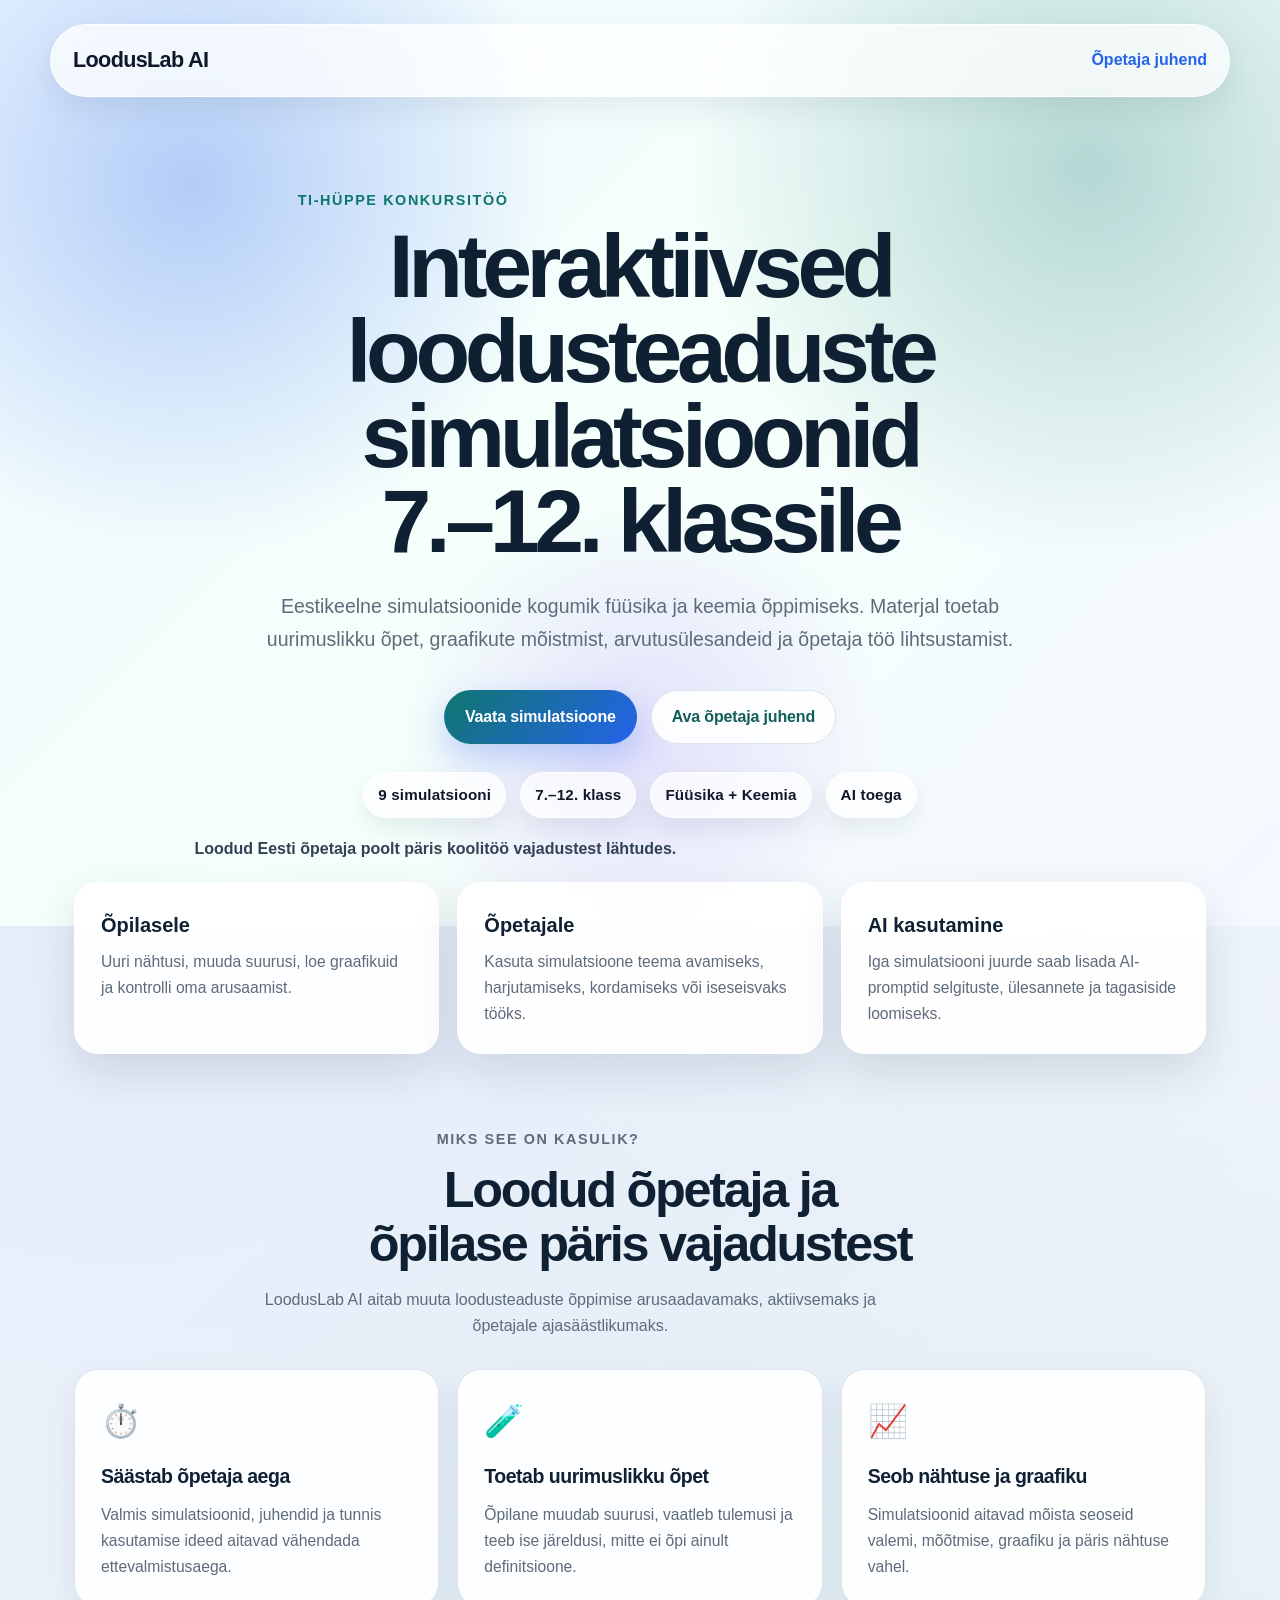
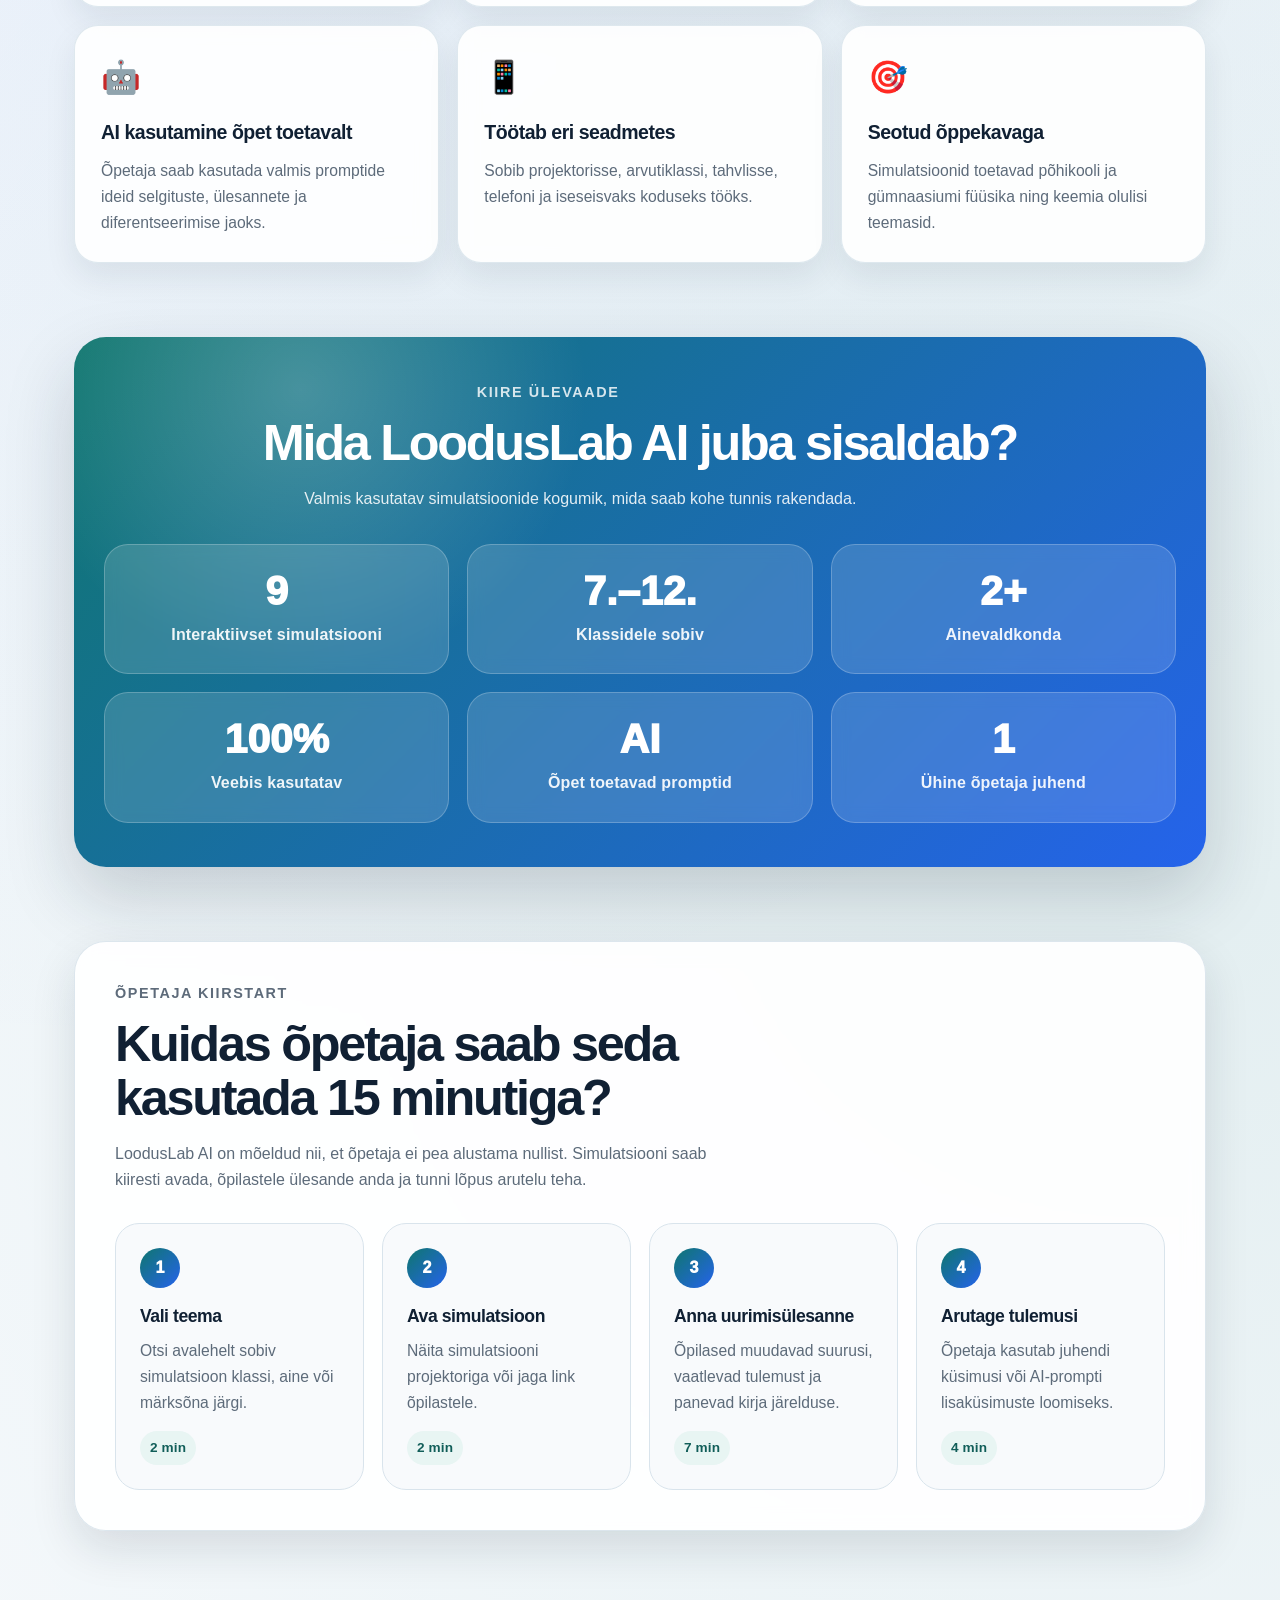
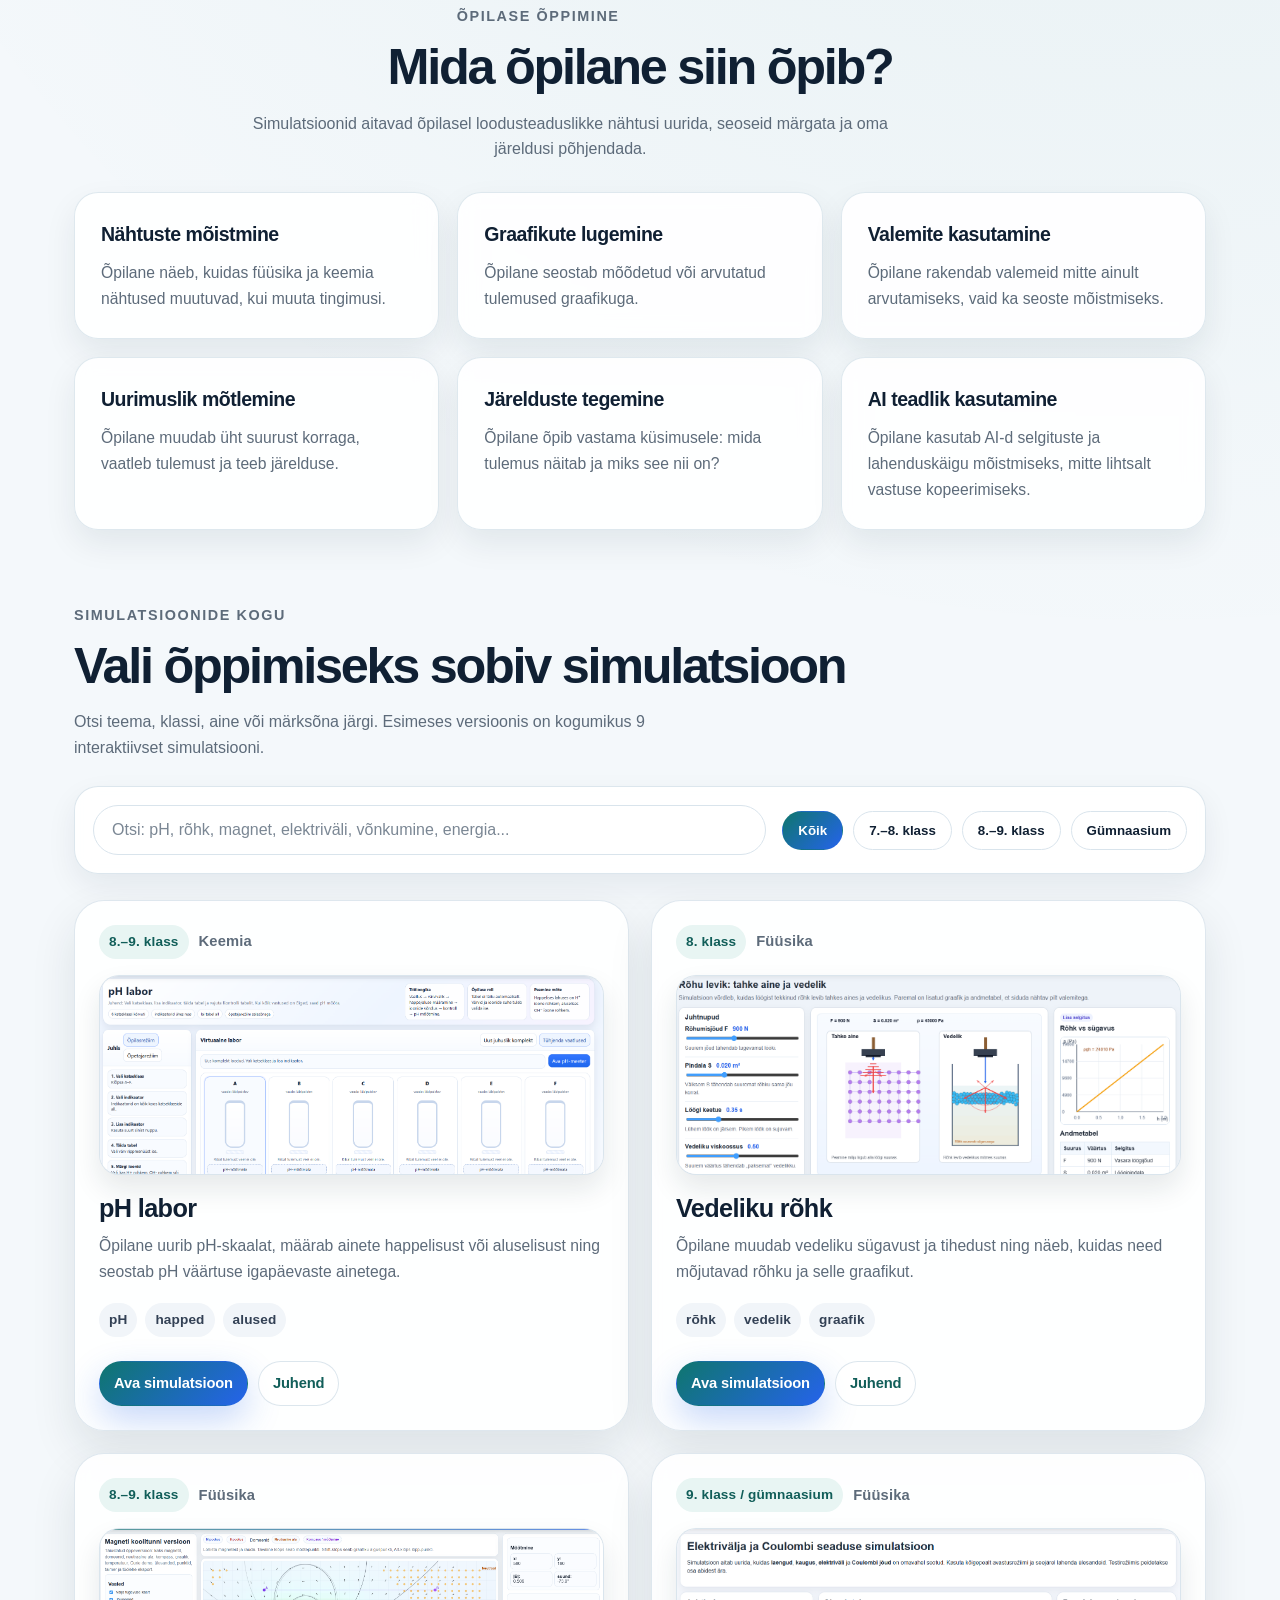
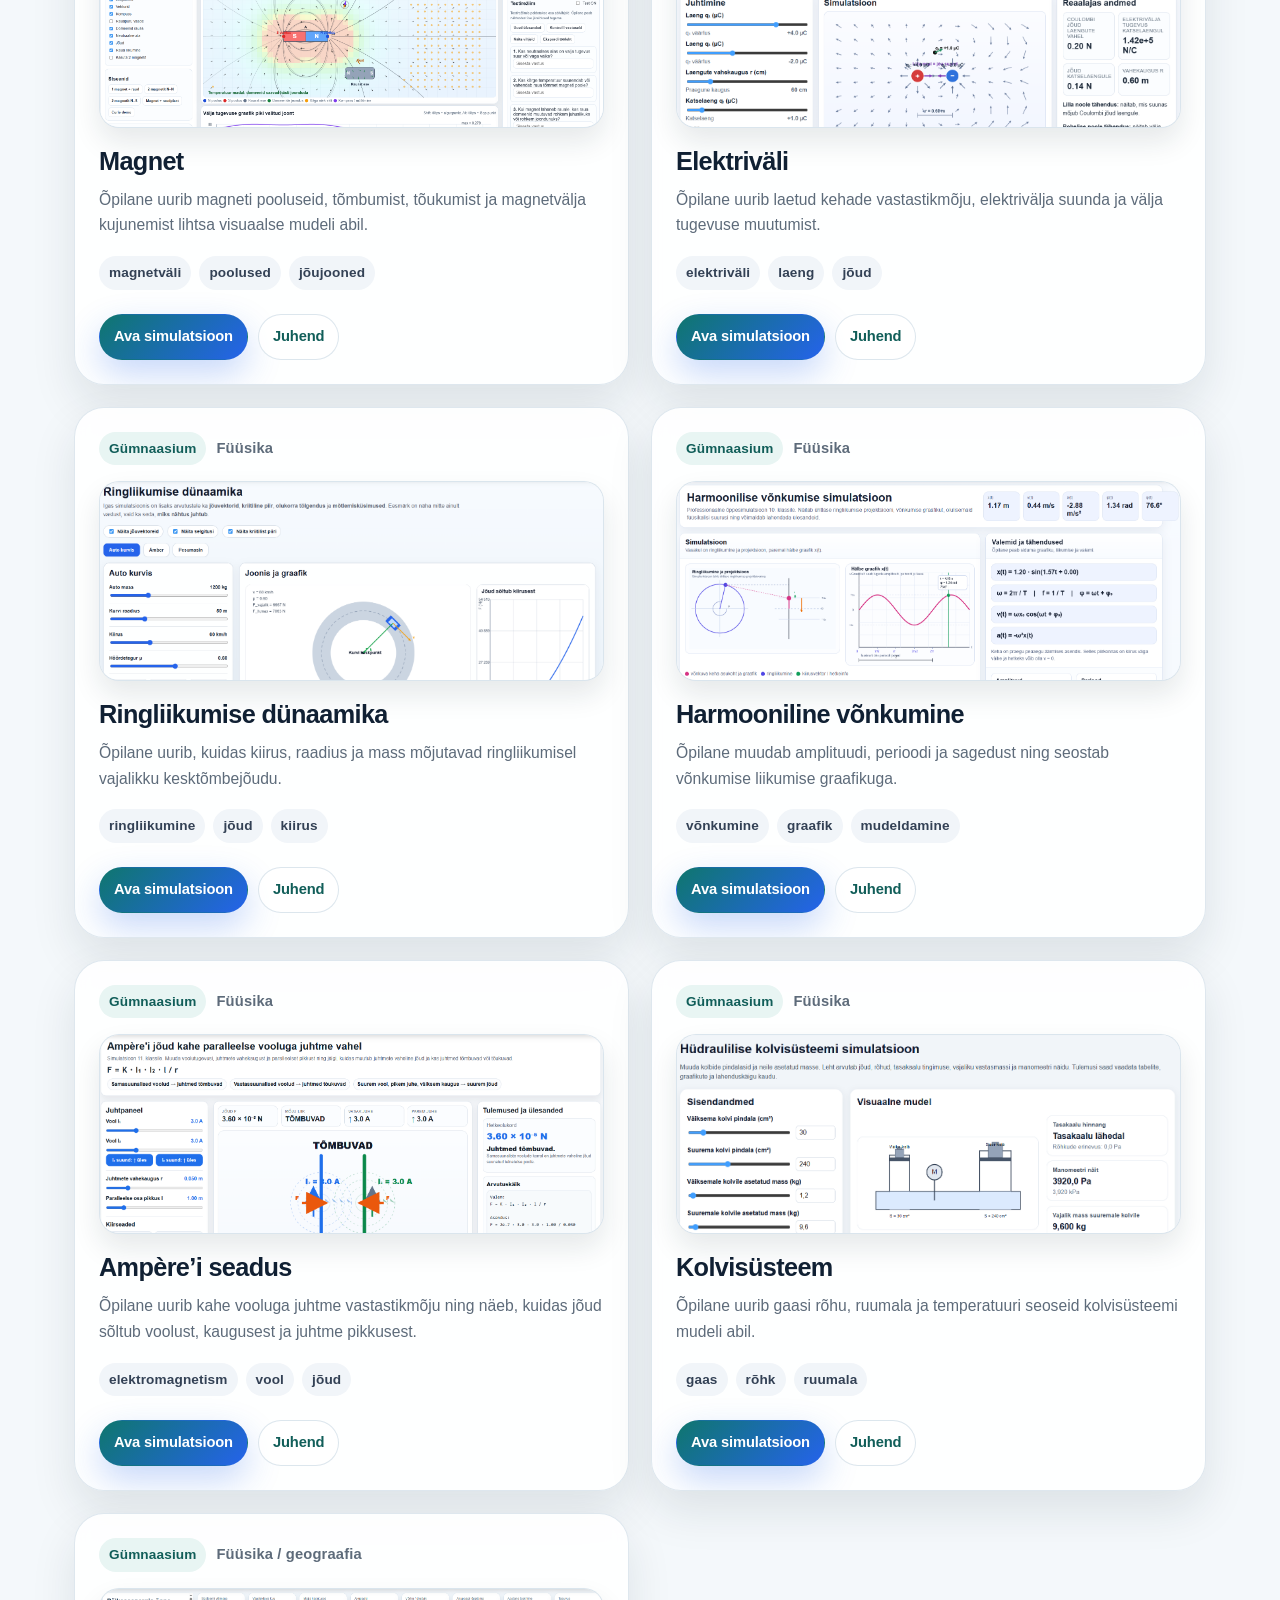
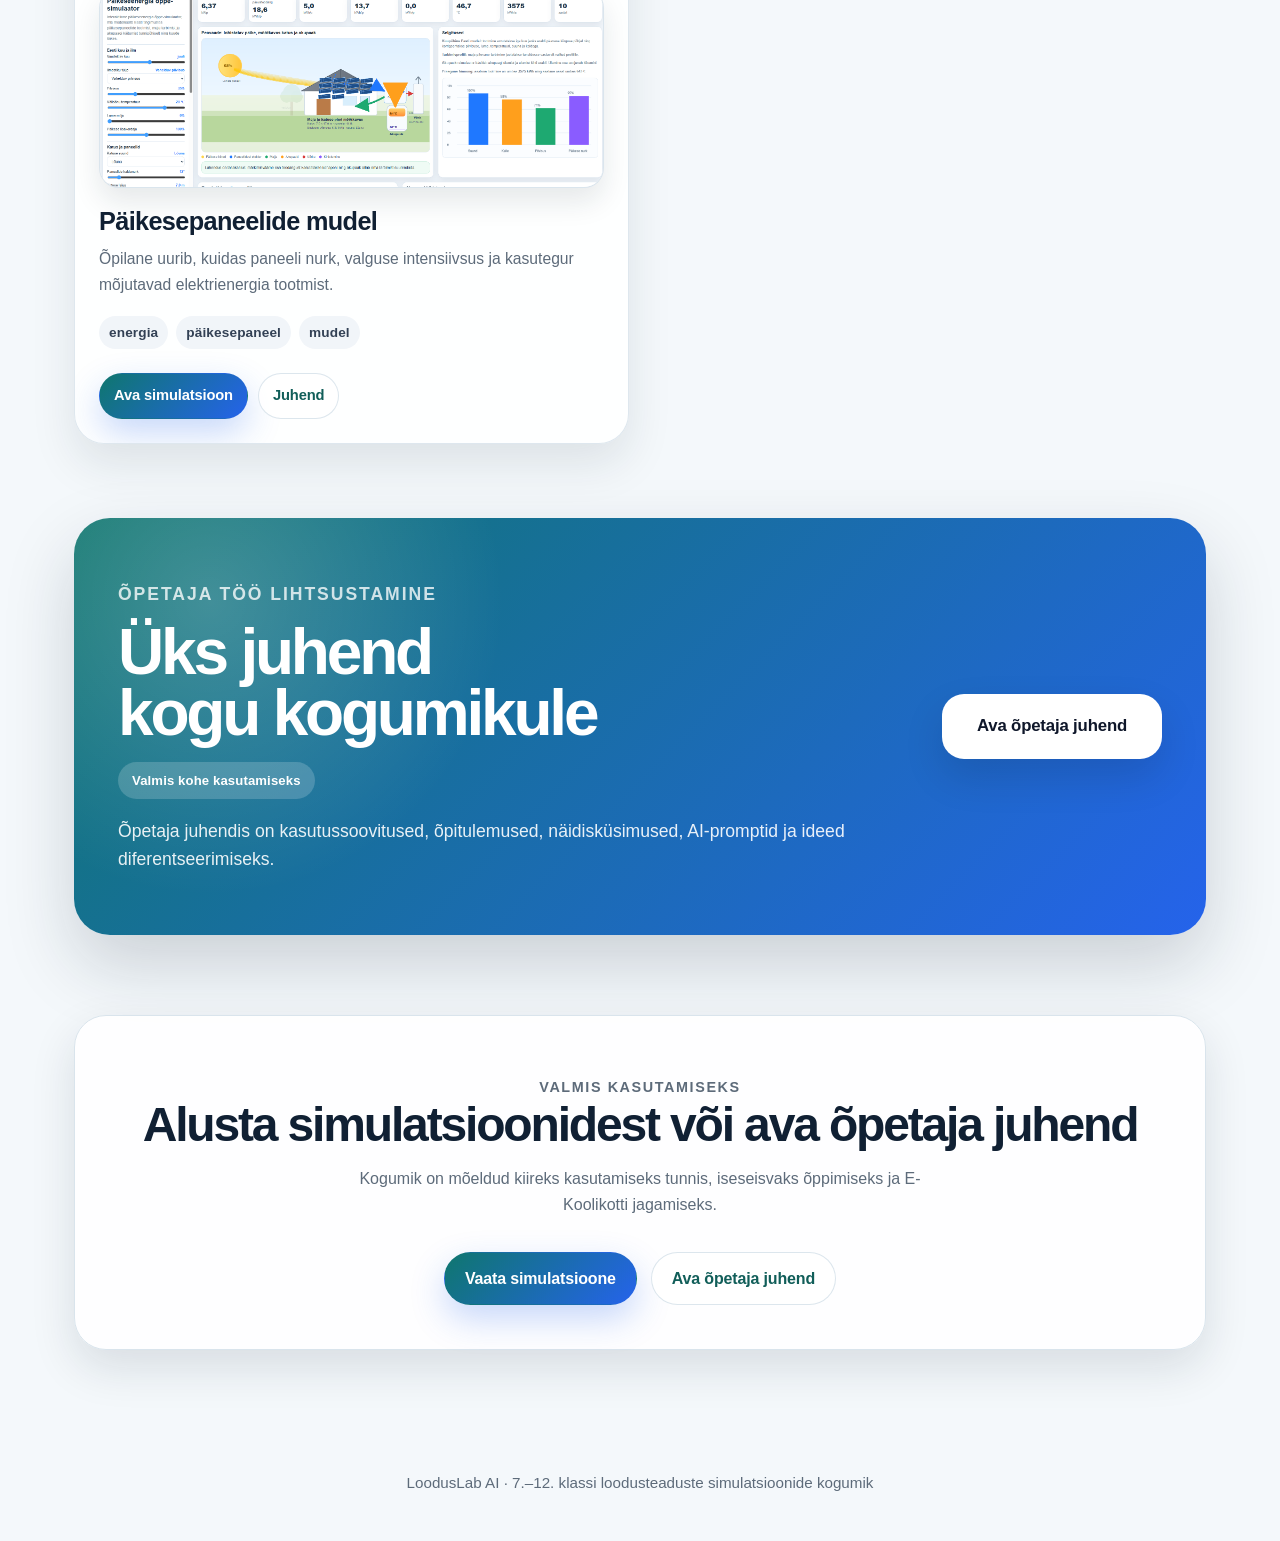
<file: index.html>
<!DOCTYPE html>
<html lang="et">
<head>
  <meta charset="UTF-8" />
  <meta name="viewport" content="width=device-width, initial-scale=1.0" />
  <title>LoodusLab AI</title>
  <link rel="stylesheet" href="styles.css" />
</head>
<body>

<header class="hero">
  <nav class="topbar">
    <div class="logo">LoodusLab AI</div>
    <a href="docs/opetaja-juhend.html" class="nav-link">Õpetaja juhend</a>
  </nav>

  <section class="hero-content">
    <p class="eyebrow">TI-Hüppe konkursitöö</p>
    <h1>Interaktiivsed loodusteaduste simulatsioonid 7.–12. klassile</h1>
    <p class="hero-text">
      Eestikeelne simulatsioonide kogumik füüsika ja keemia õppimiseks.
      Materjal toetab uurimuslikku õpet, graafikute mõistmist, arvutusülesandeid
      ja õpetaja töö lihtsustamist.
    </p>

    <div class="hero-actions">
      <a href="#simulatsioonid" class="btn primary">Vaata simulatsioone</a>
      <a href="docs/opetaja-juhend.html" class="btn secondary">Ava õpetaja juhend</a>
    </div>

    <div class="hero-mini-stats">
  <span>9 simulatsiooni</span>
  <span>7.–12. klass</span>
  <span>Füüsika + Keemia</span>
  <span>AI toega</span>
</div>

<p class="hero-trust">
  Loodud Eesti õpetaja poolt päris koolitöö vajadustest lähtudes.
</p>
  </section>
</header>

<main>

  <section class="intro">
    <div class="intro-card">
      <h2>Õpilasele</h2>
      <p>Uuri nähtusi, muuda suurusi, loe graafikuid ja kontrolli oma arusaamist.</p>
    </div>

    <div class="intro-card">
      <h2>Õpetajale</h2>
      <p>Kasuta simulatsioone teema avamiseks, harjutamiseks, kordamiseks või iseseisvaks tööks.</p>
    </div>

    <div class="intro-card">
      <h2>AI kasutamine</h2>
      <p>Iga simulatsiooni juurde saab lisada AI-promptid selgituste, ülesannete ja tagasiside loomiseks.</p>
    </div>
  </section>

<section class="benefits-section">
  <div class="section-heading center">
    <p class="eyebrow">Miks see on kasulik?</p>
    <h2>Loodud õpetaja ja õpilase päris vajadustest</h2>
    <p>
      LoodusLab AI aitab muuta loodusteaduste õppimise arusaadavamaks,
      aktiivsemaks ja õpetajale ajasäästlikumaks.
    </p>
  </div>

  <div class="benefits-grid">

    <article class="benefit-card">
      <div class="benefit-icon">⏱️</div>
      <h3>Säästab õpetaja aega</h3>
      <p>
        Valmis simulatsioonid, juhendid ja tunnis kasutamise ideed aitavad
        vähendada ettevalmistusaega.
      </p>
    </article>

    <article class="benefit-card">
      <div class="benefit-icon">🧪</div>
      <h3>Toetab uurimuslikku õpet</h3>
      <p>
        Õpilane muudab suurusi, vaatleb tulemusi ja teeb ise järeldusi,
        mitte ei õpi ainult definitsioone.
      </p>
    </article>

    <article class="benefit-card">
      <div class="benefit-icon">📈</div>
      <h3>Seob nähtuse ja graafiku</h3>
      <p>
        Simulatsioonid aitavad mõista seoseid valemi, mõõtmise,
        graafiku ja päris nähtuse vahel.
      </p>
    </article>

    <article class="benefit-card">
      <div class="benefit-icon">🤖</div>
      <h3>AI kasutamine õpet toetavalt</h3>
      <p>
        Õpetaja saab kasutada valmis promptide ideid selgituste,
        ülesannete ja diferentseerimise jaoks.
      </p>
    </article>

    <article class="benefit-card">
      <div class="benefit-icon">📱</div>
      <h3>Töötab eri seadmetes</h3>
      <p>
        Sobib projektorisse, arvutiklassi, tahvlisse,
        telefoni ja iseseisvaks koduseks tööks.
      </p>
    </article>

    <article class="benefit-card">
      <div class="benefit-icon">🎯</div>
      <h3>Seotud õppekavaga</h3>
      <p>
        Simulatsioonid toetavad põhikooli ja gümnaasiumi
        füüsika ning keemia olulisi teemasid.
      </p>
    </article>

  </div>
</section>

<section class="stats-section">
  <div class="stats-wrap">

    <div class="stats-heading">
      <p class="eyebrow">Kiire ülevaade</p>
      <h2>Mida LoodusLab AI juba sisaldab?</h2>
      <p>
        Valmis kasutatav simulatsioonide kogumik, mida saab kohe tunnis rakendada.
      </p>
    </div>

    <div class="stats-grid">

      <article class="stat-card">
        <div class="stat-number">9</div>
        <div class="stat-label">Interaktiivset simulatsiooni</div>
      </article>

      <article class="stat-card">
        <div class="stat-number">7.–12.</div>
        <div class="stat-label">Klassidele sobiv</div>
      </article>

      <article class="stat-card">
        <div class="stat-number">2+</div>
        <div class="stat-label">Ainevaldkonda</div>
      </article>

      <article class="stat-card">
        <div class="stat-number">100%</div>
        <div class="stat-label">Veebis kasutatav</div>
      </article>

      <article class="stat-card">
        <div class="stat-number">AI</div>
        <div class="stat-label">Õpet toetavad promptid</div>
      </article>

      <article class="stat-card">
        <div class="stat-number">1</div>
        <div class="stat-label">Ühine õpetaja juhend</div>
      </article>

    </div>

  </div>
</section>


<section class="teacher-quickstart">
  <div class="quickstart-content">
    <p class="eyebrow">Õpetaja kiirstart</p>
    <h2>Kuidas õpetaja saab seda kasutada 15 minutiga?</h2>
    <p>
      LoodusLab AI on mõeldud nii, et õpetaja ei pea alustama nullist.
      Simulatsiooni saab kiiresti avada, õpilastele ülesande anda ja tunni lõpus arutelu teha.
    </p>
  </div>

  <div class="quickstart-steps">

    <article class="quickstep-card">
      <div class="step-number">1</div>
      <h3>Vali teema</h3>
      <p>
        Otsi avalehelt sobiv simulatsioon klassi, aine või märksõna järgi.
      </p>
      <span class="step-time">2 min</span>
    </article>

    <article class="quickstep-card">
      <div class="step-number">2</div>
      <h3>Ava simulatsioon</h3>
      <p>
        Näita simulatsiooni projektoriga või jaga link õpilastele.
      </p>
      <span class="step-time">2 min</span>
    </article>

    <article class="quickstep-card">
      <div class="step-number">3</div>
      <h3>Anna uurimisülesanne</h3>
      <p>
        Õpilased muudavad suurusi, vaatlevad tulemust ja panevad kirja järelduse.
      </p>
      <span class="step-time">7 min</span>
    </article>

    <article class="quickstep-card">
      <div class="step-number">4</div>
      <h3>Arutage tulemusi</h3>
      <p>
        Õpetaja kasutab juhendi küsimusi või AI-prompti lisaküsimuste loomiseks.
      </p>
      <span class="step-time">4 min</span>
    </article>

  </div>
</section>



<section class="learning-section">
  <div class="section-heading center">
    <p class="eyebrow">Õpilase õppimine</p>
    <h2>Mida õpilane siin õpib?</h2>
    <p>
      Simulatsioonid aitavad õpilasel loodusteaduslikke nähtusi uurida,
      seoseid märgata ja oma järeldusi põhjendada.
    </p>
  </div>

  <div class="learning-grid">

    <article class="learning-card">
      <h3>Nähtuste mõistmine</h3>
      <p>Õpilane näeb, kuidas füüsika ja keemia nähtused muutuvad, kui muuta tingimusi.</p>
    </article>

    <article class="learning-card">
      <h3>Graafikute lugemine</h3>
      <p>Õpilane seostab mõõdetud või arvutatud tulemused graafikuga.</p>
    </article>

    <article class="learning-card">
      <h3>Valemite kasutamine</h3>
      <p>Õpilane rakendab valemeid mitte ainult arvutamiseks, vaid ka seoste mõistmiseks.</p>
    </article>

    <article class="learning-card">
      <h3>Uurimuslik mõtlemine</h3>
      <p>Õpilane muudab üht suurust korraga, vaatleb tulemust ja teeb järelduse.</p>
    </article>

    <article class="learning-card">
      <h3>Järelduste tegemine</h3>
      <p>Õpilane õpib vastama küsimusele: mida tulemus näitab ja miks see nii on?</p>
    </article>

    <article class="learning-card">
      <h3>AI teadlik kasutamine</h3>
      <p>Õpilane kasutab AI-d selgituste ja lahenduskäigu mõistmiseks, mitte lihtsalt vastuse kopeerimiseks.</p>
    </article>

  </div>
</section>


  <section id="simulatsioonid" class="sim-section">
    <div class="section-heading">
      <p class="eyebrow">Simulatsioonide kogu</p>
      <h2>Vali õppimiseks sobiv simulatsioon</h2>
      <p>
        Otsi teema, klassi, aine või märksõna järgi. Esimeses versioonis on kogumikus 9 interaktiivset simulatsiooni.
      </p>
    </div>

    <div class="controls">
      <input
        type="text"
        id="searchInput"
        placeholder="Otsi: pH, rõhk, magnet, elektriväli, võnkumine, energia..."
      />

      <div class="filters">
        <button class="filter-btn active" data-filter="all">Kõik</button>
        <button class="filter-btn" data-filter="7-8">7.–8. klass</button>
        <button class="filter-btn" data-filter="9">8.–9. klass</button>
        <button class="filter-btn" data-filter="gym">Gümnaasium</button>
      </div>
    </div>

    <div class="cards" id="simulationCards">

      <article class="sim-card" data-grade="9" data-search="ph labor happed alused aluseline happeline neutraalne indikaator keemia 8 9 klass">
        <div class="card-top">
          <span class="badge">8.–9. klass</span>
          <span class="subject">Keemia</span>
        </div>
        <img 
          src="assets/screenshots/ph-labor.png" 
          alt="pH labori simulatsiooni ekraanipilt" 
          class="sim-preview"
          loading="lazy"
        />
        <h3>pH labor</h3>
        <p>
          Õpilane uurib pH-skaalat, määrab ainete happelisust või aluselisust
          ning seostab pH väärtuse igapäevaste ainetega.
        </p>
        <div class="tags">
          <span>pH</span>
          <span>happed</span>
          <span>alused</span>
        </div>
        <div class="card-actions">
          <a href="simulations/ph-labor.html" class="btn small primary">Ava simulatsioon</a>
          <a href="docs/opetaja-juhend.html#ph" class="btn small secondary">Juhend</a>
        </div>
      </article>

      <article class="sim-card" data-grade="7-8" data-search="vedeliku rõhk rõhk vedelikes sügavus tihedus füüsika 8 klass graafik">
        <div class="card-top">
          <span class="badge">8. klass</span>
          <span class="subject">Füüsika</span>
        </div>

        <img 
          src="assets/screenshots/vedeliku-rohk.png" 
          alt="pH labori simulatsiooni ekraanipilt" 
          class="sim-preview"
          loading="lazy"
        />
        <h3>Vedeliku rõhk</h3>
        <p>
          Õpilane muudab vedeliku sügavust ja tihedust ning näeb,
          kuidas need mõjutavad rõhku ja selle graafikut.
        </p>
        <div class="tags">
          <span>rõhk</span>
          <span>vedelik</span>
          <span>graafik</span>
        </div>
        <div class="card-actions">
          <a href="simulations/vedeliku-rohk.html" class="btn small primary">Ava simulatsioon</a>
          <a href="docs/opetaja-juhend.html#rohk" class="btn small secondary">Juhend</a>
        </div>
      </article>

      <article class="sim-card" data-grade="9" data-search="magnet magnetväli püsimagnet poolus põhja lõuna tõmbumine tõukumine jõujooned füüsika 8 9 klass">
        <div class="card-top">
          <span class="badge">8.–9. klass</span>
          <span class="subject">Füüsika</span>
        </div>
        <img 
          src="assets/screenshots/magnet.png" 
          alt="Magnet simulatsiooni ekraanipilt" 
          class="sim-preview"
          loading="lazy"
        />
        <h3>Magnet</h3>
        <p>
          Õpilane uurib magneti pooluseid, tõmbumist, tõukumist ja magnetvälja
          kujunemist lihtsa visuaalse mudeli abil.
        </p>
        <div class="tags">
          <span>magnetväli</span>
          <span>poolused</span>
          <span>jõujooned</span>
        </div>
        <div class="card-actions">
          <a href="simulations/magnet.html" class="btn small primary">Ava simulatsioon</a>
          <a href="docs/opetaja-juhend.html#magnet" class="btn small secondary">Juhend</a>
        </div>
      </article>

      <article class="sim-card" data-grade="gym" data-search="elektriväli elektrivali laeng elektrijõud väli jõujooned füüsika gümnaasium 9 10 11 12 klass">
        <div class="card-top">
          <span class="badge">9. klass / gümnaasium</span>
          <span class="subject">Füüsika</span>
        </div>
        <img 
          src="assets/screenshots/elektrivali.png" 
          alt="Elektrivälja simulatsiooni ekraanipilt" 
          class="sim-preview"
          loading="lazy"
        />
        <h3>Elektriväli</h3>
        <p>
          Õpilane uurib laetud kehade vastastikmõju, elektrivälja suunda
          ja välja tugevuse muutumist.
        </p>
        <div class="tags">
          <span>elektriväli</span>
          <span>laeng</span>
          <span>jõud</span>
        </div>
        <div class="card-actions">
          <a href="simulations/elektrivali.html" class="btn small primary">Ava simulatsioon</a>
          <a href="docs/opetaja-juhend.html#elektrivali" class="btn small secondary">Juhend</a>
        </div>
      </article>

      <article class="sim-card" data-grade="gym" data-search="ringliikumise dünaamika ringliikumine kesktõmbejõud nurkkiirus joonkiirus raadius mass füüsika gümnaasium">
        <div class="card-top">
          <span class="badge">Gümnaasium</span>
          <span class="subject">Füüsika</span>
        </div>
        <img 
          src="assets/screenshots/ringliikumisedunaamika.png" 
          alt="Ringliikumise dünaamika simulatsiooni ekraanipilt" 
          class="sim-preview"
          loading="lazy"
        />
        <h3>Ringliikumise dünaamika</h3>
        <p>
          Õpilane uurib, kuidas kiirus, raadius ja mass mõjutavad ringliikumisel
          vajalikku kesktõmbejõudu.
        </p>
        <div class="tags">
          <span>ringliikumine</span>
          <span>jõud</span>
          <span>kiirus</span>
        </div>
        <div class="card-actions">
          <a href="simulations/ringliikumisedunaamika.html" class="btn small primary">Ava simulatsioon</a>
          <a href="docs/opetaja-juhend.html#ringliikumine" class="btn small secondary">Juhend</a>
        </div>
      </article>

      <article class="sim-card" data-grade="gym" data-search="harmooniline võnkumine periood sagedus amplituud füüsika gümnaasium 10 11 klass graafik">
        <div class="card-top">
          <span class="badge">Gümnaasium</span>
          <span class="subject">Füüsika</span>
        </div>
        <img 
          src="assets/screenshots/harmooniline-vonkumine.png" 
          alt="Harmoonilise võnkumise simulatsiooni ekraanipilt" 
          class="sim-preview"
          loading="lazy"
        />
        <h3>Harmooniline võnkumine</h3>
        <p>
          Õpilane muudab amplituudi, perioodi ja sagedust ning seostab
          võnkumise liikumise graafikuga.
        </p>
        <div class="tags">
          <span>võnkumine</span>
          <span>graafik</span>
          <span>mudeldamine</span>
        </div>
        <div class="card-actions">
          <a href="simulations/harmooniline-vonkumine.html" class="btn small primary">Ava simulatsioon</a>
          <a href="docs/opetaja-juhend.html#vonkumine" class="btn small secondary">Juhend</a>
        </div>
      </article>

      <article class="sim-card" data-grade="gym" data-search="ampere seadus amper elektromagnetism kaks juhet vool jõud füüsika gümnaasium 11 12 klass">
        <div class="card-top">
          <span class="badge">Gümnaasium</span>
          <span class="subject">Füüsika</span>
        </div>
        <img 
          src="assets/screenshots/ampere-seadus.png" 
          alt="Ampère’i seaduse simulatsiooni ekraanipilt" 
          class="sim-preview"
          loading="lazy"
        />
        <h3>Ampère’i seadus</h3>
        <p>
          Õpilane uurib kahe vooluga juhtme vastastikmõju ning näeb,
          kuidas jõud sõltub voolust, kaugusest ja juhtme pikkusest.
        </p>
        <div class="tags">
          <span>elektromagnetism</span>
          <span>vool</span>
          <span>jõud</span>
        </div>
        <div class="card-actions">
          <a href="simulations/ampere-seadus.html" class="btn small primary">Ava simulatsioon</a>
          <a href="docs/opetaja-juhend.html#ampere" class="btn small secondary">Juhend</a>
        </div>
      </article>

      <article class="sim-card" data-grade="gym" data-search="kolvisüsteem kolvisysteem gaas rõhk ruumala temperatuur energia termodünaamika füüsika gümnaasium">
        <div class="card-top">
          <span class="badge">Gümnaasium</span>
          <span class="subject">Füüsika</span>
        </div>
        <img 
          src="assets/screenshots/kolvisysteem.png" 
          alt="Kolvisüsteemi simulatsiooni ekraanipilt" 
          class="sim-preview"
          loading="lazy"
        />
        <h3>Kolvisüsteem</h3>
        <p>
          Õpilane uurib gaasi rõhu, ruumala ja temperatuuri seoseid
          kolvisüsteemi mudeli abil.
        </p>
        <div class="tags">
          <span>gaas</span>
          <span>rõhk</span>
          <span>ruumala</span>
        </div>
        <div class="card-actions">
          <a href="simulations/kolvisysteem.html" class="btn small primary">Ava simulatsioon</a>
          <a href="docs/opetaja-juhend.html#kolvisysteem" class="btn small secondary">Juhend</a>
        </div>
      </article>

      <article class="sim-card" data-grade="gym" data-search="solar panels päikesepaneel päikeseenergia taastuvenergia energia füüsika geograafia gümnaasium">
        <div class="card-top">
          <span class="badge">Gümnaasium</span>
          <span class="subject">Füüsika / geograafia</span>
        </div>
        <img 
          src="assets/screenshots/solarpanels.png" 
          alt="Päikesepaneelide mudeli simulatsiooni ekraanipilt" 
          class="sim-preview"
          loading="lazy"
        />
        <h3>Päikesepaneelide mudel</h3>
        <p>
          Õpilane uurib, kuidas paneeli nurk, valguse intensiivsus ja kasutegur
          mõjutavad elektrienergia tootmist.
        </p>
        <div class="tags">
          <span>energia</span>
          <span>päikesepaneel</span>
          <span>mudel</span>
        </div>
        <div class="card-actions">
          <a href="simulations/solarpanels.html" class="btn small primary">Ava simulatsioon</a>
          <a href="docs/opetaja-juhend.html#solarpanels" class="btn small secondary">Juhend</a>
        </div>
      </article>

    </div>

    <p id="noResults" class="no-results hidden">Ühtegi simulatsiooni ei leitud.</p>
  </section>

  <section class="teacher-box">
    <div>
      <p class="eyebrow">Õpetaja töö lihtsustamine</p>
      <h2>Üks juhend kogu kogumikule</h2>
<span class="ready-pill">Valmis kohe kasutamiseks</span>
      <p>
        Õpetaja juhendis on kasutussoovitused, õpitulemused, näidisküsimused,
        AI-promptid ja ideed diferentseerimiseks.
      </p>
    </div>
    <a href="docs/opetaja-juhend.html" class="btn primary">Ava õpetaja juhend</a>
  </section>

  <section class="final-cta">
  <p class="eyebrow">Valmis kasutamiseks</p>
  <h2>Alusta simulatsioonidest või ava õpetaja juhend</h2>
  <p>
    Kogumik on mõeldud kiireks kasutamiseks tunnis, iseseisvaks õppimiseks
    ja E-Koolikotti jagamiseks.
  </p>

  <div class="hero-actions">
    <a href="#simulatsioonid" class="btn primary">Vaata simulatsioone</a>
    <a href="docs/opetaja-juhend.html" class="btn secondary">Ava õpetaja juhend</a>
  </div>
</section>

</main>

<footer>
  <p>LoodusLab AI · 7.–12. klassi loodusteaduste simulatsioonide kogumik</p>
</footer>

<script src="app.js"></script>
<div id="toast" class="toast">Kopeeritud!</div>
</body>
</html>
</file>
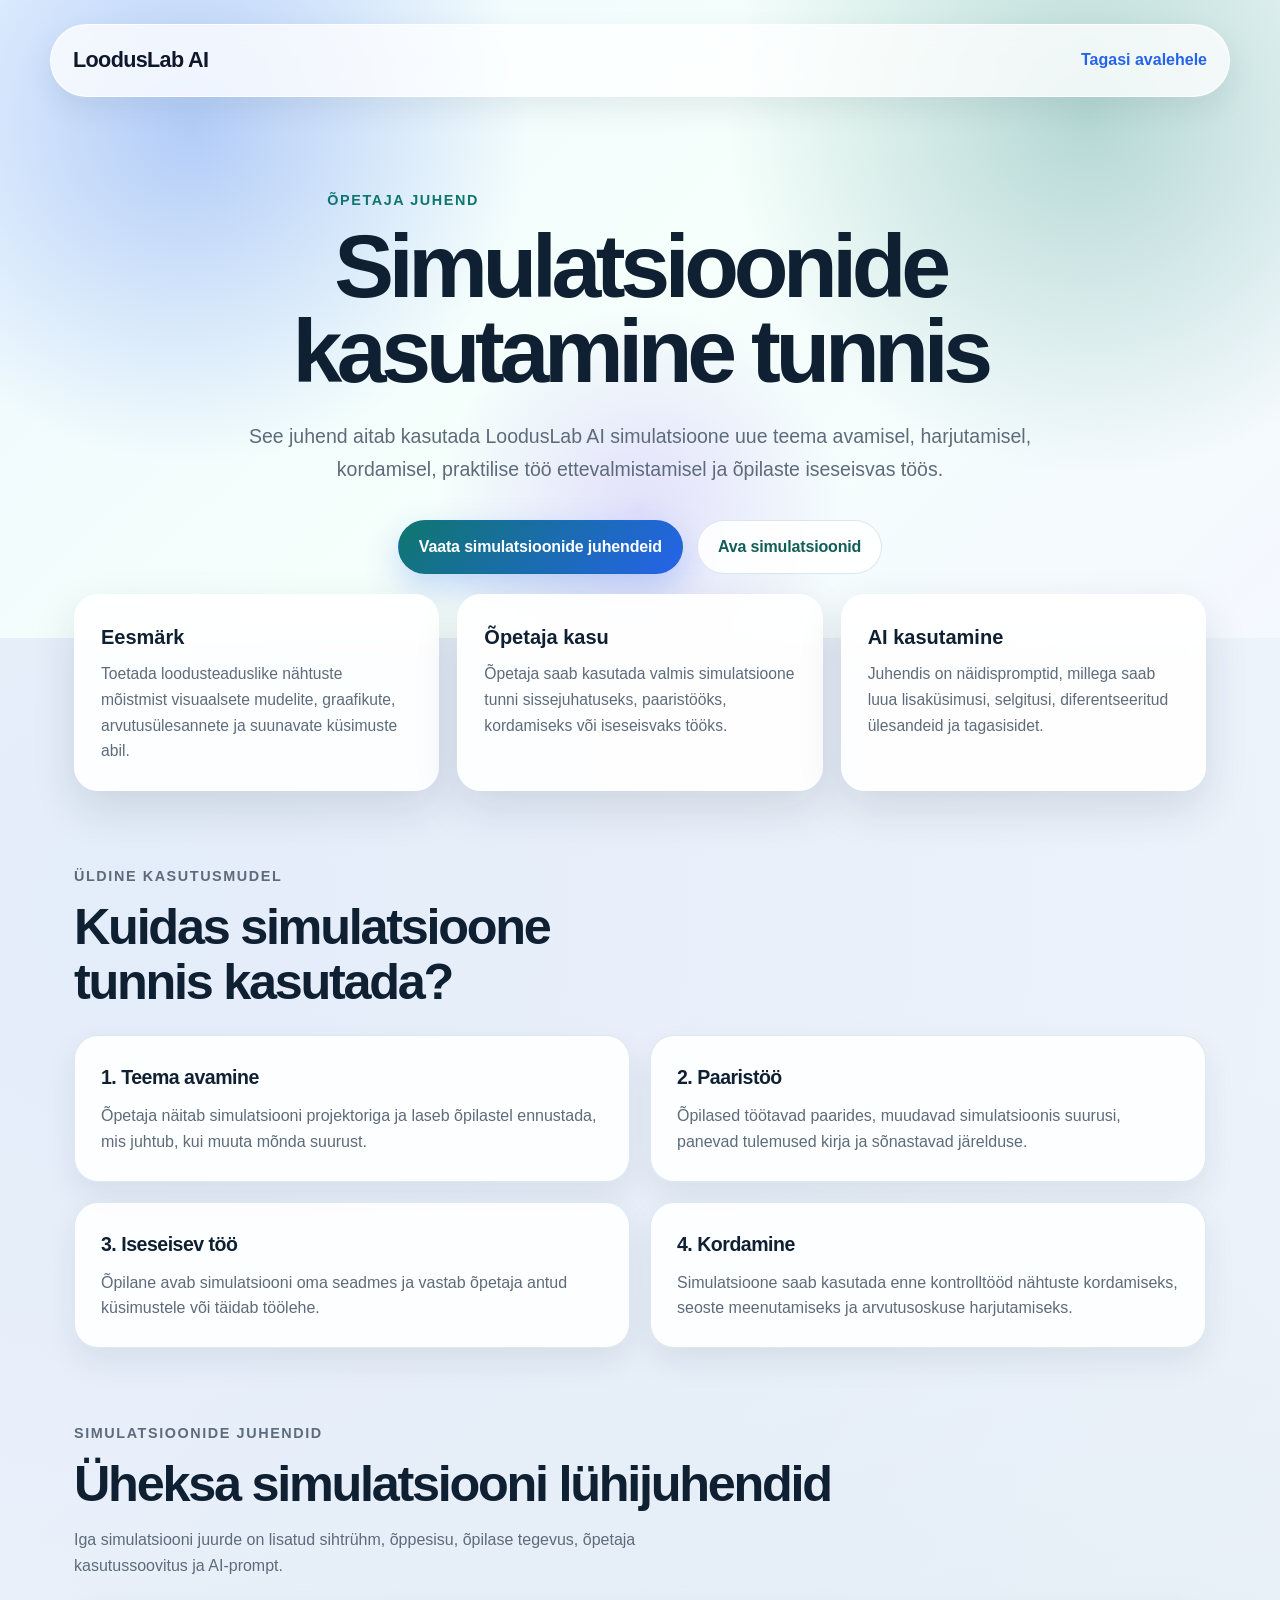
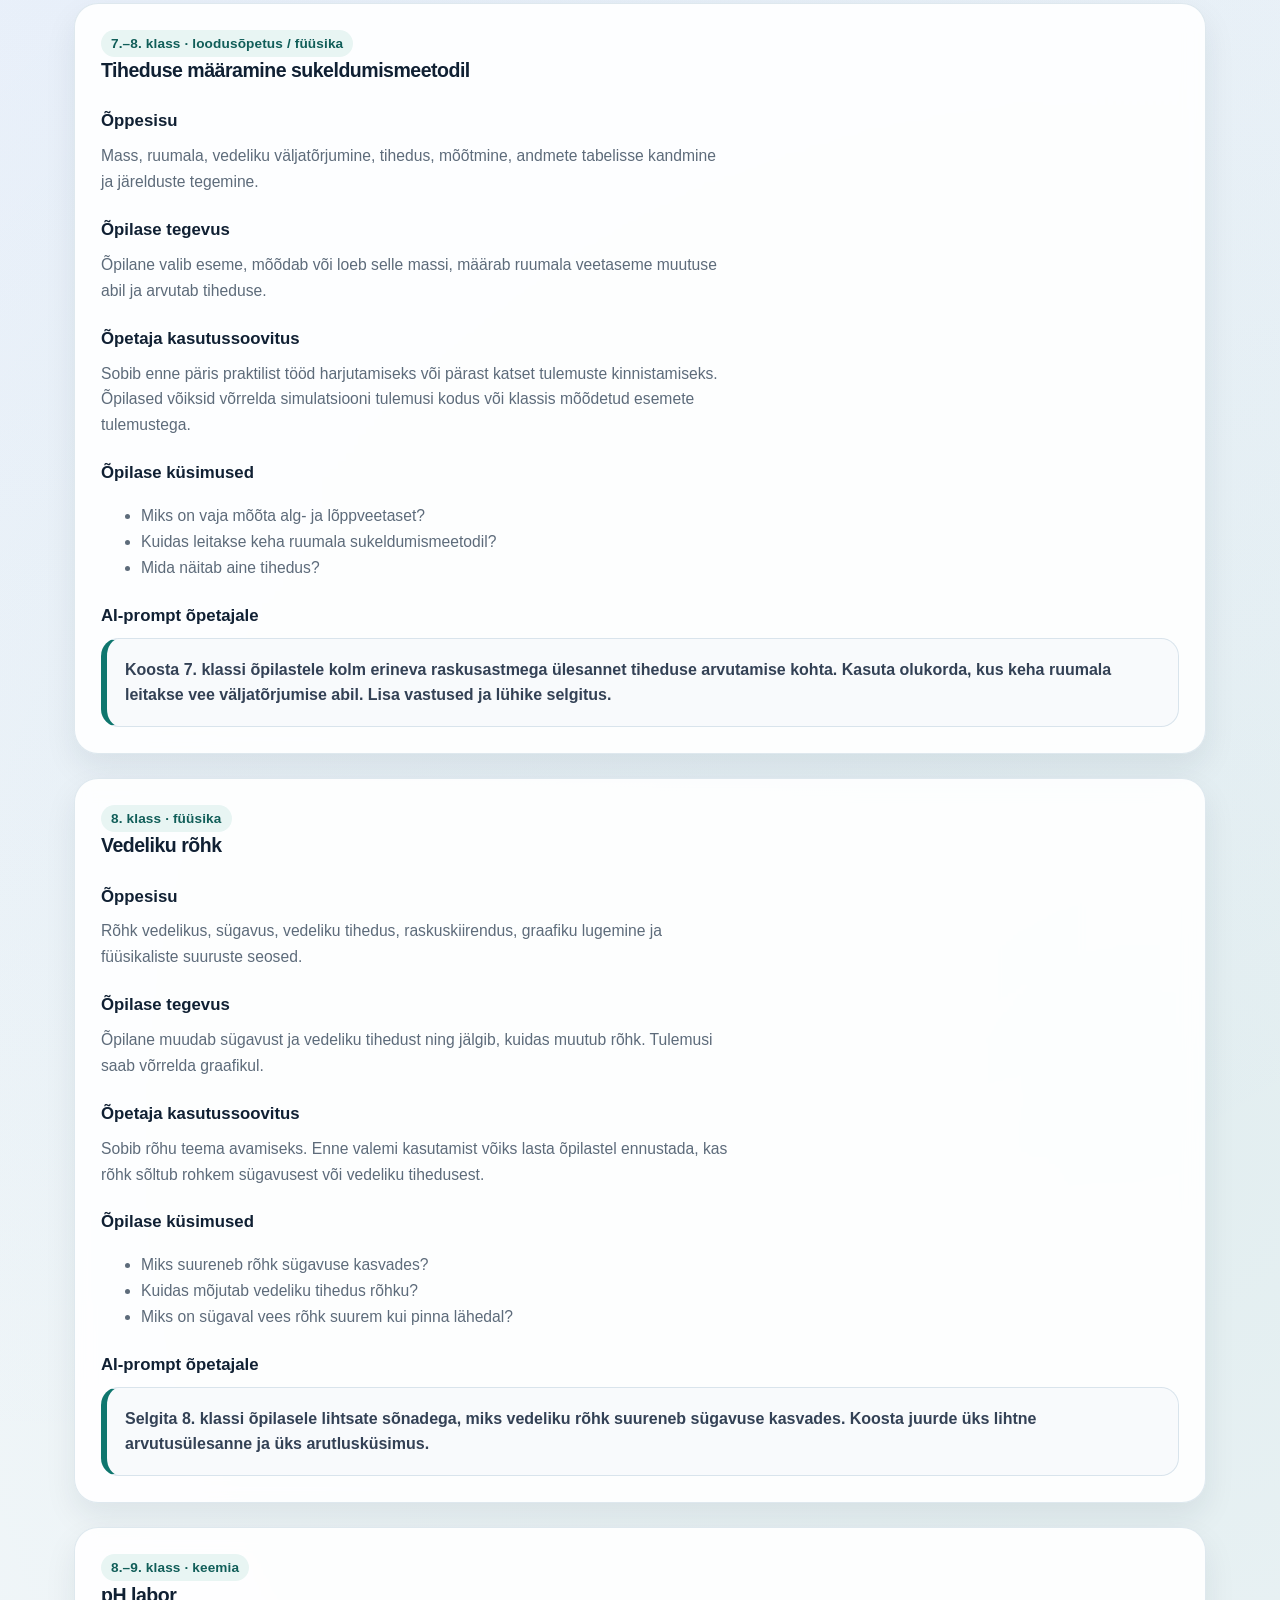
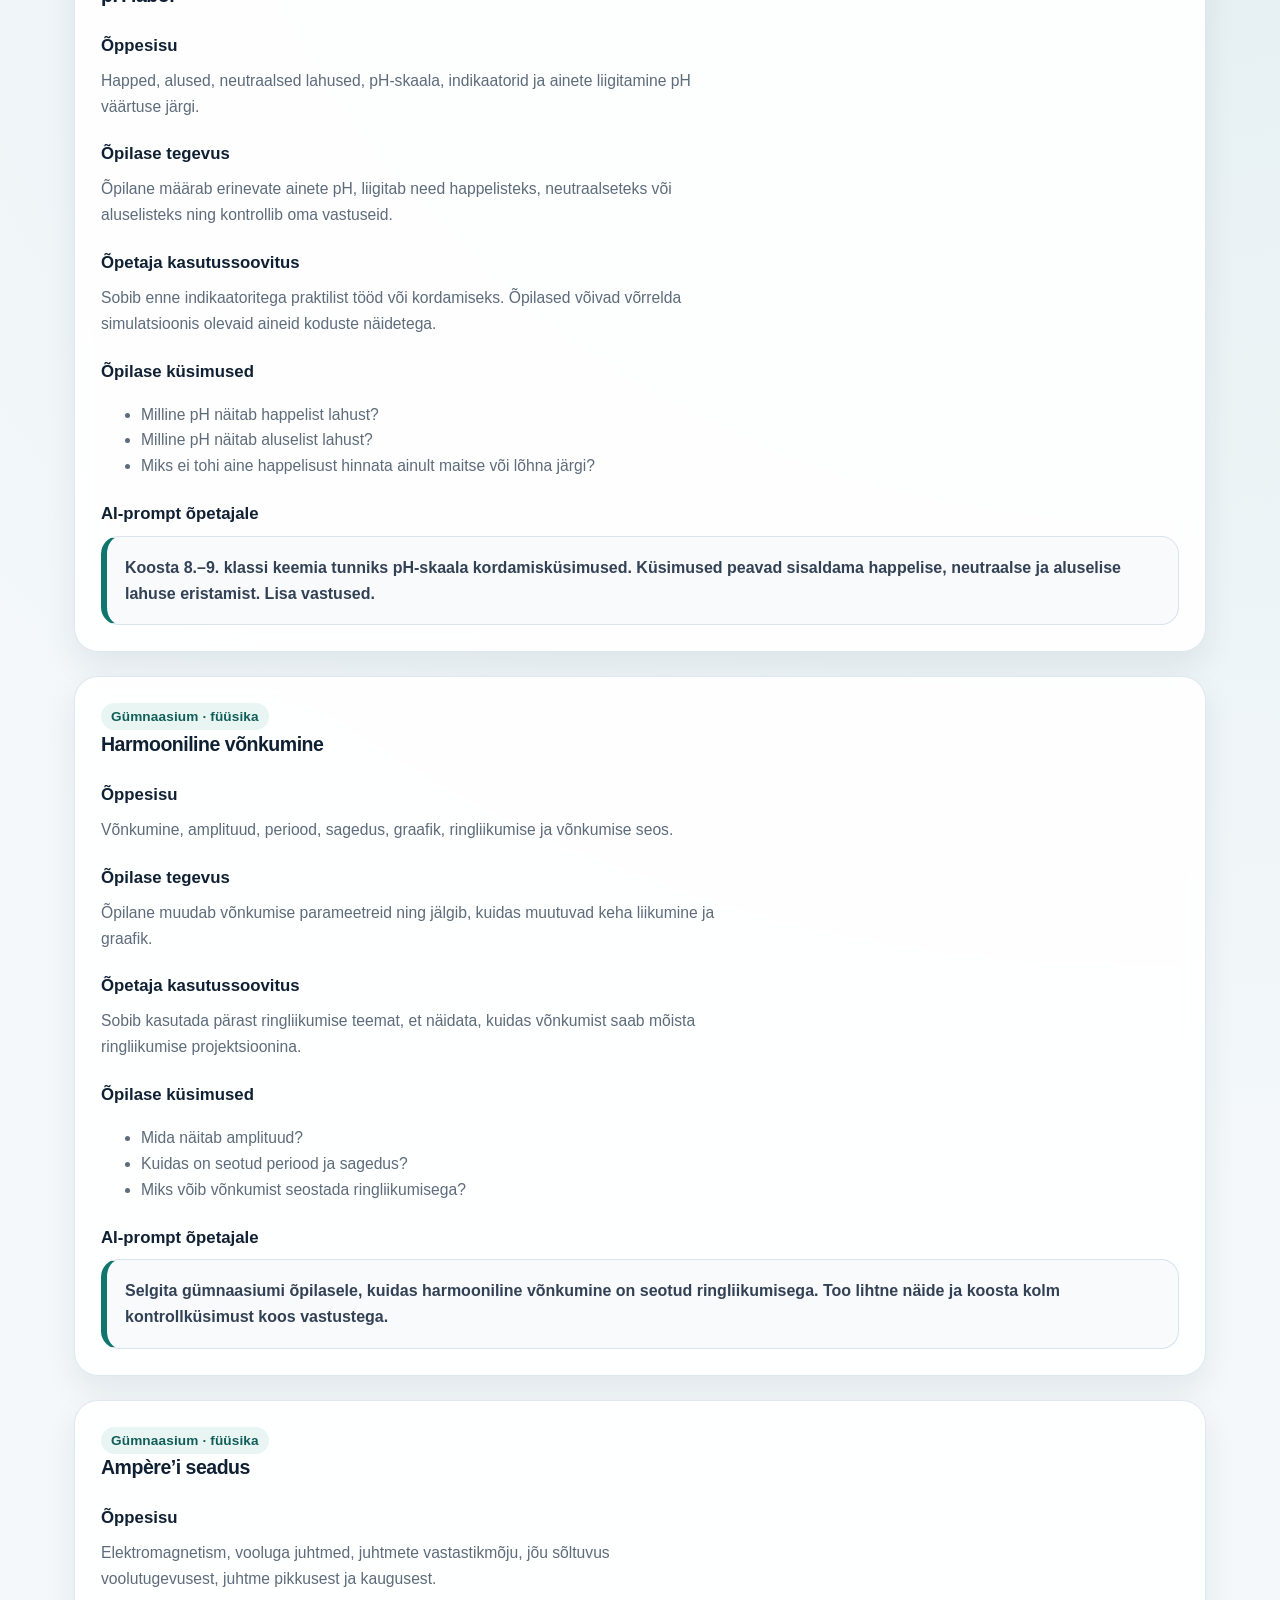
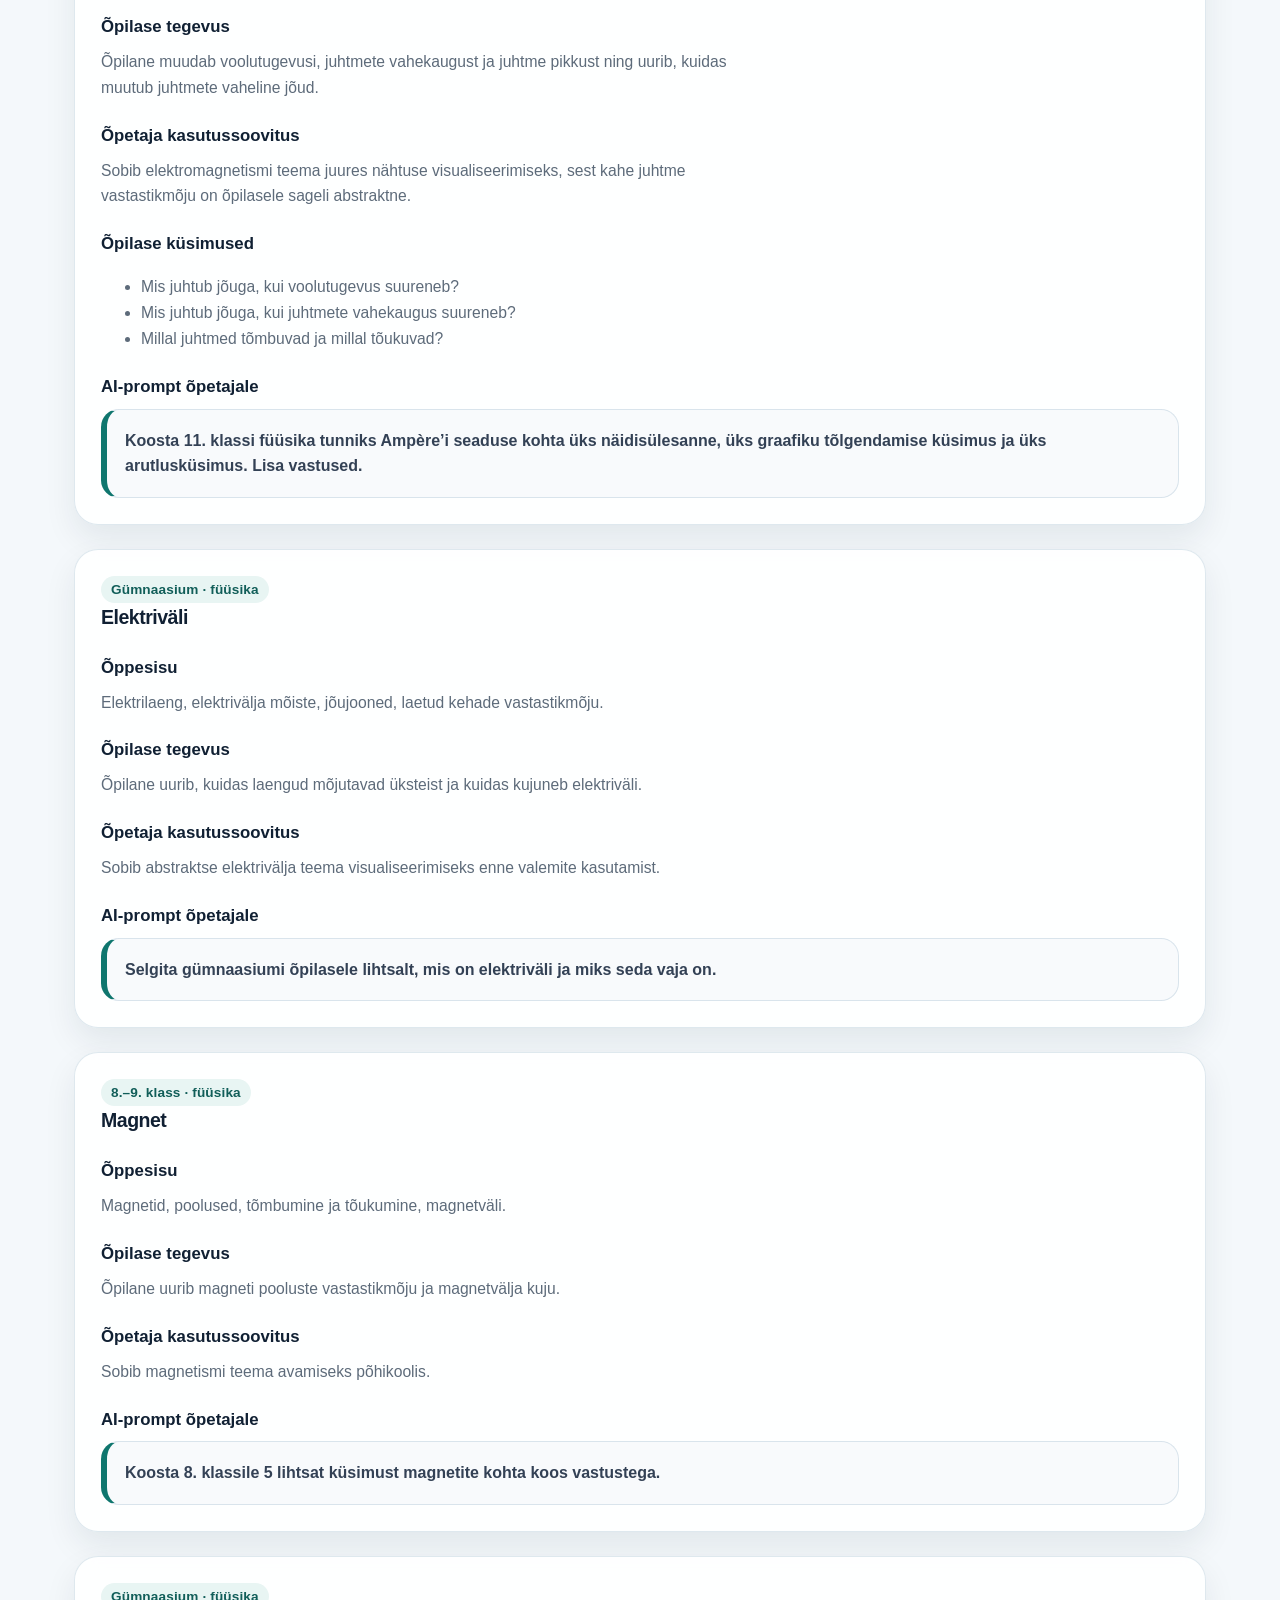
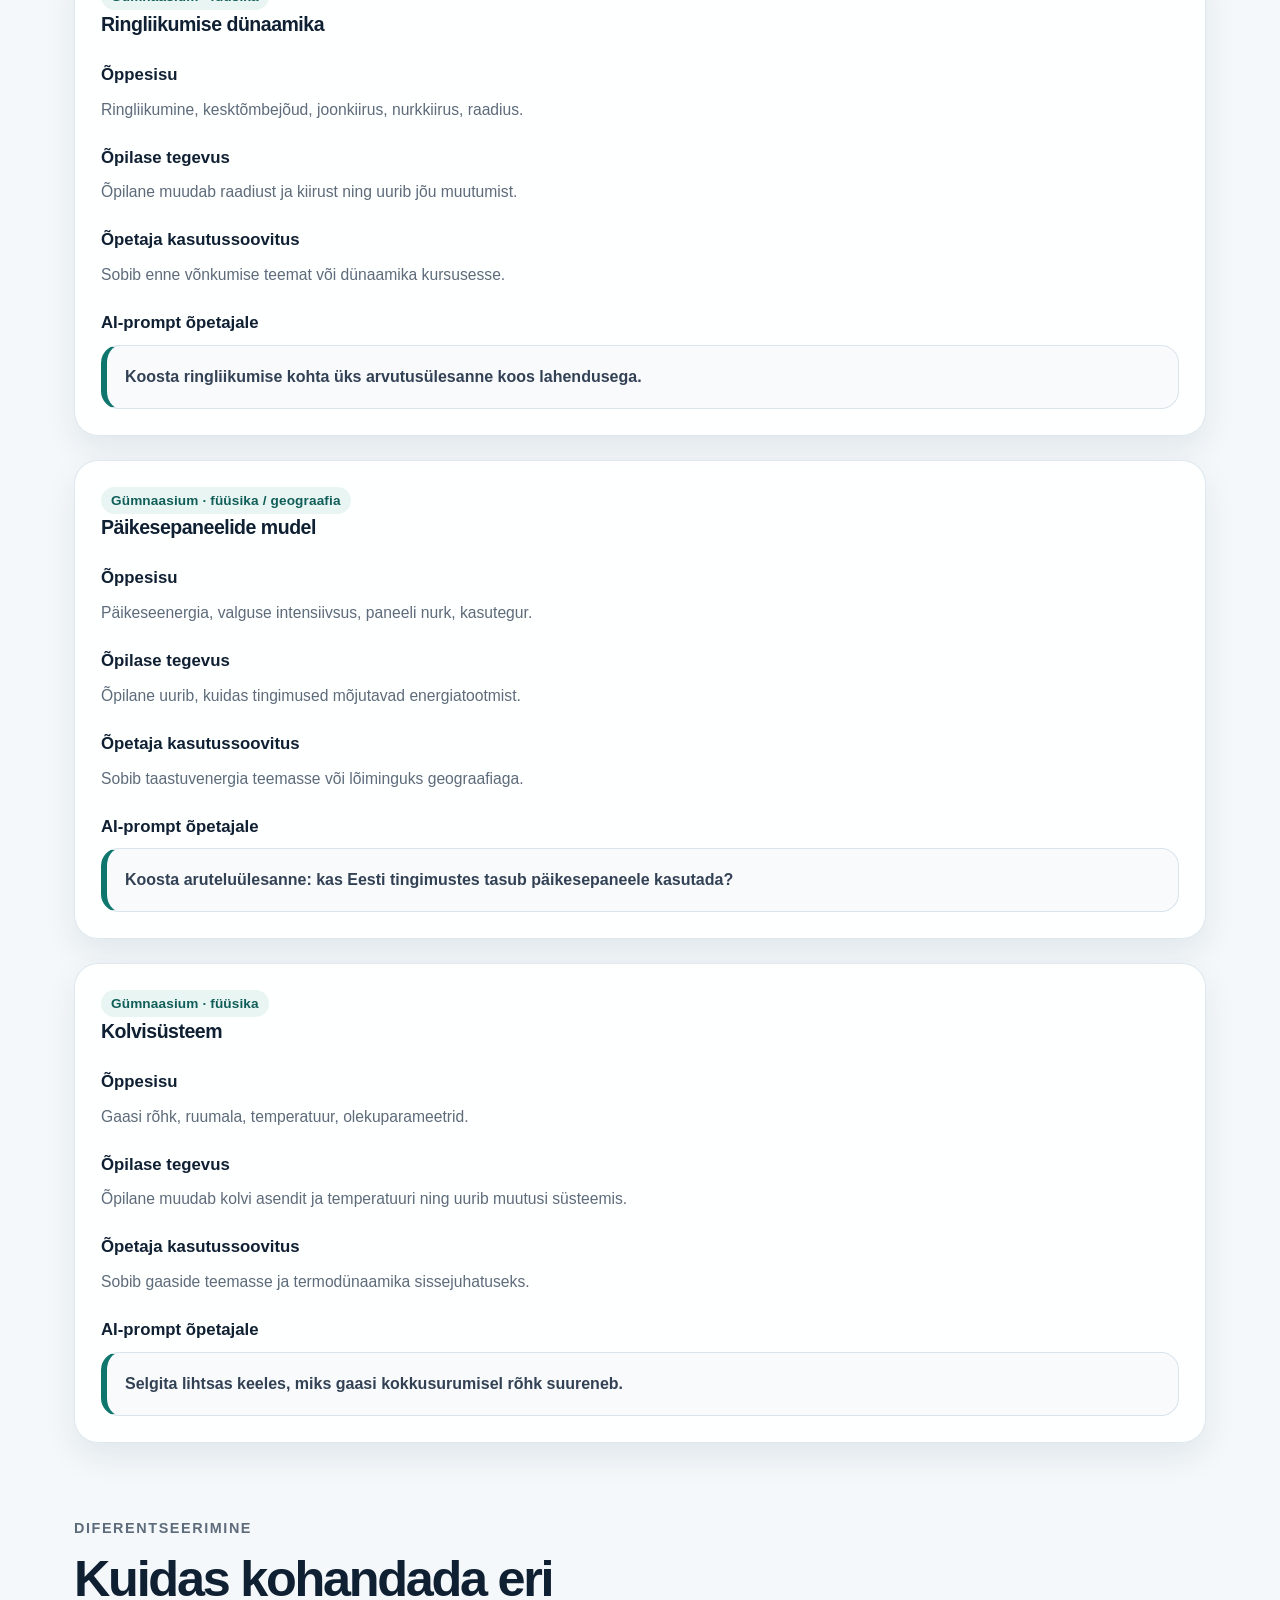
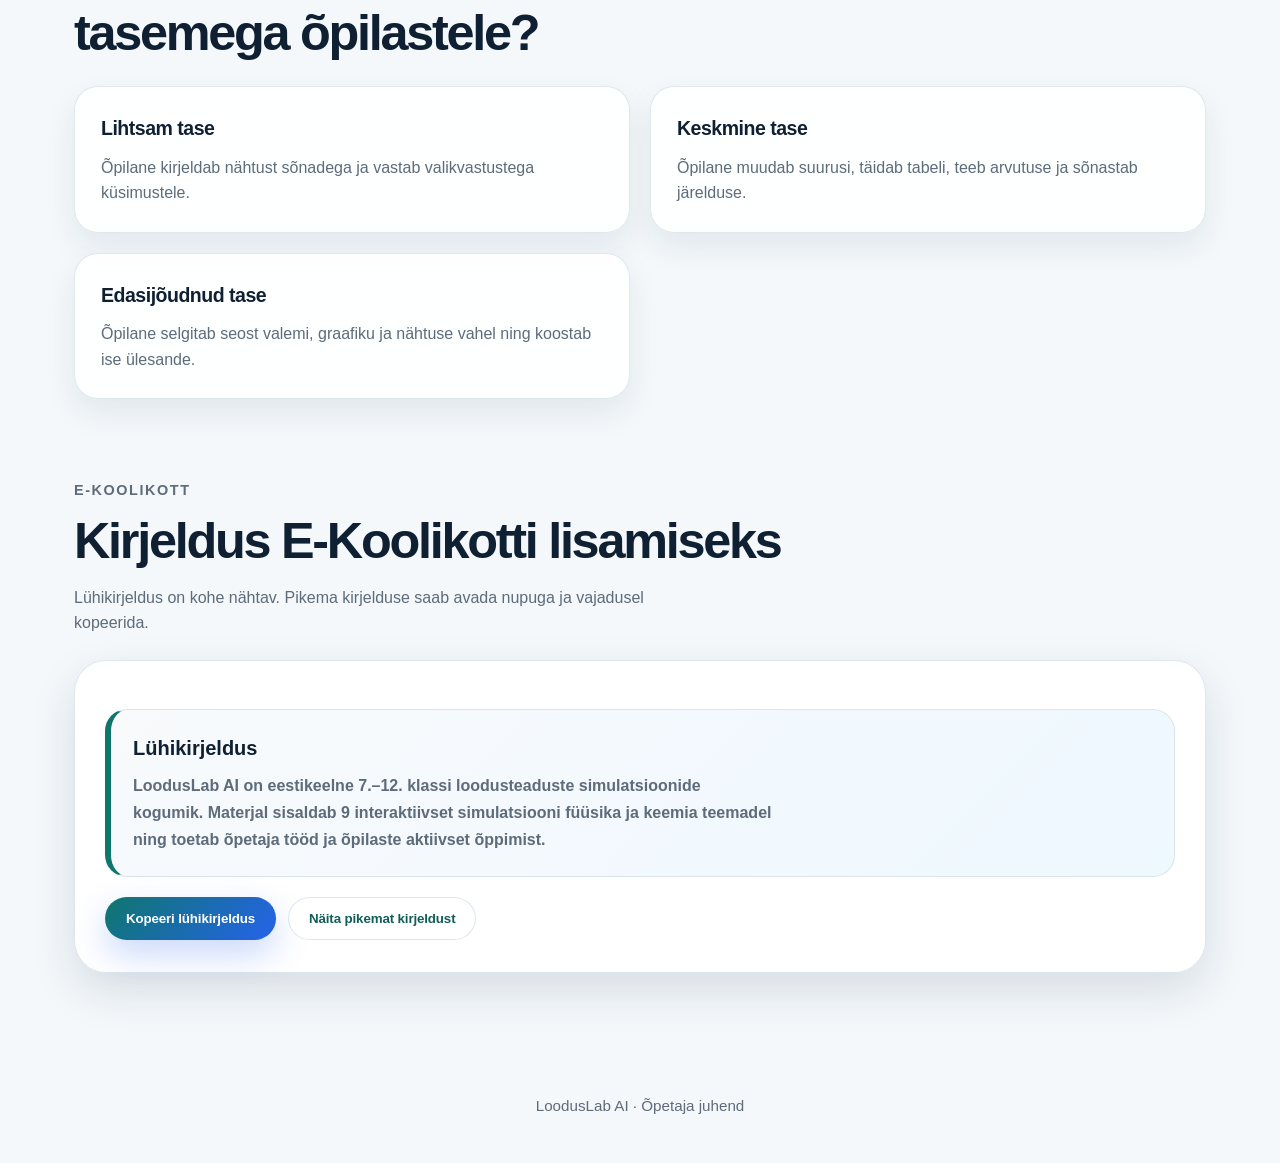
<file: docs/opetaja-juhend.html>
<!DOCTYPE html>
<html lang="et">
<head>
  <meta charset="UTF-8" />
  <meta name="viewport" content="width=device-width, initial-scale=1.0" />
  <title>Õpetaja juhend | LoodusLab AI</title>
  <link rel="stylesheet" href="../styles.css" />
</head>
<body>

<header class="hero guide-hero">
  <nav class="topbar">
    <div class="logo">LoodusLab AI</div>
    <a href="../index.html" class="nav-link">Tagasi avalehele</a>
  </nav>

  <section class="hero-content">
    <p class="eyebrow">Õpetaja juhend</p>
    <h1>Simulatsioonide kasutamine tunnis</h1>
    <p class="hero-text">
      See juhend aitab kasutada LoodusLab AI simulatsioone uue teema avamisel,
      harjutamisel, kordamisel, praktilise töö ettevalmistamisel ja õpilaste iseseisvas töös.
    </p>

    <div class="hero-actions">
      <a href="#simulatsioonid" class="btn primary">Vaata simulatsioonide juhendeid</a>
      <a href="../index.html#simulatsioonid" class="btn secondary">Ava simulatsioonid</a>
    </div>
  </section>
</header>

<main>

  <section class="intro">
    <div class="intro-card">
      <h2>Eesmärk</h2>
      <p>
        Toetada loodusteaduslike nähtuste mõistmist visuaalsete mudelite,
        graafikute, arvutusülesannete ja suunavate küsimuste abil.
      </p>
    </div>

    <div class="intro-card">
      <h2>Õpetaja kasu</h2>
      <p>
        Õpetaja saab kasutada valmis simulatsioone tunni sissejuhatuseks,
        paaristööks, kordamiseks või iseseisvaks tööks.
      </p>
    </div>

    <div class="intro-card">
      <h2>AI kasutamine</h2>
      <p>
        Juhendis on näidispromptid, millega saab luua lisaküsimusi,
        selgitusi, diferentseeritud ülesandeid ja tagasisidet.
      </p>
    </div>
  </section>

  <section class="sim-section">
    <div class="section-heading">
      <p class="eyebrow">Üldine kasutusmudel</p>
      <h2>Kuidas simulatsioone tunnis kasutada?</h2>
    </div>

    <div class="guide-grid">
      <article class="guide-card">
        <h3>1. Teema avamine</h3>
        <p>
          Õpetaja näitab simulatsiooni projektoriga ja laseb õpilastel ennustada,
          mis juhtub, kui muuta mõnda suurust.
        </p>
      </article>

      <article class="guide-card">
        <h3>2. Paaristöö</h3>
        <p>
          Õpilased töötavad paarides, muudavad simulatsioonis suurusi,
          panevad tulemused kirja ja sõnastavad järelduse.
        </p>
      </article>

      <article class="guide-card">
        <h3>3. Iseseisev töö</h3>
        <p>
          Õpilane avab simulatsiooni oma seadmes ja vastab õpetaja antud
          küsimustele või täidab töölehe.
        </p>
      </article>

      <article class="guide-card">
        <h3>4. Kordamine</h3>
        <p>
          Simulatsioone saab kasutada enne kontrolltööd nähtuste kordamiseks,
          seoste meenutamiseks ja arvutusoskuse harjutamiseks.
        </p>
      </article>
    </div>
  </section>

  <section id="simulatsioonid" class="sim-section">
    <div class="section-heading">
      <p class="eyebrow">Simulatsioonide juhendid</p>
      <h2>Üheksa simulatsiooni lühijuhendid</h2>
      <p>
        Iga simulatsiooni juurde on lisatud sihtrühm, õppesisu,
        õpilase tegevus, õpetaja kasutussoovitus ja AI-prompt.
      </p>
    </div>

    <article id="tihedus" class="detail-card">
      <span class="badge">7.–8. klass · loodusõpetus / füüsika</span>
      <h3>Tiheduse määramine sukeldumismeetodil</h3>

      <h4>Õppesisu</h4>
      <p>
        Mass, ruumala, vedeliku väljatõrjumine, tihedus, mõõtmine,
        andmete tabelisse kandmine ja järelduste tegemine.
      </p>

      <h4>Õpilase tegevus</h4>
      <p>
        Õpilane valib eseme, mõõdab või loeb selle massi, määrab ruumala
        veetaseme muutuse abil ja arvutab tiheduse.
      </p>

      <h4>Õpetaja kasutussoovitus</h4>
      <p>
        Sobib enne päris praktilist tööd harjutamiseks või pärast katset
        tulemuste kinnistamiseks. Õpilased võiksid võrrelda simulatsiooni
        tulemusi kodus või klassis mõõdetud esemete tulemustega.
      </p>

      <h4>Õpilase küsimused</h4>
      <ul>
        <li>Miks on vaja mõõta alg- ja lõppveetaset?</li>
        <li>Kuidas leitakse keha ruumala sukeldumismeetodil?</li>
        <li>Mida näitab aine tihedus?</li>
      </ul>

      <h4>AI-prompt õpetajale</h4>
      <div class="prompt-box">
        Koosta 7. klassi õpilastele kolm erineva raskusastmega ülesannet tiheduse arvutamise kohta.
        Kasuta olukorda, kus keha ruumala leitakse vee väljatõrjumise abil. Lisa vastused ja lühike selgitus.
      </div>
    </article>

    <article id="rohk" class="detail-card">
      <span class="badge">8. klass · füüsika</span>
      <h3>Vedeliku rõhk</h3>

      <h4>Õppesisu</h4>
      <p>
        Rõhk vedelikus, sügavus, vedeliku tihedus, raskuskiirendus,
        graafiku lugemine ja füüsikaliste suuruste seosed.
      </p>

      <h4>Õpilase tegevus</h4>
      <p>
        Õpilane muudab sügavust ja vedeliku tihedust ning jälgib,
        kuidas muutub rõhk. Tulemusi saab võrrelda graafikul.
      </p>

      <h4>Õpetaja kasutussoovitus</h4>
      <p>
        Sobib rõhu teema avamiseks. Enne valemi kasutamist võiks lasta
        õpilastel ennustada, kas rõhk sõltub rohkem sügavusest või vedeliku tihedusest.
      </p>

      <h4>Õpilase küsimused</h4>
      <ul>
        <li>Miks suureneb rõhk sügavuse kasvades?</li>
        <li>Kuidas mõjutab vedeliku tihedus rõhku?</li>
        <li>Miks on sügaval vees rõhk suurem kui pinna lähedal?</li>
      </ul>

      <h4>AI-prompt õpetajale</h4>
      <div class="prompt-box">
        Selgita 8. klassi õpilasele lihtsate sõnadega, miks vedeliku rõhk suureneb sügavuse kasvades.
        Koosta juurde üks lihtne arvutusülesanne ja üks arutlusküsimus.
      </div>
    </article>

    <article id="ph" class="detail-card">
      <span class="badge">8.–9. klass · keemia</span>
      <h3>pH labor</h3>

      <h4>Õppesisu</h4>
      <p>
        Happed, alused, neutraalsed lahused, pH-skaala, indikaatorid
        ja ainete liigitamine pH väärtuse järgi.
      </p>

      <h4>Õpilase tegevus</h4>
      <p>
        Õpilane määrab erinevate ainete pH, liigitab need happelisteks,
        neutraalseteks või aluselisteks ning kontrollib oma vastuseid.
      </p>

      <h4>Õpetaja kasutussoovitus</h4>
      <p>
        Sobib enne indikaatoritega praktilist tööd või kordamiseks.
        Õpilased võivad võrrelda simulatsioonis olevaid aineid koduste näidetega.
      </p>

      <h4>Õpilase küsimused</h4>
      <ul>
        <li>Milline pH näitab happelist lahust?</li>
        <li>Milline pH näitab aluselist lahust?</li>
        <li>Miks ei tohi aine happelisust hinnata ainult maitse või lõhna järgi?</li>
      </ul>

      <h4>AI-prompt õpetajale</h4>
      <div class="prompt-box">
        Koosta 8.–9. klassi keemia tunniks pH-skaala kordamisküsimused.
        Küsimused peavad sisaldama happelise, neutraalse ja aluselise lahuse eristamist.
        Lisa vastused.
      </div>
    </article>

    <article id="vonkumine" class="detail-card">
      <span class="badge">Gümnaasium · füüsika</span>
      <h3>Harmooniline võnkumine</h3>

      <h4>Õppesisu</h4>
      <p>
        Võnkumine, amplituud, periood, sagedus, graafik,
        ringliikumise ja võnkumise seos.
      </p>

      <h4>Õpilase tegevus</h4>
      <p>
        Õpilane muudab võnkumise parameetreid ning jälgib,
        kuidas muutuvad keha liikumine ja graafik.
      </p>

      <h4>Õpetaja kasutussoovitus</h4>
      <p>
        Sobib kasutada pärast ringliikumise teemat, et näidata,
        kuidas võnkumist saab mõista ringliikumise projektsioonina.
      </p>

      <h4>Õpilase küsimused</h4>
      <ul>
        <li>Mida näitab amplituud?</li>
        <li>Kuidas on seotud periood ja sagedus?</li>
        <li>Miks võib võnkumist seostada ringliikumisega?</li>
      </ul>

      <h4>AI-prompt õpetajale</h4>
      <div class="prompt-box">
        Selgita gümnaasiumi õpilasele, kuidas harmooniline võnkumine on seotud ringliikumisega.
        Too lihtne näide ja koosta kolm kontrollküsimust koos vastustega.
      </div>
    </article>

    <article id="ampere" class="detail-card">
      <span class="badge">Gümnaasium · füüsika</span>
      <h3>Ampère’i seadus</h3>

      <h4>Õppesisu</h4>
      <p>
        Elektromagnetism, vooluga juhtmed, juhtmete vastastikmõju,
        jõu sõltuvus voolutugevusest, juhtme pikkusest ja kaugusest.
      </p>

      <h4>Õpilase tegevus</h4>
      <p>
        Õpilane muudab voolutugevusi, juhtmete vahekaugust ja juhtme pikkust
        ning uurib, kuidas muutub juhtmete vaheline jõud.
      </p>

      <h4>Õpetaja kasutussoovitus</h4>
      <p>
        Sobib elektromagnetismi teema juures nähtuse visualiseerimiseks,
        sest kahe juhtme vastastikmõju on õpilasele sageli abstraktne.
      </p>

      <h4>Õpilase küsimused</h4>
      <ul>
        <li>Mis juhtub jõuga, kui voolutugevus suureneb?</li>
        <li>Mis juhtub jõuga, kui juhtmete vahekaugus suureneb?</li>
        <li>Millal juhtmed tõmbuvad ja millal tõukuvad?</li>
      </ul>

      <h4>AI-prompt õpetajale</h4>
      <div class="prompt-box">
        Koosta 11. klassi füüsika tunniks Ampère’i seaduse kohta üks näidisülesanne,
        üks graafiku tõlgendamise küsimus ja üks arutlusküsimus. Lisa vastused.
      </div>
    </article>

    <article id="elektrivali" class="detail-card">
  <span class="badge">Gümnaasium · füüsika</span>
  <h3>Elektriväli</h3>

  <h4>Õppesisu</h4>
  <p>
    Elektrilaeng, elektrivälja mõiste, jõujooned, laetud kehade vastastikmõju.
  </p>

  <h4>Õpilase tegevus</h4>
  <p>
    Õpilane uurib, kuidas laengud mõjutavad üksteist ja kuidas kujuneb elektriväli.
  </p>

  <h4>Õpetaja kasutussoovitus</h4>
  <p>
    Sobib abstraktse elektrivälja teema visualiseerimiseks enne valemite kasutamist.
  </p>

  <h4>AI-prompt õpetajale</h4>
  <div class="prompt-box">
    Selgita gümnaasiumi õpilasele lihtsalt, mis on elektriväli ja miks seda vaja on.
  </div>
</article>

<article id="magnet" class="detail-card">
  <span class="badge">8.–9. klass · füüsika</span>
  <h3>Magnet</h3>

  <h4>Õppesisu</h4>
  <p>
    Magnetid, poolused, tõmbumine ja tõukumine, magnetväli.
  </p>

  <h4>Õpilase tegevus</h4>
  <p>
    Õpilane uurib magneti pooluste vastastikmõju ja magnetvälja kuju.
  </p>

  <h4>Õpetaja kasutussoovitus</h4>
  <p>
    Sobib magnetismi teema avamiseks põhikoolis.
  </p>

  <h4>AI-prompt õpetajale</h4>
  <div class="prompt-box">
    Koosta 8. klassile 5 lihtsat küsimust magnetite kohta koos vastustega.
  </div>
</article>

<article id="ringliikumine" class="detail-card">
  <span class="badge">Gümnaasium · füüsika</span>
  <h3>Ringliikumise dünaamika</h3>

  <h4>Õppesisu</h4>
  <p>
    Ringliikumine, kesktõmbejõud, joonkiirus, nurkkiirus, raadius.
  </p>

  <h4>Õpilase tegevus</h4>
  <p>
    Õpilane muudab raadiust ja kiirust ning uurib jõu muutumist.
  </p>

  <h4>Õpetaja kasutussoovitus</h4>
  <p>
    Sobib enne võnkumise teemat või dünaamika kursusesse.
  </p>

  <h4>AI-prompt õpetajale</h4>
  <div class="prompt-box">
    Koosta ringliikumise kohta üks arvutusülesanne koos lahendusega.
  </div>
</article>

<article id="solarpanels" class="detail-card">
  <span class="badge">Gümnaasium · füüsika / geograafia</span>
  <h3>Päikesepaneelide mudel</h3>

  <h4>Õppesisu</h4>
  <p>
    Päikeseenergia, valguse intensiivsus, paneeli nurk, kasutegur.
  </p>

  <h4>Õpilase tegevus</h4>
  <p>
    Õpilane uurib, kuidas tingimused mõjutavad energiatootmist.
  </p>

  <h4>Õpetaja kasutussoovitus</h4>
  <p>
    Sobib taastuvenergia teemasse või lõiminguks geograafiaga.
  </p>

  <h4>AI-prompt õpetajale</h4>
  <div class="prompt-box">
    Koosta aruteluülesanne: kas Eesti tingimustes tasub päikesepaneele kasutada?
  </div>
</article>

<article id="kolvisysteem" class="detail-card">
  <span class="badge">Gümnaasium · füüsika</span>
  <h3>Kolvisüsteem</h3>

  <h4>Õppesisu</h4>
  <p>
    Gaasi rõhk, ruumala, temperatuur, olekuparameetrid.
  </p>

  <h4>Õpilase tegevus</h4>
  <p>
    Õpilane muudab kolvi asendit ja temperatuuri ning uurib muutusi süsteemis.
  </p>

  <h4>Õpetaja kasutussoovitus</h4>
  <p>
    Sobib gaaside teemasse ja termodünaamika sissejuhatuseks.
  </p>

  <h4>AI-prompt õpetajale</h4>
  <div class="prompt-box">
    Selgita lihtsas keeles, miks gaasi kokkusurumisel rõhk suureneb.
  </div>
</article>

  </section>

  <section class="sim-section">
    <div class="section-heading">
      <p class="eyebrow">Diferentseerimine</p>
      <h2>Kuidas kohandada eri tasemega õpilastele?</h2>
    </div>

    <div class="guide-grid">
      <article class="guide-card">
        <h3>Lihtsam tase</h3>
        <p>
          Õpilane kirjeldab nähtust sõnadega ja vastab valikvastustega küsimustele.
        </p>
      </article>

      <article class="guide-card">
        <h3>Keskmine tase</h3>
        <p>
          Õpilane muudab suurusi, täidab tabeli, teeb arvutuse ja sõnastab järelduse.
        </p>
      </article>

      <article class="guide-card">
        <h3>Edasijõudnud tase</h3>
        <p>
          Õpilane selgitab seost valemi, graafiku ja nähtuse vahel ning koostab ise ülesande.
        </p>
      </article>
    </div>
  </section>

  <section class="ekoolikott-premium">
  <div class="ek-header">
    <p class="eyebrow">E-Koolikott</p>
    <h2>Kirjeldus E-Koolikotti lisamiseks</h2>
    <p>
      Lühikirjeldus on kohe nähtav. Pikema kirjelduse saab avada nupuga ja vajadusel kopeerida.
    </p>
  </div>

  <div class="ek-panel">
    <div class="ek-short">
      <h3>Lühikirjeldus</h3>
      <p>
        LoodusLab AI on eestikeelne 7.–12. klassi loodusteaduste simulatsioonide
        kogumik. Materjal sisaldab 9 interaktiivset simulatsiooni füüsika ja
        keemia teemadel ning toetab õpetaja tööd ja õpilaste aktiivset õppimist.
      </p>
    </div>

    <div class="ek-actions">
      <button class="btn primary" onclick="copyShortDesc()">Kopeeri lühikirjeldus</button>
      <button class="btn secondary" id="toggleLongBtn" onclick="toggleLongDesc()">
        Näita pikemat kirjeldust
      </button>
    </div>

    <div class="ek-long-premium" id="longDesc">
      <div class="ek-long-inner">

        <h3>Pikk kirjeldus</h3>

        <p>
          LoodusLab AI on Eesti õpetaja loodud digitaalne õppematerjalide kogumik,
          mis ühendab interaktiivsed simulatsioonid, õpetaja juhendid ja
          tehisintellekti toetavad kasutusvõimalused ühele veebiplatvormile.
        </p>

        <p>
          Kogumik on loodud 7.–12. klassi õpilastele ning toetab põhikooli ja
          gümnaasiumi loodusteaduste õppekava teemasid. Materjalid sobivad
          kasutamiseks klassiruumis projektoriga, arvutiklassis, tahvliseadmes
          ning iseseisvaks õppimiseks kodus.
        </p>

        <h4>Mida kogumik sisaldab?</h4>
        <ul>
          <li>9 interaktiivset simulatsiooni füüsika ja keemia teemadel</li>
          <li>õpetaja juhend kogu kogumikule</li>
          <li>otsing ja klassiastme filtrid</li>
          <li>visuaalsed ekraanipildid lihtsaks valikuks</li>
          <li>AI kasutamise ideed õpet toetaval viisil</li>
          <li>valmis kasutamiseks veebis ilma installita</li>
        </ul>

        <h4>Näited simulatsioonidest</h4>
        <ul>
          <li>pH labor</li>
          <li>Vedeliku rõhk</li>
          <li>Magnetväli</li>
          <li>Elektriväli</li>
          <li>Ringliikumise dünaamika</li>
          <li>Harmooniline võnkumine</li>
          <li>Ampère’i seadus</li>
          <li>Kolvisüsteem</li>
          <li>Päikesepaneelide mudel</li>
        </ul>

        <h4>Kuidas see aitab õpetajat?</h4>
        <p>Materjal on loodud eesmärgiga vähendada õpetaja töökoormust.</p>
        <ul>
          <li>leida kiiresti sobiva simulatsiooni tunni teemaks</li>
          <li>kasutada valmis visuaale nähtuste selgitamiseks</li>
          <li>anda õpilastele uurimuslikke ülesandeid</li>
          <li>kasutada juhendis toodud küsimusi ja tööideid</li>
          <li>rakendada AI-promptide näiteid tagasisideks ja diferentseerimiseks</li>
        </ul>

        <h4>Kuidas see aitab õpilast?</h4>
        <ul>
          <li>uurida nähtusi ise suurusi muutes</li>
          <li>mõista seoseid valemi, nähtuse ja graafiku vahel</li>
          <li>teha järeldusi katsetulemuste põhjal</li>
          <li>õppida aktiivselt, mitte ainult passiivselt lugedes</li>
          <li>kasutada AI-d mõistmise toetamiseks</li>
        </ul>

        <h4>Tehnilised eelised</h4>
        <ul>
          <li>töötab brauseris</li>
          <li>ei vaja kontot ega paigaldust</li>
          <li>sobib arvutisse, tahvlisse ja telefoni</li>
          <li>eestikeelne kasutajaliides</li>
          <li>tasuta kasutatav</li>
        </ul>

        <h4>Miks see on oluline?</h4>
        <p>
          Paljud kvaliteetsed loodusteaduste simulatsioonid on ingliskeelsed või ei
          arvesta Eesti õppekava vajadustega. LoodusLab AI pakub eestikeelset,
          õpetaja loodud ja praktiliselt kasutatavat alternatiivi.
        </p>

        <h4>Märksõnad</h4>
        <p>
          füüsika, keemia, simulatsioon, interaktiivne õpe, AI,
          tehisintellekt, õpetaja töö lihtsustamine, uurimuslik õpe,
          gümnaasium, põhikool, STEM, digitaalne õppematerjal
        </p>

        <p class="contest-tag">#TIkonkurss2026</p>

        <button class="btn primary" onclick="copyLongDesc()">Kopeeri pikk kirjeldus</button>
      </div>
    </div>
  </div>
</section>

</main>

<footer>
  <p>LoodusLab AI · Õpetaja juhend</p>
</footer>

<script src="../app.js"></script>

</body>
</html>
</file>
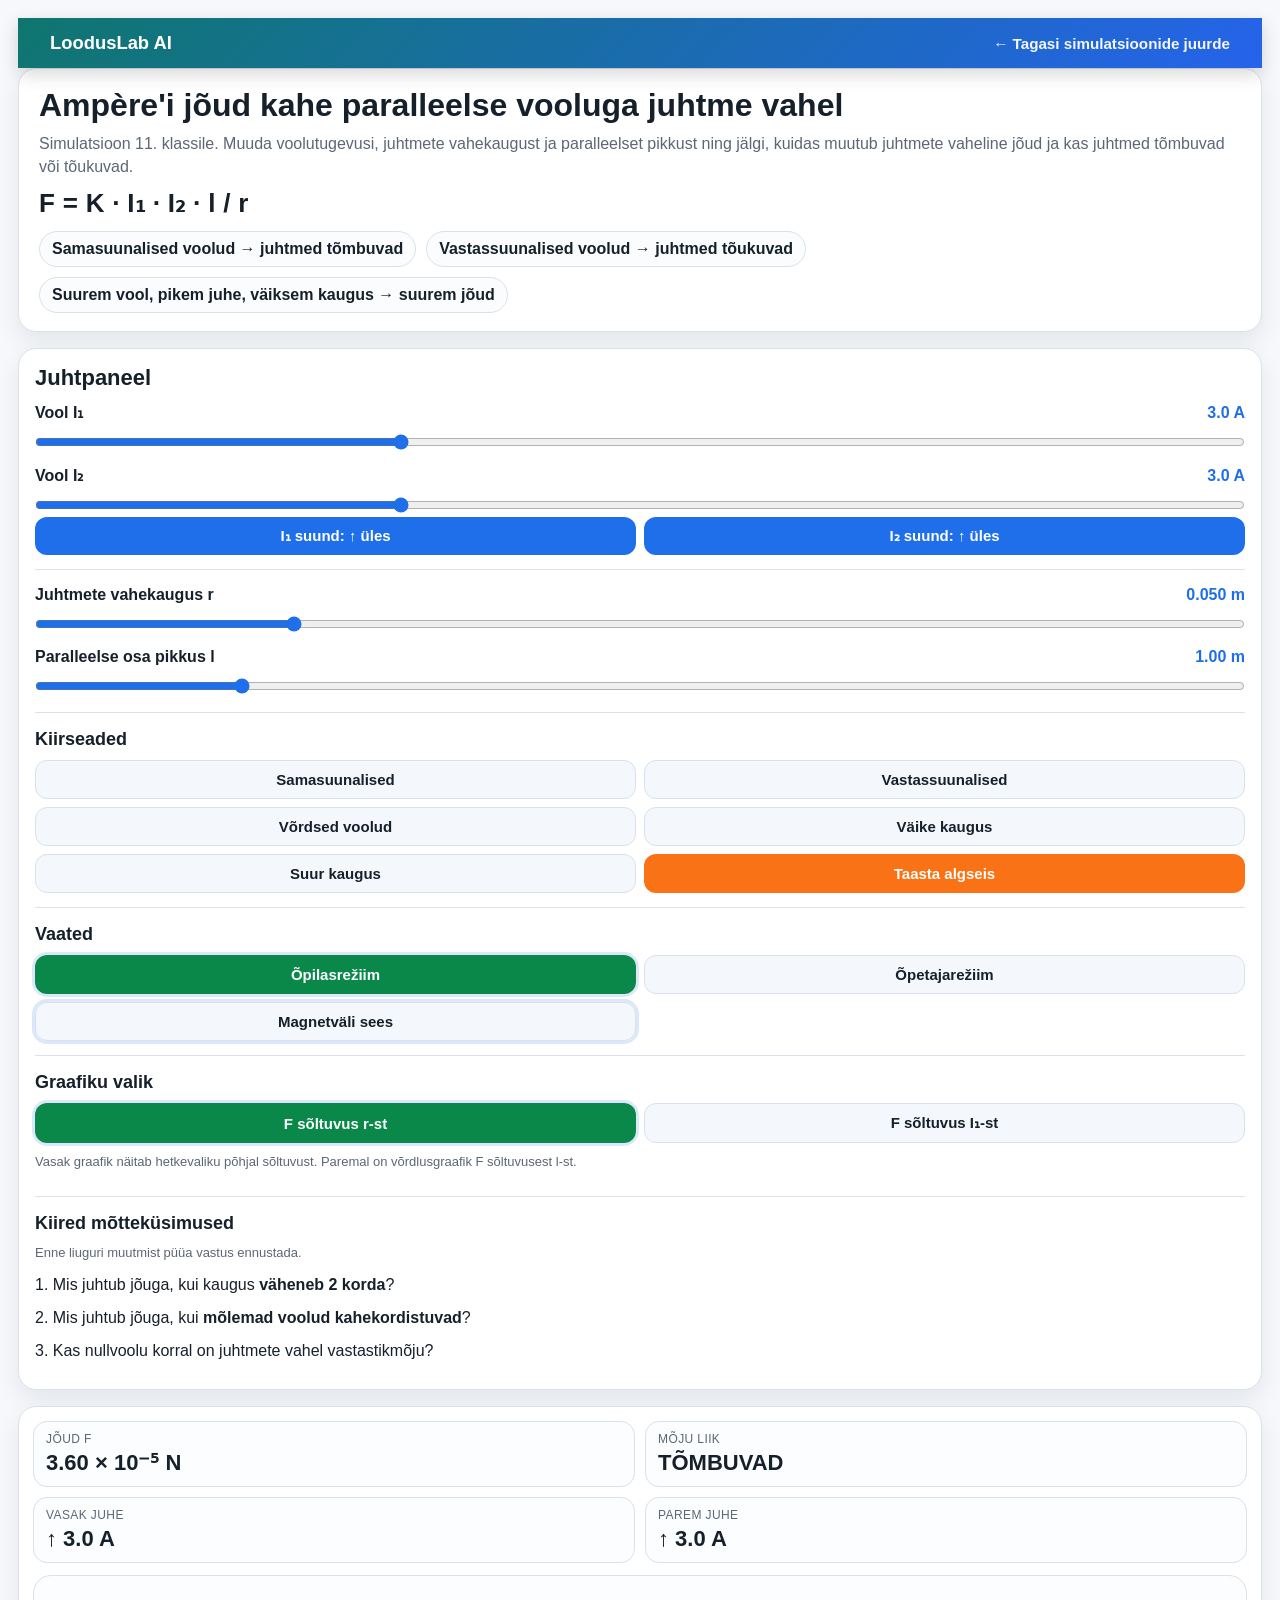
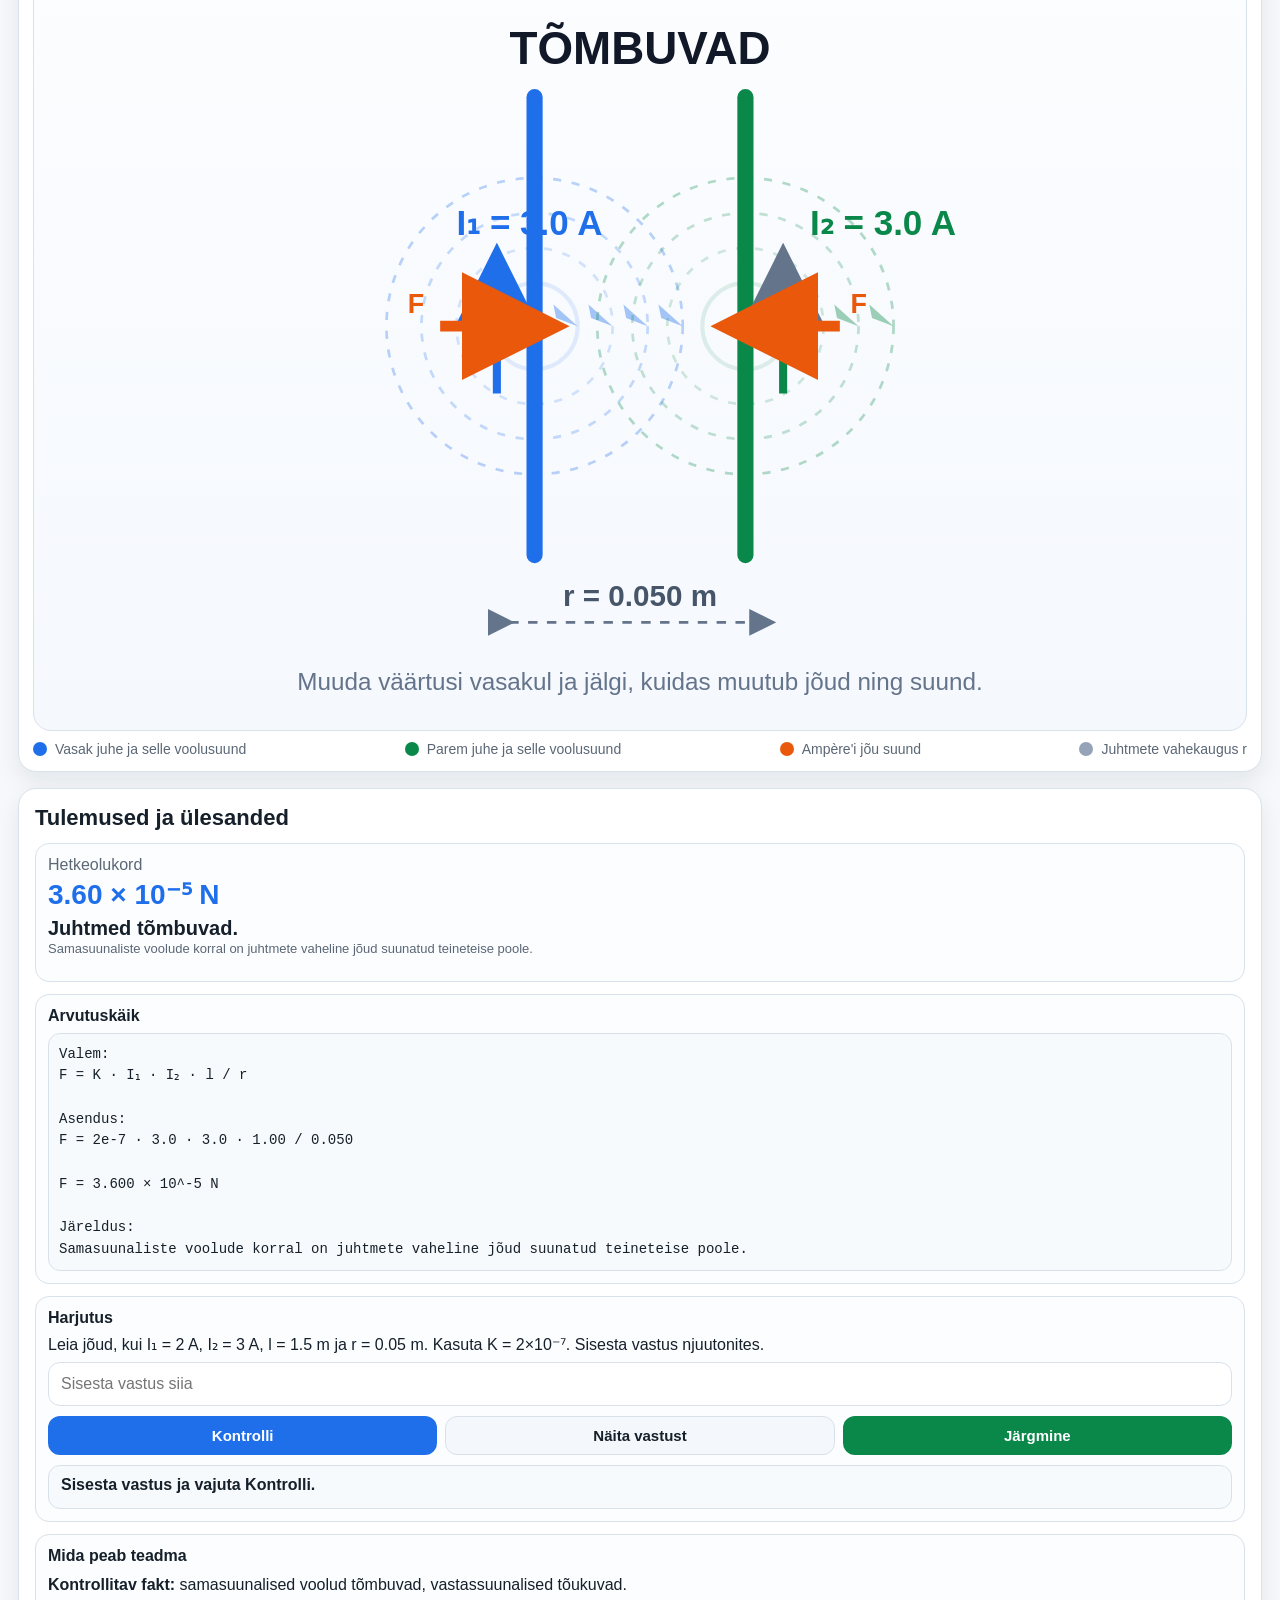
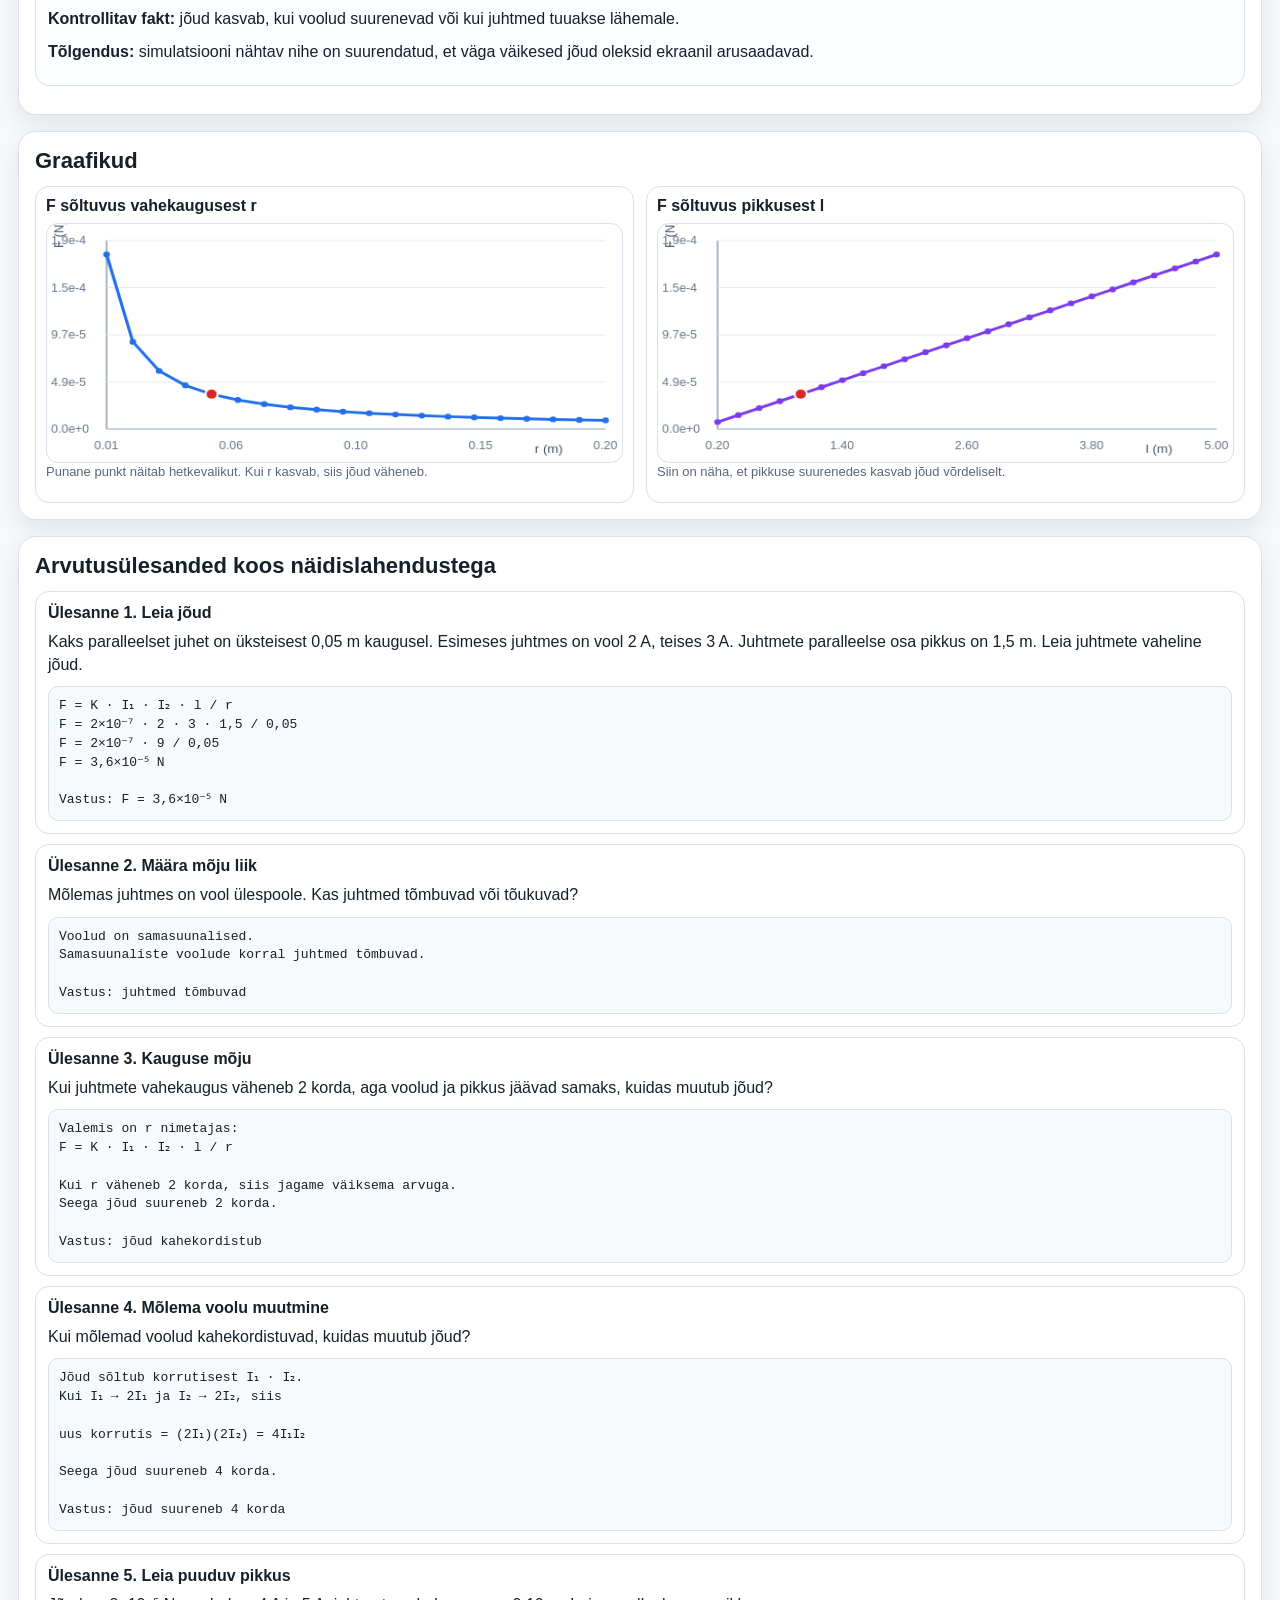
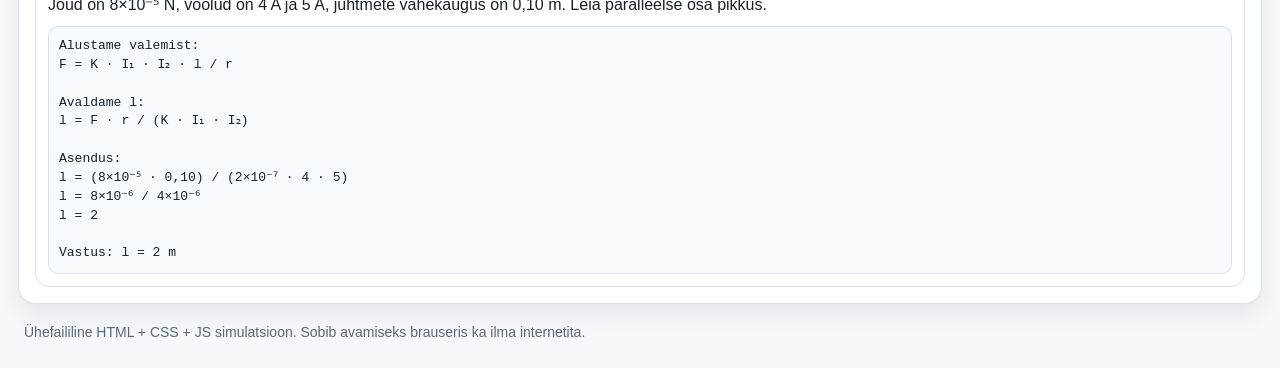
<file: simulations/ampere-seadus.html>
<!DOCTYPE html>
<html lang="et">
<head>
  <meta charset="UTF-8" />
  <meta name="viewport" content="width=device-width, initial-scale=1.0" />
  <title>Ampère'i jõud – kahe vooluga juhtme simulatsioon</title>
  <style>
    :root{
      --bg:#f6f8fb;
      --card:#ffffff;
      --text:#16202a;
      --muted:#5b6775;
      --line:#d9e1ea;
      --accent:#1f6feb;
      --accent2:#0a884a;
      --accent3:#ea580c;
      --violet:#7c3aed;
      --warn:#c2410c;
      --shadow:0 10px 24px rgba(16,24,40,.08);
      --radius:18px;
    }
    *{box-sizing:border-box}
    html,body{margin:0;padding:0;background:var(--bg);color:var(--text);font-family:Arial,Helvetica,sans-serif}
    body{padding:18px}
    .app{
      max-width:1580px;
      margin:0 auto;
      display:grid;
      grid-template-columns:340px minmax(520px, 1fr) 390px;
      gap:16px;
      align-items:start;
    }
    .card{
      background:var(--card);
      border:1px solid var(--line);
      border-radius:var(--radius);
      box-shadow:var(--shadow);
      padding:16px;
    }
    .header{grid-column:1 / -1;padding:18px 20px}
    h1{margin:0 0 8px 0;font-size:32px}
    h2{margin:0 0 12px 0;font-size:22px}
    h3{margin:0 0 10px 0;font-size:18px}
    p{margin:0 0 10px 0;line-height:1.45}
    .muted{color:var(--muted)}
    .small{font-size:13px}
    .formula{
      font-family:"Trebuchet MS", Arial, sans-serif;
      font-size:26px;
      font-weight:700;
      margin:10px 0 4px;
      letter-spacing:.3px;
    }
    .quick-rules{
      display:flex;
      flex-wrap:wrap;
      gap:10px;
      margin-top:12px;
    }
    .pill{
      border:1px solid var(--line);
      border-radius:999px;
      padding:8px 12px;
      font-weight:700;
      background:#fbfcfe;
    }
    .controls .group{margin-bottom:16px;padding-bottom:14px;border-bottom:1px solid var(--line)}
    .controls .group:last-child{border-bottom:none;margin-bottom:0;padding-bottom:0}
    label{
      display:flex;
      justify-content:space-between;
      gap:12px;
      align-items:center;
      font-weight:700;
      margin-bottom:8px;
    }
    .value{
      color:var(--accent);
      min-width:88px;
      text-align:right;
      font-weight:700;
    }
    input[type="range"]{
      width:100%;
      margin:4px 0 0;
      accent-color:var(--accent);
      cursor:pointer;
    }
    .seg, .mode-row, .toggle-row, .bottom-actions{
      display:grid;
      gap:8px;
    }
    .seg{grid-template-columns:1fr 1fr}
    .mode-row{grid-template-columns:1fr 1fr}
    .toggle-row{grid-template-columns:1fr 1fr}
    .bottom-actions{grid-template-columns:1fr 1fr 1fr}
    button{
      border:none;
      border-radius:12px;
      padding:10px 12px;
      font-size:15px;
      font-weight:700;
      cursor:pointer;
      background:#e9eef7;
      color:var(--text);
    }
    button.primary{background:var(--accent);color:white}
    button.good{background:var(--accent2);color:white}
    button.warn{background:#f97316;color:white}
    button.ghost{background:#f4f7fb;border:1px solid var(--line)}
    button.active{outline:3px solid rgba(31,111,235,.16)}
    .sim-wrap{padding:14px}
    .status-strip{
      display:grid;
      grid-template-columns:repeat(4,1fr);
      gap:10px;
      margin-bottom:12px;
    }
    .stat{
      border:1px solid var(--line);
      border-radius:14px;
      padding:10px 12px;
      background:#fbfdff;
    }
    .stat .k{font-size:12px;color:var(--muted);text-transform:uppercase;letter-spacing:.4px}
    .stat .v{font-size:22px;font-weight:700;margin-top:4px}
    .sim-stage{
      border:1px solid var(--line);
      border-radius:18px;
      background:linear-gradient(180deg,#fbfdff 0%, #f5f8fd 100%);
      overflow:hidden;
      position:relative;
    }
    svg{display:block;width:100%;height:auto}
    .legend{
      display:flex;
      justify-content:space-between;
      gap:12px;
      flex-wrap:wrap;
      margin-top:10px;
      font-size:14px;
    }
    .legend span{display:flex;align-items:center;gap:8px;color:var(--muted)}
    .swatch{width:14px;height:14px;border-radius:50%;display:inline-block}
    .right .box,.below .box{
      border:1px solid var(--line);
      border-radius:14px;
      padding:12px;
      margin-bottom:12px;
      background:#fbfdff;
    }
    .big-result{
      font-size:28px;
      font-weight:800;
      color:var(--accent);
      margin-top:4px;
    }
    .interaction{
      font-size:20px;
      font-weight:800;
      margin-top:6px;
    }
    .calc{
      font-family:Consolas, "Courier New", monospace;
      line-height:1.55;
      white-space:pre-wrap;
      font-size:14px;
      background:#f7fafc;
      border:1px solid var(--line);
      border-radius:12px;
      padding:10px;
    }
    .task-title{font-weight:800;margin-bottom:8px}
    .task-input{
      width:100%;
      padding:12px;
      border:1px solid var(--line);
      border-radius:12px;
      font-size:16px;
      margin:8px 0 10px;
    }
    .feedback{
      min-height:44px;
      border-radius:12px;
      padding:10px 12px;
      background:#f7fafc;
      border:1px solid var(--line);
      font-weight:700;
      margin-top:10px;
    }
    .below{grid-column:1 / -1;display:grid;grid-template-columns:1fr 1fr;gap:16px}
    .charts-grid{display:grid;grid-template-columns:1fr 1fr;gap:12px}
    .chart-card{
      border:1px solid var(--line);
      border-radius:14px;
      padding:10px;
      background:white;
    }
    .chart-title{font-weight:800;margin-bottom:8px}
    canvas{
      width:100%;
      height:240px;
      display:block;
      border:1px solid var(--line);
      border-radius:12px;
      background:white;
    }
    .example{
      border:1px solid var(--line);
      border-radius:14px;
      padding:12px;
      background:white;
      margin-bottom:10px;
    }
    .example:last-child{margin-bottom:0}
    .example h4{margin:0 0 8px 0;font-size:16px}
    .example .solution{
      margin-top:8px;
      padding:10px;
      border-radius:10px;
      background:#f7fafc;
      border:1px solid var(--line);
      font-family:Consolas, "Courier New", monospace;
      white-space:pre-wrap;
      line-height:1.45;
      font-size:13px;
    }
    .footer-note{grid-column:1 / -1;font-size:14px;color:var(--muted);padding:4px 6px 10px}
    @media (max-width: 1300px){
      .app{grid-template-columns:1fr}
      .below{grid-template-columns:1fr}
      .status-strip{grid-template-columns:repeat(2,1fr)}
    }
    @media (max-width: 760px){
      body{padding:10px}
      h1{font-size:26px}
      .status-strip,.bottom-actions,.mode-row,.toggle-row,.seg,.charts-grid{grid-template-columns:1fr}
    }
  </style>

<style id="looduslab-header-style">
  .ll-header {
    width: 100%;
    background: linear-gradient(135deg, #0f766e, #2563eb);
    color: white;
    padding: 14px 20px;
    box-sizing: border-box;
    font-family: Arial, Helvetica, sans-serif;
    position: sticky;
    top: 0;
    z-index: 9999;
    box-shadow: 0 6px 18px rgba(0,0,0,0.16);
  }

  .ll-header-inner {
    max-width: 1180px;
    margin: 0 auto;
    display: flex;
    align-items: center;
    justify-content: space-between;
    gap: 16px;
  }

  .ll-brand,
  .ll-back {
    color: white;
    text-decoration: none;
    font-weight: 800;
  }

  .ll-brand {
    font-size: 1.15rem;
  }

  .ll-back {
    font-size: 0.95rem;
    opacity: 0.95;
  }

  .ll-back:hover {
    text-decoration: underline;
  }

  @media (max-width: 600px) {
    .ll-header-inner {
      flex-direction: column;
      align-items: flex-start;
    }
  }
</style>

</head>
<body>

<!-- LoodusLab AI ühine päis -->
<header class="ll-header">
  <div class="ll-header-inner">
    <a href="../index.html" class="ll-brand">LoodusLab AI</a>
    <a href="../index.html#simulatsioonid" class="ll-back">← Tagasi simulatsioonide juurde</a>
  </div>
</header>

  <div class="app">
    <section class="card header">
      <h1>Ampère'i jõud kahe paralleelse vooluga juhtme vahel</h1>
      <p class="muted">
        Simulatsioon 11. klassile. Muuda voolutugevusi, juhtmete vahekaugust ja paralleelset pikkust ning jälgi,
        kuidas muutub juhtmete vaheline jõud ja kas juhtmed tõmbuvad või tõukuvad.
      </p>
      <div class="formula">F = K · I₁ · I₂ · l / r</div>
      <div class="quick-rules">
        <div class="pill">Samasuunalised voolud → juhtmed tõmbuvad</div>
        <div class="pill">Vastassuunalised voolud → juhtmed tõukuvad</div>
        <div class="pill">Suurem vool, pikem juhe, väiksem kaugus → suurem jõud</div>
      </div>
    </section>

    <section class="card controls">
      <h2>Juhtpaneel</h2>

      <div class="group">
        <label for="i1">Vool I₁ <span class="value" id="i1Val">3.0 A</span></label>
        <input id="i1" type="range" min="0" max="10" step="0.1" value="3.0">

        <label for="i2" style="margin-top:12px;">Vool I₂ <span class="value" id="i2Val">3.0 A</span></label>
        <input id="i2" type="range" min="0" max="10" step="0.1" value="3.0">

        <div class="seg">
          <button id="dir1Btn" class="primary">I₁ suund: ↑ üles</button>
          <button id="dir2Btn" class="primary">I₂ suund: ↑ üles</button>
        </div>
      </div>

      <div class="group">
        <label for="r">Juhtmete vahekaugus r <span class="value" id="rVal">0.050 m</span></label>
        <input id="r" type="range" min="0.01" max="0.2" step="0.005" value="0.05">

        <label for="l" style="margin-top:12px;">Paralleelse osa pikkus l <span class="value" id="lVal">1.00 m</span></label>
        <input id="l" type="range" min="0.2" max="5" step="0.1" value="1.0">
      </div>

      <div class="group">
        <h3>Kiirseaded</h3>
        <div class="seg">
          <button id="sameDirBtn" class="ghost">Samasuunalised</button>
          <button id="oppositeDirBtn" class="ghost">Vastassuunalised</button>
          <button id="equalCurrentsBtn" class="ghost">Võrdsed voolud</button>
          <button id="smallDistanceBtn" class="ghost">Väike kaugus</button>
          <button id="largeDistanceBtn" class="ghost">Suur kaugus</button>
          <button id="resetBtn" class="warn">Taasta algseis</button>
        </div>
      </div>

      <div class="group">
        <h3>Vaated</h3>
        <div class="mode-row">
          <button id="studentModeBtn" class="good active">Õpilasrežiim</button>
          <button id="teacherModeBtn" class="ghost">Õpetajarežiim</button>
        </div>
        <div class="toggle-row" style="margin-top:8px;">
          <button id="fieldToggleBtn" class="ghost active">Magnetväli sees</button>
          <button id="calcToggleBtn" class="ghost active">Arvutuskäik sees</button>
        </div>
      </div>

      <div class="group">
        <h3>Graafiku valik</h3>
        <div class="seg">
          <button id="graphModeR" class="good active">F sõltuvus r-st</button>
          <button id="graphModeI" class="ghost">F sõltuvus I₁-st</button>
        </div>
        <p class="small muted" style="margin-top:10px;">
          Vasak graafik näitab hetkevaliku põhjal sõltuvust. Paremal on võrdlusgraafik F sõltuvusest l-st.
        </p>
      </div>

      <div class="group">
        <h3>Kiired mõtteküsimused</h3>
        <p class="small muted">Enne liuguri muutmist püüa vastus ennustada.</p>
        <p>1. Mis juhtub jõuga, kui kaugus <strong>väheneb 2 korda</strong>?</p>
        <p>2. Mis juhtub jõuga, kui <strong>mõlemad voolud kahekordistuvad</strong>?</p>
        <p>3. Kas nullvoolu korral on juhtmete vahel vastastikmõju?</p>
      </div>
    </section>

    <section class="card sim-wrap">
      <div class="status-strip">
        <div class="stat">
          <div class="k">Jõud F</div>
          <div class="v" id="forceBig">3.60 × 10⁻⁵ N</div>
        </div>
        <div class="stat">
          <div class="k">Mõju liik</div>
          <div class="v" id="interactionBig">TÕMBUVAD</div>
        </div>
        <div class="stat">
          <div class="k">Vasak juhe</div>
          <div class="v" id="wire1Big">↑ 3.0 A</div>
        </div>
        <div class="stat">
          <div class="k">Parem juhe</div>
          <div class="v" id="wire2Big">↑ 3.0 A</div>
        </div>
      </div>

      <div class="sim-stage">
        <svg id="simSvg" viewBox="0 0 900 560" aria-label="Kahe vooluga juhtme simulatsioon">
          <defs>
            <marker id="arrowBlue" markerWidth="10" markerHeight="10" refX="8" refY="5" orient="auto" markerUnits="strokeWidth">
              <path d="M0,0 L10,5 L0,10 z" fill="#1f6feb"></path>
            </marker>
            <marker id="arrowOrange" markerWidth="10" markerHeight="10" refX="8" refY="5" orient="auto" markerUnits="strokeWidth">
              <path d="M0,0 L10,5 L0,10 z" fill="#ea580c"></path>
            </marker>
            <marker id="arrowGray" markerWidth="10" markerHeight="10" refX="8" refY="5" orient="auto" markerUnits="strokeWidth">
              <path d="M0,0 L10,5 L0,10 z" fill="#64748b"></path>
            </marker>
          </defs>

          <rect x="0" y="0" width="900" height="560" fill="transparent"></rect>

          <g id="fieldLayer"></g>

          <line id="distanceLine" x1="350" y1="480" x2="550" y2="480" stroke="#64748b" stroke-width="2" stroke-dasharray="7 7" marker-start="url(#arrowGray)" marker-end="url(#arrowGray)"></line>
          <text id="distanceText" x="450" y="468" text-anchor="middle" font-size="22" fill="#475569" font-weight="700">r = 0.050 m</text>

          <g id="wire1Group">
            <line id="wire1" x1="350" y1="90" x2="350" y2="430" stroke="#1f6feb" stroke-width="12" stroke-linecap="round"></line>
            <line id="current1Arrow" x1="320" y1="290" x2="320" y2="210" stroke="#1f6feb" stroke-width="6" marker-end="url(#arrowBlue)"></line>
            <text id="wire1Label" x="292" y="192" font-size="26" font-weight="800" fill="#1f6feb">I₁ = 3.0 A</text>
          </g>

          <g id="wire2Group">
            <line id="wire2" x1="550" y1="90" x2="550" y2="430" stroke="#0a884a" stroke-width="12" stroke-linecap="round"></line>
            <line id="current2Arrow" x1="580" y1="290" x2="580" y2="210" stroke="#0a884a" stroke-width="6" marker-end="url(#arrowGray)"></line>
            <text id="wire2Label" x="598" y="192" font-size="26" font-weight="800" fill="#0a884a">I₂ = 3.0 A</text>
          </g>

          <g id="forceLayer">
            <line id="force1" x1="310" y1="260" x2="360" y2="260" stroke="#ea580c" stroke-width="8" marker-end="url(#arrowOrange)"></line>
            <line id="force2" x1="590" y1="260" x2="540" y2="260" stroke="#ea580c" stroke-width="8" marker-end="url(#arrowOrange)"></line>
            <text id="f1Label" x="280" y="250" font-size="20" font-weight="800" fill="#ea580c">F</text>
            <text id="f2Label" x="610" y="250" font-size="20" font-weight="800" fill="#ea580c">F</text>
          </g>

          <text id="centerResult" x="450" y="65" text-anchor="middle" font-size="34" font-weight="900" fill="#111827">TÕMBUVAD</text>
          <text id="centerForce" x="450" y="102" text-anchor="middle" font-size="24" font-weight="700" fill="#1f6feb">F = 3.60 × 10⁻⁵ N</text>

          <text x="450" y="530" text-anchor="middle" font-size="18" fill="#64748b">Muuda väärtusi vasakul ja jälgi, kuidas muutub jõud ning suund.</text>
        </svg>
      </div>

      <div class="legend">
        <span><i class="swatch" style="background:#1f6feb"></i> Vasak juhe ja selle voolusuund</span>
        <span><i class="swatch" style="background:#0a884a"></i> Parem juhe ja selle voolusuund</span>
        <span><i class="swatch" style="background:#ea580c"></i> Ampère'i jõu suund</span>
        <span><i class="swatch" style="background:#94a3b8"></i> Juhtmete vahekaugus r</span>
      </div>
    </section>

    <section class="card right">
      <h2>Tulemused ja ülesanded</h2>

      <div class="box">
        <div class="muted">Hetkeolukord</div>
        <div class="big-result" id="forceReadout">3.60 × 10⁻⁵ N</div>
        <div class="interaction" id="interactionReadout">Juhtmed tõmbuvad.</div>
        <p class="small muted" id="explainReadout">
          Samasuunaliste voolude korral on juhtmete vaheline jõud suunatud teineteise poole.
        </p>
      </div>

      <div class="box" id="calculationBox">
        <div class="task-title">Arvutuskäik</div>
        <div id="calcText" class="calc"></div>
      </div>

      <div class="box">
        <div class="task-title">Harjutus</div>
        <div id="taskText">Laadimine...</div>
        <input id="taskAnswer" class="task-input" type="text" placeholder="Sisesta vastus siia">
        <div class="bottom-actions">
          <button id="checkAnswerBtn" class="primary">Kontrolli</button>
          <button id="showAnswerBtn" class="ghost">Näita vastust</button>
          <button id="nextTaskBtn" class="good">Järgmine</button>
        </div>
        <div id="feedback" class="feedback">Alusta ülesandega ja kontrolli oma vastust.</div>
      </div>

      <div class="box">
        <div class="task-title">Mida peab teadma</div>
        <p><strong>Kontrollitav fakt:</strong> samasuunalised voolud tõmbuvad, vastassuunalised tõukuvad.</p>
        <p><strong>Kontrollitav fakt:</strong> jõud kasvab, kui voolud suurenevad või kui juhtmed tuuakse lähemale.</p>
        <p><strong>Tõlgendus:</strong> simulatsiooni nähtav nihe on suurendatud, et väga väikesed jõud oleksid ekraanil arusaadavad.</p>
      </div>
    </section>

    <section class="below">
      <div class="card">
        <h2>Graafikud</h2>
        <div class="charts-grid">
          <div class="chart-card">
            <div class="chart-title" id="chart1Title">F sõltuvus vahekaugusest r</div>
            <canvas id="chart1" width="560" height="260"></canvas>
            <p class="small muted" id="chart1Caption">Punane punkt näitab hetkevalikut.</p>
          </div>
          <div class="chart-card">
            <div class="chart-title">F sõltuvus pikkusest l</div>
            <canvas id="chart2" width="560" height="260"></canvas>
            <p class="small muted">Siin on näha, et pikkuse suurenedes kasvab jõud võrdeliselt.</p>
          </div>
        </div>
      </div>

      <div class="card">
        <h2>Arvutusülesanded koos näidislahendustega</h2>

        <div class="example">
          <h4>Ülesanne 1. Leia jõud</h4>
          <p>Kaks paralleelset juhet on üksteisest 0,05 m kaugusel. Esimeses juhtmes on vool 2 A, teises 3 A. Juhtmete paralleelse osa pikkus on 1,5 m. Leia juhtmete vaheline jõud.</p>
          <div class="solution">F = K · I₁ · I₂ · l / r
F = 2×10⁻⁷ · 2 · 3 · 1,5 / 0,05
F = 2×10⁻⁷ · 9 / 0,05
F = 3,6×10⁻⁵ N

Vastus: F = 3,6×10⁻⁵ N</div>
        </div>

        <div class="example">
          <h4>Ülesanne 2. Määra mõju liik</h4>
          <p>Mõlemas juhtmes on vool ülespoole. Kas juhtmed tõmbuvad või tõukuvad?</p>
          <div class="solution">Voolud on samasuunalised.
Samasuunaliste voolude korral juhtmed tõmbuvad.

Vastus: juhtmed tõmbuvad</div>
        </div>

        <div class="example">
          <h4>Ülesanne 3. Kauguse mõju</h4>
          <p>Kui juhtmete vahekaugus väheneb 2 korda, aga voolud ja pikkus jäävad samaks, kuidas muutub jõud?</p>
          <div class="solution">Valemis on r nimetajas:
F = K · I₁ · I₂ · l / r

Kui r väheneb 2 korda, siis jagame väiksema arvuga.
Seega jõud suureneb 2 korda.

Vastus: jõud kahekordistub</div>
        </div>

        <div class="example">
          <h4>Ülesanne 4. Mõlema voolu muutmine</h4>
          <p>Kui mõlemad voolud kahekordistuvad, kuidas muutub jõud?</p>
          <div class="solution">Jõud sõltub korrutisest I₁ · I₂.
Kui I₁ → 2I₁ ja I₂ → 2I₂, siis

uus korrutis = (2I₁)(2I₂) = 4I₁I₂

Seega jõud suureneb 4 korda.

Vastus: jõud suureneb 4 korda</div>
        </div>

        <div class="example">
          <h4>Ülesanne 5. Leia puuduv pikkus</h4>
          <p>Jõud on 8×10⁻⁵ N, voolud on 4 A ja 5 A, juhtmete vahekaugus on 0,10 m. Leia paralleelse osa pikkus.</p>
          <div class="solution">Alustame valemist:
F = K · I₁ · I₂ · l / r

Avaldame l:
l = F · r / (K · I₁ · I₂)

Asendus:
l = (8×10⁻⁵ · 0,10) / (2×10⁻⁷ · 4 · 5)
l = 8×10⁻⁶ / 4×10⁻⁶
l = 2

Vastus: l = 2 m</div>
        </div>
      </div>
    </section>

    <div class="footer-note">
      Ühefaililine HTML + CSS + JS simulatsioon. Sobib avamiseks brauseris ka ilma internetita.
    </div>
  </div>

  <script>
    const state = {
      i1: 3.0,
      i2: 3.0,
      dir1: 1,
      dir2: 1,
      r: 0.05,
      l: 1.0,
      k: 2e-7,
      showField: true,
      showCalculation: true,
      mode: "student",
      graphMode: "r",
      taskIndex: 0
    };

    const els = {
      i1: document.getElementById("i1"),
      i2: document.getElementById("i2"),
      r: document.getElementById("r"),
      l: document.getElementById("l"),
      i1Val: document.getElementById("i1Val"),
      i2Val: document.getElementById("i2Val"),
      rVal: document.getElementById("rVal"),
      lVal: document.getElementById("lVal"),
      dir1Btn: document.getElementById("dir1Btn"),
      dir2Btn: document.getElementById("dir2Btn"),
      fieldToggleBtn: document.getElementById("fieldToggleBtn"),
      calcToggleBtn: document.getElementById("calcToggleBtn"),
      studentModeBtn: document.getElementById("studentModeBtn"),
      teacherModeBtn: document.getElementById("teacherModeBtn"),
      graphModeR: document.getElementById("graphModeR"),
      graphModeI: document.getElementById("graphModeI"),
      forceBig: document.getElementById("forceBig"),
      interactionBig: document.getElementById("interactionBig"),
      wire1Big: document.getElementById("wire1Big"),
      wire2Big: document.getElementById("wire2Big"),
      forceReadout: document.getElementById("forceReadout"),
      interactionReadout: document.getElementById("interactionReadout"),
      explainReadout: document.getElementById("explainReadout"),
      calcText: document.getElementById("calcText"),
      calculationBox: document.getElementById("calculationBox"),
      fieldLayer: document.getElementById("fieldLayer"),
      wire1: document.getElementById("wire1"),
      wire2: document.getElementById("wire2"),
      current1Arrow: document.getElementById("current1Arrow"),
      current2Arrow: document.getElementById("current2Arrow"),
      force1: document.getElementById("force1"),
      force2: document.getElementById("force2"),
      f1Label: document.getElementById("f1Label"),
      f2Label: document.getElementById("f2Label"),
      wire1Label: document.getElementById("wire1Label"),
      wire2Label: document.getElementById("wire2Label"),
      centerResult: document.getElementById("centerResult"),
      centerForce: document.getElementById("centerForce"),
      distanceLine: document.getElementById("distanceLine"),
      distanceText: document.getElementById("distanceText"),
      taskText: document.getElementById("taskText"),
      taskAnswer: document.getElementById("taskAnswer"),
      feedback: document.getElementById("feedback"),
      chart1Title: document.getElementById("chart1Title"),
      chart1Caption: document.getElementById("chart1Caption"),
      chart1: document.getElementById("chart1"),
      chart2: document.getElementById("chart2")
    };

    const tasks = [
      {
        type: "numeric",
        text: "Leia jõud, kui I₁ = 2 A, I₂ = 3 A, l = 1.5 m ja r = 0.05 m. Kasuta K = 2×10⁻⁷. Sisesta vastus njuutonites.",
        answer: 3.6e-5,
        tol: 0.03,
        explanation: "F = 2×10⁻⁷ × 2 × 3 × 1.5 / 0.05 = 3.6×10⁻⁵ N"
      },
      {
        type: "text",
        text: "Mõlemas juhtmes on vool ülespoole. Kas juhtmed tõmbuvad või tõukuvad? Sisesta: tõmbuvad või tõukuvad",
        answerText: "tõmbuvad",
        explanation: "Samasuunalised voolud tõmbuvad."
      },
      {
        type: "text",
        text: "Voolud on vastassuunalised. Kas juhtmed tõmbuvad või tõukuvad? Sisesta: tõmbuvad või tõukuvad",
        answerText: "tõukuvad",
        explanation: "Vastassuunalised voolud tõukuvad."
      },
      {
        type: "text",
        text: "Kui juhtmete vahekaugus väheneb 2 korda ja kõik muu jääb samaks, kuidas muutub jõud? Sisesta: kahekordistub / väheneb 2 korda / jääb samaks",
        answerText: "kahekordistub",
        explanation: "Valemis on r nimetajas, seega r vähenemine 2 korda teeb jõu 2 korda suuremaks."
      },
      {
        type: "text",
        text: "Kui mõlemad voolud kahekordistuvad, kuidas muutub jõud? Sisesta: 2 korda / 4 korda / 8 korda",
        answerText: "4 korda",
        explanation: "I₁·I₂ korrutis muutub 2·2 = 4 korda suuremaks."
      },
      {
        type: "numeric",
        text: "Leia jõud, kui I₁ = 4 A, I₂ = 5 A, l = 2 m ja r = 0.10 m. Sisesta vastus njuutonites.",
        answer: 8e-5,
        tol: 0.03,
        explanation: "F = 2×10⁻⁷ × 4 × 5 × 2 / 0.10 = 8×10⁻⁵ N"
      },
      {
        type: "text",
        text: "Kas vastastikmõju on olemas, kui ühes juhtmes voolu ei ole? Sisesta: jah või ei",
        answerText: "ei",
        explanation: "Kui üks vool on 0, siis F = 0."
      }
    ];

    function formatScientific(num){
      if (num === 0) return "0 N";
      const exp = Math.floor(Math.log10(Math.abs(num)));
      const mant = num / Math.pow(10, exp);
      const supers = {'-':'⁻','0':'⁰','1':'¹','2':'²','3':'³','4':'⁴','5':'⁵','6':'⁶','7':'⁷','8':'⁸','9':'⁹'};
      const expText = String(exp).split('').map(ch => supers[ch] || ch).join('');
      return `${mant.toFixed(2)} × 10${expText} N`;
    }

    function dirText(dir){ return dir === 1 ? "↑ üles" : "↓ alla"; }

    function interactionType(){
      if (state.i1 === 0 || state.i2 === 0) return "none";
      return state.dir1 === state.dir2 ? "attract" : "repel";
    }

    function calculateForce(i1=state.i1, i2=state.i2, l=state.l, r=state.r){
      return state.k * i1 * i2 * l / r;
    }

    function explainInteraction(type){
      if (type === "none") return "Vähemalt ühes juhtmes on vool 0 A, seega juhtmete vahel vastastikmõju ei teki.";
      if (type === "attract") return "Samasuunaliste voolude korral on juhtmete vaheline jõud suunatud teineteise poole.";
      return "Vastassuunaliste voolude korral on juhtmete vaheline jõud suunatud teineteisest eemale.";
    }

    function buildCalculation(force){
      const signless = force.toExponential(3).replace('e', ' × 10^');
      return [
        "Valem:",
        "F = K · I₁ · I₂ · l / r",
        "",
        "Asendus:",
        `F = ${state.k.toExponential(0)} · ${state.i1.toFixed(1)} · ${state.i2.toFixed(1)} · ${state.l.toFixed(2)} / ${state.r.toFixed(3)}`,
        "",
        `F = ${signless} N`,
        "",
        "Järeldus:",
        explainInteraction(interactionType())
      ].join("\n");
    }

    function drawField(x, color, reverse=false){
      const g = document.createElementNS("http://www.w3.org/2000/svg","g");
      g.setAttribute("opacity","0.78");
      const radii = [32, 58, 84, 110];
      radii.forEach((r, idx) => {
        const circle = document.createElementNS("http://www.w3.org/2000/svg","circle");
        circle.setAttribute("cx", x);
        circle.setAttribute("cy", 260);
        circle.setAttribute("r", r);
        circle.setAttribute("fill", "none");
        circle.setAttribute("stroke", color);
        circle.setAttribute("stroke-width", idx === 0 ? 3 : 2);
        circle.setAttribute("stroke-dasharray", idx === 0 ? "0" : "6 8");
        circle.setAttribute("opacity", 0.15 + idx * 0.08);
        g.appendChild(circle);

        const arrow = document.createElementNS("http://www.w3.org/2000/svg","path");
        const a = reverse ? -1 : 1;
        const sx = x + r;
        const sy = 260;
        const dx = x + r - 18;
        const dy = 260 - 16 * a;
        arrow.setAttribute("d", `M ${sx} ${sy} L ${dx} ${dy} L ${dx+2} ${dy+10*a}`);
        arrow.setAttribute("fill", color);
        arrow.setAttribute("opacity", 0.5);
        g.appendChild(arrow);
      });
      return g;
    }

    function updateArrows(arrowEl, x, dir, colorMarker){
      if (dir === 1){
        arrowEl.setAttribute("x1", x); arrowEl.setAttribute("y1", 310);
        arrowEl.setAttribute("x2", x); arrowEl.setAttribute("y2", 210);
      } else {
        arrowEl.setAttribute("x1", x); arrowEl.setAttribute("y1", 210);
        arrowEl.setAttribute("x2", x); arrowEl.setAttribute("y2", 310);
      }
      arrowEl.setAttribute("marker-end", colorMarker);
    }

    function clamp(v, min, max){ return Math.max(min, Math.min(max, v)); }

    function drawAxes(ctx, w, h, labelX, labelY){
      ctx.clearRect(0,0,w,h);
      const m = {l:58, r:16, t:18, b:36};
      ctx.strokeStyle = "#94a3b8";
      ctx.lineWidth = 1.5;
      ctx.beginPath();
      ctx.moveTo(m.l, h-m.b);
      ctx.lineTo(w-m.r, h-m.b);
      ctx.moveTo(m.l, h-m.b);
      ctx.lineTo(m.l, m.t);
      ctx.stroke();

      ctx.fillStyle = "#475569";
      ctx.font = "13px Arial";
      ctx.fillText(labelX, w - 85, h - 10);
      ctx.save();
      ctx.translate(16, 26);
      ctx.rotate(-Math.PI/2);
      ctx.fillText(labelY, 0, 0);
      ctx.restore();

      return m;
    }

    function drawLineChart(canvas, xs, ys, highlightIndex, xLabel, yLabel, lineColor){
      const ctx = canvas.getContext("2d");
      const w = canvas.width, h = canvas.height;
      const m = drawAxes(ctx, w, h, xLabel, yLabel);
      const plotW = w - m.l - m.r;
      const plotH = h - m.t - m.b;
      const minX = Math.min(...xs), maxX = Math.max(...xs);
      const minY = 0, maxY = Math.max(...ys) * 1.08 || 1;

      // grid
      ctx.strokeStyle = "#e2e8f0";
      ctx.lineWidth = 1;
      for(let i=0;i<=4;i++){
        const y = m.t + plotH * i/4;
        ctx.beginPath(); ctx.moveTo(m.l, y); ctx.lineTo(w-m.r, y); ctx.stroke();
      }

      function pxX(x){ return m.l + ((x - minX)/(maxX - minX || 1)) * plotW; }
      function pxY(y){ return h - m.b - ((y - minY)/(maxY - minY || 1)) * plotH; }

      // labels
      ctx.fillStyle = "#64748b";
      ctx.font = "12px Arial";
      for(let i=0;i<5;i++){
        const xVal = minX + (maxX-minX)*i/4;
        const x = pxX(xVal);
        ctx.fillText(xVal.toFixed(2), x - 12, h - 14);
      }
      for(let i=0;i<5;i++){
        const yVal = maxY*i/4;
        const y = pxY(yVal);
        ctx.fillText(yVal.toExponential(1), 4, y + 4);
      }

      ctx.strokeStyle = lineColor;
      ctx.lineWidth = 3;
      ctx.beginPath();
      xs.forEach((x, idx)=>{
        const px = pxX(x), py = pxY(ys[idx]);
        if(idx===0) ctx.moveTo(px, py);
        else ctx.lineTo(px, py);
      });
      ctx.stroke();

      ctx.fillStyle = lineColor;
      xs.forEach((x, idx)=>{
        const px = pxX(x), py = pxY(ys[idx]);
        ctx.beginPath(); ctx.arc(px, py, 3.2, 0, Math.PI*2); ctx.fill();
      });

      if(highlightIndex >=0 && highlightIndex < xs.length){
        const px = pxX(xs[highlightIndex]), py = pxY(ys[highlightIndex]);
        ctx.fillStyle = "#dc2626";
        ctx.beginPath(); ctx.arc(px, py, 6, 0, Math.PI*2); ctx.fill();
        ctx.strokeStyle = "#ffffff";
        ctx.lineWidth = 2;
        ctx.beginPath(); ctx.arc(px, py, 6, 0, Math.PI*2); ctx.stroke();
      }
    }

    function updateCharts(){
      const xs1 = [], ys1 = [];
      if(state.graphMode === "r"){
        els.chart1Title.textContent = "F sõltuvus vahekaugusest r";
        els.chart1Caption.textContent = "Punane punkt näitab hetkevalikut. Kui r kasvab, siis jõud väheneb.";
        for(let r=0.01; r<=0.2001; r+=0.01){
          xs1.push(Number(r.toFixed(2)));
          ys1.push(calculateForce(state.i1, state.i2, state.l, r));
        }
        const hi = xs1.findIndex(x => Math.abs(x - Number(state.r.toFixed(2))) < 0.006);
        drawLineChart(els.chart1, xs1, ys1, hi === -1 ? 0 : hi, "r (m)", "F (N)", "#1f6feb");
      } else {
        els.chart1Title.textContent = "F sõltuvus voolust I₁";
        els.chart1Caption.textContent = "Punane punkt näitab hetkevalikut. Kui I₁ kasvab, siis jõud kasvab võrdeliselt.";
        for(let i=0; i<=10.0001; i+=0.5){
          xs1.push(Number(i.toFixed(1)));
          ys1.push(calculateForce(i, state.i2, state.l, state.r));
        }
        const hi = xs1.findIndex(x => Math.abs(x - Number(state.i1.toFixed(1))) < 0.26);
        drawLineChart(els.chart1, xs1, ys1, hi === -1 ? 0 : hi, "I₁ (A)", "F (N)", "#ea580c");
      }

      const xs2 = [], ys2 = [];
      for(let l=0.2; l<=5.0001; l+=0.2){
        xs2.push(Number(l.toFixed(1)));
        ys2.push(calculateForce(state.i1, state.i2, l, state.r));
      }
      const hi2 = xs2.findIndex(x => Math.abs(x - Number(state.l.toFixed(1))) < 0.11);
      drawLineChart(els.chart2, xs2, ys2, hi2 === -1 ? 0 : hi2, "l (m)", "F (N)", "#7c3aed");
    }

    function updateSimulation(){
      const force = calculateForce();
      const type = interactionType();

      els.i1Val.textContent = `${state.i1.toFixed(1)} A`;
      els.i2Val.textContent = `${state.i2.toFixed(1)} A`;
      els.rVal.textContent = `${state.r.toFixed(3)} m`;
      els.lVal.textContent = `${state.l.toFixed(2)} m`;

      const fTxt = formatScientific(force);
      const typeTxt = type === "attract" ? "TÕMBUVAD" : type === "repel" ? "TÕUKUVAD" : "PUUDUB";
      const interactionSentence = type === "attract" ? "Juhtmed tõmbuvad." : type === "repel" ? "Juhtmed tõukuvad." : "Juhtmete vahel jõudu ei teki.";

      els.forceBig.textContent = fTxt;
      els.forceReadout.textContent = fTxt;
      els.centerForce.textContent = `F = ${fTxt}`;
      els.interactionBig.textContent = typeTxt;
      els.interactionReadout.textContent = interactionSentence;
      els.explainReadout.textContent = explainInteraction(type);
      els.wire1Big.textContent = `${state.dir1 === 1 ? "↑" : "↓"} ${state.i1.toFixed(1)} A`;
      els.wire2Big.textContent = `${state.dir2 === 1 ? "↑" : "↓"} ${state.i2.toFixed(1)} A`;
      els.dir1Btn.textContent = `I₁ suund: ${dirText(state.dir1)}`;
      els.dir2Btn.textContent = `I₂ suund: ${dirText(state.dir2)}`;

      els.calcText.textContent = buildCalculation(force);
      els.calculationBox.style.display = state.showCalculation ? "block" : "none";

      const stageLeft = 450;
      const pxDistance = 150 + ((state.r - 0.01) / (0.2 - 0.01)) * 210;
      const forceScaled = force * 1e6;
      let shift = clamp(Math.log10(forceScaled + 1) * 12, 0, 26);
      if (type === "none") shift = 0;

      const baseX1 = stageLeft - pxDistance / 2;
      const baseX2 = stageLeft + pxDistance / 2;
      const x1 = type === "attract" ? baseX1 + shift : type === "repel" ? baseX1 - shift : baseX1;
      const x2 = type === "attract" ? baseX2 - shift : type === "repel" ? baseX2 + shift : baseX2;

      els.wire1.setAttribute("x1", x1); els.wire1.setAttribute("x2", x1);
      els.wire2.setAttribute("x1", x2); els.wire2.setAttribute("x2", x2);

      updateArrows(els.current1Arrow, x1 - 28, state.dir1, "url(#arrowBlue)");
      updateArrows(els.current2Arrow, x2 + 28, state.dir2, "url(#arrowGray)");

      els.wire1Label.setAttribute("x", x1 - 58);
      els.wire1Label.textContent = `I₁ = ${state.i1.toFixed(1)} A`;
      els.wire2Label.setAttribute("x", x2 + 48);
      els.wire2Label.textContent = `I₂ = ${state.i2.toFixed(1)} A`;

      els.distanceLine.setAttribute("x1", baseX1);
      els.distanceLine.setAttribute("x2", baseX2);
      els.distanceText.setAttribute("x", (baseX1 + baseX2) / 2);
      els.distanceText.textContent = `r = ${state.r.toFixed(3)} m`;

      const arrowLen = clamp(40 + shift * 1.6, 48, 96);
      if (type === "attract"){
        els.force1.setAttribute("x1", x1 - arrowLen);
        els.force1.setAttribute("x2", x1 + 10);
        els.force2.setAttribute("x1", x2 + arrowLen);
        els.force2.setAttribute("x2", x2 - 10);
      } else if (type === "repel"){
        els.force1.setAttribute("x1", x1 + arrowLen);
        els.force1.setAttribute("x2", x1 - 10);
        els.force2.setAttribute("x1", x2 - arrowLen);
        els.force2.setAttribute("x2", x2 + 10);
      } else {
        els.force1.setAttribute("x1", x1 - 1); els.force1.setAttribute("x2", x1 - 1);
        els.force2.setAttribute("x1", x2 + 1); els.force2.setAttribute("x2", x2 + 1);
      }
      els.force1.setAttribute("y1", 260); els.force1.setAttribute("y2", 260);
      els.force2.setAttribute("y1", 260); els.force2.setAttribute("y2", 260);
      els.f1Label.setAttribute("x", type === "repel" ? x1 + arrowLen + 8 : x1 - arrowLen - 24);
      els.f2Label.setAttribute("x", type === "repel" ? x2 - arrowLen - 8 : x2 + arrowLen + 8);

      els.centerResult.textContent = typeTxt;

      els.fieldLayer.innerHTML = "";
      if (state.showField){
        els.fieldLayer.appendChild(drawField(x1, "#1f6feb", state.dir1 === -1));
        els.fieldLayer.appendChild(drawField(x2, "#0a884a", state.dir2 === -1));
      }

      const teacher = state.mode === "teacher";
      els.calcToggleBtn.style.display = teacher ? "inline-block" : "none";
      els.centerForce.style.display = teacher ? "block" : "none";

      updateCharts();
    }

    function setActiveModeButtons(){
      els.studentModeBtn.classList.toggle("active", state.mode === "student");
      els.teacherModeBtn.classList.toggle("active", state.mode === "teacher");
      els.studentModeBtn.classList.toggle("good", state.mode === "student");
      els.teacherModeBtn.classList.toggle("good", state.mode === "teacher");
      els.studentModeBtn.classList.toggle("ghost", state.mode !== "student");
      els.teacherModeBtn.classList.toggle("ghost", state.mode !== "teacher");
    }

    function setToggleButtons(){
      els.fieldToggleBtn.classList.toggle("active", state.showField);
      els.calcToggleBtn.classList.toggle("active", state.showCalculation);
      els.fieldToggleBtn.textContent = state.showField ? "Magnetväli sees" : "Magnetväli peidus";
      els.calcToggleBtn.textContent = state.showCalculation ? "Arvutuskäik sees" : "Arvutuskäik peidus";
      els.graphModeR.classList.toggle("active", state.graphMode === "r");
      els.graphModeR.classList.toggle("good", state.graphMode === "r");
      els.graphModeR.classList.toggle("ghost", state.graphMode !== "r");
      els.graphModeI.classList.toggle("active", state.graphMode === "i");
      els.graphModeI.classList.toggle("good", state.graphMode === "i");
      els.graphModeI.classList.toggle("ghost", state.graphMode !== "i");
    }

    function loadTask(){
      const task = tasks[state.taskIndex % tasks.length];
      els.taskText.textContent = task.text;
      els.taskAnswer.value = "";
      els.feedback.textContent = "Sisesta vastus ja vajuta Kontrolli.";
    }

    function normalizeText(s){
      return String(s).trim().toLowerCase().replace(",", ".");
    }

    function parseFlexibleNumber(str){
      const cleaned = normalizeText(str)
        .replace(/\s+/g, "")
        .replace(/×10\^/g, "e")
        .replace(/x10\^/g, "e")
        .replace(/\*10\^/g, "e")
        .replace(/·10\^/g, "e")
        .replace(/n$/g, "");
      return Number(cleaned);
    }

    function checkTask(){
      const task = tasks[state.taskIndex % tasks.length];
      const raw = els.taskAnswer.value;
      if (!raw.trim()){
        els.feedback.textContent = "Vastus puudub.";
        return;
      }

      if (task.type === "numeric"){
        const val = parseFlexibleNumber(raw);
        if (!Number.isFinite(val)){
          els.feedback.textContent = "Sisesta arv kujul 0.000036 või 3.6e-5.";
          return;
        }
        const relErr = Math.abs(val - task.answer) / Math.max(Math.abs(task.answer), 1e-12);
        if (relErr <= task.tol){
          els.feedback.textContent = `Õige. ${task.explanation}`;
        } else {
          els.feedback.textContent = `See ei ole päris õige. ${task.explanation}`;
        }
      } else {
        const ans = normalizeText(raw);
        if (ans === normalizeText(task.answerText)){
          els.feedback.textContent = `Õige. ${task.explanation}`;
        } else {
          els.feedback.textContent = `Vale. ${task.explanation}`;
        }
      }
    }

    function showAnswer(){
      const task = tasks[state.taskIndex % tasks.length];
      els.feedback.textContent = `Vastus: ${task.type === "numeric" ? task.answer + " N" : task.answerText}. ${task.explanation}`;
    }

    function nextTask(){
      state.taskIndex = (state.taskIndex + 1) % tasks.length;
      loadTask();
    }

    function resetState(){
      state.i1 = 3.0;
      state.i2 = 3.0;
      state.dir1 = 1;
      state.dir2 = 1;
      state.r = 0.05;
      state.l = 1.0;
      state.showField = true;
      state.showCalculation = true;
      state.mode = "student";
      state.graphMode = "r";

      els.i1.value = state.i1;
      els.i2.value = state.i2;
      els.r.value = state.r;
      els.l.value = state.l;

      setActiveModeButtons();
      setToggleButtons();
      updateSimulation();
    }

    els.i1.addEventListener("input", e => { state.i1 = Number(e.target.value); updateSimulation(); });
    els.i2.addEventListener("input", e => { state.i2 = Number(e.target.value); updateSimulation(); });
    els.r.addEventListener("input", e => { state.r = Number(e.target.value); updateSimulation(); });
    els.l.addEventListener("input", e => { state.l = Number(e.target.value); updateSimulation(); });

    els.dir1Btn.addEventListener("click", () => { state.dir1 *= -1; updateSimulation(); });
    els.dir2Btn.addEventListener("click", () => { state.dir2 *= -1; updateSimulation(); });

    document.getElementById("sameDirBtn").addEventListener("click", () => { state.dir1 = 1; state.dir2 = 1; updateSimulation(); });
    document.getElementById("oppositeDirBtn").addEventListener("click", () => { state.dir1 = 1; state.dir2 = -1; updateSimulation(); });
    document.getElementById("equalCurrentsBtn").addEventListener("click", () => {
      state.i2 = state.i1; els.i2.value = state.i2; updateSimulation();
    });
    document.getElementById("smallDistanceBtn").addEventListener("click", () => {
      state.r = 0.02; els.r.value = state.r; updateSimulation();
    });
    document.getElementById("largeDistanceBtn").addEventListener("click", () => {
      state.r = 0.15; els.r.value = state.r; updateSimulation();
    });
    document.getElementById("resetBtn").addEventListener("click", resetState);

    els.fieldToggleBtn.addEventListener("click", () => { state.showField = !state.showField; setToggleButtons(); updateSimulation(); });
    els.calcToggleBtn.addEventListener("click", () => { state.showCalculation = !state.showCalculation; setToggleButtons(); updateSimulation(); });
    els.studentModeBtn.addEventListener("click", () => { state.mode = "student"; setActiveModeButtons(); updateSimulation(); });
    els.teacherModeBtn.addEventListener("click", () => { state.mode = "teacher"; setActiveModeButtons(); updateSimulation(); });
    els.graphModeR.addEventListener("click", () => { state.graphMode = "r"; setToggleButtons(); updateSimulation(); });
    els.graphModeI.addEventListener("click", () => { state.graphMode = "i"; setToggleButtons(); updateSimulation(); });

    document.getElementById("checkAnswerBtn").addEventListener("click", checkTask);
    document.getElementById("showAnswerBtn").addEventListener("click", showAnswer);
    document.getElementById("nextTaskBtn").addEventListener("click", nextTask);
    els.taskAnswer.addEventListener("keydown", e => { if (e.key === "Enter") checkTask(); });

    setActiveModeButtons();
    setToggleButtons();
    loadTask();
    updateSimulation();
  </script>
</body>
</html>
</file>
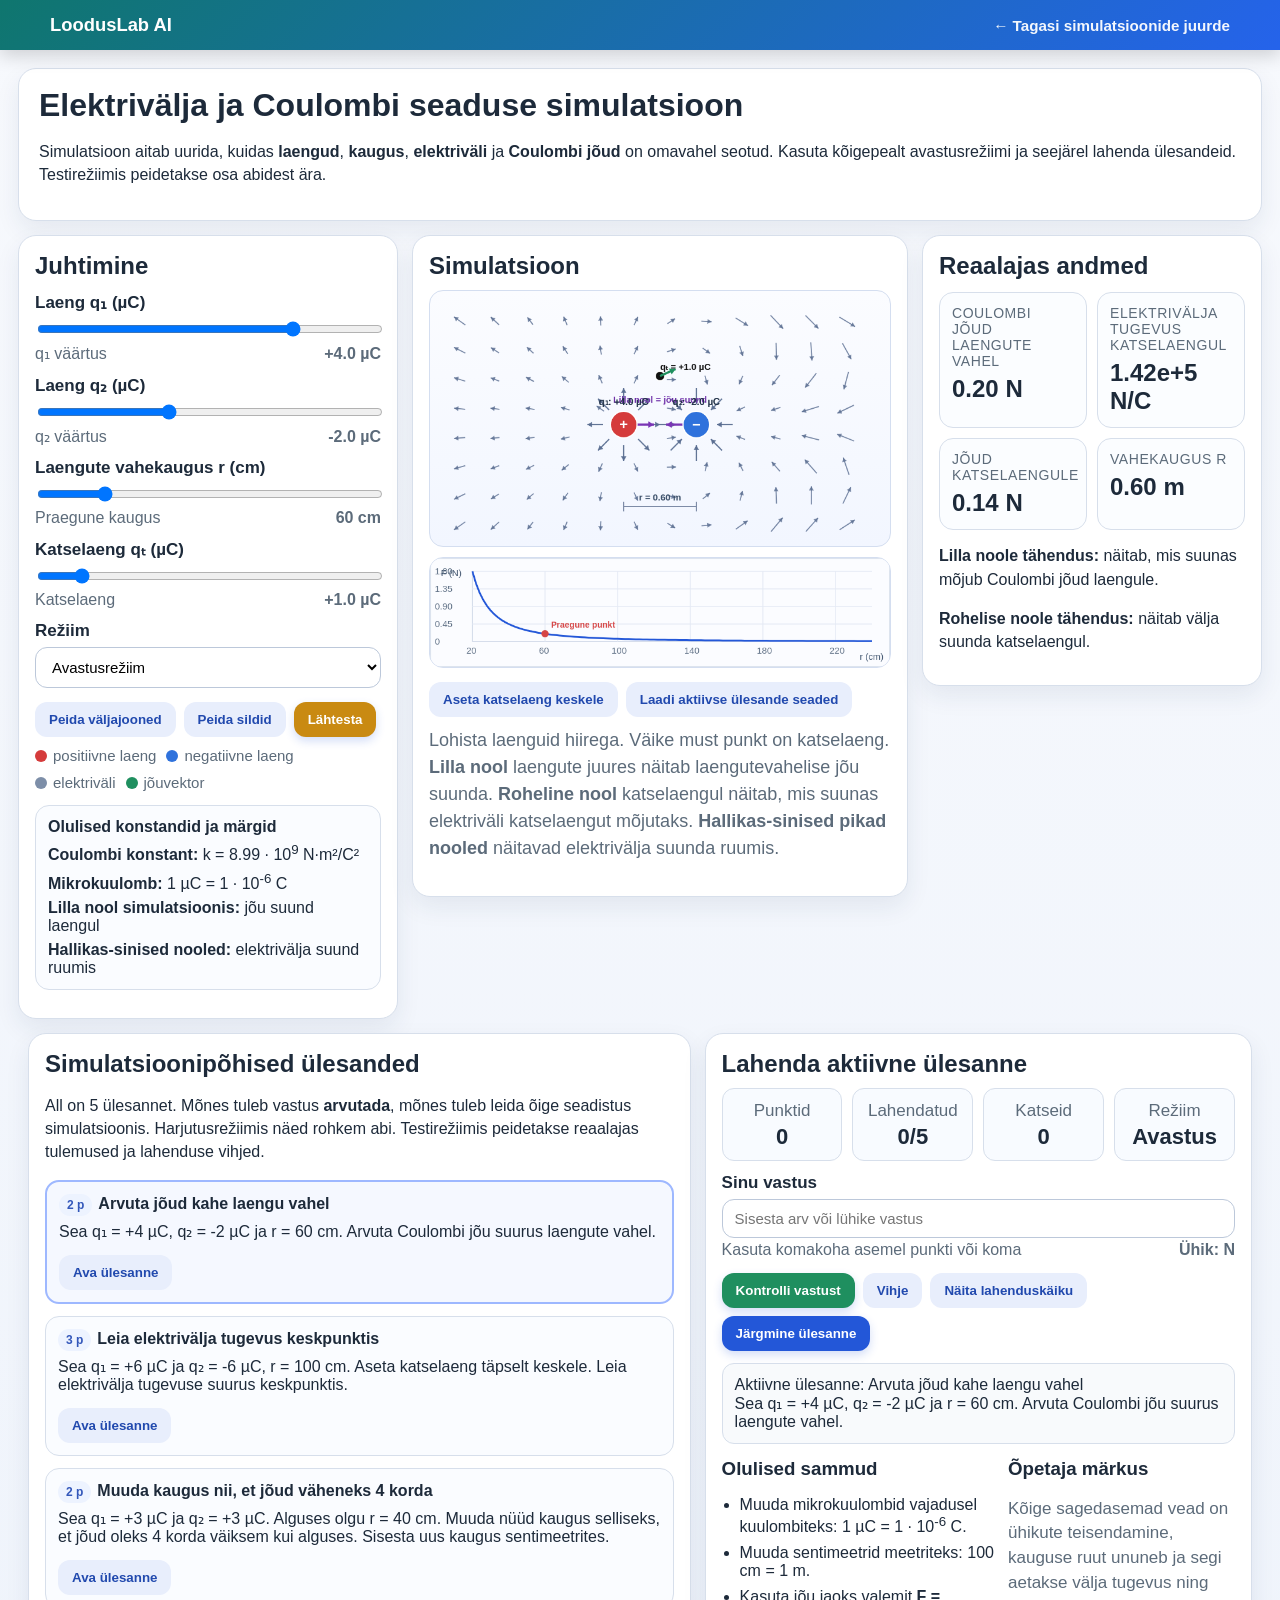
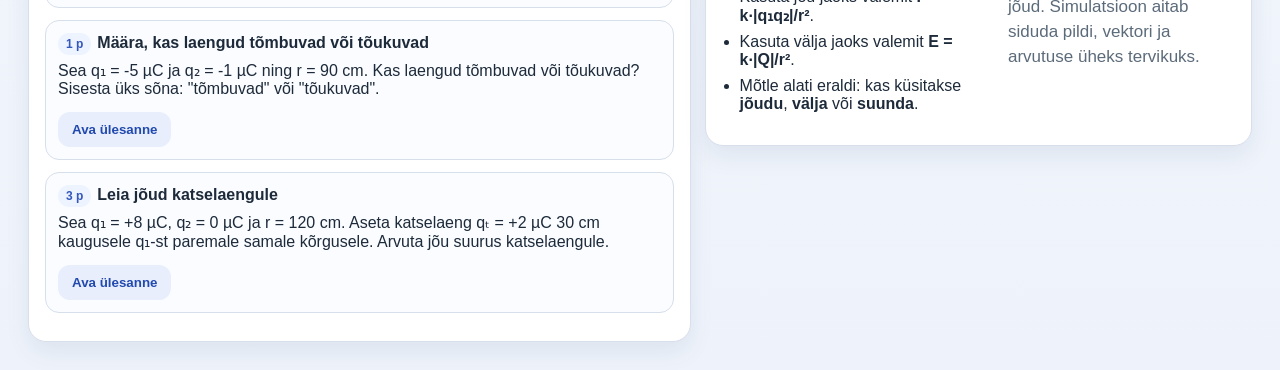
<file: simulations/elektrivali.html>
<!DOCTYPE html>
<html lang="et">
<head>
  <meta charset="UTF-8" />
  <meta name="viewport" content="width=device-width, initial-scale=1.0" />
  <title>Elektrivälja ja Coulombi seaduse simulatsioon</title>
  <style>
    :root {
      --bg: #f5f7fb;
      --card: #ffffff;
      --line: #d7dfeb;
      --text: #1d2a3a;
      --muted: #5c6b7a;
      --accent: #2357d8;
      --accent-2: #1f8f5f;
      --warn: #c98a12;
      --danger: #d64545;
      --good: #1b8d4b;
      --shadow: 0 10px 24px rgba(31, 53, 93, 0.08);
      --radius: 18px;
    }

    * { box-sizing: border-box; }
    body {
      margin: 0;
      font-family: Arial, Helvetica, sans-serif;
      background: linear-gradient(180deg, #f7f9fd 0%, #eef3fb 100%);
      color: var(--text);
    }

    .app {
      max-width: 1450px;
      margin: 0 auto;
      padding: 18px;
    }

    .title-card, .card {
      background: var(--card);
      border: 1px solid var(--line);
      border-radius: var(--radius);
      box-shadow: var(--shadow);
    }

    .title-card {
      padding: 18px 20px;
      margin-bottom: 14px;
    }

    h1, h2, h3 { margin: 0 0 10px 0; }
    p { line-height: 1.45; }

    .top-grid {
      display: grid;
      grid-template-columns: 380px 1fr 340px;
      gap: 14px;
      align-items: start;
    }

    .card { padding: 16px; }

    .controls label,
    .task-controls label {
      display: block;
      font-weight: 700;
      margin: 12px 0 6px;
      font-size: 17px;
    }

    .controls small, .muted {
      color: var(--muted);
      font-size: 17px;
      line-height: 1.45;
    }

    input[type="range"] { width: 100%; }
    input[type="number"], select, input[type="text"] {
      width: 100%;
      padding: 10px 12px;
      border-radius: 12px;
      border: 1px solid #bcc8da;
      font-size: 15px;
      background: #fff;
    }

    .value-line {
      display: flex;
      justify-content: space-between;
      align-items: center;
      gap: 8px;
      font-size: 16px;
      color: var(--muted);
      margin-top: 3px;
    }

    .btn-row, .mini-btn-row {
      display: flex;
      gap: 8px;
      flex-wrap: wrap;
      margin-top: 14px;
    }

    button {
      border: none;
      border-radius: 12px;
      padding: 10px 14px;
      font-weight: 700;
      cursor: pointer;
      background: var(--accent);
      color: white;
      box-shadow: 0 4px 10px rgba(35,87,216,0.2);
    }

    button.secondary {
      background: #e8eefc;
      color: #2149ae;
      box-shadow: none;
    }

    button.good {
      background: var(--accent-2);
    }

    button.warn {
      background: var(--warn);
    }

    button.danger {
      background: var(--danger);
    }

    button:disabled {
      opacity: 0.5;
      cursor: not-allowed;
    }

    canvas {
      width: 100%;
      display: block;
      border-radius: 14px;
      background: linear-gradient(180deg, #fbfcff 0%, #f2f6ff 100%);
      border: 1px solid #d4def0;
    }

    .stats-grid {
      display: grid;
      grid-template-columns: repeat(2, minmax(0, 1fr));
      gap: 10px;
      margin-top: 12px;
    }

    .stat {
      padding: 12px;
      border: 1px solid var(--line);
      border-radius: 14px;
      background: #fbfdff;
    }

    .stat-title {
      font-size: 14px;
      color: var(--muted);
      margin-bottom: 6px;
      text-transform: uppercase;
      letter-spacing: 0.04em;
    }

    .stat-value {
      font-size: 24px;
      font-weight: 700;
    }

    .formula {
      font-family: "Courier New", monospace;
      font-size: 17px;
      background: #f4f7ff;
      border: 1px solid #d7e1f5;
      padding: 8px 10px;
      border-radius: 10px;
      margin: 8px 0;
    }

    .subgrid {
      display: grid;
      grid-template-columns: 1.2fr 1fr;
      gap: 14px;
      margin-top: 14px;
    }

    .bottom-grid {
      display: grid;
      grid-template-columns: 1.15fr 0.95fr;
      gap: 14px;
      margin-top: 14px;
      align-items: start;
      padding: 0 10px 10px 10px;
    }

    .task-box {
      border: 1px solid var(--line);
      border-radius: 14px;
      padding: 12px;
      background: #fafcff;
      margin-bottom: 12px;
    }

    .task-box.active {
      border: 2px solid #9eb8ff;
      background: #f5f8ff;
    }

    .task-title {
      font-weight: 700;
      margin-bottom: 6px;
    }

    .pill {
      display: inline-block;
      font-size: 12px;
      padding: 4px 8px;
      border-radius: 999px;
      background: #edf3ff;
      color: #3357ba;
      font-weight: 700;
      margin-right: 6px;
    }

    .feedback {
      min-height: 64px;
      padding: 12px;
      border-radius: 12px;
      background: #f8fafc;
      border: 1px solid var(--line);
      margin-top: 12px;
      white-space: pre-line;
    }

    .feedback.good {
      border-color: #a6debb;
      background: #f2fcf6;
      color: #146d39;
    }

    .feedback.bad {
      border-color: #efb4b4;
      background: #fff6f6;
      color: #993030;
    }

    .scorebar {
      display: grid;
      grid-template-columns: repeat(4, 1fr);
      gap: 10px;
      margin-top: 10px;
    }

    .score-card {
      padding: 10px;
      border-radius: 12px;
      background: #f8fbff;
      border: 1px solid var(--line);
      text-align: center;
    }

    .big {
      font-size: 22px;
      font-weight: 700;
    }

    .formula-list li { margin-bottom: 8px; }
    ul { padding-left: 18px; }

    .hidden-in-test {
      transition: opacity 0.2s ease;
    }

    .legend {
      display: flex;
      gap: 10px;
      flex-wrap: wrap;
      margin-top: 10px;
      font-size: 15px;
      color: var(--muted);
    }

    .legend span::before {
      content: "";
      display: inline-block;
      width: 12px;
      height: 12px;
      border-radius: 50%;
      margin-right: 6px;
      vertical-align: -1px;
    }

    .lplus::before { background: #d53b3b; }
    .lminus::before { background: #2f72dc; }
    .lfield::before { background: #7d8ea8; }
    .lforce::before { background: #1f8f5f; }

    @media (max-width: 1200px) {
      .top-grid, .bottom-grid, .subgrid {
        grid-template-columns: 1fr;
      }
    }
  </style>

<style id="looduslab-header-style">
  .ll-header {
    width: 100%;
    background: linear-gradient(135deg, #0f766e, #2563eb);
    color: white;
    padding: 14px 20px;
    box-sizing: border-box;
    font-family: Arial, Helvetica, sans-serif;
    position: sticky;
    top: 0;
    z-index: 9999;
    box-shadow: 0 6px 18px rgba(0,0,0,0.16);
  }

  .ll-header-inner {
    max-width: 1180px;
    margin: 0 auto;
    display: flex;
    align-items: center;
    justify-content: space-between;
    gap: 16px;
  }

  .ll-brand,
  .ll-back {
    color: white;
    text-decoration: none;
    font-weight: 800;
  }

  .ll-brand {
    font-size: 1.15rem;
  }

  .ll-back {
    font-size: 0.95rem;
    opacity: 0.95;
  }

  .ll-back:hover {
    text-decoration: underline;
  }

  @media (max-width: 600px) {
    .ll-header-inner {
      flex-direction: column;
      align-items: flex-start;
    }
  }
</style>

</head>
<body>

<!-- LoodusLab AI ühine päis -->
<header class="ll-header">
  <div class="ll-header-inner">
    <a href="../index.html" class="ll-brand">LoodusLab AI</a>
    <a href="../index.html#simulatsioonid" class="ll-back">← Tagasi simulatsioonide juurde</a>
  </div>
</header>

  <div class="app">
    <div class="title-card">
      <h1>Elektrivälja ja Coulombi seaduse simulatsioon</h1>
      <p>
        Simulatsioon aitab uurida, kuidas <strong>laengud</strong>, <strong>kaugus</strong>, <strong>elektriväli</strong> ja <strong>Coulombi jõud</strong> on omavahel seotud.
        Kasuta kõigepealt avastusrežiimi ja seejärel lahenda ülesandeid. Testirežiimis peidetakse osa abidest ära.
      </p>
    </div>

    <div class="top-grid">
      <div class="card controls">
        <h2>Juhtimine</h2>

        <label for="q1Slider">Laeng q₁ (µC)</label>
        <input id="q1Slider" type="range" min="-8" max="8" step="0.5" value="4" />
        <div class="value-line"><span>q₁ väärtus</span><strong id="q1Value">+4.0 µC</strong></div>

        <label for="q2Slider">Laeng q₂ (µC)</label>
        <input id="q2Slider" type="range" min="-8" max="8" step="0.5" value="-2" />
        <div class="value-line"><span>q₂ väärtus</span><strong id="q2Value">-2.0 µC</strong></div>

        <label for="distanceSlider">Laengute vahekaugus r (cm)</label>
        <input id="distanceSlider" type="range" min="20" max="240" step="1" value="60" />
        <div class="value-line"><span>Praegune kaugus</span><strong id="distanceValue">60 cm</strong></div>

        <label for="testChargeSlider">Katselaeng qₜ (µC)</label>
        <input id="testChargeSlider" type="range" min="0.5" max="5" step="0.5" value="1" />
        <div class="value-line"><span>Katselaeng</span><strong id="testChargeValue">+1.0 µC</strong></div>

        <label for="modeSelect">Režiim</label>
        <select id="modeSelect">
          <option value="explore">Avastusrežiim</option>
          <option value="practice">Harjutusrežiim</option>
          <option value="test">Testirežiim</option>
        </select>

        <div class="btn-row">
          <button id="toggleFieldBtn" class="secondary">Peida väljajooned</button>
          <button id="toggleLabelsBtn" class="secondary">Peida sildid</button>
          <button id="resetBtn" class="warn">Lähtesta</button>
        </div>

        <div class="legend">
          <span class="lplus">positiivne laeng</span>
          <span class="lminus">negatiivne laeng</span>
          <span class="lfield">elektriväli</span>
          <span class="lforce">jõuvektor</span>
        </div>

        <div class="task-box" style="margin-top:14px;">
          <div class="task-title">Olulised konstandid ja märgid</div>
          <div><strong>Coulombi konstant:</strong> k = 8.99 · 10<sup>9</sup> N·m²/C²</div>
          <div style="margin-top:6px;"><strong>Mikrokuulomb:</strong> 1 µC = 1 · 10<sup>-6</sup> C</div>
          <div style="margin-top:6px;"><strong>Lilla nool simulatsioonis:</strong> jõu suund laengul</div>
          <div style="margin-top:6px;"><strong>Hallikas-sinised nooled:</strong> elektrivälja suund ruumis</div>
        </div>
      </div>

      <div class="card">
        <h2>Simulatsioon</h2>
        <canvas id="simCanvas" width="760" height="420"></canvas>
        <canvas id="graphCanvas" width="760" height="180" style="margin-top:10px;"></canvas>
        <div class="mini-btn-row">
          <button id="placeTestChargeBtn" class="secondary">Aseta katselaeng keskele</button>
          <button id="snapTaskBtn" class="secondary">Laadi aktiivse ülesande seaded</button>
        </div>
        <p class="muted" style="margin-top:10px; font-size:18px; line-height:1.5;">
          Lohista laenguid hiirega. Väike must punkt on katselaeng. <strong>Lilla nool</strong> laengute juures näitab laengutevahelise jõu suunda.
          <strong>Roheline nool</strong> katselaengul näitab, mis suunas elektriväli katselaengut mõjutaks.
          <strong>Hallikas-sinised pikad nooled</strong> näitavad elektrivälja suunda ruumis.
        </p>
      </div>

      <div class="card hidden-in-test" id="infoPanel">
        <h2>Reaalajas andmed</h2>
        <div class="stats-grid">
          <div class="stat">
            <div class="stat-title">Coulombi jõud laengute vahel</div>
            <div class="stat-value" id="forceValue">0 N</div>
          </div>
          <div class="stat">
            <div class="stat-title">Elektrivälja tugevus katselaengul</div>
            <div class="stat-value" id="fieldValue">0 N/C</div>
          </div>
          <div class="stat">
            <div class="stat-title">Jõud katselaengule</div>
            <div class="stat-value" id="testForceValue">0 N</div>
          </div>
          <div class="stat">
            <div class="stat-title">Vahekaugus r</div>
            <div class="stat-value" id="distanceMeters">0 m</div>
          </div>
        </div>
        <p style="margin-top:14px;"><strong>Lilla noole tähendus:</strong> näitab, mis suunas mõjub Coulombi jõud laengule.</p>
        <p><strong>Rohelise noole tähendus:</strong> näitab välja suunda katselaengul.</p>
      </div>
    </div>

    <div class="bottom-grid">
      <div class="card">
        <h2>Simulatsioonipõhised ülesanded</h2>
        <p>
          All on 5 ülesannet. Mõnes tuleb vastus <strong>arvutada</strong>, mõnes tuleb leida õige seadistus simulatsioonis.
          Harjutusrežiimis näed rohkem abi. Testirežiimis peidetakse reaalajas tulemused ja lahenduse vihjed.
        </p>
        <div id="taskList"></div>
      </div>

      <div class="card task-controls">
        <h2>Lahenda aktiivne ülesanne</h2>
        <div class="scorebar">
          <div class="score-card">
            <div class="muted">Punktid</div>
            <div class="big" id="scoreValue">0</div>
          </div>
          <div class="score-card">
            <div class="muted">Lahendatud</div>
            <div class="big" id="solvedValue">0/5</div>
          </div>
          <div class="score-card">
            <div class="muted">Katseid</div>
            <div class="big" id="attemptsValue">0</div>
          </div>
          <div class="score-card">
            <div class="muted">Režiim</div>
            <div class="big" id="modeLabel">Avastus</div>
          </div>
        </div>

        <label for="answerInput">Sinu vastus</label>
        <input id="answerInput" type="text" placeholder="Sisesta arv või lühike vastus" />
        <div class="value-line">
          <span>Kasuta komakoha asemel punkti või koma</span>
          <strong id="answerUnit">Ühik: –</strong>
        </div>

        <div class="btn-row">
          <button id="checkBtn" class="good">Kontrolli vastust</button>
          <button id="hintBtn" class="secondary">Vihje</button>
          <button id="solutionBtn" class="secondary hidden-in-test">Näita lahenduskäiku</button>
          <button id="nextBtn">Järgmine ülesanne</button>
        </div>

        <div id="feedbackBox" class="feedback">Vali ülesanne ja alusta.</div>

        <div class="subgrid hidden-in-test" id="helpPanel">
          <div>
            <h3>Olulised sammud</h3>
            <ul class="formula-list">
              <li>Muuda mikrokuulombid vajadusel kuulombiteks: 1 µC = 1 · 10<sup>-6</sup> C.</li>
              <li>Muuda sentimeetrid meetriteks: 100 cm = 1 m.</li>
              <li>Kasuta jõu jaoks valemit <strong>F = k·|q₁q₂|/r²</strong>.</li>
              <li>Kasuta välja jaoks valemit <strong>E = k·|Q|/r²</strong>.</li>
              <li>Mõtle alati eraldi: kas küsitakse <strong>jõudu</strong>, <strong>välja</strong> või <strong>suunda</strong>.</li>
            </ul>
          </div>
          <div>
            <h3>Õpetaja märkus</h3>
            <p class="muted">
              Kõige sagedasemad vead on ühikute teisendamine, kauguse ruut ununeb ja segi aetakse välja tugevus ning jõud.
              Simulatsioon aitab siduda pildi, vektori ja arvutuse üheks tervikuks.
            </p>
          </div>
        </div>
      </div>
    </div>
  </div>

  <script>
    const k = 8.99e9;
    const canvas = document.getElementById('simCanvas');
    const ctx = canvas.getContext('2d');
    const graphCanvas = document.getElementById('graphCanvas');
    const gctx = graphCanvas.getContext('2d');

    const q1Slider = document.getElementById('q1Slider');
    const q2Slider = document.getElementById('q2Slider');
    const distanceSlider = document.getElementById('distanceSlider');
    const testChargeSlider = document.getElementById('testChargeSlider');
    const modeSelect = document.getElementById('modeSelect');

    const q1Value = document.getElementById('q1Value');
    const q2Value = document.getElementById('q2Value');
    const distanceValue = document.getElementById('distanceValue');
    const testChargeValue = document.getElementById('testChargeValue');

    const forceValue = document.getElementById('forceValue');
    const fieldValue = document.getElementById('fieldValue');
    const testForceValue = document.getElementById('testForceValue');
    const distanceMeters = document.getElementById('distanceMeters');
    const modeLabel = document.getElementById('modeLabel');
    const helpPanel = document.getElementById('helpPanel');
    const infoPanel = document.getElementById('infoPanel');

    const answerInput = document.getElementById('answerInput');
    const answerUnit = document.getElementById('answerUnit');
    const feedbackBox = document.getElementById('feedbackBox');
    const scoreValue = document.getElementById('scoreValue');
    const solvedValue = document.getElementById('solvedValue');
    const attemptsValue = document.getElementById('attemptsValue');

    let showField = true;
    let showLabels = true;
    let dragging = null;
    let attempts = 0;
    let score = 0;
    let solvedCount = 0;

    const chargeRadius = 22;
    const pxToMeter = 0.005;

    const state = {
      q1MicroC: 4,
      q2MicroC: -2,
      testMicroC: 1,
      charge1: { x: 320, y: 220 },
      charge2: { x: 440, y: 220 },
      testCharge: { x: 380, y: 140 },
      mode: 'explore'
    };

    const tasks = [
      {
        id: 1,
        title: 'Arvuta jõud kahe laengu vahel',
        type: 'numeric',
        unit: 'N',
        points: 2,
        prompt: 'Sea q₁ = +4 µC, q₂ = -2 µC ja r = 60 cm. Arvuta Coulombi jõu suurus laengute vahel.',
        setup() {
          applySetup({ q1: 4, q2: -2, distanceCm: 60, testMicroC: 1, testPos: {x:380,y:140} });
        },
        getAnswer() {
          return computePairForceAbs();
        },
        tolerance: 0.03,
        hint: 'Muuda µC → C ja cm → m. Seejärel kasuta F = k·|q₁q₂|/r².',
        solution() {
          return 'q₁ = 4·10⁻⁶ C, q₂ = 2·10⁻⁶ C, r = 0.60 m\nF = 8.99·10⁹ · (4·10⁻⁶ · 2·10⁻⁶) / 0.60²\nF ≈ 0.20 N';
        }
      },
      {
        id: 2,
        title: 'Leia elektrivälja tugevus keskpunktis',
        type: 'numeric',
        unit: 'N/C',
        points: 3,
        prompt: 'Sea q₁ = +6 µC ja q₂ = -6 µC, r = 100 cm. Aseta katselaeng täpselt keskele. Leia elektrivälja tugevuse suurus keskpunktis.',
        setup() {
          applySetup({ q1: 6, q2: -6, distanceCm: 100, testMicroC: 1, testPos: {x:380,y:220} });
        },
        getAnswer() {
          const E = computeElectricFieldAt(state.testCharge.x, state.testCharge.y);
          return Math.hypot(E.x, E.y);
        },
        tolerance: 0.03,
        hint: 'Dipooli keskpunktis liituvad väljad samas suunas.',
        solution() {
          return 'Mõlemad laengud on keskpunktist 0.50 m kaugusel. Ühe laengu väli: E₁ = k·Q/r² ≈ 215760 N/C. Kuna väljad on samas suunas, siis E ≈ 431520 N/C.';
        }
      },
      {
        id: 3,
        title: 'Muuda kaugus nii, et jõud väheneks 4 korda',
        type: 'distance-check',
        unit: 'cm',
        points: 2,
        prompt: 'Sea q₁ = +3 µC ja q₂ = +3 µC. Alguses olgu r = 40 cm. Muuda nüüd kaugus selliseks, et jõud oleks 4 korda väiksem kui alguses. Sisesta uus kaugus sentimeetrites.',
        setup() {
          applySetup({ q1: 3, q2: 3, distanceCm: 40, testMicroC: 1, testPos: {x:380,y:140} });
        },
        getAnswer() {
          return 80;
        },
        tolerance: 0.01,
        hint: 'Kui F ~ 1/r², siis 4 korda väiksema jõu jaoks peab kaugus olema 2 korda suurem.',
        solution() {
          return 'Kui jõud peab vähenema 4 korda, siis kaugus peab suurenema √4 = 2 korda. Seega 40 cm → 80 cm.';
        }
      },
      {
        id: 4,
        title: 'Määra, kas laengud tõmbuvad või tõukuvad',
        type: 'text',
        unit: 'sõna',
        points: 1,
        prompt: 'Sea q₁ = -5 µC ja q₂ = -1 µC ning r = 90 cm. Kas laengud tõmbuvad või tõukuvad? Sisesta üks sõna: "tõmbuvad" või "tõukuvad".',
        setup() {
          applySetup({ q1: -5, q2: -1, distanceCm: 90, testMicroC: 1, testPos: {x:380,y:140} });
        },
        getAnswer() {
          return 'tõukuvad';
        },
        hint: 'Samanimelised laengud tõukuvad.',
        solution() {
          return 'Mõlemad laengud on negatiivsed. Samanimelised laengud tõukuvad.';
        }
      },
      {
        id: 5,
        title: 'Leia jõud katselaengule',
        type: 'numeric',
        unit: 'N',
        points: 3,
        prompt: 'Sea q₁ = +8 µC, q₂ = 0 µC ja r = 120 cm. Aseta katselaeng qₜ = +2 µC 30 cm kaugusele q₁-st paremale samale kõrgusele. Arvuta jõu suurus katselaengule.',
        setup() {
          applySetup({ q1: 8, q2: 0, distanceCm: 120, testMicroC: 2, testPos: {x: 350, y: 220} });
        },
        getAnswer() {
          const E = computeElectricFieldAt(state.testCharge.x, state.testCharge.y);
          const qt = Math.abs(state.testMicroC) * 1e-6;
          return Math.hypot(E.x, E.y) * qt;
        },
        tolerance: 0.03,
        hint: 'Siin mõjutab katselaengut ainult q₁, sest q₂ = 0.',
        solution() {
          return 'Katselaeng on q₁-st 30 cm = 0.30 m kaugusel. F = k·|q₁qₜ|/r² ≈ 1.60 N.';
        }
      }
    ];

    let activeTaskIndex = 0;
    const solvedTasks = new Set();

    function signedMicroC(v) {
      return `${v >= 0 ? '+' : ''}${v.toFixed(1)} µC`;
    }

    function updateValueLabels() {
      q1Value.textContent = signedMicroC(Number(q1Slider.value));
      q2Value.textContent = signedMicroC(Number(q2Slider.value));
      distanceValue.textContent = `${Number(distanceSlider.value).toFixed(0)} cm`;
      testChargeValue.textContent = `+${Number(testChargeSlider.value).toFixed(1)} µC`;
    }

    function syncStateFromControls(reposition = true) {
      state.q1MicroC = Number(q1Slider.value);
      state.q2MicroC = Number(q2Slider.value);
      state.testMicroC = Number(testChargeSlider.value);
      const distPx = Number(distanceSlider.value) / (pxToMeter * 100);
      if (reposition) {
        state.charge1.x = canvas.width / 2 - distPx / 2;
        state.charge2.x = canvas.width / 2 + distPx / 2;
        state.charge1.y = 220;
        state.charge2.y = 220;
      }
      updateValueLabels();
      updateReadouts();
      draw();
    }

    function metersBetween(a, b) {
      return Math.hypot(a.x - b.x, a.y - b.y) * pxToMeter;
    }

    function computePairForceAbs() {
      const q1 = Math.abs(state.q1MicroC) * 1e-6;
      const q2 = Math.abs(state.q2MicroC) * 1e-6;
      const r = metersBetween(state.charge1, state.charge2);
      if (r === 0) return 0;
      return k * q1 * q2 / (r * r);
    }

    function electricFieldFromCharge(chargeMicroC, chargePos, x, y) {
      const q = chargeMicroC * 1e-6;
      if (q === 0) return { x: 0, y: 0 };
      const dx = (x - chargePos.x) * pxToMeter;
      const dy = (y - chargePos.y) * pxToMeter;
      const r2 = dx * dx + dy * dy;
      const r = Math.sqrt(r2);
      if (r < 0.03) return { x: 0, y: 0 };
      const E = k * q / r2;
      return { x: E * dx / r, y: E * dy / r };
    }

    function computeElectricFieldAt(x, y) {
      const e1 = electricFieldFromCharge(state.q1MicroC, state.charge1, x, y);
      const e2 = electricFieldFromCharge(state.q2MicroC, state.charge2, x, y);
      return { x: e1.x + e2.x, y: e1.y + e2.y };
    }

    function updateReadouts() {
      const F = computePairForceAbs();
      const E = computeElectricFieldAt(state.testCharge.x, state.testCharge.y);
      const Emag = Math.hypot(E.x, E.y);
      const qt = state.testMicroC * 1e-6;
      const Ft = Emag * qt;
      const r = metersBetween(state.charge1, state.charge2);

      forceValue.textContent = `${formatNumber(F)} N`;
      fieldValue.textContent = `${formatSci(Emag)} N/C`;
      testForceValue.textContent = `${formatNumber(Ft)} N`;
      distanceMeters.textContent = `${r.toFixed(2)} m`;
    }

    function formatNumber(v) {
      if (v === 0) return '0';
      if (Math.abs(v) >= 1000 || Math.abs(v) < 0.01) return v.toExponential(2);
      return v.toFixed(2);
    }

    function formatSci(v) {
      if (v === 0) return '0';
      if (Math.abs(v) >= 1000 || Math.abs(v) < 0.1) return v.toExponential(2);
      return v.toFixed(2);
    }

    function drawArrow(x1, y1, x2, y2, color = '#1f8f5f', width = 3, head = 10) {
      const angle = Math.atan2(y2 - y1, x2 - x1);
      ctx.strokeStyle = color;
      ctx.fillStyle = color;
      ctx.lineWidth = width;
      ctx.beginPath();
      ctx.moveTo(x1, y1);
      ctx.lineTo(x2, y2);
      ctx.stroke();
      ctx.beginPath();
      ctx.moveTo(x2, y2);
      ctx.lineTo(x2 - head * Math.cos(angle - Math.PI / 6), y2 - head * Math.sin(angle - Math.PI / 6));
      ctx.lineTo(x2 - head * Math.cos(angle + Math.PI / 6), y2 - head * Math.sin(angle + Math.PI / 6));
      ctx.closePath();
      ctx.fill();
    }

    function drawCharge(pos, qMicroC, label) {
      ctx.beginPath();
      ctx.arc(pos.x, pos.y, chargeRadius, 0, Math.PI * 2);
      ctx.fillStyle = qMicroC >= 0 ? '#d53b3b' : '#2f72dc';
      ctx.fill();
      ctx.lineWidth = 2;
      ctx.strokeStyle = '#ffffff';
      ctx.stroke();

      ctx.fillStyle = '#ffffff';
      ctx.font = 'bold 24px Arial';
      ctx.textAlign = 'center';
      ctx.textBaseline = 'middle';
      ctx.fillText(qMicroC >= 0 ? '+' : '−', pos.x, pos.y + 1);

      if (showLabels) {
        ctx.fillStyle = '#203147';
        ctx.font = 'bold 16px Arial';
        ctx.fillText(`${label}: ${qMicroC >= 0 ? '+' : ''}${qMicroC.toFixed(1)} µC`, pos.x, pos.y - 36);
      }
    }

    function drawRadialFieldHints(pos, qMicroC) {
      if (qMicroC === 0) return;
      const angles = [0, Math.PI/4, Math.PI/2, 3*Math.PI/4, Math.PI, 5*Math.PI/4, 3*Math.PI/2, 7*Math.PI/4];
      angles.forEach(angle => {
        const startR = 34;
        const endR = 60;
        const sx = pos.x + Math.cos(angle) * startR;
        const sy = pos.y + Math.sin(angle) * startR;
        const ex = pos.x + Math.cos(angle) * endR;
        const ey = pos.y + Math.sin(angle) * endR;
        if (qMicroC > 0) drawArrow(sx, sy, ex, ey, 'rgba(90,110,145,0.95)', 2.2, 9);
        else drawArrow(ex, ey, sx, sy, 'rgba(90,110,145,0.95)', 2.2, 9);
      });
    }

    function drawField() {
      if (!showField) return;
      for (let x = 50; x < canvas.width - 30; x += 58) {
        for (let y = 50; y < canvas.height - 30; y += 48) {
          const d1 = Math.hypot(x - state.charge1.x, y - state.charge1.y);
          const d2 = Math.hypot(x - state.charge2.x, y - state.charge2.y);
          if (d1 < 45 || d2 < 45) continue;
          const E = computeElectricFieldAt(x, y);
          const mag = Math.hypot(E.x, E.y);
          if (mag < 60) continue;
          const len = Math.min(30, Math.max(15, 420000 / (mag + 8000)));
          const nx = E.x / mag;
          const ny = E.y / mag;
          drawArrow(x - nx * len * 0.45, y - ny * len * 0.45, x + nx * len * 0.55, y + ny * len * 0.55, 'rgba(90,110,145,0.82)', 1.8, 8);
        }
      }
      drawRadialFieldHints(state.charge1, state.q1MicroC);
      drawRadialFieldHints(state.charge2, state.q2MicroC);
    }

    function drawTestCharge() {
      const p = state.testCharge;
      ctx.beginPath();
      ctx.arc(p.x, p.y, 8, 0, Math.PI * 2);
      ctx.fillStyle = '#111111';
      ctx.fill();
      ctx.strokeStyle = '#ffffff';
      ctx.lineWidth = 2;
      ctx.stroke();

      if (showLabels) {
        ctx.fillStyle = '#111111';
        ctx.font = 'bold 15px Arial';
        ctx.fillText(`qₜ = +${state.testMicroC.toFixed(1)} µC`, p.x + 42, p.y - 14);
      }

      const E = computeElectricFieldAt(p.x, p.y);
      const mag = Math.hypot(E.x, E.y);
      if (mag > 0) {
        const scale = Math.min(90, Math.max(28, mag / 10000));
        drawArrow(p.x, p.y, p.x + (E.x / mag) * scale, p.y + (E.y / mag) * scale, '#1f8f5f', 3.6, 11);
      }
    }

    function drawDistanceLine() {
      const y = 355;
      const x1 = state.charge1.x;
      const x2 = state.charge2.x;
      ctx.strokeStyle = '#7e8ca7';
      ctx.lineWidth = 2;
      ctx.beginPath();
      ctx.moveTo(x1, y);
      ctx.lineTo(x2, y);
      ctx.stroke();
      ctx.beginPath();
      ctx.moveTo(x1, y - 8); ctx.lineTo(x1, y + 8);
      ctx.moveTo(x2, y - 8); ctx.lineTo(x2, y + 8);
      ctx.stroke();
      ctx.fillStyle = '#3a4e68';
      ctx.font = 'bold 15px Arial';
      ctx.textAlign = 'center';
      ctx.fillText(`r = ${(metersBetween(state.charge1, state.charge2)).toFixed(2)} m`, (x1 + x2) / 2, y - 14);
    }

    function drawForceBetweenCharges() {
      if (state.q1MicroC === 0 || state.q2MicroC === 0) return;
      const repulsive = Math.sign(state.q1MicroC) === Math.sign(state.q2MicroC);
      const v = { x: state.charge2.x - state.charge1.x, y: state.charge2.y - state.charge1.y };
      const len = Math.hypot(v.x, v.y) || 1;
      const ux = v.x / len;
      const uy = v.y / len;
      const size = 50;
      if (repulsive) {
        drawArrow(state.charge1.x - ux * 8, state.charge1.y - uy * 8, state.charge1.x - ux * size, state.charge1.y - uy * size, '#7a35b5', 3.6, 11);
        drawArrow(state.charge2.x + ux * 8, state.charge2.y + uy * 8, state.charge2.x + ux * size, state.charge2.y + uy * size, '#7a35b5', 3.6, 11);
      } else {
        drawArrow(state.charge1.x + ux * 8, state.charge1.y + uy * 8, state.charge1.x + ux * size, state.charge1.y + uy * size, '#7a35b5', 3.6, 11);
        drawArrow(state.charge2.x - ux * 8, state.charge2.y - uy * 8, state.charge2.x - ux * size, state.charge2.y - uy * size, '#7a35b5', 3.6, 11);
      }
      ctx.fillStyle = '#6e2fa8';
      ctx.font = 'bold 15px Arial';
      ctx.fillText('Lilla nool = jõu suund', (state.charge1.x + state.charge2.x) / 2, 180);
    }

    function drawGraph() {
      const w = graphCanvas.width;
      const h = graphCanvas.height;
      gctx.clearRect(0, 0, w, h);
      gctx.fillStyle = '#fbfcff';
      gctx.fillRect(0, 0, w, h);
      gctx.strokeStyle = '#d7dfeb';
      gctx.strokeRect(0, 0, w, h);

      const padL = 70, padR = 30, padT = 22, padB = 42;
      const plotW = w - padL - padR;
      const plotH = h - padT - padB;

      const q1 = Math.abs(state.q1MicroC) * 1e-6;
      const q2 = Math.abs(state.q2MicroC) * 1e-6;
      let maxF = 0;
      const values = [];
      for (let cm = 20; cm <= 240; cm += 2) {
        const r = cm / 100;
        const F = (q1 === 0 || q2 === 0) ? 0 : k * q1 * q2 / (r * r);
        values.push({ cm, F });
        if (F > maxF) maxF = F;
      }
      maxF = maxF || 1;

      gctx.strokeStyle = '#93a4bf';
      gctx.lineWidth = 1.5;
      gctx.beginPath();
      gctx.moveTo(padL, padT);
      gctx.lineTo(padL, padT + plotH);
      gctx.lineTo(padL + plotW, padT + plotH);
      gctx.stroke();

      gctx.fillStyle = '#41556f';
      gctx.font = '15px Arial';
      gctx.fillText('F (N)', 18, padT + 8);
      gctx.fillText('r (cm)', padL + plotW - 20, padT + plotH + 30);

      for (let i = 0; i <= 4; i++) {
        const y = padT + plotH - (i / 4) * plotH;
        gctx.strokeStyle = '#e4eaf4';
        gctx.beginPath();
        gctx.moveTo(padL, y);
        gctx.lineTo(padL + plotW, y);
        gctx.stroke();
        gctx.fillStyle = '#617287';
        gctx.fillText(formatNumber(maxF * i / 4), 8, y + 5);
      }

      for (let cm = 20; cm <= 240; cm += 40) {
        const x = padL + ((cm - 20) / 220) * plotW;
        gctx.strokeStyle = '#e4eaf4';
        gctx.beginPath();
        gctx.moveTo(x, padT);
        gctx.lineTo(x, padT + plotH);
        gctx.stroke();
        gctx.fillStyle = '#617287';
        gctx.fillText(String(cm), x - 10, padT + plotH + 20);
      }

      gctx.strokeStyle = '#2357d8';
      gctx.lineWidth = 3;
      gctx.beginPath();
      values.forEach((p, i) => {
        const x = padL + ((p.cm - 20) / 220) * plotW;
        const y = padT + plotH - (p.F / maxF) * plotH;
        if (i === 0) gctx.moveTo(x, y); else gctx.lineTo(x, y);
      });
      gctx.stroke();

      const currentCm = metersBetween(state.charge1, state.charge2) * 100;
      const currentF = computePairForceAbs();
      const px = padL + ((currentCm - 20) / 220) * plotW;
      const py = padT + plotH - (currentF / maxF) * plotH;
      gctx.fillStyle = '#d64545';
      gctx.beginPath();
      gctx.arc(px, py, 6, 0, Math.PI * 2);
      gctx.fill();
      gctx.font = 'bold 14px Arial';
      gctx.fillText(`Praegune punkt`, Math.min(px + 10, w - 110), Math.max(py - 10, 18));
    }

    function draw() {
      ctx.clearRect(0, 0, canvas.width, canvas.height);
      drawField();
      drawDistanceLine();
      drawForceBetweenCharges();
      drawCharge(state.charge1, state.q1MicroC, 'q₁');
      drawCharge(state.charge2, state.q2MicroC, 'q₂');
      drawTestCharge();
      drawGraph();
    }

    function clamp(v, min, max) {
      return Math.min(max, Math.max(min, v));
    }

    function getMousePos(evt) {
      const rect = canvas.getBoundingClientRect();
      return {
        x: (evt.clientX - rect.left) * (canvas.width / rect.width),
        y: (evt.clientY - rect.top) * (canvas.height / rect.height)
      };
    }

    canvas.addEventListener('mousedown', (e) => {
      const m = getMousePos(e);
      if (Math.hypot(m.x - state.charge1.x, m.y - state.charge1.y) <= chargeRadius + 4) dragging = 'q1';
      else if (Math.hypot(m.x - state.charge2.x, m.y - state.charge2.y) <= chargeRadius + 4) dragging = 'q2';
      else if (Math.hypot(m.x - state.testCharge.x, m.y - state.testCharge.y) <= 12) dragging = 'test';
    });

    canvas.addEventListener('mousemove', (e) => {
      if (!dragging) return;
      const m = getMousePos(e);
      if (dragging === 'q1') {
        state.charge1.x = clamp(m.x, 60, state.charge2.x - 60);
        state.charge1.y = clamp(m.y, 80, 300);
      } else if (dragging === 'q2') {
        state.charge2.x = clamp(m.x, state.charge1.x + 60, canvas.width - 60);
        state.charge2.y = clamp(m.y, 80, 300);
      } else if (dragging === 'test') {
        state.testCharge.x = clamp(m.x, 20, canvas.width - 20);
        state.testCharge.y = clamp(m.y, 20, canvas.height - 20);
      }
      const currentDistanceCm = metersBetween(state.charge1, state.charge2) * 100;
      distanceSlider.value = clamp(currentDistanceCm, 20, 240).toFixed(0);
      updateValueLabels();
      updateReadouts();
      draw();
    });

    window.addEventListener('mouseup', () => dragging = null);
    canvas.addEventListener('mouseleave', () => dragging = null);

    function applySetup({ q1, q2, distanceCm, testMicroC, testPos }) {
      q1Slider.value = q1;
      q2Slider.value = q2;
      distanceSlider.value = distanceCm;
      testChargeSlider.value = testMicroC;
      syncStateFromControls(true);
      if (testPos) {
        state.testCharge.x = testPos.x;
        state.testCharge.y = testPos.y;
      }
      updateReadouts();
      draw();
    }

    function renderTasks() {
      const list = document.getElementById('taskList');
      list.innerHTML = '';
      tasks.forEach((task, index) => {
        const box = document.createElement('div');
        box.className = `task-box ${index === activeTaskIndex ? 'active' : ''}`;
        box.innerHTML = `
          <div class="task-title"><span class="pill">${task.points} p</span>${task.title}</div>
          <div>${task.prompt}</div>
          <div class="mini-btn-row"><button class="secondary" data-task="${index}">Ava ülesanne</button></div>
        `;
        box.querySelector('button').addEventListener('click', () => {
          activeTaskIndex = index;
          loadActiveTask();
        });
        list.appendChild(box);
      });
    }

    function loadActiveTask() {
      renderTasks();
      const task = tasks[activeTaskIndex];
      task.setup();
      answerInput.value = '';
      answerUnit.textContent = `Ühik: ${task.unit}`;
      feedbackBox.className = 'feedback';
      feedbackBox.textContent = `Aktiivne ülesanne: ${task.title}\n${task.prompt}`;
    }

    function parseNumericInput(str) {
      const normalized = String(str).trim().replace(',', '.');
      const value = Number(normalized);
      return Number.isFinite(value) ? value : null;
    }

    function nearlyEqual(user, actual, toleranceFraction = 0.03) {
      if (actual === 0) return Math.abs(user) < 1e-9;
      return Math.abs(user - actual) / Math.abs(actual) <= toleranceFraction;
    }

    function checkAnswer() {
      const task = tasks[activeTaskIndex];
      const raw = answerInput.value.trim();
      attempts++;
      attemptsValue.textContent = attempts;

      if (!raw) {
        feedbackBox.className = 'feedback bad';
        feedbackBox.textContent = 'Vastus puudub. Sisesta vastus ja proovi uuesti.';
        return;
      }

      let correct = false;
      const actual = task.getAnswer();

      if (task.type === 'numeric' || task.type === 'distance-check') {
        const userVal = parseNumericInput(raw);
        if (userVal === null) {
          feedbackBox.className = 'feedback bad';
          feedbackBox.textContent = 'See ei tundu olevat arvuline vastus.';
          return;
        }
        correct = nearlyEqual(userVal, actual, task.tolerance || 0.03);
      } else if (task.type === 'text') {
        correct = raw.toLowerCase().trim() === String(actual).toLowerCase();
      }

      if (correct) {
        const firstSolve = !solvedTasks.has(task.id);
        if (firstSolve) {
          solvedTasks.add(task.id);
          solvedCount = solvedTasks.size;
          score += task.points;
          scoreValue.textContent = score;
          solvedValue.textContent = `${solvedCount}/5`;
        }
        feedbackBox.className = 'feedback good';
        feedbackBox.textContent = `Õige. ${firstSolve ? `Said ${task.points} punkti.` : 'See ülesanne oli juba varem lahendatud.'}`;
      } else {
        feedbackBox.className = 'feedback bad';
        feedbackBox.textContent = task.type === 'text'
          ? 'Praegu ei klapi. Mõtle, kas laengud on samanimelised või erinimelised.'
          : `Praegu ei klapi. Kontrolli ühikuid, valemit ja kauguse ruutu.\nSinu vastus: ${raw} ${task.unit}`;
      }
    }

    function showHint() {
      const task = tasks[activeTaskIndex];
      feedbackBox.className = 'feedback';
      feedbackBox.textContent = `Vihje:\n${task.hint}`;
    }

    function showSolution() {
      const task = tasks[activeTaskIndex];
      feedbackBox.className = 'feedback';
      feedbackBox.textContent = `Lahenduskäik:\n${task.solution()}`;
    }

    function nextTask() {
      activeTaskIndex = (activeTaskIndex + 1) % tasks.length;
      loadActiveTask();
    }

    function setMode(mode) {
      state.mode = mode;
      if (mode === 'explore') {
        helpPanel.style.display = 'grid';
        infoPanel.style.display = 'block';
        document.querySelectorAll('.hidden-in-test').forEach(el => el.style.visibility = 'visible');
        modeLabel.textContent = 'Avastus';
      } else if (mode === 'practice') {
        helpPanel.style.display = 'grid';
        infoPanel.style.display = 'block';
        document.querySelectorAll('.hidden-in-test').forEach(el => el.style.visibility = 'visible');
        modeLabel.textContent = 'Harjutus';
      } else {
        helpPanel.style.display = 'none';
        infoPanel.style.display = 'none';
        document.querySelectorAll('.hidden-in-test').forEach(el => {
          if (el.id !== 'helpPanel' && el.id !== 'infoPanel') el.style.visibility = 'hidden';
        });
        modeLabel.textContent = 'Test';
      }
    }

    q1Slider.addEventListener('input', () => syncStateFromControls(true));
    q2Slider.addEventListener('input', () => syncStateFromControls(true));
    distanceSlider.addEventListener('input', () => syncStateFromControls(true));
    testChargeSlider.addEventListener('input', () => syncStateFromControls(false));
    modeSelect.addEventListener('change', (e) => setMode(e.target.value));

    document.getElementById('toggleFieldBtn').addEventListener('click', () => {
      showField = !showField;
      document.getElementById('toggleFieldBtn').textContent = showField ? 'Peida väljajooned' : 'Näita väljajooni';
      draw();
    });

    document.getElementById('toggleLabelsBtn').addEventListener('click', () => {
      showLabels = !showLabels;
      document.getElementById('toggleLabelsBtn').textContent = showLabels ? 'Peida sildid' : 'Näita silte';
      draw();
    });

    document.getElementById('resetBtn').addEventListener('click', () => {
      score = 0;
      attempts = 0;
      solvedTasks.clear();
      solvedCount = 0;
      scoreValue.textContent = '0';
      attemptsValue.textContent = '0';
      solvedValue.textContent = '0/5';
      activeTaskIndex = 0;
      modeSelect.value = 'explore';
      setMode('explore');
      loadActiveTask();
    });

    document.getElementById('placeTestChargeBtn').addEventListener('click', () => {
      state.testCharge.x = canvas.width / 2;
      state.testCharge.y = 220;
      updateReadouts();
      draw();
    });

    document.getElementById('snapTaskBtn').addEventListener('click', () => loadActiveTask());
    document.getElementById('checkBtn').addEventListener('click', checkAnswer);
    document.getElementById('hintBtn').addEventListener('click', showHint);
    document.getElementById('solutionBtn').addEventListener('click', showSolution);
    document.getElementById('nextBtn').addEventListener('click', nextTask);

    answerInput.addEventListener('keydown', (e) => {
      if (e.key === 'Enter') checkAnswer();
    });

    setMode('explore');
    renderTasks();
    loadActiveTask();
    syncStateFromControls(true);
  </script>
</body>
</html>
</file>
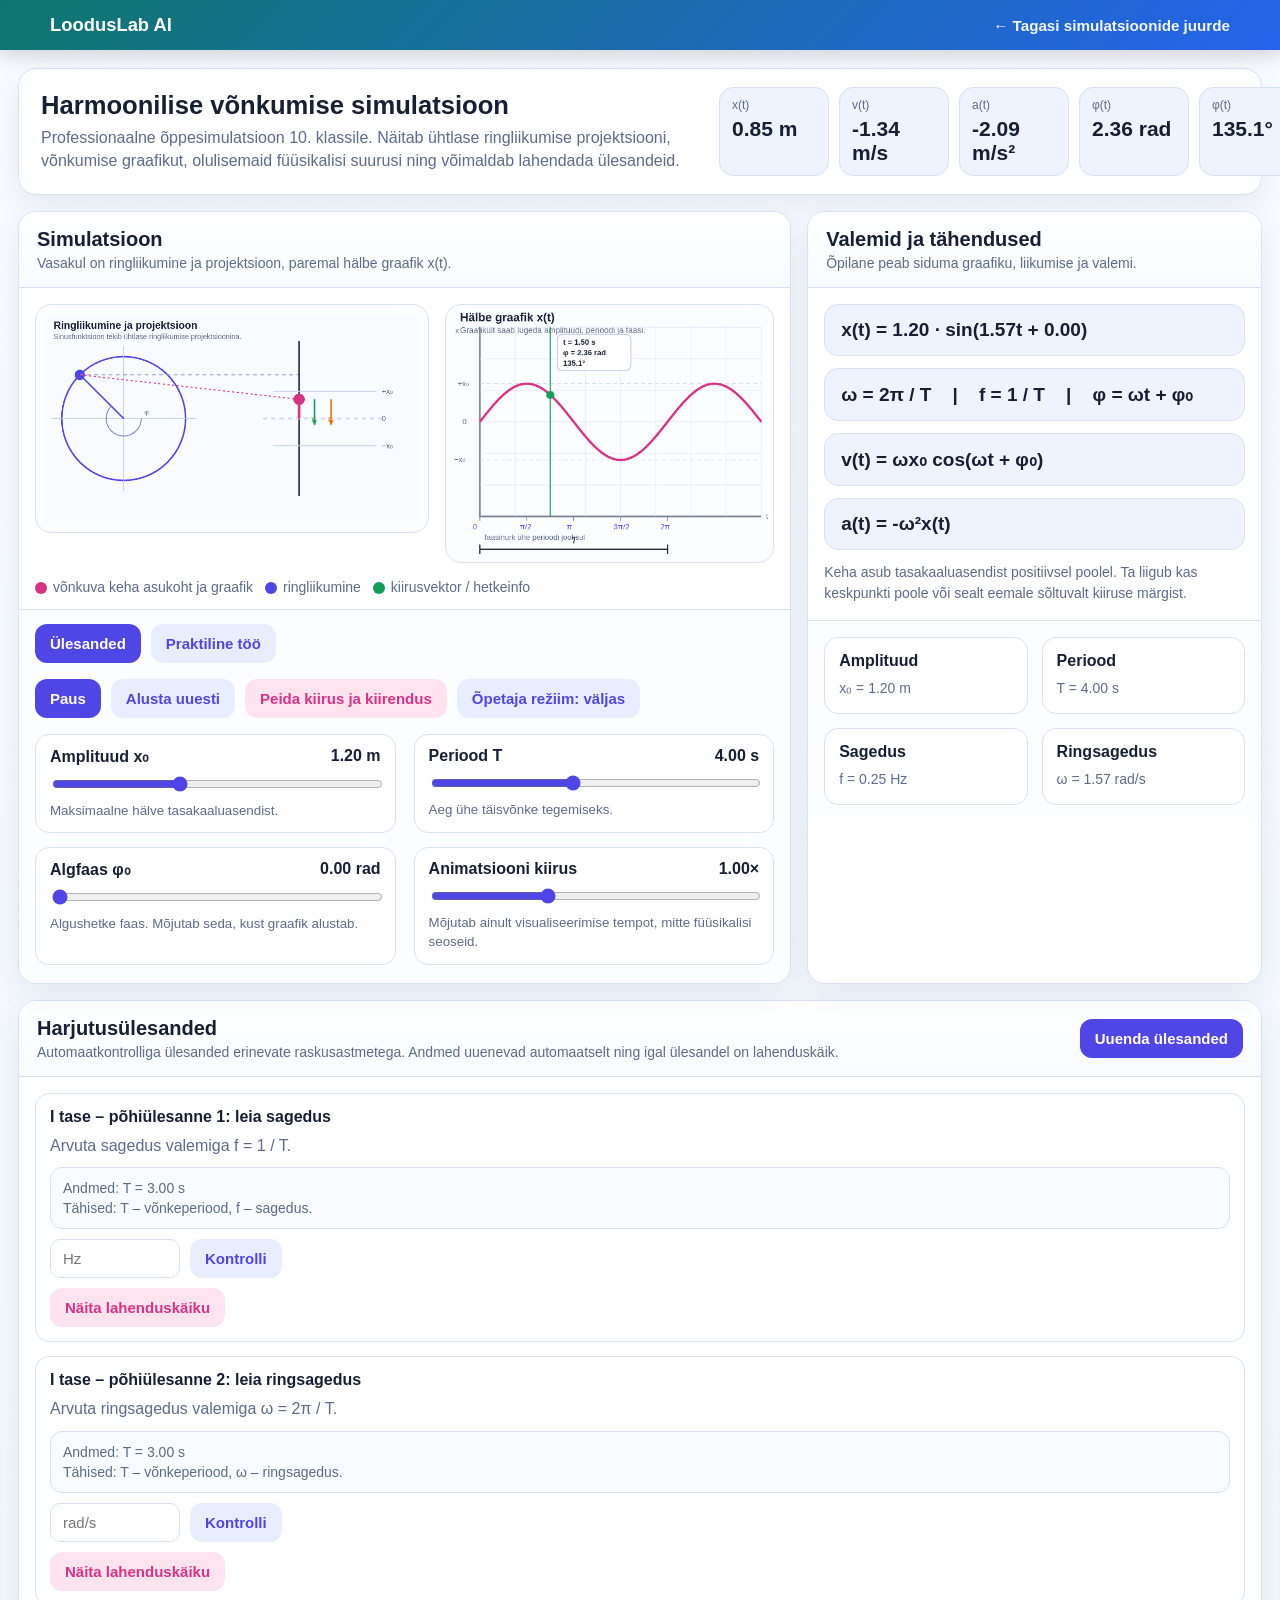
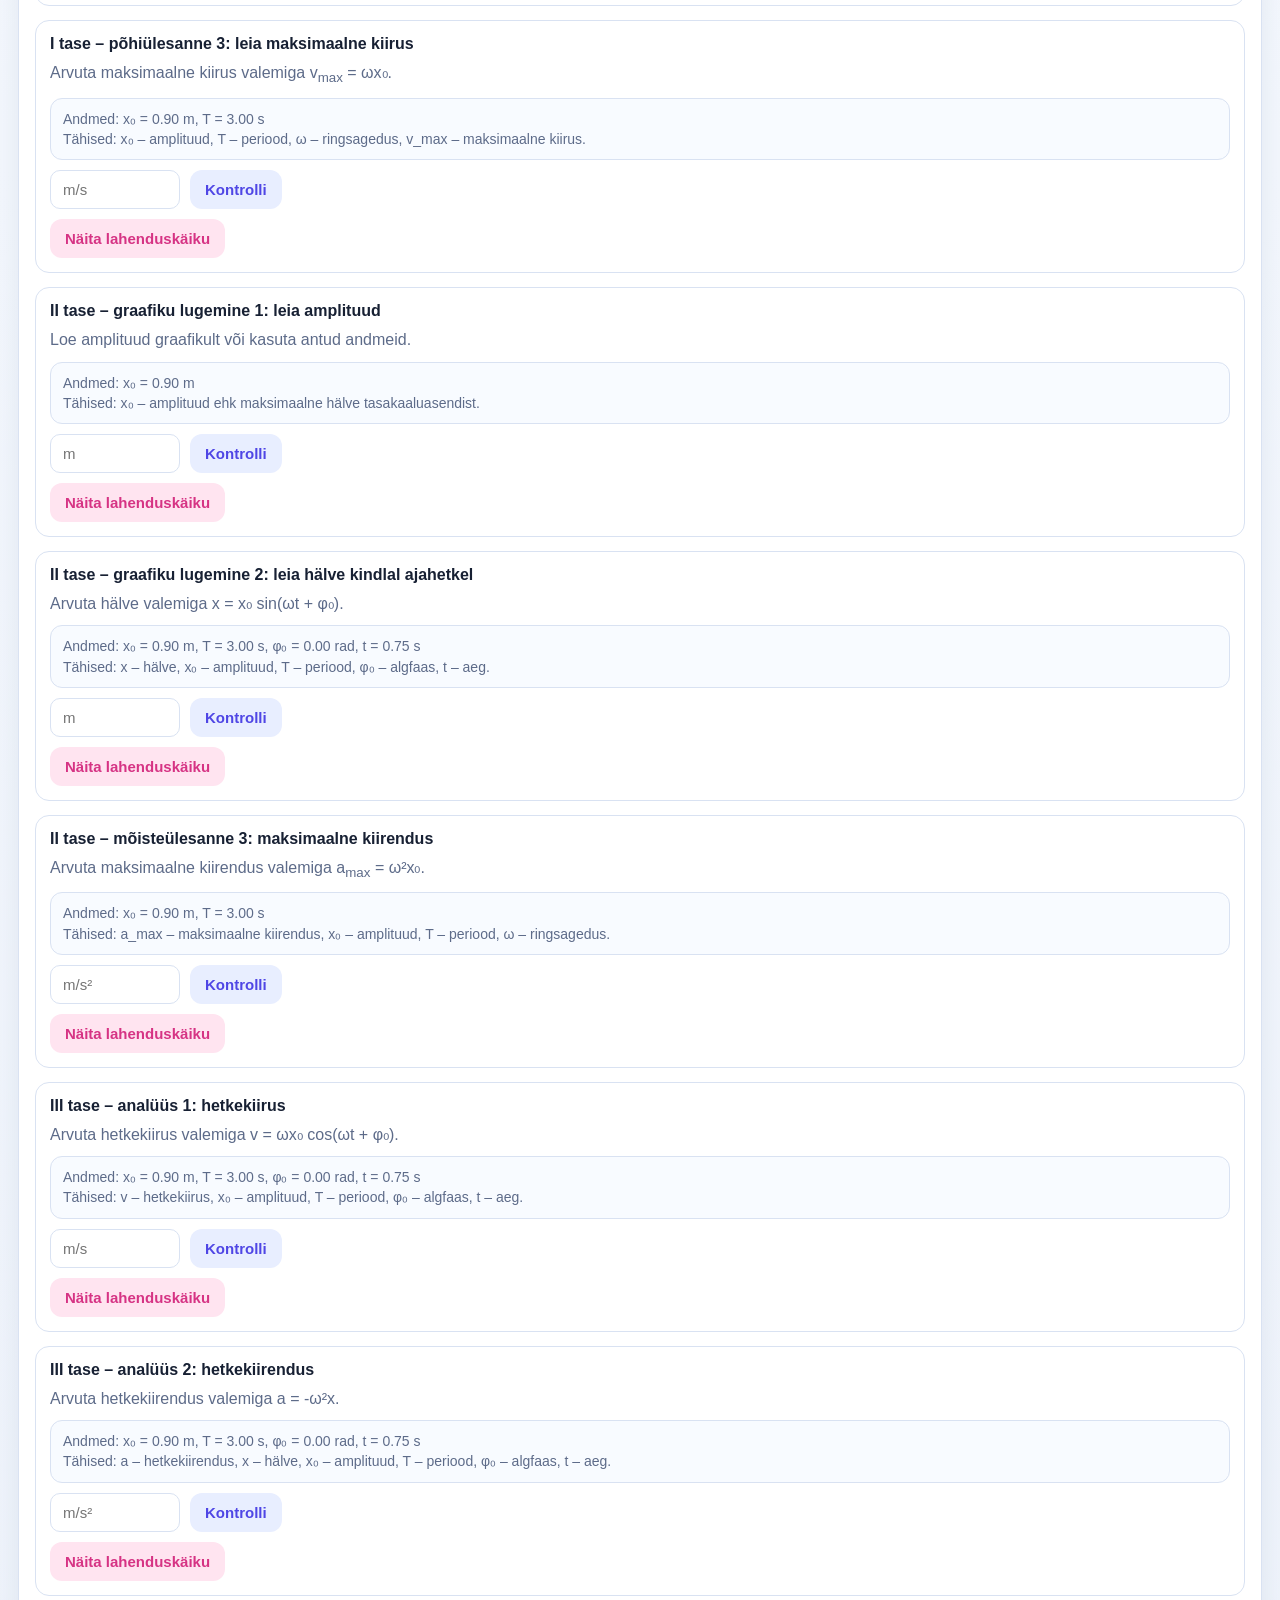
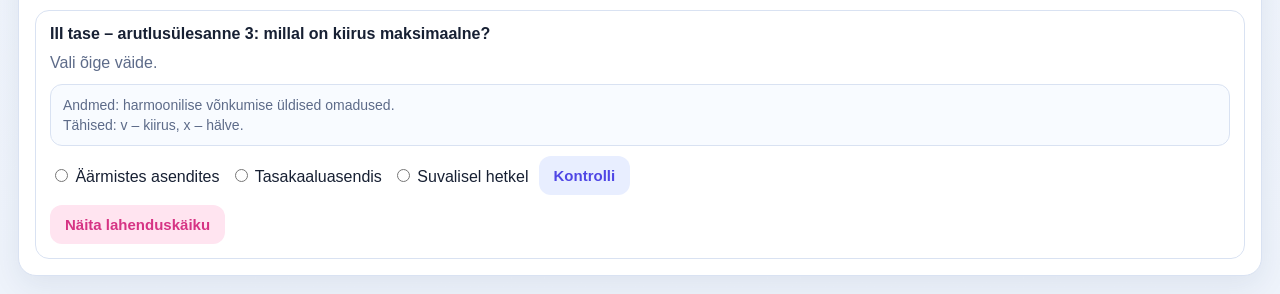
<file: simulations/harmooniline-vonkumine.html>
<!DOCTYPE html>
<html lang="et">
<head>
  <meta charset="UTF-8" />
  <meta name="viewport" content="width=device-width, initial-scale=1.0" />
  <title>Harmoonilise võnkumise simulatsioon</title>
  <style>
    :root {
      --bg: #f5f7fb;
      --panel: #ffffff;
      --panel-2: #eef3ff;
      --text: #172033;
      --muted: #5d6b89;
      --accent: #d63384;
      --accent-2: #4f46e5;
      --good: #0f9d58;
      --warn: #c2410c;
      --border: #d9e2f2;
      --shadow: 0 10px 30px rgba(25, 47, 89, 0.08);
      --radius: 18px;
    }

    * { box-sizing: border-box; }

    body {
      margin: 0;
      font-family: Inter, Arial, Helvetica, sans-serif;
      background: linear-gradient(180deg, #f8fbff 0%, #eef3fb 100%);
      color: var(--text);
    }

    .app {
      max-width: 1500px;
      margin: 0 auto;
      padding: 18px;
    }

    .topbar {
      display: flex;
      justify-content: space-between;
      align-items: center;
      gap: 16px;
      margin-bottom: 16px;
      padding: 18px 22px;
      background: var(--panel);
      border: 1px solid var(--border);
      border-radius: var(--radius);
      box-shadow: var(--shadow);
    }

    .title-wrap h1 {
      margin: 0 0 6px;
      font-size: clamp(24px, 2vw, 34px);
    }

    .title-wrap p {
      margin: 0;
      color: var(--muted);
      line-height: 1.45;
    }

    .live-values {
      display: grid;
      grid-template-columns: repeat(5, minmax(110px, 1fr));
      gap: 10px;
      min-width: min(100%, 520px);
    }

    .mini-card {
      background: var(--panel-2);
      border: 1px solid var(--border);
      border-radius: 14px;
      padding: 10px 12px;
    }

    .mini-card .label {
      font-size: 12px;
      color: var(--muted);
      margin-bottom: 5px;
    }

    .mini-card .value {
      font-size: 21px;
      font-weight: 700;
    }

    .main-grid {
      display: grid;
      grid-template-columns: 1.7fr 1fr;
      gap: 16px;
    }

    .card {
      background: var(--panel);
      border: 1px solid var(--border);
      border-radius: var(--radius);
      box-shadow: var(--shadow);
      overflow: hidden;
    }

    .card-header {
      display: flex;
      justify-content: space-between;
      align-items: center;
      gap: 12px;
      padding: 16px 18px;
      border-bottom: 1px solid var(--border);
      background: linear-gradient(180deg, #ffffff 0%, #f8fbff 100%);
    }

    .card-header h2, .card-header h3 {
      margin: 0;
      font-size: 20px;
    }

    .card-header p {
      margin: 4px 0 0;
      color: var(--muted);
      font-size: 14px;
    }

    .simulation-wrap {
      padding: 16px;
    }

    .sim-layout {
      display: grid;
      grid-template-columns: 1.2fr 1fr;
      gap: 16px;
    }

    canvas {
      width: 100%;
      display: block;
      background: #fcfdff;
      border: 1px solid var(--border);
      border-radius: 16px;
    }

    .controls {
      padding: 14px 16px 18px;
      border-top: 1px solid var(--border);
      background: #fbfdff;
    }

    .button-row {
      display: flex;
      flex-wrap: wrap;
      gap: 10px;
      margin-bottom: 16px;
    }

    .mode-tabs {
      display: flex;
      gap: 10px;
      flex-wrap: wrap;
      margin-bottom: 16px;
    }

    button {
      border: none;
      border-radius: 12px;
      padding: 11px 15px;
      font-size: 15px;
      font-weight: 600;
      cursor: pointer;
      transition: transform 0.15s ease, opacity 0.15s ease;
    }

    button:hover { transform: translateY(-1px); }
    button:active { transform: translateY(0); }

    .primary { background: var(--accent-2); color: white; }
    .secondary { background: #e8eeff; color: var(--accent-2); }
    .accent { background: #ffe4f0; color: var(--accent); }
    .tab-btn.active { background: var(--accent-2); color: #fff; }

    .control-grid {
      display: grid;
      grid-template-columns: repeat(2, 1fr);
      gap: 14px 18px;
    }

    .control {
      padding: 12px 14px;
      border: 1px solid var(--border);
      border-radius: 14px;
      background: white;
    }

    .control label {
      display: flex;
      justify-content: space-between;
      gap: 12px;
      margin-bottom: 8px;
      font-weight: 600;
    }

    .control small {
      color: var(--muted);
      display: block;
      margin-top: 6px;
      line-height: 1.4;
    }

    input[type="range"] {
      width: 100%;
      accent-color: var(--accent-2);
    }

    .formula-box {
      padding: 16px;
      display: grid;
      gap: 12px;
    }

    .formula {
      padding: 14px 16px;
      border-radius: 14px;
      background: var(--panel-2);
      border: 1px solid var(--border);
      font-size: 19px;
      font-weight: 700;
      overflow-x: auto;
    }

    .formula-note {
      color: var(--muted);
      line-height: 1.5;
      font-size: 14px;
    }

    .info-grid {
      display: grid;
      grid-template-columns: repeat(2, 1fr);
      gap: 14px;
      padding: 16px;
      border-top: 1px solid var(--border);
      background: #fbfdff;
    }

    .info-card {
      padding: 14px;
      border-radius: 14px;
      background: white;
      border: 1px solid var(--border);
    }

    .info-card h4 {
      margin: 0 0 8px;
      font-size: 16px;
    }

    .info-card p {
      margin: 0;
      line-height: 1.5;
      color: var(--muted);
      font-size: 14px;
    }

    .tasks {
      padding: 16px;
      display: grid;
      gap: 14px;
    }

    .task-meta {
      display: grid;
      gap: 6px;
      margin: 10px 0;
      padding: 10px 12px;
      border-radius: 12px;
      background: #f8fbff;
      border: 1px solid var(--border);
      color: var(--muted);
      font-size: 14px;
      line-height: 1.45;
    }

    .solution-box {
      margin-top: 10px;
      padding: 12px;
      border-radius: 12px;
      background: #f8fbff;
      border: 1px solid var(--border);
      font-size: 14px;
      line-height: 1.5;
      color: var(--text);
      white-space: pre-line;
    }

    .solution-title {
      font-weight: 700;
      margin-bottom: 6px;
    }

    .task-tools {
      display: flex;
      gap: 10px;
      flex-wrap: wrap;
      margin-top: 10px;
    }

    .task {
      border: 1px solid var(--border);
      border-radius: 14px;
      padding: 14px;
      background: #fff;
    }

    .task strong {
      display: block;
      margin-bottom: 8px;
      font-size: 16px;
    }

    .task p {
      margin: 0 0 10px;
      color: var(--muted);
      line-height: 1.45;
    }

    .task .answer-row {
      display: flex;
      gap: 10px;
      flex-wrap: wrap;
      align-items: center;
    }

    .task input[type="number"] {
      width: 130px;
      padding: 10px 12px;
      border: 1px solid var(--border);
      border-radius: 10px;
      font-size: 15px;
    }

    .feedback {
      font-weight: 700;
      min-height: 20px;
    }

    .good { color: var(--good); }
    .warn { color: var(--warn); }

    .legend {
      display: flex;
      gap: 12px;
      flex-wrap: wrap;
      align-items: center;
      padding: 0 16px 14px;
      color: var(--muted);
      font-size: 14px;
    }

    .dot {
      width: 12px;
      height: 12px;
      border-radius: 999px;
      display: inline-block;
      margin-right: 6px;
      vertical-align: middle;
    }

    .pink { background: var(--accent); }
    .blue { background: var(--accent-2); }
    .green { background: var(--good); }

    @media (max-width: 1100px) {
      .main-grid,
      .sim-layout,
      .topbar,
      .control-grid,
      .info-grid {
        grid-template-columns: 1fr;
      }

      .live-values {
        grid-template-columns: repeat(2, 1fr);
      }
    }
  </style>

<style id="looduslab-header-style">
  .ll-header {
    width: 100%;
    background: linear-gradient(135deg, #0f766e, #2563eb);
    color: white;
    padding: 14px 20px;
    box-sizing: border-box;
    font-family: Arial, Helvetica, sans-serif;
    position: sticky;
    top: 0;
    z-index: 9999;
    box-shadow: 0 6px 18px rgba(0,0,0,0.16);
  }

  .ll-header-inner {
    max-width: 1180px;
    margin: 0 auto;
    display: flex;
    align-items: center;
    justify-content: space-between;
    gap: 16px;
  }

  .ll-brand,
  .ll-back {
    color: white;
    text-decoration: none;
    font-weight: 800;
  }

  .ll-brand {
    font-size: 1.15rem;
  }

  .ll-back {
    font-size: 0.95rem;
    opacity: 0.95;
  }

  .ll-back:hover {
    text-decoration: underline;
  }

  @media (max-width: 600px) {
    .ll-header-inner {
      flex-direction: column;
      align-items: flex-start;
    }
  }
</style>

</head>
<body>

<!-- LoodusLab AI ühine päis -->
<header class="ll-header">
  <div class="ll-header-inner">
    <a href="../index.html" class="ll-brand">LoodusLab AI</a>
    <a href="../index.html#simulatsioonid" class="ll-back">← Tagasi simulatsioonide juurde</a>
  </div>
</header>

  <div class="app">
    <section class="topbar">
      <div class="title-wrap">
        <h1>Harmoonilise võnkumise simulatsioon</h1>
        <p>
          Professionaalne õppesimulatsioon 10. klassile. Näitab ühtlase ringliikumise projektsiooni,
          võnkumise graafikut, olulisemaid füüsikalisi suurusi ning võimaldab lahendada ülesandeid.
        </p>
      </div>
      <div class="live-values">
        <div class="mini-card"><div class="label">x(t)</div><div class="value" id="xNow">0.00 m</div></div>
        <div class="mini-card"><div class="label">v(t)</div><div class="value" id="vNow">0.00 m/s</div></div>
        <div class="mini-card"><div class="label">a(t)</div><div class="value" id="aNow">0.00 m/s²</div></div>
        <div class="mini-card"><div class="label">φ(t)</div><div class="value" id="phiNow">0.00 rad</div></div>
        <div class="mini-card"><div class="label">φ(t)</div><div class="value" id="phiNowDeg">0.0°</div></div>
      </div>
    </section>

    <section class="main-grid">
      <div class="card">
        <div class="card-header">
          <div>
            <h2>Simulatsioon</h2>
            <p>Vasakul on ringliikumine ja projektsioon, paremal hälbe graafik x(t).</p>
          </div>
        </div>

        <div class="simulation-wrap">
          <div class="sim-layout">
            <canvas id="simCanvas" width="760" height="440" aria-label="Ringliikumise ja võnkumise simulatsioon"></canvas>
            <canvas id="graphCanvas" width="560" height="440" aria-label="Hälbe graafik ajas"></canvas>
          </div>
        </div>

        <div class="legend">
          <span><span class="dot pink"></span>võnkuva keha asukoht ja graafik</span>
          <span><span class="dot blue"></span>ringliikumine</span>
          <span><span class="dot green"></span>kiirusvektor / hetkeinfo</span>
        </div>

        <div class="controls">
          <div class="mode-tabs">
            <button class="secondary tab-btn active" id="showTasksBtn">Ülesanded</button>
            <button class="secondary tab-btn" id="showPracticalBtn">Praktiline töö</button>
          </div>

          <div class="button-row">
            <button class="primary" id="playPauseBtn">Paus</button>
            <button class="secondary" id="resetBtn">Alusta uuesti</button>
            <button class="accent" id="toggleVelocityBtn">Peida kiirus ja kiirendus</button>
            <button class="secondary" id="toggleTeacherBtn">Õpetaja režiim: väljas</button>
          </div>

          <div class="control-grid">
            <div class="control">
              <label for="ampRange"><span>Amplituud x₀</span><span id="ampLabel">1.20 m</span></label>
              <input id="ampRange" type="range" min="0.4" max="2.5" step="0.1" value="1.2" />
              <small>Maksimaalne hälve tasakaaluasendist.</small>
            </div>

            <div class="control">
              <label for="periodRange"><span>Periood T</span><span id="periodLabel">4.00 s</span></label>
              <input id="periodRange" type="range" min="1.0" max="8.0" step="0.1" value="4.0" />
              <small>Aeg ühe täisvõnke tegemiseks.</small>
            </div>

            <div class="control">
              <label for="phaseRange"><span>Algfaas φ₀</span><span id="phaseLabel">0.00 rad</span></label>
              <input id="phaseRange" type="range" min="0" max="6.28" step="0.01" value="0" />
              <small>Algushetke faas. Mõjutab seda, kust graafik alustab.</small>
            </div>

            <div class="control">
              <label for="speedScaleRange"><span>Animatsiooni kiirus</span><span id="speedScaleLabel">1.00×</span></label>
              <input id="speedScaleRange" type="range" min="0.2" max="2.5" step="0.1" value="1.0" />
              <small>Mõjutab ainult visualiseerimise tempot, mitte füüsikalisi seoseid.</small>
            </div>
          </div>
        </div>
      </div>

      <div class="card">
        <div class="card-header">
          <div>
            <h3>Valemid ja tähendused</h3>
            <p>Õpilane peab siduma graafiku, liikumise ja valemi.</p>
          </div>
        </div>

        <div class="formula-box">
          <div class="formula" id="mainFormula">x(t) = 1.20 · sin(1.57t + 0.00)</div>
          <div class="formula">ω = 2π / T &nbsp;&nbsp; | &nbsp;&nbsp; f = 1 / T &nbsp;&nbsp; | &nbsp;&nbsp; φ = ωt + φ₀</div>
          <div class="formula">v(t) = ωx₀ cos(ωt + φ₀)</div>
          <div class="formula">a(t) = -ω²x(t)</div>
          <div class="formula-note" id="conceptText">
            Kui keha on äärmises asendis, siis on kiirus 0. Kui keha läbib tasakaaluasendit, siis on kiiruse absoluutväärtus maksimaalne.
          </div>
        </div>

        <div class="info-grid">
          <div class="info-card"><h4>Amplituud</h4><p id="amplitudeInfo">x₀ = 1.20 m</p></div>
          <div class="info-card"><h4>Periood</h4><p id="periodInfo">T = 4.00 s</p></div>
          <div class="info-card"><h4>Sagedus</h4><p id="frequencyInfo">f = 0.25 Hz</p></div>
          <div class="info-card"><h4>Ringsagedus</h4><p id="omegaInfo">ω = 1.57 rad/s</p></div>
        </div>
      </div>
    </section>

    <section class="card" style="margin-top:16px;" id="tasksSection">
      <div class="card-header">
        <div>
          <h3>Harjutusülesanded</h3>
          <p>Automaatkontrolliga ülesanded erinevate raskusastmetega. Andmed uuenevad automaatselt ning igal ülesandel on lahenduskäik.</p>
        </div>
        <button class="primary" id="refreshTasksBtn">Uuenda ülesanded</button>
      </div>
      <div class="tasks">
        <div class="task">
          <strong>I tase – põhiülesanne 1: leia sagedus</strong>
          <p>Arvuta sagedus valemiga f = 1 / T.</p>
          <div class="task-meta" id="metaF"></div>
          <div class="answer-row">
            <input type="number" step="0.01" id="answerF" placeholder="Hz" />
            <button class="secondary" data-check="f">Kontrolli</button>
            <span class="feedback" id="feedbackF"></span>
          </div>
          <div class="task-tools">
            <button class="accent" type="button" data-solution="f">Näita lahenduskäiku</button>
          </div>
          <div class="solution-box" id="solutionF" hidden></div>
        </div>

        <div class="task">
          <strong>I tase – põhiülesanne 2: leia ringsagedus</strong>
          <p>Arvuta ringsagedus valemiga ω = 2π / T.</p>
          <div class="task-meta" id="metaW"></div>
          <div class="answer-row">
            <input type="number" step="0.01" id="answerW" placeholder="rad/s" />
            <button class="secondary" data-check="w">Kontrolli</button>
            <span class="feedback" id="feedbackW"></span>
          </div>
          <div class="task-tools">
            <button class="accent" type="button" data-solution="w">Näita lahenduskäiku</button>
          </div>
          <div class="solution-box" id="solutionW" hidden></div>
        </div>

        <div class="task">
          <strong>I tase – põhiülesanne 3: leia maksimaalne kiirus</strong>
          <p>Arvuta maksimaalne kiirus valemiga v<sub>max</sub> = ωx₀.</p>
          <div class="task-meta" id="metaVmax"></div>
          <div class="answer-row">
            <input type="number" step="0.01" id="answerVmax" placeholder="m/s" />
            <button class="secondary" data-check="vmax">Kontrolli</button>
            <span class="feedback" id="feedbackVmax"></span>
          </div>
          <div class="task-tools">
            <button class="accent" type="button" data-solution="vmax">Näita lahenduskäiku</button>
          </div>
          <div class="solution-box" id="solutionVmax" hidden></div>
        </div>

        <div class="task">
          <strong>II tase – graafiku lugemine 1: leia amplituud</strong>
          <p>Loe amplituud graafikult või kasuta antud andmeid.</p>
          <div class="task-meta" id="metaAmp"></div>
          <div class="answer-row">
            <input type="number" step="0.01" id="answerAmp" placeholder="m" />
            <button class="secondary" data-check="amp">Kontrolli</button>
            <span class="feedback" id="feedbackAmp"></span>
          </div>
          <div class="task-tools">
            <button class="accent" type="button" data-solution="amp">Näita lahenduskäiku</button>
          </div>
          <div class="solution-box" id="solutionAmp" hidden></div>
        </div>

        <div class="task">
          <strong>II tase – graafiku lugemine 2: leia hälve kindlal ajahetkel</strong>
          <p>Arvuta hälve valemiga x = x₀ sin(ωt + φ₀).</p>
          <div class="task-meta" id="metaXtime"></div>
          <div class="answer-row">
            <input type="number" step="0.01" id="answerXtime" placeholder="m" />
            <button class="secondary" data-check="xtime">Kontrolli</button>
            <span class="feedback" id="feedbackXtime"></span>
          </div>
          <div class="task-tools">
            <button class="accent" type="button" data-solution="xtime">Näita lahenduskäiku</button>
          </div>
          <div class="solution-box" id="solutionXtime" hidden></div>
        </div>

        <div class="task">
          <strong>II tase – mõisteülesanne 3: maksimaalne kiirendus</strong>
          <p>Arvuta maksimaalne kiirendus valemiga a<sub>max</sub> = ω²x₀.</p>
          <div class="task-meta" id="metaAmax"></div>
          <div class="answer-row">
            <input type="number" step="0.01" id="answerAmax" placeholder="m/s²" />
            <button class="secondary" data-check="amax">Kontrolli</button>
            <span class="feedback" id="feedbackAmax"></span>
          </div>
          <div class="task-tools">
            <button class="accent" type="button" data-solution="amax">Näita lahenduskäiku</button>
          </div>
          <div class="solution-box" id="solutionAmax" hidden></div>
        </div>

        <div class="task">
          <strong>III tase – analüüs 1: hetkekiirus</strong>
          <p>Arvuta hetkekiirus valemiga v = ωx₀ cos(ωt + φ₀).</p>
          <div class="task-meta" id="metaVtime"></div>
          <div class="answer-row">
            <input type="number" step="0.01" id="answerVtime" placeholder="m/s" />
            <button class="secondary" data-check="vtime">Kontrolli</button>
            <span class="feedback" id="feedbackVtime"></span>
          </div>
          <div class="task-tools">
            <button class="accent" type="button" data-solution="vtime">Näita lahenduskäiku</button>
          </div>
          <div class="solution-box" id="solutionVtime" hidden></div>
        </div>

        <div class="task">
          <strong>III tase – analüüs 2: hetkekiirendus</strong>
          <p>Arvuta hetkekiirendus valemiga a = -ω²x.</p>
          <div class="task-meta" id="metaAtime"></div>
          <div class="answer-row">
            <input type="number" step="0.01" id="answerAtime" placeholder="m/s²" />
            <button class="secondary" data-check="atime">Kontrolli</button>
            <span class="feedback" id="feedbackAtime"></span>
          </div>
          <div class="task-tools">
            <button class="accent" type="button" data-solution="atime">Näita lahenduskäiku</button>
          </div>
          <div class="solution-box" id="solutionAtime" hidden></div>
        </div>

        <div class="task">
          <strong>III tase – arutlusülesanne 3: millal on kiirus maksimaalne?</strong>
          <p>Vali õige väide.</p>
          <div class="task-meta" id="metaConcept"></div>
          <div class="answer-row">
            <label><input type="radio" name="conceptQ" value="wrong1"> Äärmistes asendites</label>
            <label><input type="radio" name="conceptQ" value="correct"> Tasakaaluasendis</label>
            <label><input type="radio" name="conceptQ" value="wrong2"> Suvalisel hetkel</label>
            <button class="secondary" data-check="concept">Kontrolli</button>
            <span class="feedback" id="feedbackConcept"></span>
          </div>
          <div class="task-tools">
            <button class="accent" type="button" data-solution="concept">Näita lahenduskäiku</button>
          </div>
          <div class="solution-box" id="solutionConcept" hidden></div>
        </div>
      </div>
    </section>

    <section class="card" style="margin-top:16px; display:none;" id="practicalSection">
      <div class="card-header">
        <div>
          <h3>Samm-sammuline praktilise töö juhend</h3>
          <p>Eesti keeles juhend õpilasele, kuidas simulatsiooniga uurimistööd teha.</p>
        </div>
      </div>
      <div class="tasks">
        <div class="task">
          <strong>Praktiline töö: harmoonilise võnkumise uurimine</strong>
          <p><b>Eesmärk:</b> uurida, kuidas sõltuvad hälve, kiirus, kiirendus, sagedus ja periood harmoonilise võnkumise parameetritest.</p>
          <p><b>Vahendid:</b> käesolev simulatsioon, vihik või tööleht, kalkulaator.</p>
        </div>

        <div class="task">
          <strong>1. samm – tutvu simulatsiooniga</strong>
          <p>Käivita simulatsioon ja vaata, kuidas vasakul liigub punkt ringjoonel ning kuidas selle projektsioon tekitab võnkumise. Vaata samal ajal paremal olevat graafikut x(t).</p>
        </div>

        <div class="task">
          <strong>2. samm – määra algseaded</strong>
          <p>Sea algväärtused näiteks järgmiseks: amplituud 1,20 m, periood 4,00 s ja algfaas 0 rad. Pane need andmed kirja.</p>
        </div>

        <div class="task">
          <strong>3. samm – mõõda amplituud</strong>
          <p>Peata simulatsioon sobivas hetkes ja jälgi, kui kaugele keha tasakaaluasendist liigub. Võrdle seda liuguriga määratud amplituudiga. Kirjuta järeldus.</p>
        </div>

        <div class="task">
          <strong>4. samm – määra periood ja sagedus</strong>
          <p>Jälgi, kui kaua kulub ühele täisvõnkele. Võrdle seda perioodi väärtusega T. Seejärel arvuta sagedus valemiga f = 1/T.</p>
        </div>

        <div class="task">
          <strong>5. samm – uuri graafikut</strong>
          <p>Vaata, millistes punktides on hälve maksimaalne, millal on hälve null ja kuidas muutub graafik, kui suurendad amplituudi või vähendad perioodi.</p>
        </div>

        <div class="task">
          <strong>6. samm – uuri kiirust</strong>
          <p>Lülita sisse kiiruse ja kiirenduse näitamine. Jälgi, millal on kiirus null ja millal on see maksimaalne. Kirjuta tähelepanek oma sõnadega.</p>
        </div>

        <div class="task">
          <strong>7. samm – uuri kiirendust</strong>
          <p>Jälgi kiirenduse suunda. Pane tähele, et kiirendus on alati suunatud tasakaaluasendi poole. Kontrolli seda nii positiivse kui negatiivse hälbe korral.</p>
        </div>

        <div class="task">
          <strong>8. samm – muuda amplituuti</strong>
          <p>Suurenda amplituuti ja jälgi, kuidas muutuvad graafiku kõrgus, maksimaalne kiirus ja maksimaalne kiirendus. Pane tulemused tabelisse.</p>
        </div>

        <div class="task">
          <strong>9. samm – muuda perioodi</strong>
          <p>Vähenda perioodi. Jälgi, kuidas muutuvad sagedus, ringsagedus, maksimaalne kiirus ja maksimaalne kiirendus. Tee järeldus, mis juhtub kiirema võnkumise korral.</p>
        </div>

        <div class="task">
          <strong>10. samm – muuda algfaasi</strong>
          <p>Muuda algfaasi ja vaata, kuidas graafik nihkub. Selgita, miks amplituud ja periood ei muutu, kuid algushetk muutub.</p>
        </div>

        <div class="task">
          <strong>11. samm – lahenda ülesanded</strong>
          <p>Lahenda simulatsioonis vähemalt kolm I taseme, kaks II taseme ja kaks III taseme ülesannet. Kontrolli vastuseid ja paranda vead.</p>
        </div>

        <div class="task">
          <strong>12. samm – lõppjäreldused</strong>
          <p>Vasta kirjalikult järgmistele küsimustele: mis on harmooniline võnkumine, kuidas on see seotud ringliikumisega, millal on kiirus suurim, millal on kiirendus suurim ja kuidas mõjutavad amplituud ning periood võnkumist.</p>
        </div>
      </div>
    </section>
  </div>

  <script>
    const simCanvas = document.getElementById('simCanvas');
    const simCtx = simCanvas.getContext('2d');
    const graphCanvas = document.getElementById('graphCanvas');
    const graphCtx = graphCanvas.getContext('2d');

    const ampRange = document.getElementById('ampRange');
    const periodRange = document.getElementById('periodRange');
    const phaseRange = document.getElementById('phaseRange');
    const speedScaleRange = document.getElementById('speedScaleRange');

    const ampLabel = document.getElementById('ampLabel');
    const periodLabel = document.getElementById('periodLabel');
    const phaseLabel = document.getElementById('phaseLabel');
    const speedScaleLabel = document.getElementById('speedScaleLabel');

    const xNow = document.getElementById('xNow');
    const vNow = document.getElementById('vNow');
    const aNow = document.getElementById('aNow');
    const phiNow = document.getElementById('phiNow');
    const phiNowDeg = document.getElementById('phiNowDeg');

    const mainFormula = document.getElementById('mainFormula');
    const amplitudeInfo = document.getElementById('amplitudeInfo');
    const periodInfo = document.getElementById('periodInfo');
    const frequencyInfo = document.getElementById('frequencyInfo');
    const omegaInfo = document.getElementById('omegaInfo');
    const conceptText = document.getElementById('conceptText');

    const playPauseBtn = document.getElementById('playPauseBtn');
    const resetBtn = document.getElementById('resetBtn');
    const toggleVelocityBtn = document.getElementById('toggleVelocityBtn');
    const toggleTeacherBtn = document.getElementById('toggleTeacherBtn');
    const refreshTasksBtn = document.getElementById('refreshTasksBtn');
    const showTasksBtn = document.getElementById('showTasksBtn');
    const showPracticalBtn = document.getElementById('showPracticalBtn');
    const tasksSection = document.getElementById('tasksSection');
    const practicalSection = document.getElementById('practicalSection');

    let amplitude = parseFloat(ampRange.value);
    let period = parseFloat(periodRange.value);
    let phase0 = parseFloat(phaseRange.value);
    let timeScale = parseFloat(speedScaleRange.value);

    let time = 0;
    let running = true;
    let showVelocity = true;
    let teacherMode = false;
    let lastTs = performance.now();

    let taskData = {
      period: 4,
      amplitude: 1.2,
      phase0: 0,
      sampleTime: 1
    };

    function omega() { return 2 * Math.PI / period; }
    function frequency() { return 1 / period; }
    function phase(t) { return omega() * t + phase0; }
    function x(t) { return amplitude * Math.sin(phase(t)); }
    function v(t) { return omega() * amplitude * Math.cos(phase(t)); }
    function a(t) { return -(omega() ** 2) * x(t); }

    function fmt(num, digits = 2) {
      return Number(num).toFixed(digits);
    }

    function normalizedPhaseRad(t) {
      const twoPi = 2 * Math.PI;
      return ((phase(t) % twoPi) + twoPi) % twoPi;
    }

    function drawRoundedBox(ctx, x, y, w, h, r) {
      ctx.beginPath();
      ctx.moveTo(x + r, y);
      ctx.lineTo(x + w - r, y);
      ctx.quadraticCurveTo(x + w, y, x + w, y + r);
      ctx.lineTo(x + w, y + h - r);
      ctx.quadraticCurveTo(x + w, y + h, x + w - r, y + h);
      ctx.lineTo(x + r, y + h);
      ctx.quadraticCurveTo(x, y + h, x, y + h - r);
      ctx.lineTo(x, y + r);
      ctx.quadraticCurveTo(x, y, x + r, y);
      ctx.closePath();
    }

    function updateLabels() {
      ampLabel.textContent = `${fmt(amplitude)} m`;
      periodLabel.textContent = `${fmt(period)} s`;
      phaseLabel.textContent = `${fmt(phase0)} rad`;
      speedScaleLabel.textContent = `${fmt(timeScale)}×`;

      amplitudeInfo.textContent = `x₀ = ${fmt(amplitude)} m`;
      periodInfo.textContent = `T = ${fmt(period)} s`;
      frequencyInfo.textContent = `f = ${fmt(frequency())} Hz`;
      omegaInfo.textContent = `ω = ${fmt(omega())} rad/s`;
      mainFormula.textContent = `x(t) = ${fmt(amplitude)} · sin(${fmt(omega())}t + ${fmt(phase0)})`;
    }

    function randomFrom(min, max, step) {
      const count = Math.round((max - min) / step);
      const idx = Math.floor(Math.random() * (count + 1));
      return Number((min + idx * step).toFixed(2));
    }

    function taskOmega() {
      return 2 * Math.PI / taskData.period;
    }

    function taskX(t) {
      return taskData.amplitude * Math.sin(taskOmega() * t + taskData.phase0);
    }

    function taskV(t) {
      return taskOmega() * taskData.amplitude * Math.cos(taskOmega() * t + taskData.phase0);
    }

    function taskA(t) {
      return -(taskOmega() ** 2) * taskX(t);
    }

    function generateTasks() {
      taskData.period = randomFrom(2, 6, 0.5);
      taskData.amplitude = randomFrom(0.5, 2.0, 0.1);
      taskData.phase0 = randomFrom(0, 1.57, 0.52);
      taskData.sampleTime = Number((taskData.period / 4).toFixed(2));

      document.getElementById('metaF').innerHTML = `Andmed: T = ${fmt(taskData.period)} s<br>Tähised: T – võnkeperiood, f – sagedus.`;
      document.getElementById('metaW').innerHTML = `Andmed: T = ${fmt(taskData.period)} s<br>Tähised: T – võnkeperiood, ω – ringsagedus.`;
      document.getElementById('metaVmax').innerHTML = `Andmed: x₀ = ${fmt(taskData.amplitude)} m, T = ${fmt(taskData.period)} s<br>Tähised: x₀ – amplituud, T – periood, ω – ringsagedus, v_max – maksimaalne kiirus.`;
      document.getElementById('metaAmp').innerHTML = `Andmed: x₀ = ${fmt(taskData.amplitude)} m<br>Tähised: x₀ – amplituud ehk maksimaalne hälve tasakaaluasendist.`;
      document.getElementById('metaXtime').innerHTML = `Andmed: x₀ = ${fmt(taskData.amplitude)} m, T = ${fmt(taskData.period)} s, φ₀ = ${fmt(taskData.phase0)} rad, t = ${fmt(taskData.sampleTime)} s<br>Tähised: x – hälve, x₀ – amplituud, T – periood, φ₀ – algfaas, t – aeg.`;
      document.getElementById('metaAmax').innerHTML = `Andmed: x₀ = ${fmt(taskData.amplitude)} m, T = ${fmt(taskData.period)} s<br>Tähised: a_max – maksimaalne kiirendus, x₀ – amplituud, T – periood, ω – ringsagedus.`;
      document.getElementById('metaVtime').innerHTML = `Andmed: x₀ = ${fmt(taskData.amplitude)} m, T = ${fmt(taskData.period)} s, φ₀ = ${fmt(taskData.phase0)} rad, t = ${fmt(taskData.sampleTime)} s<br>Tähised: v – hetkekiirus, x₀ – amplituud, T – periood, φ₀ – algfaas, t – aeg.`;
      document.getElementById('metaAtime').innerHTML = `Andmed: x₀ = ${fmt(taskData.amplitude)} m, T = ${fmt(taskData.period)} s, φ₀ = ${fmt(taskData.phase0)} rad, t = ${fmt(taskData.sampleTime)} s<br>Tähised: a – hetkekiirendus, x – hälve, x₀ – amplituud, T – periood, φ₀ – algfaas, t – aeg.`;
      document.getElementById('metaConcept').innerHTML = `Andmed: harmoonilise võnkumise üldised omadused.<br>Tähised: v – kiirus, x – hälve.`;

      document.getElementById('solutionF').innerHTML = `<div class="solution-title">Lahenduskäik</div>1. Kasutan valemit f = 1 / T.
2. Asendan andmed: f = 1 / ${fmt(taskData.period)}.
3. Arvutan: f = ${fmt(1 / taskData.period)} Hz.`;
      document.getElementById('solutionW').innerHTML = `<div class="solution-title">Lahenduskäik</div>1. Kasutan valemit ω = 2π / T.
2. Asendan andmed: ω = 2π / ${fmt(taskData.period)}.
3. Arvutan: ω = ${fmt(taskOmega())} rad/s.`;
      document.getElementById('solutionVmax').innerHTML = `<div class="solution-title">Lahenduskäik</div>1. Kõigepealt leian ringsageduse: ω = 2π / T = 2π / ${fmt(taskData.period)} = ${fmt(taskOmega())} rad/s.
2. Kasutan valemit v_max = ωx₀.
3. Asendan andmed: v_max = ${fmt(taskOmega())} · ${fmt(taskData.amplitude)}.
4. Arvutan: v_max = ${fmt(taskOmega() * taskData.amplitude)} m/s.`;
      document.getElementById('solutionAmp').innerHTML = `<div class="solution-title">Lahenduskäik</div>1. Amplituud x₀ on suurim hälve tasakaaluasendist.
2. Antud ülesandes on amplituud juba andmetes kirjas.
3. Vastus: x₀ = ${fmt(taskData.amplitude)} m.`;
      document.getElementById('solutionXtime').innerHTML = `<div class="solution-title">Lahenduskäik</div>1. Leian ringsageduse: ω = 2π / T = 2π / ${fmt(taskData.period)} = ${fmt(taskOmega())} rad/s.
2. Kasutan valemit x = x₀ sin(ωt + φ₀).
3. Asendan andmed: x = ${fmt(taskData.amplitude)} · sin(${fmt(taskOmega())} · ${fmt(taskData.sampleTime)} + ${fmt(taskData.phase0)}).
4. Arvutan: x = ${fmt(taskX(taskData.sampleTime))} m.`;
      document.getElementById('solutionAmax').innerHTML = `<div class="solution-title">Lahenduskäik</div>1. Leian ringsageduse: ω = 2π / T = ${fmt(taskOmega())} rad/s.
2. Kasutan valemit a_max = ω²x₀.
3. Asendan andmed: a_max = (${fmt(taskOmega())})² · ${fmt(taskData.amplitude)}.
4. Arvutan: a_max = ${fmt((taskOmega() ** 2) * taskData.amplitude)} m/s².`;
      document.getElementById('solutionVtime').innerHTML = `<div class="solution-title">Lahenduskäik</div>1. Leian ringsageduse: ω = ${fmt(taskOmega())} rad/s.
2. Kasutan valemit v = ωx₀ cos(ωt + φ₀).
3. Asendan andmed: v = ${fmt(taskOmega())} · ${fmt(taskData.amplitude)} · cos(${fmt(taskOmega())} · ${fmt(taskData.sampleTime)} + ${fmt(taskData.phase0)}).
4. Arvutan: v = ${fmt(taskV(taskData.sampleTime))} m/s.`;
      document.getElementById('solutionAtime').innerHTML = `<div class="solution-title">Lahenduskäik</div>1. Leian kõigepealt hälbe: x = ${fmt(taskX(taskData.sampleTime))} m.
2. Kasutan valemit a = -ω²x.
3. Asendan andmed: a = -(${fmt(taskOmega())})² · (${fmt(taskX(taskData.sampleTime))}).
4. Arvutan: a = ${fmt(taskA(taskData.sampleTime))} m/s².`;
      document.getElementById('solutionConcept').innerHTML = `<div class="solution-title">Lahenduskäik</div>1. Harmoonilise võnkumise äärmistes asendites on keha hetkeks paigal.
2. Seega on seal kiirus v = 0.
3. Tasakaaluasendi läbimisel on keha kiirus suurim.
4. Õige vastus: tasakaaluasendis.`;

      document.querySelectorAll('.solution-box').forEach(box => box.hidden = true);
      document.querySelectorAll('.feedback').forEach(el => { el.textContent = ''; el.className = 'feedback'; });
      document.querySelectorAll('.task input[type="number"]').forEach(input => input.value = '');
      document.querySelectorAll('input[name="conceptQ"]').forEach(input => input.checked = false);
    }

    function updateLiveValues() {
      const xx = x(time);
      const vv = v(time);
      const aa = a(time);
      const ph = normalizedPhaseRad(time);

      xNow.textContent = `${fmt(xx)} m`;
      vNow.textContent = `${fmt(vv)} m/s`;
      aNow.textContent = `${fmt(aa)} m/s²`;
      phiNow.textContent = `${fmt(ph)} rad`;
      phiNowDeg.textContent = `${fmt(ph * 180 / Math.PI, 1)}°`;

      const eps = 0.06 * amplitude;
      if (Math.abs(xx) > amplitude - eps) {
        conceptText.textContent = 'Keha on praegu peaaegu äärmises asendis. Selles piirkonnas on kiirus väga väike ja hetkeks võib olla v = 0.';
      } else if (Math.abs(xx) < eps) {
        conceptText.textContent = 'Keha läbib praegu tasakaaluasendit. Selles piirkonnas on kiiruse absoluutväärtus kõige suurem.';
      } else if (xx > 0) {
        conceptText.textContent = 'Keha asub tasakaaluasendist positiivsel poolel. Ta liigub kas keskpunkti poole või sealt eemale sõltuvalt kiiruse märgist.';
      } else {
        conceptText.textContent = 'Keha asub tasakaaluasendist negatiivsel poolel. Seosta selle hetke asend graafiku ja ringliikumise projektsiooniga.';
      }
    }

    function drawArrow(ctx, x1, y1, x2, y2, color, width = 3) {
      const headLen = 10;
      const angle = Math.atan2(y2 - y1, x2 - x1);
      ctx.strokeStyle = color;
      ctx.fillStyle = color;
      ctx.lineWidth = width;
      ctx.beginPath();
      ctx.moveTo(x1, y1);
      ctx.lineTo(x2, y2);
      ctx.stroke();
      ctx.beginPath();
      ctx.moveTo(x2, y2);
      ctx.lineTo(x2 - headLen * Math.cos(angle - Math.PI / 6), y2 - headLen * Math.sin(angle - Math.PI / 6));
      ctx.lineTo(x2 - headLen * Math.cos(angle + Math.PI / 6), y2 - headLen * Math.sin(angle + Math.PI / 6));
      ctx.closePath();
      ctx.fill();
    }

    function drawSim() {
      const ctx = simCtx;
      const w = simCanvas.width;
      const h = simCanvas.height;
      ctx.clearRect(0, 0, w, h);

      const cx = 170;
      const cy = 220;
      const r = 120;
      const axisX = 510;
      const axisTop = 70;
      const axisBottom = 370;
      const scaleY = 110 / 2.5;

      const ph = phase(time);
      const px = cx + r * Math.cos(ph);
      const py = cy - r * Math.sin(ph);
      const projY = cy - x(time) * scaleY;

      ctx.fillStyle = '#f8fbff';
      ctx.fillRect(20, 20, w - 40, h - 40);

      ctx.fillStyle = '#172033';
      ctx.font = 'bold 20px Inter, Arial';
      ctx.fillText('Ringliikumine ja projektsioon', 34, 46);
      ctx.font = '14px Inter, Arial';
      ctx.fillStyle = '#5d6b89';
      ctx.fillText('Sinusfunktsioon tekib ühtlase ringliikumise projektsioonina.', 34, 66);

      ctx.strokeStyle = '#4f46e5';
      ctx.lineWidth = 3;
      ctx.beginPath();
      ctx.arc(cx, cy, r, 0, Math.PI * 2);
      ctx.stroke();

      ctx.strokeStyle = '#b9c7e4';
      ctx.lineWidth = 1.5;
      ctx.beginPath();
      ctx.moveTo(cx - r - 20, cy);
      ctx.lineTo(cx + r + 20, cy);
      ctx.moveTo(cx, cy - r - 20);
      ctx.lineTo(cx, cy + r + 20);
      ctx.stroke();

      ctx.strokeStyle = '#4f46e5';
      ctx.lineWidth = 3;
      ctx.beginPath();
      ctx.moveTo(cx, cy);
      ctx.lineTo(px, py);
      ctx.stroke();

      ctx.fillStyle = '#4f46e5';
      ctx.beginPath();
      ctx.arc(px, py, 10, 0, Math.PI * 2);
      ctx.fill();

      ctx.setLineDash([7, 7]);
      ctx.strokeStyle = '#94a3c9';
      ctx.lineWidth = 2;
      ctx.beginPath();
      ctx.moveTo(px, py);
      ctx.lineTo(axisX, py);
      ctx.stroke();
      ctx.setLineDash([]);

      ctx.strokeStyle = '#172033';
      ctx.lineWidth = 3;
      ctx.beginPath();
      ctx.moveTo(axisX, axisTop);
      ctx.lineTo(axisX, axisBottom);
      ctx.stroke();

      ctx.setLineDash([8, 8]);
      ctx.strokeStyle = '#cbd6ec';
      ctx.beginPath();
      ctx.moveTo(axisX - 70, cy);
      ctx.lineTo(axisX + 160, cy);
      ctx.stroke();
      ctx.setLineDash([]);

      ctx.strokeStyle = '#cbd6ec';
      ctx.lineWidth = 2;
      ctx.beginPath();
      ctx.moveTo(axisX - 50, cy - amplitude * scaleY);
      ctx.lineTo(axisX + 150, cy - amplitude * scaleY);
      ctx.moveTo(axisX - 50, cy + amplitude * scaleY);
      ctx.lineTo(axisX + 150, cy + amplitude * scaleY);
      ctx.stroke();

      ctx.fillStyle = '#5d6b89';
      ctx.font = '15px Inter, Arial';
      ctx.fillText('+x₀', axisX + 160, cy - amplitude * scaleY + 5);
      ctx.fillText('−x₀', axisX + 160, cy + amplitude * scaleY + 5);
      ctx.fillText('0', axisX + 160, cy + 5);

      ctx.strokeStyle = '#d63384';
      ctx.lineWidth = 5;
      ctx.beginPath();
      ctx.moveTo(axisX, cy);
      ctx.lineTo(axisX, projY);
      ctx.stroke();

      ctx.fillStyle = '#d63384';
      ctx.beginPath();
      ctx.arc(axisX, projY, 11, 0, Math.PI * 2);
      ctx.fill();

      ctx.setLineDash([4, 5]);
      ctx.strokeStyle = '#d63384';
      ctx.lineWidth = 2;
      ctx.beginPath();
      ctx.moveTo(px, py);
      ctx.lineTo(axisX, projY);
      ctx.stroke();
      ctx.setLineDash([]);

      if (showVelocity) {
        const vNorm = v(time) / (omega() * Math.max(amplitude, 0.001));
        const aNorm = a(time) / (omega() * omega() * Math.max(amplitude, 0.001));
        drawArrow(ctx, axisX + 30, projY, axisX + 30, projY - vNorm * 70, '#0f9d58', 3);
        drawArrow(ctx, axisX + 62, projY, axisX + 62, projY - aNorm * 70, '#ef6c00', 3);
        ctx.fillStyle = '#0f9d58';
        ctx.font = '13px Inter, Arial';
        ctx.fillText('v', axisX + 24, projY - vNorm * 70 - 8);
        ctx.fillStyle = '#ef6c00';
        ctx.fillText('a', axisX + 56, projY - aNorm * 70 - 8);
      }

      ctx.strokeStyle = '#7c8cc5';
      ctx.lineWidth = 2;
      ctx.beginPath();
      ctx.arc(cx, cy, 34, 0, -ph, ph < 0);
      ctx.stroke();
      ctx.fillStyle = '#5d6b89';
      ctx.fillText('φ', cx + 40, cy - 8);

      if (teacherMode) {
        ctx.fillStyle = '#172033';
        ctx.font = 'bold 15px Inter, Arial';
        ctx.fillText(`x = ${fmt(x(time))} m`, 34, 100);
        ctx.fillText(`v = ${fmt(v(time))} m/s`, 34, 124);
        ctx.fillText(`a = ${fmt(a(time))} m/s²`, 34, 148);
        ctx.fillText(`f = ${fmt(frequency())} Hz`, 34, 172);
        ctx.fillText(`ω = ${fmt(omega())} rad/s`, 34, 196);
      }
    }

    function drawGraph() {
      const ctx = graphCtx;
      const w = graphCanvas.width;
      const h = graphCanvas.height;
      ctx.clearRect(0, 0, w, h);

      const margin = { left: 58, right: 20, top: 38, bottom: 78 };
      const gw = w - margin.left - margin.right;
      const gh = h - margin.top - margin.bottom;
      const x0 = margin.left;
      const y0 = margin.top;
      const centerY = y0 + gh / 2;
      const scaleY = (gh * 0.42) / 2.5;
      const totalTime = Math.max(period * 1.5, 6);

      ctx.fillStyle = '#172033';
      ctx.font = 'bold 20px Inter, Arial';
      ctx.fillText('Hälbe graafik x(t)', 24, 28);
      ctx.font = '14px Inter, Arial';
      ctx.fillStyle = '#5d6b89';
      ctx.fillText('Graafikult saab lugeda amplituudi, perioodi ja faasi.', 24, 48);

      ctx.strokeStyle = '#172033';
      ctx.lineWidth = 2.5;
      ctx.beginPath();
      ctx.moveTo(x0, y0);
      ctx.lineTo(x0, y0 + gh);
      ctx.lineTo(x0 + gw, y0 + gh);
      ctx.stroke();

      ctx.strokeStyle = '#dce5f4';
      ctx.lineWidth = 1;
      for (let i = 0; i <= 6; i++) {
        const yy = y0 + (gh / 6) * i;
        ctx.beginPath();
        ctx.moveTo(x0, yy);
        ctx.lineTo(x0 + gw, yy);
        ctx.stroke();
      }
      for (let i = 0; i <= 8; i++) {
        const xx = x0 + (gw / 8) * i;
        ctx.beginPath();
        ctx.moveTo(xx, y0);
        ctx.lineTo(xx, y0 + gh);
        ctx.stroke();
      }

      ctx.fillStyle = '#5d6b89';
      ctx.font = '13px Inter, Arial';
      ctx.fillText('x', 16, y0 + 10);
      ctx.fillText('t', x0 + gw + 8, y0 + gh + 4);
      ctx.fillText('+x₀', 20, centerY - amplitude * scaleY + 4);
      ctx.fillText('0', 28, centerY + 4);
      ctx.fillText('−x₀', 14, centerY + amplitude * scaleY + 4);

      ctx.setLineDash([7, 5]);
      ctx.strokeStyle = '#c9d5ee';
      ctx.beginPath();
      ctx.moveTo(x0, centerY - amplitude * scaleY);
      ctx.lineTo(x0 + gw, centerY - amplitude * scaleY);
      ctx.moveTo(x0, centerY + amplitude * scaleY);
      ctx.lineTo(x0 + gw, centerY + amplitude * scaleY);
      ctx.stroke();
      ctx.setLineDash([]);

      ctx.strokeStyle = '#d63384';
      ctx.lineWidth = 4;
      ctx.beginPath();
      for (let i = 0; i <= 500; i++) {
        const tt = (i / 500) * totalTime;
        const xx = x0 + (tt / totalTime) * gw;
        const yy = centerY - x(tt) * scaleY;
        if (i === 0) ctx.moveTo(xx, yy); else ctx.lineTo(xx, yy);
      }
      ctx.stroke();

      const currentT = time % totalTime;
      const markerX = x0 + (currentT / totalTime) * gw;
      const markerY = centerY - x(currentT) * scaleY;
      const ph = normalizedPhaseRad(currentT);

      ctx.strokeStyle = '#0f9d58';
      ctx.lineWidth = 2;
      ctx.beginPath();
      ctx.moveTo(markerX, y0);
      ctx.lineTo(markerX, y0 + gh);
      ctx.stroke();

      ctx.fillStyle = '#0f9d58';
      ctx.beginPath();
      ctx.arc(markerX, markerY, 7, 0, Math.PI * 2);
      ctx.fill();

      const phaseMarks = [
        { label: '0', frac: 0 },
        { label: 'π/2', frac: 0.25 },
        { label: 'π', frac: 0.5 },
        { label: '3π/2', frac: 0.75 },
        { label: '2π', frac: 1 }
      ];

      ctx.strokeStyle = '#7c8cc5';
      ctx.lineWidth = 1.5;
      ctx.fillStyle = '#4f46e5';
      ctx.font = '13px Inter, Arial';
      phaseMarks.forEach(mark => {
        const xx = x0 + ((period * mark.frac) / totalTime) * gw;
        ctx.beginPath();
        ctx.moveTo(xx, y0 + gh);
        ctx.lineTo(xx, y0 + gh + 8);
        ctx.stroke();
        ctx.fillText(mark.label, xx - 12, y0 + gh + 22);
      });
      ctx.fillStyle = '#5d6b89';
      ctx.fillText('faasinurk ühe perioodi jooksul', x0 + 8, y0 + gh + 40);

      const boxX = Math.min(markerX + 12, x0 + gw - 138);
      const boxY = y0 + 12;
      ctx.fillStyle = 'rgba(255,255,255,0.96)';
      ctx.strokeStyle = '#b8c7e8';
      ctx.lineWidth = 1.5;
      drawRoundedBox(ctx, boxX, boxY, 126, 62, 10);
      ctx.fill();
      ctx.stroke();
      ctx.fillStyle = '#172033';
      ctx.font = 'bold 13px Inter, Arial';
      ctx.fillText(`t = ${fmt(currentT)} s`, boxX + 10, boxY + 18);
      ctx.fillText(`φ = ${fmt(ph)} rad`, boxX + 10, boxY + 36);
      ctx.fillText(`${fmt(ph * 180 / Math.PI, 1)}°`, boxX + 10, boxY + 54);

      const bracketStart = x0;
      const bracketEnd = x0 + (period / totalTime) * gw;
      const by = y0 + gh + 56;
      ctx.strokeStyle = '#172033';
      ctx.lineWidth = 2;
      ctx.beginPath();
      ctx.moveTo(bracketStart, by);
      ctx.lineTo(bracketEnd, by);
      ctx.moveTo(bracketStart, by - 8);
      ctx.lineTo(bracketStart, by + 8);
      ctx.moveTo(bracketEnd, by - 8);
      ctx.lineTo(bracketEnd, by + 8);
      ctx.stroke();
      ctx.fillStyle = '#172033';
      ctx.font = 'italic 16px Georgia, serif';
      ctx.fillText('T', (bracketStart + bracketEnd) / 2 - 4, by - 10);

      if (teacherMode) {
        const quarterX = x0 + ((period / 4) / totalTime) * gw;
        const halfX = x0 + ((period / 2) / totalTime) * gw;
        const threeQuarterX = x0 + (((3 * period) / 4) / totalTime) * gw;
        ctx.fillStyle = '#4f46e5';
        ctx.font = '13px Inter, Arial';
        ctx.fillText('T/4', quarterX - 10, y0 + gh - 8);
        ctx.fillText('T/2', halfX - 10, y0 + gh - 8);
        ctx.fillText('3T/4', threeQuarterX - 14, y0 + gh - 8);

        ctx.fillStyle = '#172033';
        ctx.font = 'bold 13px Inter, Arial';
        ctx.fillText('Seos: x = x₀ sinφ', x0 + 10, y0 + 18);
      }
    }

    function animate(ts) {
      const dt = (ts - lastTs) / 1000;
      lastTs = ts;
      if (running) {
        time += dt * timeScale;
      }
      updateLiveValues();
      drawSim();
      drawGraph();
      requestAnimationFrame(animate);
    }

    function updateStateFromControls() {
      amplitude = parseFloat(ampRange.value);
      period = parseFloat(periodRange.value);
      phase0 = parseFloat(phaseRange.value);
      timeScale = parseFloat(speedScaleRange.value);
      updateLabels();
      updateLiveValues();
      drawSim();
      drawGraph();
    }

    function showPanel(which) {
      const showTasks = which === 'tasks';
      tasksSection.style.display = showTasks ? 'block' : 'none';
      practicalSection.style.display = showTasks ? 'none' : 'block';
      showTasksBtn.classList.toggle('active', showTasks);
      showPracticalBtn.classList.toggle('active', !showTasks);
    }

    [ampRange, periodRange, phaseRange, speedScaleRange].forEach(el => {
      el.addEventListener('input', updateStateFromControls);
    });

    playPauseBtn.addEventListener('click', () => {
      running = !running;
      playPauseBtn.textContent = running ? 'Paus' : 'Jätka';
    });

    resetBtn.addEventListener('click', () => {
      time = 0;
      updateLiveValues();
      drawSim();
      drawGraph();
    });

    toggleVelocityBtn.addEventListener('click', () => {
      showVelocity = !showVelocity;
      toggleVelocityBtn.textContent = showVelocity ? 'Peida kiirus ja kiirendus' : 'Näita kiirus ja kiirendus';
      drawSim();
    });

    toggleTeacherBtn.addEventListener('click', () => {
      teacherMode = !teacherMode;
      toggleTeacherBtn.textContent = teacherMode ? 'Õpetaja režiim: sees' : 'Õpetaja režiim: väljas';
      drawSim();
      drawGraph();
    });

    refreshTasksBtn.addEventListener('click', () => {
      generateTasks();
    });

    showTasksBtn.addEventListener('click', () => showPanel('tasks'));
    showPracticalBtn.addEventListener('click', () => showPanel('practical'));

    function checkAnswer(type) {
      const tolerance = 0.03;
      const sampleTime = taskData.sampleTime;

      if (type === 'f') {
        const value = parseFloat(document.getElementById('answerF').value);
        const feedback = document.getElementById('feedbackF');
        if (Number.isNaN(value)) {
          feedback.textContent = 'Sisesta vastus.';
          feedback.className = 'feedback warn';
          return;
        }
        const correct = 1 / taskData.period;
        if (Math.abs(value - correct) <= tolerance) {
          feedback.textContent = `Õige. f = ${fmt(correct)} Hz.`;
          feedback.className = 'feedback good';
        } else {
          feedback.textContent = `Proovi uuesti. Õige vastus on umbes ${fmt(correct)} Hz.`;
          feedback.className = 'feedback warn';
        }
      }

      if (type === 'w') {
        const value = parseFloat(document.getElementById('answerW').value);
        const feedback = document.getElementById('feedbackW');
        if (Number.isNaN(value)) {
          feedback.textContent = 'Sisesta vastus.';
          feedback.className = 'feedback warn';
          return;
        }
        const correct = taskOmega();
        if (Math.abs(value - correct) <= 0.05) {
          feedback.textContent = `Õige. ω = ${fmt(correct)} rad/s.`;
          feedback.className = 'feedback good';
        } else {
          feedback.textContent = `Proovi uuesti. Õige vastus on umbes ${fmt(correct)} rad/s.`;
          feedback.className = 'feedback warn';
        }
      }

      if (type === 'vmax') {
        const value = parseFloat(document.getElementById('answerVmax').value);
        const feedback = document.getElementById('feedbackVmax');
        if (Number.isNaN(value)) {
          feedback.textContent = 'Sisesta vastus.';
          feedback.className = 'feedback warn';
          return;
        }
        const correct = taskOmega() * taskData.amplitude;
        if (Math.abs(value - correct) <= 0.05) {
          feedback.textContent = `Õige. v_max = ${fmt(correct)} m/s.`;
          feedback.className = 'feedback good';
        } else {
          feedback.textContent = `Proovi uuesti. Õige vastus on umbes ${fmt(correct)} m/s.`;
          feedback.className = 'feedback warn';
        }
      }

      if (type === 'amp') {
        const value = parseFloat(document.getElementById('answerAmp').value);
        const feedback = document.getElementById('feedbackAmp');
        if (Number.isNaN(value)) {
          feedback.textContent = 'Sisesta vastus.';
          feedback.className = 'feedback warn';
          return;
        }
        const correct = taskData.amplitude;
        if (Math.abs(value - correct) <= 0.03) {
          feedback.textContent = `Õige. x₀ = ${fmt(correct)} m.`;
          feedback.className = 'feedback good';
        } else {
          feedback.textContent = `Proovi uuesti. Õige vastus on ${fmt(correct)} m.`;
          feedback.className = 'feedback warn';
        }
      }

      if (type === 'xtime') {
        const value = parseFloat(document.getElementById('answerXtime').value);
        const feedback = document.getElementById('feedbackXtime');
        if (Number.isNaN(value)) {
          feedback.textContent = 'Sisesta vastus.';
          feedback.className = 'feedback warn';
          return;
        }
        const correct = taskX(sampleTime);
        if (Math.abs(value - correct) <= 0.05) {
          feedback.textContent = `Õige. x = ${fmt(correct)} m.`;
          feedback.className = 'feedback good';
        } else {
          feedback.textContent = `Proovi uuesti. Õige vastus on umbes ${fmt(correct)} m.`;
          feedback.className = 'feedback warn';
        }
      }

      if (type === 'amax') {
        const value = parseFloat(document.getElementById('answerAmax').value);
        const feedback = document.getElementById('feedbackAmax');
        if (Number.isNaN(value)) {
          feedback.textContent = 'Sisesta vastus.';
          feedback.className = 'feedback warn';
          return;
        }
        const correct = (taskOmega() ** 2) * taskData.amplitude;
        if (Math.abs(value - correct) <= 0.08) {
          feedback.textContent = `Õige. a_max = ${fmt(correct)} m/s².`;
          feedback.className = 'feedback good';
        } else {
          feedback.textContent = `Proovi uuesti. Õige vastus on umbes ${fmt(correct)} m/s².`;
          feedback.className = 'feedback warn';
        }
      }

      if (type === 'vtime') {
        const value = parseFloat(document.getElementById('answerVtime').value);
        const feedback = document.getElementById('feedbackVtime');
        if (Number.isNaN(value)) {
          feedback.textContent = 'Sisesta vastus.';
          feedback.className = 'feedback warn';
          return;
        }
        const correct = taskV(sampleTime);
        if (Math.abs(value - correct) <= 0.05) {
          feedback.textContent = `Õige. v = ${fmt(correct)} m/s.`;
          feedback.className = 'feedback good';
        } else {
          feedback.textContent = `Proovi uuesti. Õige vastus on umbes ${fmt(correct)} m/s.`;
          feedback.className = 'feedback warn';
        }
      }

      if (type === 'atime') {
        const value = parseFloat(document.getElementById('answerAtime').value);
        const feedback = document.getElementById('feedbackAtime');
        if (Number.isNaN(value)) {
          feedback.textContent = 'Sisesta vastus.';
          feedback.className = 'feedback warn';
          return;
        }
        const correct = taskA(sampleTime);
        if (Math.abs(value - correct) <= 0.08) {
          feedback.textContent = `Õige. a = ${fmt(correct)} m/s².`;
          feedback.className = 'feedback good';
        } else {
          feedback.textContent = `Proovi uuesti. Õige vastus on umbes ${fmt(correct)} m/s².`;
          feedback.className = 'feedback warn';
        }
      }

      if (type === 'concept') {
        const feedback = document.getElementById('feedbackConcept');
        const selected = document.querySelector('input[name="conceptQ"]:checked');
        if (!selected) {
          feedback.textContent = 'Vali üks vastus.';
          feedback.className = 'feedback warn';
          return;
        }
        if (selected.value === 'correct') {
          feedback.textContent = 'Õige. Kiirus on suurim tasakaaluasendi läbimisel.';
          feedback.className = 'feedback good';
        } else {
          feedback.textContent = 'Vale. Kiirus on maksimaalne tasakaaluasendis, mitte äärmistes punktides.';
          feedback.className = 'feedback warn';
        }
      }
    }

    document.querySelectorAll('[data-check]').forEach(btn => {
      btn.addEventListener('click', () => checkAnswer(btn.dataset.check));
    });

    document.querySelectorAll('[data-solution]').forEach(btn => {
      btn.addEventListener('click', () => {
        const key = btn.dataset.solution;
        const map = {
          f: 'solutionF',
          w: 'solutionW',
          vmax: 'solutionVmax',
          amp: 'solutionAmp',
          xtime: 'solutionXtime',
          amax: 'solutionAmax',
          vtime: 'solutionVtime',
          atime: 'solutionAtime',
          concept: 'solutionConcept'
        };
        const box = document.getElementById(map[key]);
        box.hidden = !box.hidden;
        btn.textContent = box.hidden ? 'Näita lahenduskäiku' : 'Peida lahenduskäik';
      });
    });

    updateLabels();
    generateTasks();
    updateLiveValues();
    drawSim();
    drawGraph();
    showPanel('tasks');
    requestAnimationFrame(animate);
  </script>
</body>
</html>
</file>
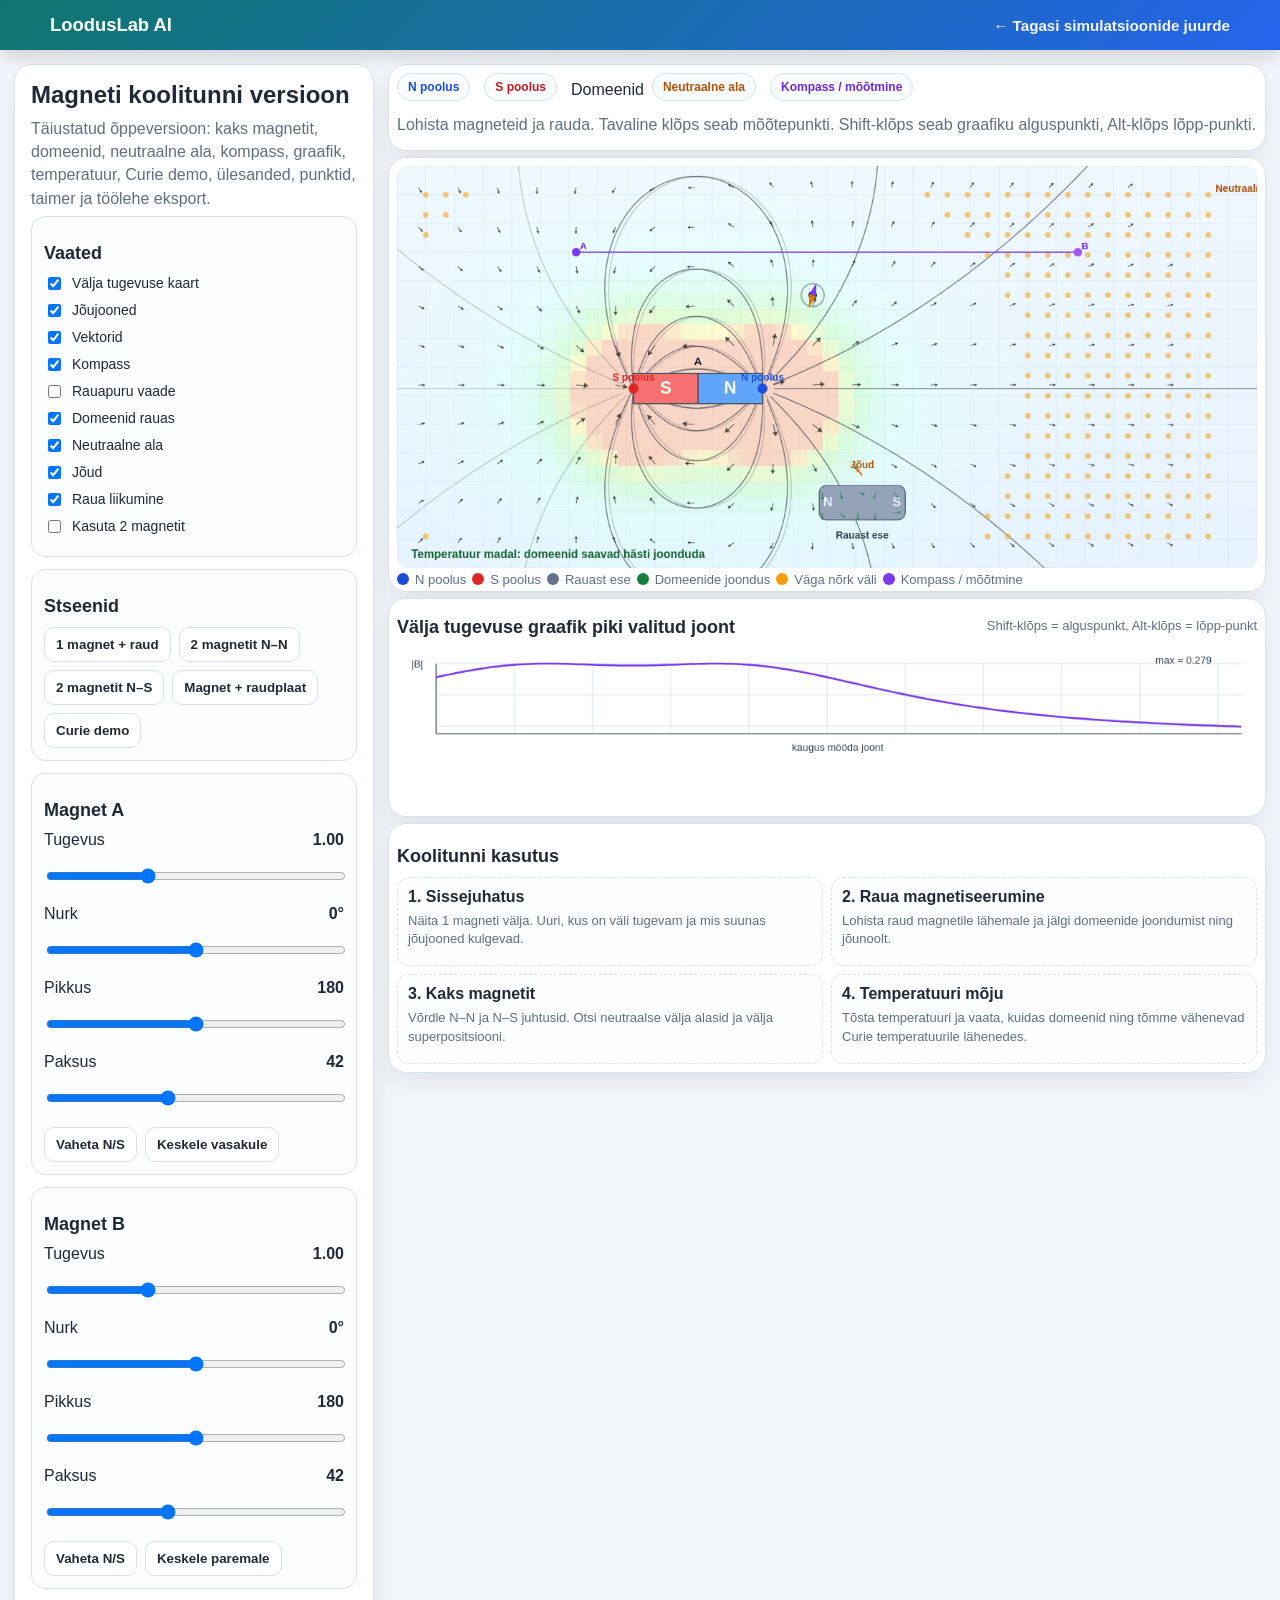
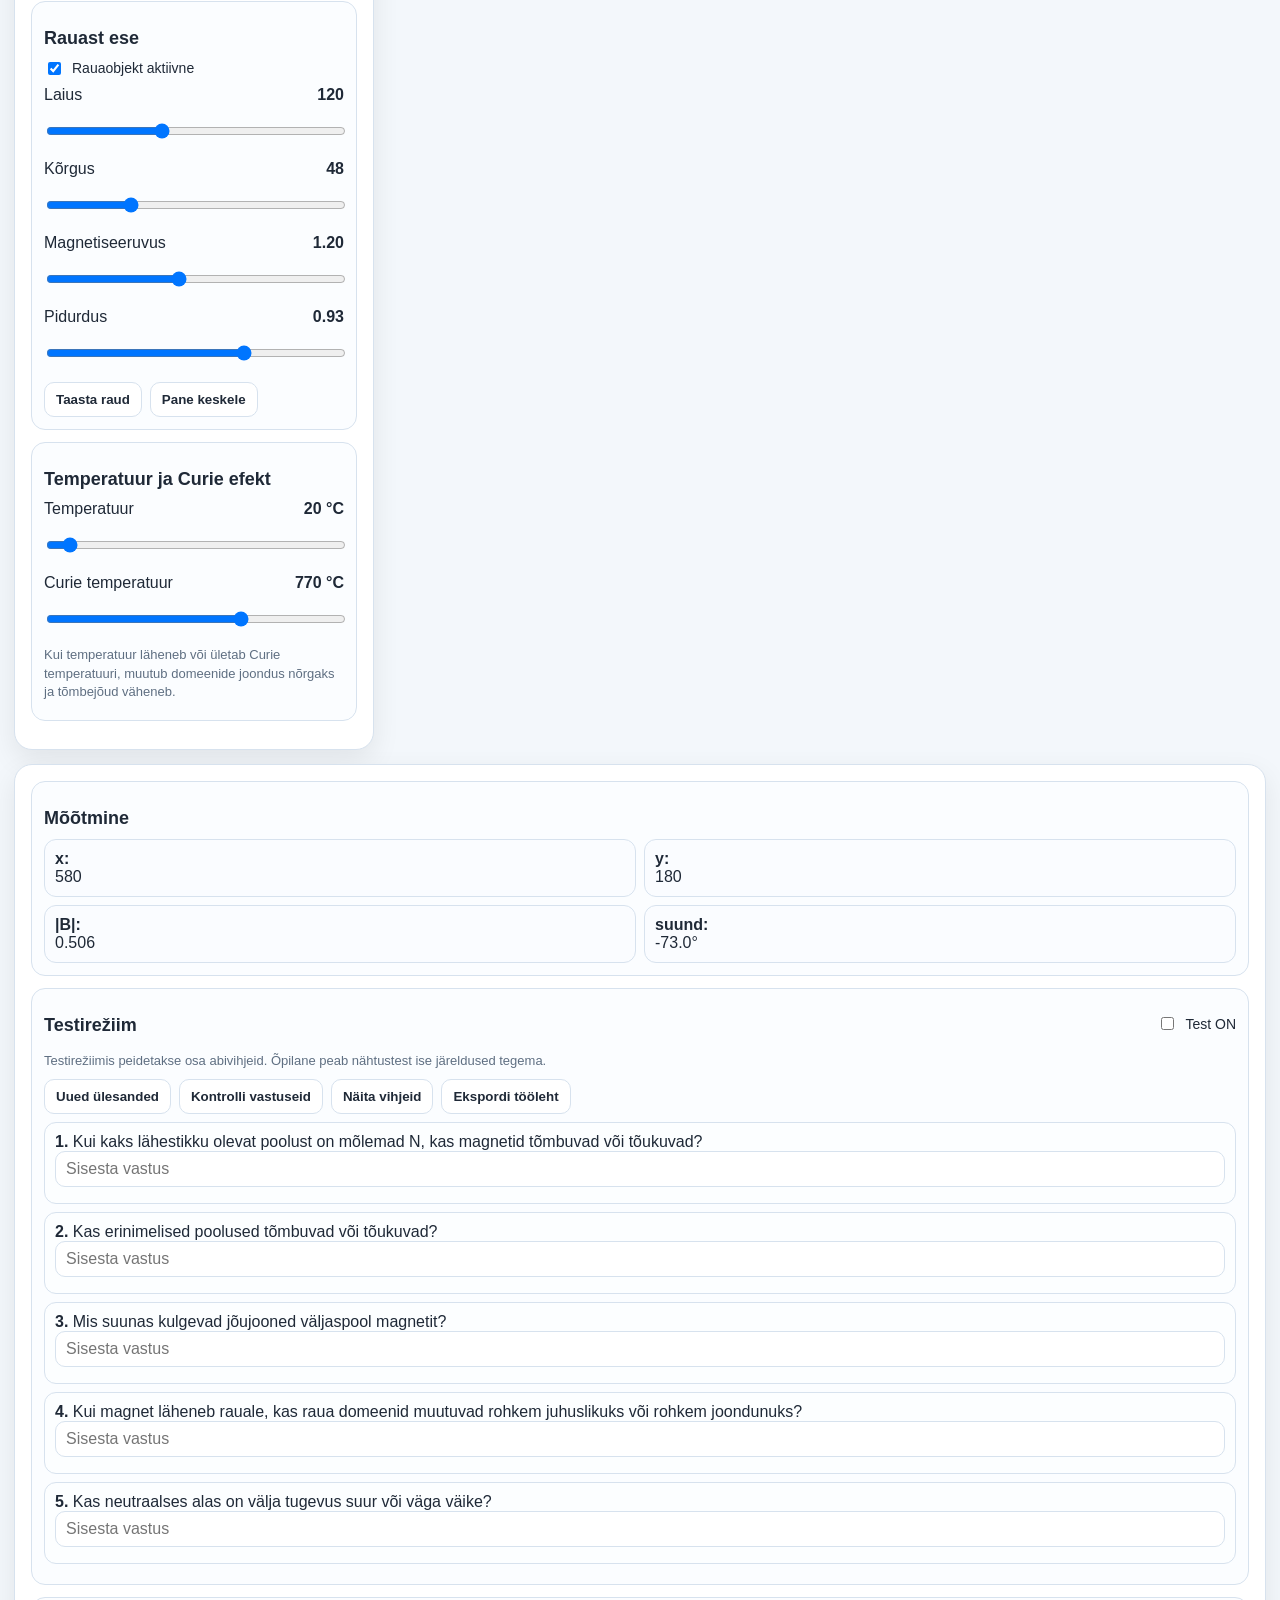
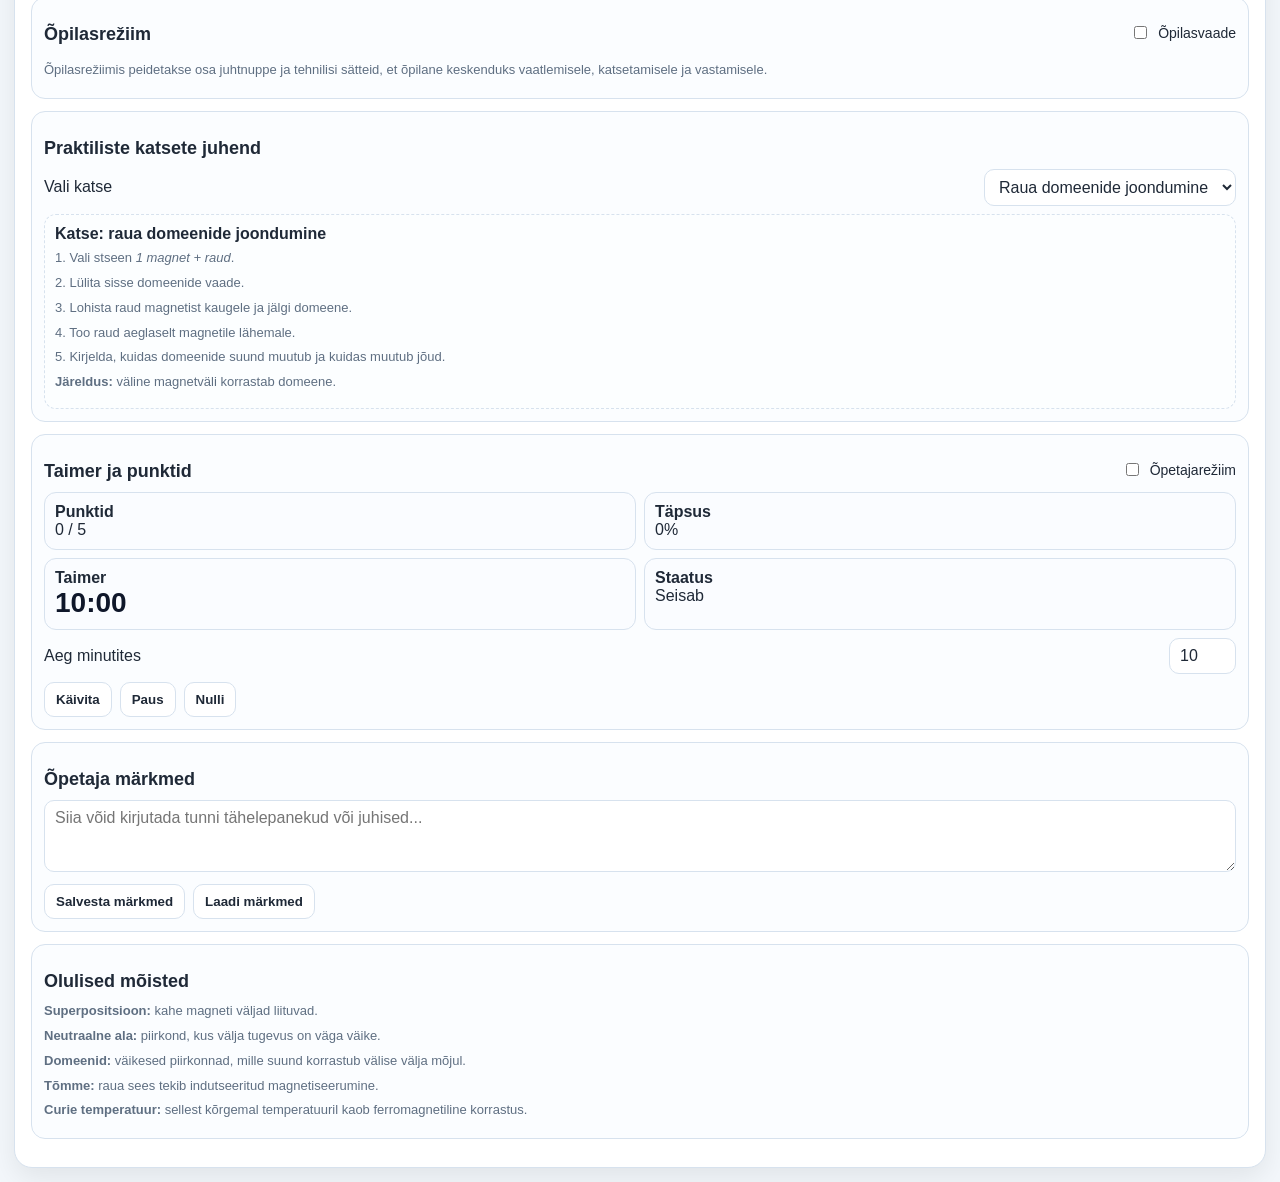
<file: simulations/magnet.html>
<!DOCTYPE html>
<html lang="et">
<head>
  <meta charset="UTF-8" />
  <meta name="viewport" content="width=device-width, initial-scale=1.0" />
  <title>Magneti täiustatud koolitunni simulatsioon</title>
  <style>
    :root {
      --bg: #f3f7fb;
      --panel: #ffffff;
      --border: #d7e2ee;
      --text: #1f2937;
      --muted: #5f6f82;
      --blue: #2563eb;
      --red: #dc2626;
      --green: #15803d;
      --orange: #d97706;
      --purple: #7c3aed;
      --shadow: 0 10px 28px rgba(0,0,0,.08);
    }
    * { box-sizing: border-box; }
    body {
      margin: 0;
      font-family: Arial, Helvetica, sans-serif;
      background: var(--bg);
      color: var(--text);
    }
    .app {
      display: grid;
      grid-template-columns: 360px 1fr 380px;
      gap: 14px;
      min-height: 100vh;
      padding: 14px;
    }
    .panel, .card {
      background: var(--panel);
      border: 1px solid var(--border);
      border-radius: 18px;
      box-shadow: var(--shadow);
    }
    .panel {
      padding: 16px;
      overflow: auto;
    }
    .center {
      display: grid;
      grid-template-rows: auto auto auto auto;
      gap: 6px;
      min-width: 0;
      align-items: start; /* vältida kaartide venimist */
      align-content: start; /* hoiab sisu üleval */
    }
    .card {
      padding: 8px;
      height: auto; /* keelab automaatse vertikaalse venimise */
      align-self: start;
    }
    h1 { margin: 0 0 8px; font-size: 24px; }
    h2 { margin: 14px 0 10px; font-size: 18px; }
    h3 { margin: 12px 0 8px; font-size: 15px; }
    p { margin: 6px 0; line-height: 1.45; }
    .muted, .small { color: var(--muted); }
    .small { font-size: 13px; }
    .group {
      border: 1px solid var(--border);
      border-radius: 14px;
      padding: 12px;
      margin-bottom: 12px;
      background: #fbfdff;
    }
    .row {
      display: grid;
      grid-template-columns: 1fr auto;
      gap: 10px;
      align-items: center;
      margin: 8px 0;
    }
    .checkRow {
      display: flex;
      align-items: center;
      gap: 8px;
      margin: 8px 0;
      font-size: 14px;
    }
    input[type="range"], input[type="text"], input[type="number"], textarea, select {
      width: 100%;
      border: 1px solid var(--border);
      border-radius: 10px;
      padding: 8px 10px;
      font: inherit;
      background: #fff;
      color: var(--text);
    }
    textarea { min-height: 72px; resize: vertical; }
    button, .ghostButton {
      border: 1px solid var(--border);
      background: #fff;
      border-radius: 10px;
      padding: 9px 11px;
      cursor: pointer;
      font-weight: 600;
      color: var(--text);
    }
    button:hover, .ghostButton:hover, select:hover { background: #f6f9fd; }
    .btnRow {
      display: flex;
      flex-wrap: wrap;
      gap: 8px;
      margin-top: 8px;
    }
    .pill {
      display: inline-block;
      padding: 6px 10px;
      border-radius: 999px;
      font-size: 12px;
      font-weight: 700;
      margin-right: 6px;
      margin-bottom: 6px;
      border: 1px solid var(--border);
      background: #f8fbff;
    }
    .pill.blue { color: #1d4ed8; }
    .pill.red { color: #b91c1c; }
    .pill.green { color: #166534; }
    .pill.orange { color: #b45309; }
    .pill.purple { color: #6d28d9; }
    canvas {
      display: block;
      width: 100%;
      height: auto;
      border-radius: 10px;
      background: linear-gradient(180deg,#ffffff,#f7fbff);
      margin: 0;
    }
    .legend {
      display: flex;
      flex-wrap: wrap;
      gap: 6px;
      margin-top: 4px;
    }
    .legend span {
      display: inline-flex;
      align-items: center;
      gap: 6px;
      font-size: 13px;
      color: var(--muted);
    }
    .dot {
      width: 12px;
      height: 12px;
      border-radius: 999px;
      display: inline-block;
    }
    .scoreBox {
      display: grid;
      grid-template-columns: repeat(2,1fr);
      gap: 8px;
    }
    .scoreItem {
      border: 1px solid var(--border);
      border-radius: 12px;
      padding: 10px;
      background: #fafcff;
    }
    .task {
      border: 1px solid var(--border);
      border-radius: 12px;
      padding: 10px;
      margin: 8px 0;
      background: #fcfeff;
    }
    .ok { color: var(--green); font-weight: 700; }
    .bad { color: var(--red); font-weight: 700; }
    .mid { color: var(--orange); font-weight: 700; }
    .graphWrap { height: 160px; position: relative; margin: 0; padding: 0; }
    .toolbar {
      display: flex;
      gap: 8px;
      flex-wrap: wrap;
      align-items: center;
    }
    .hidden { display: none !important; }
    .timerLarge {
      font-size: 28px;
      font-weight: 700;
      color: #0f172a;
    }
    .sectionTitleRow {
      display: flex;
      justify-content: space-between;
      align-items: center;
      gap: 10px;
      flex-wrap: wrap;
    }
    .miniGrid {
      display: grid;
      grid-template-columns: 1fr 1fr;
      gap: 8px;
    }
    .lessonPlan {
      border: 1px dashed var(--border);
      border-radius: 12px;
      padding: 10px;
      background: #fcfeff;
    }
    @media (max-width: 1500px) {
      .app { grid-template-columns: 360px 1fr; }
      .rightPanel { grid-column: 1 / -1; }
    }
    @media (max-width: 1100px) {
      .app { grid-template-columns: 1fr; }
    }
  </style>

<style id="looduslab-header-style">
  .ll-header {
    width: 100%;
    background: linear-gradient(135deg, #0f766e, #2563eb);
    color: white;
    padding: 14px 20px;
    box-sizing: border-box;
    font-family: Arial, Helvetica, sans-serif;
    position: sticky;
    top: 0;
    z-index: 9999;
    box-shadow: 0 6px 18px rgba(0,0,0,0.16);
  }

  .ll-header-inner {
    max-width: 1180px;
    margin: 0 auto;
    display: flex;
    align-items: center;
    justify-content: space-between;
    gap: 16px;
  }

  .ll-brand,
  .ll-back {
    color: white;
    text-decoration: none;
    font-weight: 800;
  }

  .ll-brand {
    font-size: 1.15rem;
  }

  .ll-back {
    font-size: 0.95rem;
    opacity: 0.95;
  }

  .ll-back:hover {
    text-decoration: underline;
  }

  @media (max-width: 600px) {
    .ll-header-inner {
      flex-direction: column;
      align-items: flex-start;
    }
  }
</style>

</head>
<body>

<!-- LoodusLab AI ühine päis -->
<header class="ll-header">
  <div class="ll-header-inner">
    <a href="../index.html" class="ll-brand">LoodusLab AI</a>
    <a href="../index.html#simulatsioonid" class="ll-back">← Tagasi simulatsioonide juurde</a>
  </div>
</header>

  <div class="app">
    <aside class="panel">
      <h1>Magneti koolitunni versioon</h1>
      <p class="muted">Täiustatud õppeversioon: kaks magnetit, domeenid, neutraalne ala, kompass, graafik, temperatuur, Curie demo, ülesanded, punktid, taimer ja töölehe eksport.</p>

      <div class="group">
        <h2>Vaated</h2>
        <div class="checkRow"><input type="checkbox" id="showHeat" checked><label for="showHeat">Välja tugevuse kaart</label></div>
        <div class="checkRow"><input type="checkbox" id="showFieldLines" checked><label for="showFieldLines">Jõujooned</label></div>
        <div class="checkRow"><input type="checkbox" id="showVectors" checked><label for="showVectors">Vektorid</label></div>
        <div class="checkRow"><input type="checkbox" id="showCompass" checked><label for="showCompass">Kompass</label></div>
        <div class="checkRow"><input type="checkbox" id="showIronFilings"><label for="showIronFilings">Rauapuru vaade</label></div>
        <div class="checkRow"><input type="checkbox" id="showDomains" checked><label for="showDomains">Domeenid rauas</label></div>
        <div class="checkRow"><input type="checkbox" id="showNeutral" checked><label for="showNeutral">Neutraalne ala</label></div>
        <div class="checkRow"><input type="checkbox" id="showForce" checked><label for="showForce">Jõud</label></div>
        <div class="checkRow"><input type="checkbox" id="animateIron" checked><label for="animateIron">Raua liikumine</label></div>
        <div class="checkRow"><input type="checkbox" id="twoMagnets"><label for="twoMagnets">Kasuta 2 magnetit</label></div>
      </div>

      <div class="group">
        <h2>Stseenid</h2>
        <div class="btnRow">
          <button id="sceneSingleBtn">1 magnet + raud</button>
          <button id="sceneNNBtn">2 magnetit N–N</button>
          <button id="sceneNSBtn">2 magnetit N–S</button>
          <button id="sceneShieldBtn">Magnet + raudplaat</button>
          <button id="sceneCurieBtn">Curie demo</button>
        </div>
      </div>

      <div class="group">
        <h2>Magnet A</h2>
        <div class="row"><label for="magStrengthA">Tugevus</label><strong id="magStrengthAVal">1.00</strong></div>
        <input type="range" id="magStrengthA" min="0.3" max="2.5" step="0.01" value="1.00">
        <div class="row"><label for="magAngleA">Nurk</label><strong id="magAngleAVal">0°</strong></div>
        <input type="range" id="magAngleA" min="-180" max="180" step="1" value="0">
        <div class="row"><label for="magLengthA">Pikkus</label><strong id="magLengthAVal">180</strong></div>
        <input type="range" id="magLengthA" min="100" max="260" step="1" value="180">
        <div class="row"><label for="magThicknessA">Paksus</label><strong id="magThicknessAVal">42</strong></div>
        <input type="range" id="magThicknessA" min="24" max="70" step="1" value="42">
        <div class="btnRow">
          <button id="flipA">Vaheta N/S</button>
          <button id="centerA">Keskele vasakule</button>
        </div>
      </div>

      <div class="group">
        <h2>Magnet B</h2>
        <div class="row"><label for="magStrengthB">Tugevus</label><strong id="magStrengthBVal">1.00</strong></div>
        <input type="range" id="magStrengthB" min="0.3" max="2.5" step="0.01" value="1.00">
        <div class="row"><label for="magAngleB">Nurk</label><strong id="magAngleBVal">0°</strong></div>
        <input type="range" id="magAngleB" min="-180" max="180" step="1" value="0">
        <div class="row"><label for="magLengthB">Pikkus</label><strong id="magLengthBVal">180</strong></div>
        <input type="range" id="magLengthB" min="100" max="260" step="1" value="180">
        <div class="row"><label for="magThicknessB">Paksus</label><strong id="magThicknessBVal">42</strong></div>
        <input type="range" id="magThicknessB" min="24" max="70" step="1" value="42">
        <div class="btnRow">
          <button id="flipB">Vaheta N/S</button>
          <button id="centerB">Keskele paremale</button>
        </div>
      </div>

      <div class="group">
        <h2>Rauast ese</h2>
        <div class="checkRow"><input type="checkbox" id="ironEnabled" checked><label for="ironEnabled">Rauaobjekt aktiivne</label></div>
        <div class="row"><label for="ironWidth">Laius</label><strong id="ironWidthVal">120</strong></div>
        <input type="range" id="ironWidth" min="50" max="240" step="1" value="120">
        <div class="row"><label for="ironHeight">Kõrgus</label><strong id="ironHeightVal">48</strong></div>
        <input type="range" id="ironHeight" min="24" max="120" step="1" value="48">
        <div class="row"><label for="ironSus">Magnetiseeruvus</label><strong id="ironSusVal">1.20</strong></div>
        <input type="range" id="ironSus" min="0.2" max="2.5" step="0.01" value="1.20">
        <div class="row"><label for="ironDamping">Pidurdus</label><strong id="ironDampingVal">0.93</strong></div>
        <input type="range" id="ironDamping" min="0.80" max="0.99" step="0.01" value="0.93">
        <div class="btnRow">
          <button id="resetIron">Taasta raud</button>
          <button id="moveIron">Pane keskele</button>
        </div>
      </div>

      <div class="group">
        <h2>Temperatuur ja Curie efekt</h2>
        <div class="row"><label for="temperature">Temperatuur</label><strong id="temperatureVal">20 °C</strong></div>
        <input type="range" id="temperature" min="0" max="1000" step="1" value="20">
        <div class="row"><label for="curieTemp">Curie temperatuur</label><strong id="curieTempVal">770 °C</strong></div>
        <input type="range" id="curieTemp" min="300" max="1000" step="1" value="770">
        <p class="small">Kui temperatuur läheneb või ületab Curie temperatuuri, muutub domeenide joondus nõrgaks ja tõmbejõud väheneb.</p>
      </div>
    </aside>

    <main class="center">
      <section class="card">
        <div class="toolbar">
          <span class="pill blue">N poolus</span>
          <span class="pill red">S poolus</span>
          <span class="pill.green">Domeenid</span>
          <span class="pill orange">Neutraalne ala</span>
          <span class="pill purple">Kompass / mõõtmine</span>
        </div>
        <p class="muted">Lohista magneteid ja rauda. Tavaline klõps seab mõõtepunkti. Shift-klõps seab graafiku alguspunkti, Alt-klõps lõpp-punkti.</p>
      </section>

      <section class="card" style="padding-bottom:4px;">
        <canvas id="mainCanvas" width="1200" height="560"></canvas>
        <div class="legend">
          <span><i class="dot" style="background:#1d4ed8"></i> N poolus</span>
          <span><i class="dot" style="background:#dc2626"></i> S poolus</span>
          <span><i class="dot" style="background:#64748b"></i> Rauast ese</span>
          <span><i class="dot" style="background:#15803d"></i> Domeenide joondus</span>
          <span><i class="dot" style="background:#f59e0b"></i> Väga nõrk väli</span>
          <span><i class="dot" style="background:#7c3aed"></i> Kompass / mõõtmine</span>
        </div>
      </section>

      <section class="card" style="padding-top:4px; margin-top:0;">
        <div class="sectionTitleRow">
          <h2>Välja tugevuse graafik piki valitud joont</h2>
          <div class="small">Shift-klõps = alguspunkt, Alt-klõps = lõpp-punkt</div>
        </div>
        <div class="graphWrap">
          <canvas id="graphCanvas" width="1100" height="140"></canvas>
        </div>
      </section>

      <section class="card">
        <h2>Koolitunni kasutus</h2>
        <div class="miniGrid">
          <div class="lessonPlan">
            <strong>1. Sissejuhatus</strong>
            <p class="small">Näita 1 magneti välja. Uuri, kus on väli tugevam ja mis suunas jõujooned kulgevad.</p>
          </div>
          <div class="lessonPlan">
            <strong>2. Raua magnetiseerumine</strong>
            <p class="small">Lohista raud magnetile lähemale ja jälgi domeenide joondumist ning jõunoolt.</p>
          </div>
          <div class="lessonPlan">
            <strong>3. Kaks magnetit</strong>
            <p class="small">Võrdle N–N ja N–S juhtusid. Otsi neutraalse välja alasid ja välja superpositsiooni.</p>
          </div>
          <div class="lessonPlan">
            <strong>4. Temperatuuri mõju</strong>
            <p class="small">Tõsta temperatuuri ja vaata, kuidas domeenid ning tõmme vähenevad Curie temperatuurile lähenedes.</p>
          </div>
        </div>
      </section>
    </main>

    <aside class="panel rightPanel">
      <div class="group">
        <h2>Mõõtmine</h2>
        <div class="scoreBox">
          <div class="scoreItem"><strong>x:</strong><br><span id="probeX">–</span></div>
          <div class="scoreItem"><strong>y:</strong><br><span id="probeY">–</span></div>
          <div class="scoreItem"><strong>|B|:</strong><br><span id="probeB">–</span></div>
          <div class="scoreItem"><strong>suund:</strong><br><span id="probeDir">–</span></div>
        </div>
      </div>

      <div class="group">
        <div class="sectionTitleRow">
          <h2>Testirežiim</h2>
          <label class="checkRow" style="margin:0;"><input type="checkbox" id="testMode"> Test ON</label>
        </div>
        <p class="small">Testirežiimis peidetakse osa abivihjeid. Õpilane peab nähtustest ise järeldused tegema.</p>
        <div class="btnRow" id="testTools">
          <button id="newTaskSet">Uued ülesanded</button>
          <button id="checkAnswers">Kontrolli vastuseid</button>
          <button id="showSolutions">Näita vihjeid</button>
          <button id="exportWorksheetBtn">Ekspordi tööleht</button>
        </div>
        <div id="tasksBox"></div>
      </div>

      <div class="group">
        <div class="sectionTitleRow">
          <h2>Õpilasrežiim</h2>
          <label class="checkRow" style="margin:0;"><input type="checkbox" id="studentMode"> Õpilasvaade</label>
        </div>
        <p class="small">Õpilasrežiimis peidetakse osa juhtnuppe ja tehnilisi sätteid, et õpilane keskenduks vaatlemisele, katsetamisele ja vastamisele.</p>
      </div>

      <div class="group">
        <h2>Praktiliste katsete juhend</h2>
        <div class="row"><label for="practicalGuideSelect">Vali katse</label><select id="practicalGuideSelect">
          <option value="domains">Raua domeenide joondumine</option>
          <option value="poles">Poolused ja jõujooned</option>
          <option value="nnns">N–N ja N–S võrdlus</option>
          <option value="curie">Temperatuuri ja Curie mõju</option>
          <option value="shield">Rauaplaadi mõju väljale</option>
        </select></div>
        <div id="practicalGuideBox" class="lessonPlan"></div>
      </div>

      <div class="group">
        <div class="sectionTitleRow">
          <h2>Taimer ja punktid</h2>
          <label class="checkRow" style="margin:0;"><input type="checkbox" id="teacherMode"> Õpetajarežiim</label>
        </div>
        <div class="scoreBox">
          <div class="scoreItem"><strong>Punktid</strong><br><span id="scoreNow">0 / 0</span></div>
          <div class="scoreItem"><strong>Täpsus</strong><br><span id="scorePct">0%</span></div>
          <div class="scoreItem"><strong>Taimer</strong><br><span class="timerLarge" id="timerDisplay">10:00</span></div>
          <div class="scoreItem"><strong>Staatus</strong><br><span id="timerState">Seisab</span></div>
        </div>
        <div class="row"><label for="timerMinutes">Aeg minutites</label><input id="timerMinutes" type="number" min="1" max="90" value="10"></div>
        <div class="btnRow">
          <button id="startTimerBtn">Käivita</button>
          <button id="pauseTimerBtn">Paus</button>
          <button id="resetTimerBtn">Nulli</button>
        </div>
      </div>

      <div class="group">
        <h2>Õpetaja märkmed</h2>
        <textarea id="teacherNotes" placeholder="Siia võid kirjutada tunni tähelepanekud või juhised..."></textarea>
        <div class="btnRow">
          <button id="saveNotesBtn">Salvesta märkmed</button>
          <button id="loadNotesBtn">Laadi märkmed</button>
        </div>
      </div>

      <div class="group">
        <h2>Olulised mõisted</h2>
        <p class="small"><strong>Superpositsioon:</strong> kahe magneti väljad liituvad.</p>
        <p class="small"><strong>Neutraalne ala:</strong> piirkond, kus välja tugevus on väga väike.</p>
        <p class="small"><strong>Domeenid:</strong> väikesed piirkonnad, mille suund korrastub välise välja mõjul.</p>
        <p class="small"><strong>Tõmme:</strong> raua sees tekib indutseeritud magnetiseerumine.</p>
        <p class="small"><strong>Curie temperatuur:</strong> sellest kõrgemal temperatuuril kaob ferromagnetiline korrastus.</p>
      </div>
    </aside>
  </div>

  <script>
    const mainCanvas = document.getElementById("mainCanvas");
    const ctx = mainCanvas.getContext("2d");
    const graphCanvas = document.getElementById("graphCanvas");
    const gctx = graphCanvas.getContext("2d");

    function byId(id){ return document.getElementById(id); }

    const ui = {
      studentMode: byId("studentMode"),
      practicalGuideSelect: byId("practicalGuideSelect"),
      practicalGuideBox: byId("practicalGuideBox"),
      showHeat: byId("showHeat"),
      showFieldLines: byId("showFieldLines"),
      showVectors: byId("showVectors"),
      showCompass: byId("showCompass"),
      showIronFilings: byId("showIronFilings"),
      showDomains: byId("showDomains"),
      showNeutral: byId("showNeutral"),
      showForce: byId("showForce"),
      animateIron: byId("animateIron"),
      twoMagnets: byId("twoMagnets"),
      ironEnabled: byId("ironEnabled"),
      testMode: byId("testMode"),
      teacherMode: byId("teacherMode"),

      magStrengthA: byId("magStrengthA"),
      magStrengthAVal: byId("magStrengthAVal"),
      magAngleA: byId("magAngleA"),
      magAngleAVal: byId("magAngleAVal"),
      magLengthA: byId("magLengthA"),
      magLengthAVal: byId("magLengthAVal"),
      magThicknessA: byId("magThicknessA"),
      magThicknessAVal: byId("magThicknessAVal"),

      magStrengthB: byId("magStrengthB"),
      magStrengthBVal: byId("magStrengthBVal"),
      magAngleB: byId("magAngleB"),
      magAngleBVal: byId("magAngleBVal"),
      magLengthB: byId("magLengthB"),
      magLengthBVal: byId("magLengthBVal"),
      magThicknessB: byId("magThicknessB"),
      magThicknessBVal: byId("magThicknessBVal"),

      ironWidth: byId("ironWidth"),
      ironWidthVal: byId("ironWidthVal"),
      ironHeight: byId("ironHeight"),
      ironHeightVal: byId("ironHeightVal"),
      ironSus: byId("ironSus"),
      ironSusVal: byId("ironSusVal"),
      ironDamping: byId("ironDamping"),
      ironDampingVal: byId("ironDampingVal"),

      temperature: byId("temperature"),
      temperatureVal: byId("temperatureVal"),
      curieTemp: byId("curieTemp"),
      curieTempVal: byId("curieTempVal"),

      probeX: byId("probeX"),
      probeY: byId("probeY"),
      probeB: byId("probeB"),
      probeDir: byId("probeDir"),
      tasksBox: byId("tasksBox"),
      scoreNow: byId("scoreNow"),
      scorePct: byId("scorePct"),
      timerDisplay: byId("timerDisplay"),
      timerState: byId("timerState"),
      timerMinutes: byId("timerMinutes"),
      teacherNotes: byId("teacherNotes")
    };

    const state = {
      width: mainCanvas.width,
      height: mainCanvas.height,
      magnets: [
        { x: 370, y: 300, length: 180, thickness: 42, angle: 0, strength: 1, polarity: 1, label: "A" },
        { x: 830, y: 300, length: 180, thickness: 42, angle: 0, strength: 1, polarity: -1, label: "B" }
      ],
      iron: {
        enabled: true,
        x: 650,
        y: 470,
        width: 120,
        height: 48,
        susceptibility: 1.2,
        vx: 0,
        vy: 0,
        damping: 0.93
      },
      shield: {
        active: false,
        x: 700,
        y: 300,
        width: 60,
        height: 180
      },
      drag: { target: null, type: null, offsetX: 0, offsetY: 0 },
      probe: { active: true, x: 580, y: 180 },
      graphLine: { a: {x: 250, y: 120}, b: {x: 950, y: 120} },
      tasks: [],
      score: { points: 0, total: 0 },
      timer: { duration: 600, remaining: 600, running: false, lastTime: 0 },
      temperature: 20,
      curieTemp: 770
    };

    function clamp(v,min,max){ return Math.max(min, Math.min(max, v)); }
    function dist(ax, ay, bx, by){ return Math.hypot(ax-bx, ay-by); }
    function rotatePoint(px, py, angle){
      const c=Math.cos(angle), s=Math.sin(angle);
      return {x:px*c-py*s, y:px*s+py*c};
    }
    function setVal(el, val){ el.textContent = val; }

    function syncUI(){
      updateStudentModeUI();
      updatePracticalGuide();
      setVal(ui.magStrengthAVal, Number(ui.magStrengthA.value).toFixed(2));
      setVal(ui.magAngleAVal, ui.magAngleA.value + "°");
      setVal(ui.magLengthAVal, ui.magLengthA.value);
      setVal(ui.magThicknessAVal, ui.magThicknessA.value);
      setVal(ui.magStrengthBVal, Number(ui.magStrengthB.value).toFixed(2));
      setVal(ui.magAngleBVal, ui.magAngleB.value + "°");
      setVal(ui.magLengthBVal, ui.magLengthB.value);
      setVal(ui.magThicknessBVal, ui.magThicknessB.value);
      setVal(ui.ironWidthVal, ui.ironWidth.value);
      setVal(ui.ironHeightVal, ui.ironHeight.value);
      setVal(ui.ironSusVal, Number(ui.ironSus.value).toFixed(2));
      setVal(ui.ironDampingVal, Number(ui.ironDamping.value).toFixed(2));
      setVal(ui.temperatureVal, ui.temperature.value + " °C");
      setVal(ui.curieTempVal, ui.curieTemp.value + " °C");
    }

    function applyUI(){
      updateStudentModeUI();
      state.magnets[0].strength = Number(ui.magStrengthA.value);
      state.magnets[0].angle = Number(ui.magAngleA.value) * Math.PI / 180;
      state.magnets[0].length = Number(ui.magLengthA.value);
      state.magnets[0].thickness = Number(ui.magThicknessA.value);
      state.magnets[1].strength = Number(ui.magStrengthB.value);
      state.magnets[1].angle = Number(ui.magAngleB.value) * Math.PI / 180;
      state.magnets[1].length = Number(ui.magLengthB.value);
      state.magnets[1].thickness = Number(ui.magThicknessB.value);
      state.iron.enabled = ui.ironEnabled.checked;
      state.iron.width = Number(ui.ironWidth.value);
      state.iron.height = Number(ui.ironHeight.value);
      state.iron.susceptibility = Number(ui.ironSus.value);
      state.iron.damping = Number(ui.ironDamping.value);
      state.temperature = Number(ui.temperature.value);
      state.curieTemp = Number(ui.curieTemp.value);
      syncUI();
    }

    [
      "showHeat","showFieldLines","showVectors","showCompass","showIronFilings","showDomains",
      "showNeutral","showForce","animateIron","twoMagnets","ironEnabled","testMode","teacherMode","studentMode",
      "magStrengthA","magAngleA","magLengthA","magThicknessA",
      "magStrengthB","magAngleB","magLengthB","magThicknessB",
      "ironWidth","ironHeight","ironSus","ironDamping","temperature","curieTemp"
    ].forEach(id=>{
      byId(id).addEventListener("input", applyUI);
      byId(id).addEventListener("change", applyUI);
    });

    byId("flipA").onclick = ()=> state.magnets[0].polarity *= -1;
    byId("flipB").onclick = ()=> state.magnets[1].polarity *= -1;
    byId("centerA").onclick = ()=> { state.magnets[0].x = 360; state.magnets[0].y = 300; };
    byId("centerB").onclick = ()=> { state.magnets[1].x = 840; state.magnets[1].y = 300; };
    byId("resetIron").onclick = ()=> resetIron();
    byId("moveIron").onclick = ()=> { state.iron.x = 650; state.iron.y = 470; state.iron.vx = 0; state.iron.vy = 0; };
    byId("newTaskSet").onclick = ()=> generateTasks();
    byId("checkAnswers").onclick = ()=> checkTasks();
    byId("showSolutions").onclick = ()=> showHints();
    byId("sceneSingleBtn").onclick = ()=> setScene("single");
    byId("sceneNNBtn").onclick = ()=> setScene("NN");
    byId("sceneNSBtn").onclick = ()=> setScene("NS");
    byId("sceneShieldBtn").onclick = ()=> setScene("shield");
    byId("sceneCurieBtn").onclick = ()=> setScene("curie");
    byId("startTimerBtn").onclick = ()=> startTimer();
    byId("pauseTimerBtn").onclick = ()=> pauseTimer();
    byId("resetTimerBtn").onclick = ()=> resetTimer();
    byId("exportWorksheetBtn").onclick = ()=> exportWorksheet();
    byId("practicalGuideSelect").onchange = ()=> updatePracticalGuide();
    byId("saveNotesBtn").onclick = ()=> saveNotes();
    byId("loadNotesBtn").onclick = ()=> loadNotes();

    function resetIron(){
      state.iron.x = 650; state.iron.y = 470; state.iron.vx = 0; state.iron.vy = 0;
    }

    function setScene(type){
      state.shield.active = false;
      if(type === "single"){
        ui.twoMagnets.checked = false;
        state.magnets[0].x = 420; state.magnets[0].y = 310; state.magnets[0].angle = 0; state.magnets[0].polarity = 1;
        state.magnets[1].x = 880; state.magnets[1].y = 310; state.magnets[1].angle = 0; state.magnets[1].polarity = -1;
        ui.temperature.value = 20;
        resetIron();
      }
      if(type === "NN"){
        ui.twoMagnets.checked = true;
        state.magnets[0].x = 420; state.magnets[0].y = 300; state.magnets[0].angle = 0; state.magnets[0].polarity = 1;
        state.magnets[1].x = 760; state.magnets[1].y = 300; state.magnets[1].angle = Math.PI; state.magnets[1].polarity = 1;
        ui.temperature.value = 20;
        resetIron(); state.iron.x = 590; state.iron.y = 500;
      }
      if(type === "NS"){
        ui.twoMagnets.checked = true;
        state.magnets[0].x = 420; state.magnets[0].y = 300; state.magnets[0].angle = 0; state.magnets[0].polarity = 1;
        state.magnets[1].x = 760; state.magnets[1].y = 300; state.magnets[1].angle = 0; state.magnets[1].polarity = -1;
        ui.temperature.value = 20;
        resetIron(); state.iron.x = 590; state.iron.y = 500;
      }
      if(type === "shield"){
        ui.twoMagnets.checked = false;
        state.magnets[0].x = 370; state.magnets[0].y = 310; state.magnets[0].angle = 0; state.magnets[0].polarity = 1;
        state.shield.active = true; state.shield.x = 630; state.shield.y = 300; state.shield.width = 70; state.shield.height = 210;
        ui.temperature.value = 20;
        resetIron(); state.iron.x = 840; state.iron.y = 310;
      }
      if(type === "curie"){
        ui.twoMagnets.checked = false;
        state.magnets[0].x = 420; state.magnets[0].y = 310; state.magnets[0].angle = 0; state.magnets[0].polarity = 1;
        resetIron(); state.iron.x = 760; state.iron.y = 320;
        ui.temperature.value = ui.curieTemp.value;
      }
      applyUI();
    }

    function polesOf(m){
      const half = m.length/2;
      const northLocal = {x: half*m.polarity, y:0};
      const southLocal = {x:-half*m.polarity, y:0};
      const n = rotatePoint(northLocal.x, northLocal.y, m.angle);
      const s = rotatePoint(southLocal.x, southLocal.y, m.angle);
      return {
        north:{x:m.x+n.x, y:m.y+n.y, q:1},
        south:{x:m.x+s.x, y:m.y+s.y, q:-1}
      };
    }

    function thermalFactor(){
      const t = state.temperature;
      const c = state.curieTemp;
      if(t <= 0.8*c) return 1;
      if(t >= c) return 0.08;
      const ratio = (t - 0.8*c) / (0.2*c);
      return 1 - 0.92*ratio;
    }

    function fieldAt(x, y){
      let total = {x:0, y:0};
      const activeCount = ui.twoMagnets.checked ? 2 : 1;
      const tempScale = thermalFactor();
      for(let mi=0; mi<activeCount; mi++){
        const m = state.magnets[mi];
        const poles = polesOf(m);
        const k = 14000 * m.strength;
        for(const pole of [poles.north, poles.south]){
          let dx = x - pole.x;
          let dy = y - pole.y;
          let r2 = dx*dx + dy*dy;
          if(r2 < 90) r2 = 90;
          const r = Math.sqrt(r2);
          const factor = (k * pole.q / (r2 * r)) * tempScale;
          total.x += factor * dx;
          total.y += factor * dy;
        }
      }

      if(state.shield.active){
        const sx = state.shield.x, sy = state.shield.y, sw = state.shield.width, sh = state.shield.height;
        if(x > sx-sw/2 && x < sx+sw/2 && y > sy-sh/2 && y < sy+sh/2){
          total.x *= 0.35; total.y *= 0.35;
        } else {
          const dd = Math.abs(x - sx);
          if(dd < 130 && Math.abs(y-sy) < sh/2 + 30){
            const t = clamp((130 - dd)/130, 0, 1);
            total.x *= 1 - 0.35*t; total.y *= 1 - 0.35*t;
          }
        }
      }
      return total;
    }

    function fieldMagnitude(x,y){
      const b = fieldAt(x,y);
      return Math.sqrt(b.x*b.x + b.y*b.y);
    }

    function drawArrow(x,y,vx,vy,scale=1,color="#111",width=1.5){
      const len = Math.hypot(vx,vy);
      if(len < 1e-6) return;
      const ux = vx/len, uy = vy/len;
      const L = 14*scale;
      const ex = x + ux*L, ey = y + uy*L;
      ctx.strokeStyle = color; ctx.lineWidth = width;
      ctx.beginPath(); ctx.moveTo(x,y); ctx.lineTo(ex,ey); ctx.stroke();
      const ah = 5*scale;
      ctx.beginPath();
      ctx.moveTo(ex,ey);
      ctx.lineTo(ex - ux*ah - uy*ah*0.7, ey - uy*ah + ux*ah*0.7);
      ctx.lineTo(ex - ux*ah + uy*ah*0.7, ey - uy*ah - ux*ah*0.7);
      ctx.closePath();
      ctx.fillStyle = color; ctx.fill();
    }

    function roundedRect(c,x,y,w,h,r,fill,stroke){
      const rr = Math.min(r, w/2, h/2);
      c.beginPath();
      c.moveTo(x+rr,y);
      c.arcTo(x+w,y,x+w,y+h,rr);
      c.arcTo(x+w,y+h,x,y+h,rr);
      c.arcTo(x,y+h,x,y,rr);
      c.arcTo(x,y,x+w,y,rr);
      c.closePath();
      if(fill){ c.fillStyle = fill; c.fill(); }
      if(stroke){ c.strokeStyle = stroke; c.stroke(); }
    }

    function drawGrid(){
      ctx.strokeStyle = "rgba(148,163,184,.16)";
      ctx.lineWidth = 1;
      const gap = 40;
      for(let x=0;x<=state.width;x+=gap){ ctx.beginPath(); ctx.moveTo(x,0); ctx.lineTo(x,state.height); ctx.stroke(); }
      for(let y=0;y<=state.height;y+=gap){ ctx.beginPath(); ctx.moveTo(0,y); ctx.lineTo(state.width,y); ctx.stroke(); }
    }

    function drawHeatMap(){
      if(!ui.showHeat.checked || ui.testMode.checked) return;
      const step = 22;
      for(let y=0;y<state.height;y+=step){
        for(let x=0;x<state.width;x+=step){
          const b = fieldMagnitude(x,y);
          const t = clamp(b/1.6, 0, 1);
          const alpha = 0.07 + 0.19*t;
          const hue = 210 - 190*t;
          ctx.fillStyle = `hsla(${hue},90%,55%,${alpha})`;
          ctx.fillRect(x,y,step,step);
        }
      }
    }

    function drawVectors(){
      if(!ui.showVectors.checked || ui.testMode.checked) return;
      const step = 55;
      for(let y=30;y<state.height-30;y+=step){
        for(let x=30;x<state.width-30;x+=step){
          const b = fieldAt(x,y);
          const mag = Math.hypot(b.x,b.y);
          if(mag < 0.015) continue;
          const scale = clamp(0.6 + mag*0.35, 0.5, 1.2);
          drawArrow(x,y,b.x,b.y,scale,"rgba(25,25,25,.65)",1.2);
        }
      }
    }

    function traceFieldLine(seedX, seedY, dir=1, steps=260, stepSize=7){
      let x = seedX, y = seedY;
      ctx.beginPath(); ctx.moveTo(x,y);
      for(let i=0;i<steps;i++){
        const b = fieldAt(x,y);
        const mag = Math.hypot(b.x,b.y);
        if(mag < 1e-5) break;
        const ux = (b.x/mag)*dir, uy = (b.y/mag)*dir;
        x += ux*stepSize; y += uy*stepSize;
        if(x < -50 || x > state.width+50 || y < -50 || y > state.height+50) break;
        ctx.lineTo(x,y);
      }
      ctx.stroke();
    }

    function drawFieldLines(){
      if(!ui.showFieldLines.checked || ui.testMode.checked) return;
      const countMagnets = ui.twoMagnets.checked ? 2 : 1;
      for(let mi=0; mi<countMagnets; mi++){
        const poles = polesOf(state.magnets[mi]);
        const counts = 16;
        const radius = 16;
        ctx.lineWidth = 1.5;
        ctx.strokeStyle = mi===0 ? "rgba(17,24,39,.52)" : "rgba(124,58,237,.42)";
        for(let i=0;i<counts;i++){
          const a = (Math.PI*2*i)/counts;
          traceFieldLine(poles.north.x + Math.cos(a)*radius, poles.north.y + Math.sin(a)*radius, +1, 240, 7);
        }
        ctx.strokeStyle = mi===0 ? "rgba(17,24,39,.20)" : "rgba(124,58,237,.20)";
        for(let i=0;i<counts;i++){
          const a = (Math.PI*2*i)/counts;
          traceFieldLine(poles.south.x + Math.cos(a)*radius, poles.south.y + Math.sin(a)*radius, -1, 240, 7);
        }
      }
    }

    function drawIronFilings(){
      if(!ui.showIronFilings.checked || ui.testMode.checked) return;
      const step = 16;
      for(let y=24; y<state.height-24; y+=step){
        for(let x=24; x<state.width-24; x+=step){
          const b = fieldAt(x,y);
          const mag = Math.hypot(b.x,b.y);
          if(mag < 0.03) continue;
          const ang = Math.atan2(b.y, b.x);
          const len = clamp(2 + mag*10, 2, 8);
          ctx.save();
          ctx.translate(x,y); ctx.rotate(ang);
          ctx.strokeStyle = `rgba(60,60,60,${clamp(0.18 + mag*0.25, 0.18, 0.68)})`;
          ctx.lineWidth = 1;
          ctx.beginPath(); ctx.moveTo(-len,0); ctx.lineTo(len,0); ctx.stroke();
          ctx.restore();
        }
      }
    }

    function drawMagnet(m){
      ctx.save();
      ctx.translate(m.x,m.y); ctx.rotate(m.angle);
      const w = m.length, h = m.thickness;
      const leftIsNorth = m.polarity < 0;
      const rightIsNorth = m.polarity > 0;
      roundedRect(ctx, -w/2, -h/2, w, h, 18, "#f8fafc", "#94a3b8");
      ctx.beginPath(); ctx.rect(-w/2, -h/2, w/2, h); ctx.fillStyle = leftIsNorth ? "#60a5fa" : "#f87171"; ctx.fill();
      ctx.beginPath(); ctx.rect(0, -h/2, w/2, h); ctx.fillStyle = rightIsNorth ? "#60a5fa" : "#f87171"; ctx.fill();
      ctx.strokeStyle = "#475569"; ctx.lineWidth = 2; ctx.strokeRect(-w/2, -h/2, w, h);
      ctx.beginPath(); ctx.moveTo(0,-h/2); ctx.lineTo(0,h/2); ctx.stroke();
      ctx.fillStyle = "#fff"; ctx.font = "bold 24px Arial"; ctx.textAlign = "center"; ctx.textBaseline = "middle";
      ctx.fillText(leftIsNorth ? "N" : "S", -w/4, 0);
      ctx.fillText(rightIsNorth ? "N" : "S", w/4, 0);
      ctx.fillStyle = "#111827"; ctx.font = "bold 15px Arial"; ctx.fillText(m.label, 0, -h/2 - 16);
      ctx.restore();
      const poles = polesOf(m);
      ctx.fillStyle = "#1d4ed8"; ctx.beginPath(); ctx.arc(poles.north.x,poles.north.y,7,0,Math.PI*2); ctx.fill();
      ctx.fillStyle = "#dc2626"; ctx.beginPath(); ctx.arc(poles.south.x,poles.south.y,7,0,Math.PI*2); ctx.fill();
      if(!ui.testMode.checked){
        ctx.fillStyle = "#1d4ed8"; ctx.font = "bold 14px Arial"; ctx.textAlign = "center"; ctx.fillText("N poolus", poles.north.x, poles.north.y - 15);
        ctx.fillStyle = "#dc2626"; ctx.fillText("S poolus", poles.south.x, poles.south.y - 15);
      }
    }

    function drawShield(){
      if(!state.shield.active) return;
      roundedRect(ctx, state.shield.x-state.shield.width/2, state.shield.y-state.shield.height/2, state.shield.width, state.shield.height, 10, "rgba(100,116,139,.55)", "#475569");
      if(!ui.testMode.checked){
        ctx.fillStyle = "#334155"; ctx.font = "bold 14px Arial"; ctx.textAlign = "center";
        ctx.fillText("Rauaplaat", state.shield.x, state.shield.y - state.shield.height/2 - 10);
      }
    }

    function getIronPolarityInfo(){
      const iron = state.iron;
      const b = fieldAt(iron.x, iron.y);
      const mag = Math.hypot(b.x,b.y);
      if(mag < 1e-5) return null;
      const ux = b.x/mag, uy = b.y/mag;
      const left = {x: iron.x - iron.width/2, y: iron.y};
      const right = {x: iron.x + iron.width/2, y: iron.y};
      const leftProj = left.x*ux + left.y*uy;
      const rightProj = right.x*ux + right.y*uy;
      return leftProj < rightProj ? {nearSide:"left", farSide:"right", fieldDir:{x:ux,y:uy}} : {nearSide:"right", farSide:"left", fieldDir:{x:ux,y:uy}};
    }

    function drawIron(){
      if(!state.iron.enabled) return;
      const iron = state.iron;
      const x = iron.x - iron.width/2, y = iron.y - iron.height/2;
      roundedRect(ctx, x, y, iron.width, iron.height, 10, "#94a3b8", "#475569");
      const pol = getIronPolarityInfo();
      if(pol && !ui.testMode.checked){
        const nearX = pol.nearSide==="left" ? x+12 : x+iron.width-12;
        const farX = pol.farSide==="left" ? x+12 : x+iron.width-12;
        const bCenter = fieldAt(iron.x, iron.y);
        const pA = polesOf(state.magnets[0]).north;
        const centerToNorth = {x:pA.x-iron.x, y:pA.y-iron.y};
        const dot = bCenter.x*centerToNorth.x + bCenter.y*centerToNorth.y;
        const nearLabel = dot > 0 ? "S" : "N";
        const farLabel = nearLabel === "N" ? "S" : "N";
        ctx.fillStyle = "#ffffffcc"; ctx.font = "bold 18px Arial"; ctx.textAlign = "center"; ctx.textBaseline = "middle";
        ctx.fillText(nearLabel, nearX, iron.y); ctx.fillText(farLabel, farX, iron.y);
      }
      if(ui.showDomains.checked) drawDomains();
      if(!ui.testMode.checked){ ctx.fillStyle = "#334155"; ctx.font = "bold 14px Arial"; ctx.textAlign = "center"; ctx.fillText("Rauast ese", iron.x, iron.y + iron.height/2 + 22); }
    }

    function drawDomains(){
      const iron = state.iron;
      const cols = Math.max(4, Math.floor(iron.width/22));
      const rows = Math.max(2, Math.floor(iron.height/18));
      const startX = iron.x - iron.width/2 + 10;
      const startY = iron.y - iron.height/2 + 10;
      const stepX = (iron.width - 20)/(cols - 1 || 1);
      const stepY = (iron.height - 20)/(rows - 1 || 1);
      const tempAlignScale = thermalFactor();
      for(let j=0;j<rows;j++){
        for(let i=0;i<cols;i++){
          const px = startX + i*stepX;
          const py = startY + j*stepY;
          const b = fieldAt(px, py);
          const mag = Math.hypot(b.x,b.y);
          const align = clamp(mag*1.7*state.iron.susceptibility*tempAlignScale, 0, 1);
          const randAngle = ((Math.sin(i*13.12 + j*8.33 + state.temperature*0.01)*43758.5453) % (Math.PI*2));
          const bx = mag > 1e-6 ? b.x/mag : Math.cos(randAngle);
          const by = mag > 1e-6 ? b.y/mag : Math.sin(randAngle);
          const rx = Math.cos(randAngle), ry = Math.sin(randAngle);
          const vx = rx*(1-align) + bx*align;
          const vy = ry*(1-align) + by*align;
          drawArrow(px-6, py, vx, vy, 0.7, `rgba(21,128,61,${0.22 + 0.72*align})`, 1.5);
        }
      }
    }

    function computeIronForce(){
      if(!state.iron.enabled) return {x:0, y:0};
      const iron = state.iron;
      const eps = 12;
      const bx1 = fieldMagnitude(iron.x+eps, iron.y);
      const bx0 = fieldMagnitude(iron.x-eps, iron.y);
      const by1 = fieldMagnitude(iron.x, iron.y+eps);
      const by0 = fieldMagnitude(iron.x, iron.y-eps);
      const gradX = (bx1 - bx0)/(2*eps);
      const gradY = (by1 - by0)/(2*eps);
      const areaFactor = (iron.width * iron.height) / 5000;
      const tempScale = thermalFactor();
      const k = 0.75 * iron.susceptibility * areaFactor * tempScale;
      return { x: gradX*k, y: gradY*k };
    }

    function drawForce(){
      if(!state.iron.enabled || !ui.showForce.checked || ui.testMode.checked) return;
      const f = computeIronForce();
      const mag = Math.hypot(f.x,f.y);
      if(mag < 0.001) return;
      drawArrow(state.iron.x, state.iron.y - state.iron.height/2 - 14, f.x, f.y, clamp(0.8 + mag*40, 0.8, 3), "#d97706", 2);
      ctx.fillStyle = "#b45309"; ctx.font = "bold 14px Arial"; ctx.textAlign = "center"; ctx.fillText("Jõud", state.iron.x, state.iron.y - state.iron.height/2 - 28);
    }

    function drawNeutralAreas(){
      if(!ui.showNeutral.checked || ui.testMode.checked) return;
      const step = 28; const pts = [];
      for(let y=40;y<state.height-40;y+=step){
        for(let x=40;x<state.width-40;x+=step){
          const b = fieldMagnitude(x,y);
          if(b < 0.06) pts.push({x,y,b});
        }
      }
      for(const p of pts){ ctx.beginPath(); ctx.arc(p.x,p.y,4,0,Math.PI*2); ctx.fillStyle = "rgba(245,158,11,.55)"; ctx.fill(); }
      if(pts.length){
        let minP = pts[0];
        for(const p of pts) if(p.b < minP.b) minP = p;
        ctx.fillStyle = "#b45309"; ctx.font = "bold 14px Arial"; ctx.textAlign = "left"; ctx.fillText("Neutraalne / väga nõrk väli", minP.x + 10, minP.y - 8);
      }
    }

    function drawProbe(){
      if(!state.probe.active) return;
      const x = state.probe.x, y = state.probe.y;
      const b = fieldAt(x,y);
      const mag = Math.hypot(b.x,b.y);
      const deg = Math.atan2(b.y,b.x) * 180 / Math.PI;
      ctx.beginPath(); ctx.arc(x,y,6,0,Math.PI*2); ctx.fillStyle = "#111827"; ctx.fill();
      ctx.beginPath(); ctx.arc(x,y,16,0,Math.PI*2); ctx.strokeStyle = "rgba(17,24,39,.35)"; ctx.stroke();
      if(ui.showCompass.checked){
        ctx.save(); ctx.translate(x,y); ctx.rotate(Math.atan2(b.y,b.x));
        ctx.fillStyle = "#7c3aed"; ctx.beginPath(); ctx.moveTo(18,0); ctx.lineTo(0,-5); ctx.lineTo(0,5); ctx.closePath(); ctx.fill();
        ctx.fillStyle = "#d97706"; ctx.beginPath(); ctx.moveTo(-18,0); ctx.lineTo(0,-5); ctx.lineTo(0,5); ctx.closePath(); ctx.fill();
        ctx.restore();
      }
      ui.probeX.textContent = x.toFixed(0);
      ui.probeY.textContent = y.toFixed(0);
      ui.probeB.textContent = mag.toFixed(3);
      ui.probeDir.textContent = deg.toFixed(1) + "°";
    }

    function drawGraphLineMarkers(){
      const a = state.graphLine.a, b = state.graphLine.b;
      ctx.strokeStyle = "rgba(124,58,237,.8)"; ctx.lineWidth = 2;
      ctx.beginPath(); ctx.moveTo(a.x,a.y); ctx.lineTo(b.x,b.y); ctx.stroke();
      ctx.beginPath(); ctx.arc(a.x,a.y,6,0,Math.PI*2); ctx.fillStyle = "#7c3aed"; ctx.fill();
      ctx.beginPath(); ctx.arc(b.x,b.y,6,0,Math.PI*2); ctx.fillStyle = "#a855f7"; ctx.fill();
      if(!ui.testMode.checked){ ctx.fillStyle = "#6d28d9"; ctx.font = "bold 13px Arial"; ctx.fillText("A", a.x + 10, a.y - 8); ctx.fillText("B", b.x + 10, b.y - 8); }
    }

    function updateIron(){
      if(!state.iron.enabled || !ui.animateIron.checked) return;
      if(state.drag.type === "iron") return;
      const f = computeIronForce();
      state.iron.vx += f.x; state.iron.vy += f.y;
      state.iron.vx *= state.iron.damping; state.iron.vy *= state.iron.damping;
      state.iron.x += state.iron.vx; state.iron.y += state.iron.vy;
      state.iron.x = clamp(state.iron.x, 40 + state.iron.width/2, state.width - 40 - state.iron.width/2);
      state.iron.y = clamp(state.iron.y, 40 + state.iron.height/2, state.height - 40 - state.iron.height/2);
    }

    function pointInRotatedMagnet(px, py, m){
      const dx = px - m.x, dy = py - m.y; const p = rotatePoint(dx, dy, -m.angle);
      return p.x >= -m.length/2 && p.x <= m.length/2 && p.y >= -m.thickness/2 && p.y <= m.thickness/2;
    }
    function pointInIron(px, py){
      return state.iron.enabled && px >= state.iron.x - state.iron.width/2 && px <= state.iron.x + state.iron.width/2 && py >= state.iron.y - state.iron.height/2 && py <= state.iron.y + state.iron.height/2;
    }
    function getCanvasPos(evt, canvas){
      const rect = canvas.getBoundingClientRect();
      const scaleX = canvas.width / rect.width; const scaleY = canvas.height / rect.height;
      return { x: (evt.clientX - rect.left) * scaleX, y: (evt.clientY - rect.top) * scaleY };
    }

    mainCanvas.addEventListener("mousedown", e=>{
      const p = getCanvasPos(e, mainCanvas);
      if(pointInIron(p.x,p.y)){
        state.drag.type = "iron"; state.drag.target = state.iron; state.drag.offsetX = p.x - state.iron.x; state.drag.offsetY = p.y - state.iron.y; return;
      }
      const count = ui.twoMagnets.checked ? 2 : 1;
      for(let i=count-1; i>=0; i--){
        if(pointInRotatedMagnet(p.x,p.y,state.magnets[i])){
          state.drag.type = "magnet"; state.drag.target = state.magnets[i]; state.drag.offsetX = p.x - state.magnets[i].x; state.drag.offsetY = p.y - state.magnets[i].y; return;
        }
      }
    });

    mainCanvas.addEventListener("mousemove", e=>{
      const p = getCanvasPos(e, mainCanvas);
      if(state.drag.type === "iron"){
        state.iron.x = clamp(p.x - state.drag.offsetX, 40 + state.iron.width/2, state.width - 40 - state.iron.width/2);
        state.iron.y = clamp(p.y - state.drag.offsetY, 40 + state.iron.height/2, state.height - 40 - state.iron.height/2);
        state.iron.vx = 0; state.iron.vy = 0;
      } else if(state.drag.type === "magnet"){
        state.drag.target.x = clamp(p.x - state.drag.offsetX, 80, state.width - 80);
        state.drag.target.y = clamp(p.y - state.drag.offsetY, 80, state.height - 80);
      }
    });

    window.addEventListener("mouseup", ()=>{ state.drag.type = null; state.drag.target = null; });

    mainCanvas.addEventListener("click", e=>{
      const p = getCanvasPos(e, mainCanvas);
      if(e.shiftKey){ state.graphLine.a = p; return; }
      if(e.altKey){ state.graphLine.b = p; return; }
      state.probe.active = true; state.probe.x = p.x; state.probe.y = p.y;
    });

    function drawGraph(){
      const c = gctx; const w = graphCanvas.width; const h = graphCanvas.height;
      c.clearRect(0,0,w,h); c.fillStyle = "#fff"; c.fillRect(0,0,w,h);
      c.strokeStyle = "#d7e2ee"; c.lineWidth = 1;
      for(let x=50; x<=w-20; x+=100){ c.beginPath(); c.moveTo(x,20); c.lineTo(x,h-30); c.stroke(); }
      for(let y=20; y<=h-30; y+=40){ c.beginPath(); c.moveTo(50,y); c.lineTo(w-20,y); c.stroke(); }
      c.strokeStyle = "#64748b"; c.lineWidth = 1.5;
      c.beginPath(); c.moveTo(50, h-30); c.lineTo(w-20, h-30); c.moveTo(50, h-30); c.lineTo(50, 20); c.stroke();
      const a = state.graphLine.a, b = state.graphLine.b; const n = 180; let samples = []; let maxB = 0;
      for(let i=0; i<=n; i++){
        const t = i/n; const x = a.x + (b.x-a.x)*t; const y = a.y + (b.y-a.y)*t; const val = fieldMagnitude(x,y);
        samples.push(val); if(val > maxB) maxB = val;
      }
      maxB = Math.max(maxB, 0.1);
      c.strokeStyle = "#7c3aed"; c.lineWidth = 2.5; c.beginPath();
      for(let i=0; i<=n; i++){
        const gx = 50 + (w-70)*(i/n); const gy = (h-30) - (h-50)*(samples[i]/maxB);
        if(i===0) c.moveTo(gx,gy); else c.lineTo(gx,gy);
      }
      c.stroke();
      c.fillStyle = "#334155"; c.font = "13px Arial";
      c.fillText("|B|", 18, 25); c.fillText("kaugus mööda joont", w/2 - 45, h-8); c.fillText("max = " + maxB.toFixed(3), w-130, 20);
    }

    function drawPairStatus(){
      if(!ui.twoMagnets.checked || ui.testMode.checked) return;
      const p1 = polesOf(state.magnets[0]); const p2 = polesOf(state.magnets[1]);
      const ends = [
        {name:"A_N", x:p1.north.x, y:p1.north.y, label:"N"},
        {name:"A_S", x:p1.south.x, y:p1.south.y, label:"S"},
        {name:"B_N", x:p2.north.x, y:p2.north.y, label:"N"},
        {name:"B_S", x:p2.south.x, y:p2.south.y, label:"S"},
      ];
      let best = null;
      for(let i=0;i<2;i++){
        for(let j=2;j<4;j++){
          const d = dist(ends[i].x, ends[i].y, ends[j].x, ends[j].y);
          if(!best || d < best.d) best = {a:ends[i], b:ends[j], d};
        }
      }
      const same = best.a.label === best.b.label;
      ctx.fillStyle = same ? "#b91c1c" : "#166534";
      ctx.font = "bold 16px Arial"; ctx.textAlign = "center";
      ctx.fillText(same ? "Lähimad poolused: samanimelised → tõuge" : "Lähimad poolused: erinimelised → tõmme", state.width/2, 34);
    }

    function render(){
      ctx.clearRect(0,0,state.width,state.height);
      drawGrid(); drawHeatMap(); drawIronFilings(); drawFieldLines(); drawVectors(); drawNeutralAreas();
      drawShield(); drawMagnet(state.magnets[0]); if(ui.twoMagnets.checked) drawMagnet(state.magnets[1]);
      drawIron(); drawForce(); drawGraphLineMarkers(); drawProbe(); drawPairStatus(); drawCurieStatus();
    }

    function drawCurieStatus(){
      if(ui.testMode.checked) return;
      const tf = thermalFactor();
      ctx.fillStyle = tf < 0.2 ? "#b91c1c" : tf < 0.6 ? "#b45309" : "#166534";
      ctx.font = "bold 16px Arial";
      ctx.textAlign = "left";
      const text = tf < 0.2 ? "Curie lähedal või üle selle: magnetiseerumine on väga nõrk" : tf < 0.6 ? "Kõrge temperatuur: domeenide korrastus väheneb" : "Temperatuur madal: domeenid saavad hästi joonduda";
      ctx.fillText(text, 20, state.height - 18);
    }

    function update(){
      applyUI();
      updateIron();
      updateTimer();
      drawGraph();
    }

    function loop(){ update(); render(); requestAnimationFrame(loop); }

    function updateStudentModeUI(){
      const hideInStudentMode = [
        "magStrengthA","magAngleA","magLengthA","magThicknessA",
        "magStrengthB","magAngleB","magLengthB","magThicknessB",
        "ironWidth","ironHeight","ironSus","ironDamping",
        "temperature","curieTemp",
        "flipA","flipB","centerA","centerB","resetIron","moveIron",
        "sceneShieldBtn","sceneCurieBtn"
      ];

      const studentGroups = Array.from(document.querySelectorAll(".group"));
      studentGroups.forEach(group=>{
        const heading = group.querySelector("h2");
        if(!heading) return;
        const title = heading.textContent.trim();
        if(ui.studentMode.checked && ["Magnet A","Magnet B","Temperatuur ja Curie efekt"].includes(title)) {
          group.classList.add("hidden");
        } else {
          group.classList.remove("hidden");
        }
      });

      hideInStudentMode.forEach(id=>{
        const el = byId(id);
        if(!el) return;
        const wrapper = el.closest(".row") || el.parentElement;
        if(!wrapper) return;
        if(ui.studentMode.checked) {
          if(el.tagName === "INPUT" && el.type === "range") {
            el.classList.add("hidden");
          }
        } else {
          el.classList.remove("hidden");
        }
      });

      const buttonsToHide = ["showSolutions"];
      buttonsToHide.forEach(id=>{
        const btn = byId(id);
        if(!btn) return;
        btn.classList.toggle("hidden", ui.studentMode.checked);
      });
    }

    function updatePracticalGuide(){
      if(!ui.practicalGuideBox || !ui.practicalGuideSelect) return;
      const guides = {
        domains: `
          <strong>Katse: raua domeenide joondumine</strong>
          <p class="small">1. Vali stseen <em>1 magnet + raud</em>.</p>
          <p class="small">2. Lülita sisse domeenide vaade.</p>
          <p class="small">3. Lohista raud magnetist kaugele ja jälgi domeene.</p>
          <p class="small">4. Too raud aeglaselt magnetile lähemale.</p>
          <p class="small">5. Kirjelda, kuidas domeenide suund muutub ja kuidas muutub jõud.</p>
          <p class="small"><strong>Järeldus:</strong> väline magnetväli korrastab domeene.</p>
        `,
        poles: `
          <strong>Katse: poolused ja jõujooned</strong>
          <p class="small">1. Näita jõujooni ja kompassi.</p>
          <p class="small">2. Aseta mõõtepunkt magneti N pooluse lähedale.</p>
          <p class="small">3. Liiguta mõõtepunkt magneti ümber.</p>
          <p class="small">4. Võrdle välja suunda N ja S pooluse juures.</p>
          <p class="small">5. Märgi, kus on väli kõige tugevam.</p>
          <p class="small"><strong>Järeldus:</strong> väljaspool magnetit kulgevad jõujooned N-st S-ni.</p>
        `,
        nnns: `
          <strong>Katse: N–N ja N–S võrdlus</strong>
          <p class="small">1. Ava stseen <em>2 magnetit N–N</em>.</p>
          <p class="small">2. Vaata, kuidas väljad keskosas käituvad.</p>
          <p class="small">3. Seejärel ava stseen <em>2 magnetit N–S</em>.</p>
          <p class="small">4. Võrdle jõujoonte kuju ja neutraalset ala mõlemas stseenis.</p>
          <p class="small">5. Sõnasta, millal tekib tõuge ja millal tõmme.</p>
          <p class="small"><strong>Järeldus:</strong> samanimelised poolused tõukuvad, erinimelised tõmbuvad.</p>
        `,
        curie: `
          <strong>Katse: temperatuuri ja Curie mõju</strong>
          <p class="small">1. Ava stseen <em>Curie demo</em>.</p>
          <p class="small">2. Jälgi domeene madalal temperatuuril.</p>
          <p class="small">3. Suurenda temperatuuri sammhaaval Curie temperatuurini.</p>
          <p class="small">4. Vaata, kuidas domeenid muutuvad juhuslikumaks.</p>
          <p class="small">5. Võrdle jõu noolt enne ja pärast.</p>
          <p class="small"><strong>Järeldus:</strong> kõrge temperatuur lõhub ferromagnetilise korrastuse.</p>
        `,
        shield: `
          <strong>Katse: rauaplaadi mõju väljale</strong>
          <p class="small">1. Ava stseen <em>Magnet + raudplaat</em>.</p>
          <p class="small">2. Vaata välja kuju rauaplaadi ees ja taga.</p>
          <p class="small">3. Liiguta mõõtepunkti plaadi taha.</p>
          <p class="small">4. Võrdle välja tugevust ilma plaadita ja plaadiga.</p>
          <p class="small">5. Selgita, miks väli ümber jaguneb.</p>
          <p class="small"><strong>Järeldus:</strong> ferromagnetiline materjal muudab välja jaotust.</p>
        `
      };
      ui.practicalGuideBox.innerHTML = guides[ui.practicalGuideSelect.value] || guides.domains;
    }

    function normalize(s){
      return (s || "").toLowerCase().trim().replace(/[.,!?]/g, "").replace(/\s+/g, " ");
    }

    function generateTasks(){
      const taskPool = [
        {id:"q1", text:"Kui kaks lähestikku olevat poolust on mõlemad N, kas magnetid tõmbuvad või tõukuvad?", answers:["tõukuvad","tõuge"]},
        {id:"q2", text:"Mis suunas kulgevad jõujooned väljaspool magnetit?", answers:["n s","n->s","n-st s-ni","n-lt s-le","n-st s-sse"]},
        {id:"q3", text:"Kui magnet läheneb rauale, kas raua domeenid muutuvad rohkem juhuslikuks või rohkem joondunuks?", answers:["joondunuks","rohkem joondunuks","joonduvad"]},
        {id:"q4", text:"Kas neutraalses alas on välja tugevus suur või väga väike?", answers:["väga väike","väike"]},
        {id:"q5", text:"Kas rauast ese muutub magneti lähedal indutseeritult magnetiliseks? (jah/ei)", answers:["jah"]},
        {id:"q6", text:"Mis juhtub domeenide korrastusega Curie temperatuurile lähenedes?", answers:["väheneb","kaob","nõrgeneb","muutub juhuslikumaks"]},
        {id:"q7", text:"Kas kõrge temperatuur suurendab või vähendab raua tõmmet magneti poole?", answers:["vähendab","nõrgendab"]},
        {id:"q8", text:"Kas erinimelised poolused tõmbuvad või tõukuvad?", answers:["tõmbuvad","tõmme"]}
      ];
      const shuffled = [...taskPool].sort(()=>Math.random()-0.5).slice(0,5);
      state.tasks = shuffled.map(t=>({...t, value:"", result:null}));
      renderTasks(); state.score = {points:0, total:state.tasks.length}; updateScore();
    }

    function renderTasks(){
      ui.tasksBox.innerHTML = "";
      state.tasks.forEach((task, idx)=>{
        const div = document.createElement("div"); div.className = "task";
        div.innerHTML = `
          <div><strong>${idx+1}.</strong> ${task.text}</div>
          <input data-task="${task.id}" type="text" placeholder="Sisesta vastus">
          <div id="res_${task.id}" class="small" style="margin-top:6px;"></div>
        `;
        ui.tasksBox.appendChild(div);
      });
      ui.tasksBox.querySelectorAll("input").forEach(inp=>{
        inp.addEventListener("input", e=>{
          const task = state.tasks.find(t=>t.id === inp.dataset.task);
          if(task) task.value = e.target.value;
        });
      });
    }

    function checkTasks(){
      let points = 0;
      state.tasks.forEach(task=>{
        const user = normalize(task.value);
        const ok = user.length > 0 && task.answers.some(a => {
          const ans = normalize(a);
          return user.includes(ans) || ans.includes(user);
        });
        task.result = ok ? "ok" : "bad";
        if(ok) points++;
        const el = byId("res_" + task.id);
        if(el){
          el.className = "small " + (ok ? "ok" : "bad");
          el.textContent = user.length === 0 ? "Vastus puudub" : (ok ? "Õige" : "Vale või liiga ebatäpne");
        }
      });
      state.score = {points, total: state.tasks.length};
      updateScore();
    }

    function showHints(){
      const hints = {
        q1:"Vihje: samanimelised poolused ei lähe kokku.",
        q2:"Vihje: väljaspool magnetit algavad jooned N juurest ja lõpevad S juures.",
        q3:"Vihje: väli korrastab domeene.",
        q4:"Vihje: neutraalses alas on väli peaaegu null.",
        q5:"Vihje: raud magnetiseerub välise välja mõjul.",
        q6:"Vihje: soojusliikumine lõhub domeenide korrastust.",
        q7:"Vihje: mida nõrgem domeenide korrastus, seda väiksem tõmme.",
        q8:"Vihje: erinevad poolused lähevad kokku."
      };
      state.tasks.forEach(task=>{
        const el = byId("res_" + task.id); if(!el) return;
        el.className = "small mid"; el.textContent = hints[task.id] || "Vihje puudub";
      });
    }

    function updateScore(){
      ui.scoreNow.textContent = `${state.score.points} / ${state.score.total}`;
      ui.scorePct.textContent = state.score.total ? Math.round(100*state.score.points/state.score.total) + "%" : "0%";
    }

    function startTimer(){
      const mins = Math.max(1, Number(ui.timerMinutes.value) || 10);
      if(!state.timer.running && (state.timer.remaining <= 0 || state.timer.remaining === state.timer.duration)){
        state.timer.duration = mins * 60;
        state.timer.remaining = state.timer.duration;
      }
      state.timer.running = true;
      state.timer.lastTime = performance.now();
      ui.timerState.textContent = "Jookseb";
    }

    function pauseTimer(){
      state.timer.running = false;
      ui.timerState.textContent = "Paus";
    }

    function resetTimer(){
      const mins = Math.max(1, Number(ui.timerMinutes.value) || 10);
      state.timer.duration = mins * 60;
      state.timer.remaining = state.timer.duration;
      state.timer.running = false;
      ui.timerState.textContent = "Seisab";
      updateTimerDisplay();
    }

    function updateTimer(){
      if(state.timer.running){
        const now = performance.now();
        const dt = (now - state.timer.lastTime) / 1000;
        state.timer.lastTime = now;
        state.timer.remaining = Math.max(0, state.timer.remaining - dt);
        if(state.timer.remaining <= 0){
          state.timer.running = false;
          ui.timerState.textContent = "Aeg läbi";
        }
      }
      updateTimerDisplay();
    }

    function updateTimerDisplay(){
      const total = Math.ceil(state.timer.remaining);
      const mm = String(Math.floor(total / 60)).padStart(2, "0");
      const ss = String(total % 60).padStart(2, "0");
      ui.timerDisplay.textContent = `${mm}:${ss}`;
    }

    function exportWorksheet(){
      const lines = [];
      lines.push("MAGNETI TÖÖLEHT");
      lines.push("");
      lines.push("Temperatuur: " + state.temperature + " °C");
      lines.push("Curie temperatuur: " + state.curieTemp + " °C");
      lines.push("Punktid: " + state.score.points + " / " + state.score.total);
      lines.push("");
      state.tasks.forEach((task, i)=>{
        lines.push((i+1) + ". " + task.text);
        lines.push("Õpilase vastus: " + (task.value || ""));
        lines.push("Tulemus: " + (task.result === "ok" ? "Õige" : task.result === "bad" ? "Vale" : "Kontrollimata"));
        lines.push("");
      });
      lines.push("Õpetaja märkmed:");
      lines.push(ui.teacherNotes.value || "");
      const blob = new Blob([lines.join("\n")], {type: "text/plain;charset=utf-8"});
      const url = URL.createObjectURL(blob);
      const a = document.createElement("a");
      a.href = url;
      a.download = "magneti_tooleht.txt";
      a.click();
      URL.revokeObjectURL(url);
    }

    function saveNotes(){
      localStorage.setItem("magnetTeacherNotes", ui.teacherNotes.value || "");
      alert("Märkmed salvestatud.");
    }

    function loadNotes(){
      ui.teacherNotes.value = localStorage.getItem("magnetTeacherNotes") || "";
      alert("Märkmed laaditud.");
    }

    function initTimer(){
      const mins = Math.max(1, Number(ui.timerMinutes.value) || 10);
      state.timer.duration = mins * 60;
      state.timer.remaining = state.timer.duration;
      updateTimerDisplay();
    }

    generateTasks();
    initTimer();
    setScene("single");
    syncUI();
    applyUI();
    loop();
  </script>
</body>
</html>
</file>
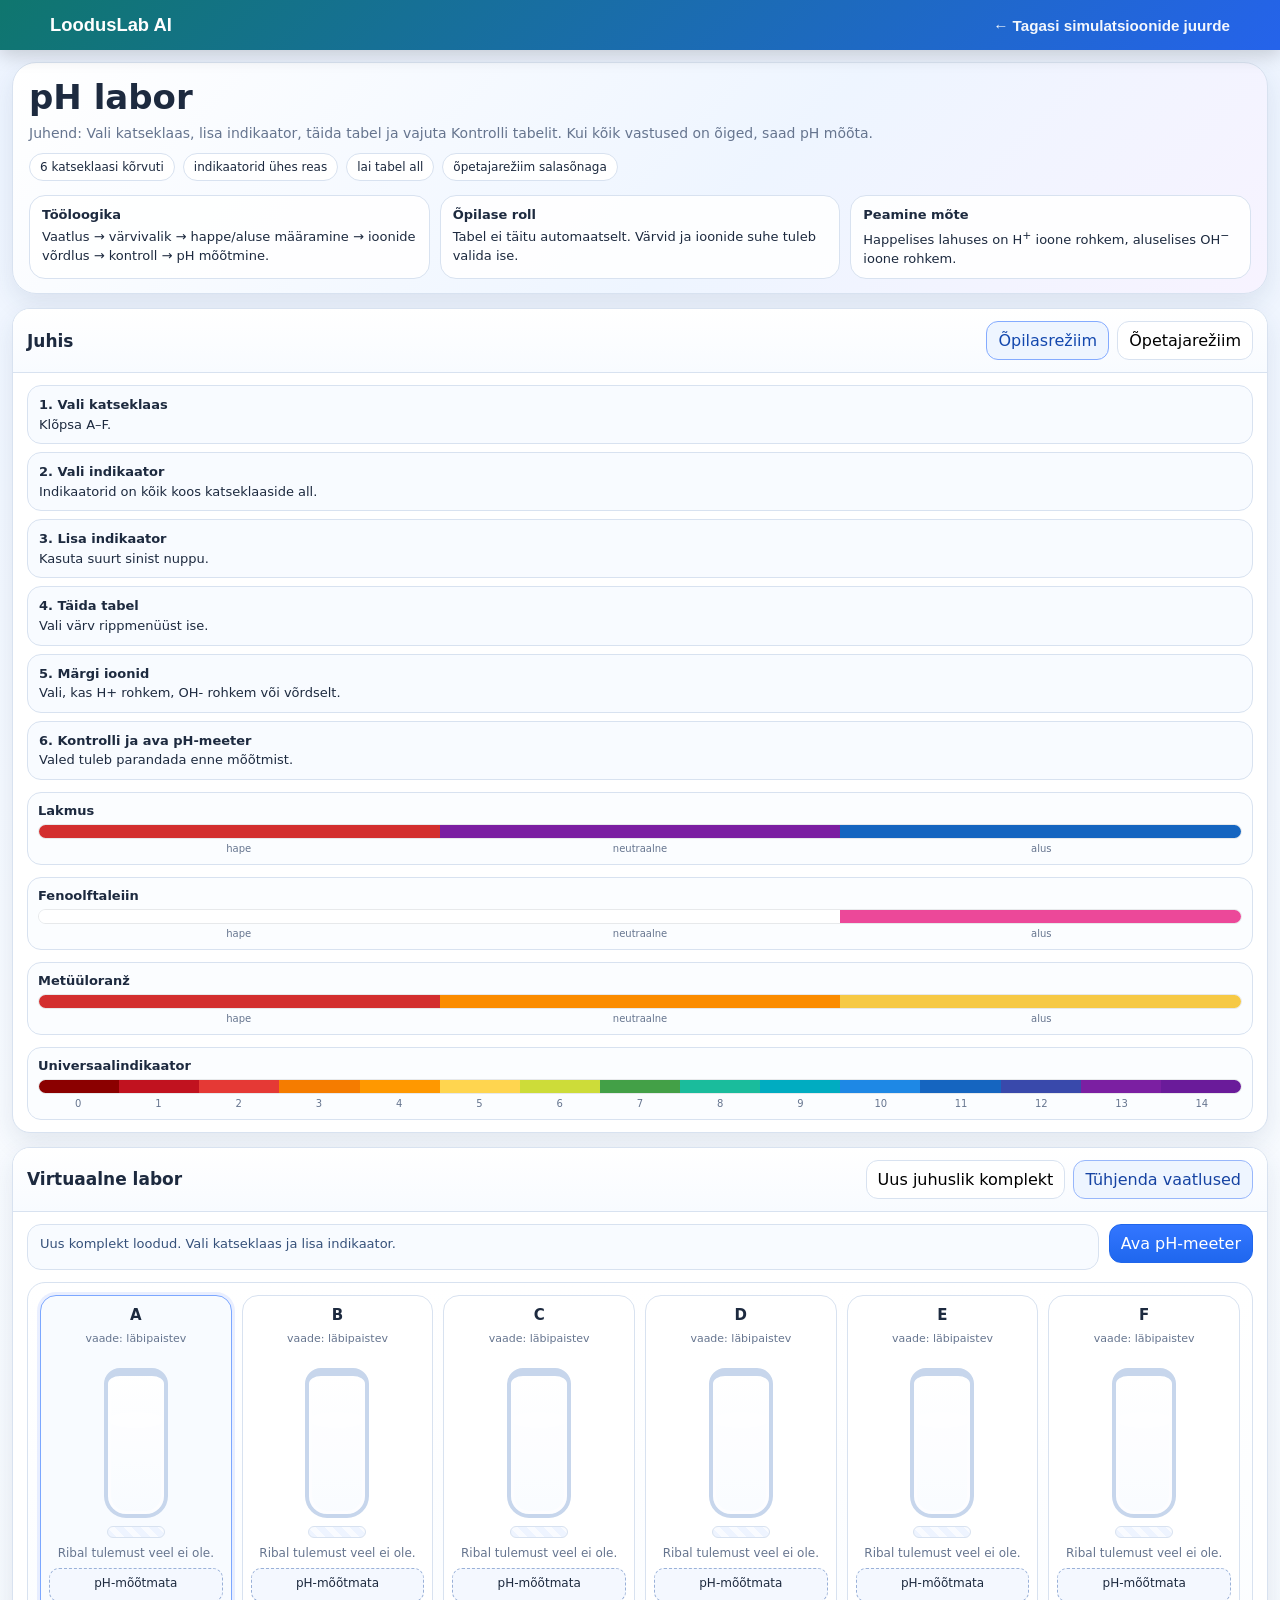
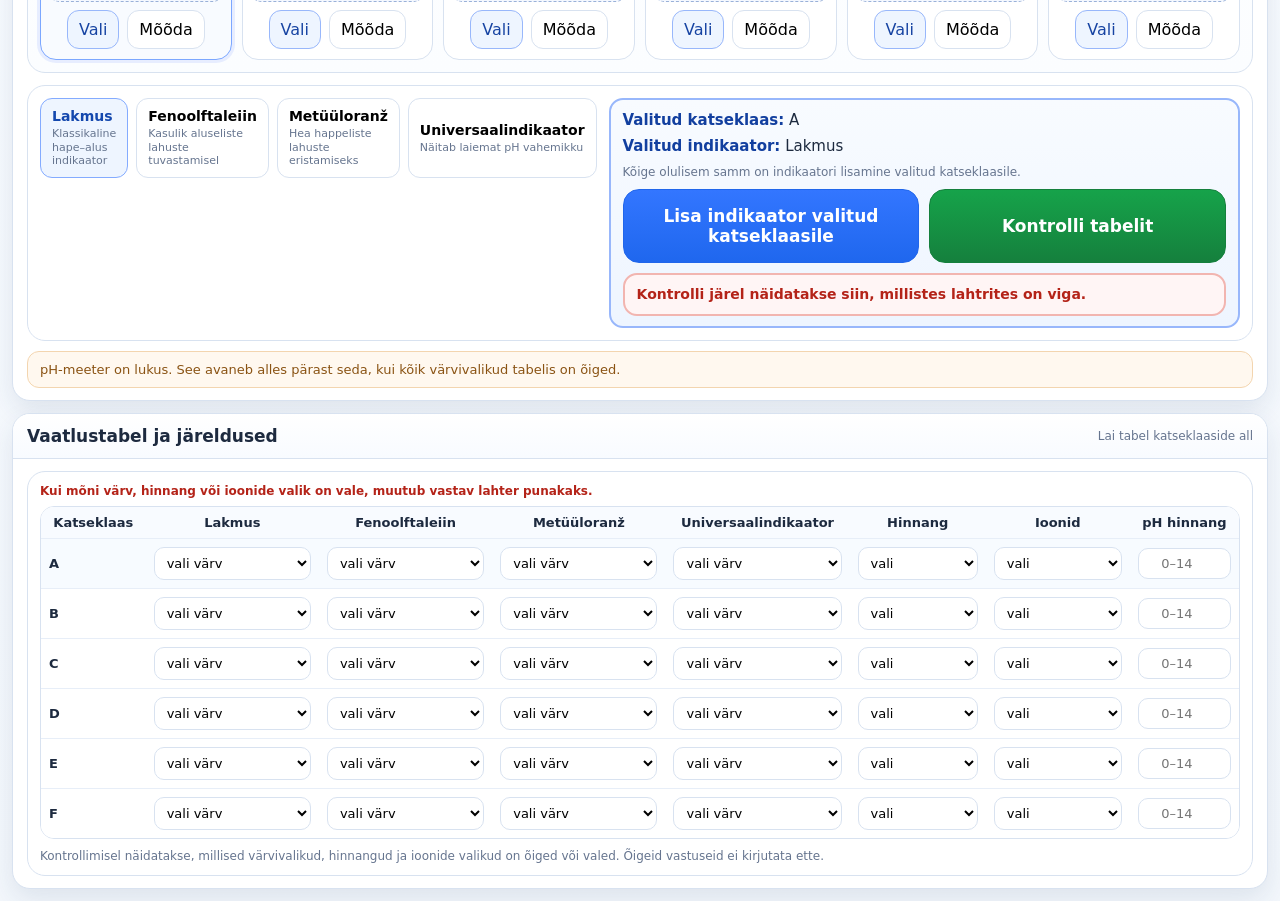
<file: simulations/ph-labor.html>
<!DOCTYPE html>
<html lang="et">
<head>
<meta charset="UTF-8" />
<meta name="viewport" content="width=device-width, initial-scale=1.0" />
<title>pH labor v13 – nupud parandatud</title>
<style>
  :root{
    --bg:#f3f7fc;
    --panel:#ffffff;
    --line:#d8e2f0;
    --text:#1d2a3f;
    --muted:#66758f;
    --accent:#2563eb;
    --good:#0f9d58;
    --bad:#d93025;
    --warn:#b45309;
    --shadow:0 10px 26px rgba(29,56,102,.10);
    --radius:18px;
  }
  *{box-sizing:border-box}
  body{
    margin:0;
    font-family:Inter,system-ui,-apple-system,Segoe UI,Roboto,Arial,sans-serif;
    background:linear-gradient(180deg,#edf4ff 0%, #f8fbff 44%, #f3f7fc 100%);
    color:var(--text);
  }
  .container{max-width:1580px;margin:0 auto;padding:12px}
  .topbar{
    background:linear-gradient(135deg,#fff,#eef5ff 58%, #f7f3ff);
    border:1px solid var(--line);
    border-radius:24px;
    box-shadow:var(--shadow);
    padding:14px 16px;
    display:grid;
    grid-template-columns:1.35fr .85fr;
    gap:14px;
    align-items:start;
  }
  .topbar h1{margin:0 0 6px;font-size:clamp(24px,3vw,34px)}
  .topbar p{margin:0;color:var(--muted);line-height:1.45;font-size:14px}
  .badges{display:flex;gap:8px;flex-wrap:wrap;margin-top:10px}
  .badge{padding:6px 10px;border-radius:999px;border:1px solid var(--line);background:#fff;font-size:12px}
  .summary{display:grid;grid-template-columns:repeat(3,1fr);gap:10px}
  .summary-card{border:1px solid var(--line);background:rgba(255,255,255,.9);border-radius:16px;padding:10px 12px;font-size:13px;line-height:1.4}
  .summary-card b{display:block;margin-bottom:4px}
  .layout{display:grid;grid-template-columns:280px 1fr;gap:14px;margin-top:14px;align-items:start}
  .panel{background:var(--panel);border:1px solid var(--line);border-radius:var(--radius);box-shadow:var(--shadow);overflow:hidden}
  .panel-head{padding:12px 14px;border-bottom:1px solid var(--line);background:linear-gradient(180deg,#fff,#f8fbff);display:flex;justify-content:space-between;align-items:center;gap:10px}
  .panel-head h2,.panel-head h3{margin:0;font-size:17px}
  .panel-body{padding:12px 14px}
  .muted{color:var(--muted)}
  .small{font-size:12px}
  .stack{display:grid;gap:12px}
  .btn-row{display:flex;gap:8px;flex-wrap:wrap}
  button{font:inherit;border:none;cursor:pointer}
  .btn,.mode-btn,.indicator-btn{
    border:1px solid var(--line);background:#fff;border-radius:12px;padding:9px 11px;
    transition:.18s transform,.18s border-color,.18s background;
  }
  .btn:hover,.mode-btn:hover,.indicator-btn:hover{transform:translateY(-1px);border-color:#b4c8ea}
  .btn.primary{background:linear-gradient(180deg,#3376ff,#1f67ee);color:#fff;border-color:#2066eb}
  .btn.secondary{background:#eef5ff;color:#1643a2;border-color:#98b7fb}
  .mode-btn.active,.indicator-btn.active{background:#eef5ff;border-color:#84abff;color:#1448ae}
  .steps{display:grid;gap:8px}
  .step{border:1px solid var(--line);background:#f8fbff;border-radius:14px;padding:10px 11px;font-size:13px;line-height:1.35}
  .step b{display:block;margin-bottom:2px}
  .ribbon-card{border:1px solid var(--line);background:#fbfdff;border-radius:14px;padding:10px}
  .ribbon-title{font-size:13px;font-weight:700;margin-bottom:6px}
  .band{height:15px;border-radius:999px;overflow:hidden;border:1px solid rgba(0,0,0,.08);display:grid}
  .band.cells-3{grid-template-columns:repeat(3,1fr)}
  .band.cells-15{grid-template-columns:repeat(15,1fr)}
  .band span{display:block}
  .labels{display:grid;margin-top:4px;color:var(--muted);font-size:10px}
  .labels.cells-3{grid-template-columns:repeat(3,1fr)}
  .labels.cells-15{grid-template-columns:repeat(15,1fr)}
  .labels div{text-align:center}
  .workspace{display:grid;gap:12px}
  .status-row{display:grid;grid-template-columns:1fr auto;gap:10px;align-items:start}
  .status{min-height:46px;border:1px solid var(--line);background:#f8fbff;border-radius:14px;padding:10px 12px;font-size:13px;color:#36517a;line-height:1.35}
  .tube-section{border:1px solid var(--line);border-radius:18px;padding:12px;background:linear-gradient(180deg,#fff,#fbfdff)}
  .tube-grid{display:grid;grid-template-columns:repeat(6,minmax(120px,1fr));gap:10px}
  .tube-card{border:1px solid var(--line);border-radius:16px;padding:10px 8px;background:#fff;display:grid;gap:8px;justify-items:center;align-content:start}
  .tube-card.active{border-color:#7ca7ff;box-shadow:0 0 0 3px rgba(80,126,255,.12);background:#f8fbff}
  .tube-card.universal-active .strip-wrap{width:72px;height:18px;border-width:2px}
  .tube-card .title{font-weight:800;font-size:15px}
  .tube-card .sub{font-size:11px;color:var(--muted);text-align:center;min-height:28px}
  .tube{width:64px;height:150px;border:4px solid #c7d6ec;border-top-width:8px;border-radius:16px 16px 22px 22px;position:relative;overflow:hidden;background:linear-gradient(180deg, rgba(255,255,255,.96), rgba(247,250,255,.84));box-shadow:inset 0 0 0 3px rgba(255,255,255,.6)}
  .liquid{position:absolute;left:0;right:0;bottom:0;height:68%;background:rgba(255,255,255,.15);transition:.22s background}
  .liquid::after{content:"";position:absolute;top:-8px;left:0;right:0;height:16px;background:rgba(255,255,255,.24);border-radius:50%}
  .strip-wrap{width:58px;height:12px;border-radius:999px;border:1px solid var(--line);overflow:hidden;background:repeating-linear-gradient(45deg,#eef4ff,#eef4ff 6px,#f9fbff 6px,#f9fbff 12px)}
  .strip-fill{width:100%;height:100%;background:transparent}
  .meter{border:1px dashed #9ab1d8;background:#f4f8ff;border-radius:10px;padding:7px 8px;width:100%;text-align:center;font-size:12px;min-height:34px}
  .indicator-bar{border:1px solid var(--line);border-radius:18px;padding:12px;background:#fff;display:grid;grid-template-columns:1fr auto;gap:12px;align-items:start}
  .indicator-group{display:grid;grid-template-columns:repeat(4,1fr);gap:8px}
  .indicator-btn{text-align:left;min-height:64px}
  .indicator-btn .title{font-weight:700;font-size:14px;margin-bottom:3px}
  .indicator-btn .desc{font-size:11px;color:var(--muted);line-height:1.25}
  .selected-box{min-width:250px;border:2px solid #98b7fb;background:linear-gradient(180deg,#f8fbff,#eef5ff);border-radius:14px;padding:10px 12px}
  .selected-box .selected-main{font-size:15px;line-height:1.45}
  .selected-box .selected-main b{color:#123f9f}
  .apply-hero .btn{width:100%;padding:16px 18px;font-size:17px;font-weight:800;border-radius:16px;box-shadow:0 10px 24px rgba(31,103,238,.22)}
  .table-section{border:1px solid var(--line);border-radius:18px;padding:12px;background:#fff}
  .table-wrap{overflow:auto;border:1px solid var(--line);border-radius:14px}
  table{width:100%;min-width:980px;border-collapse:collapse;background:#fff}
  th,td{border-bottom:1px solid #e7eef8;padding:8px 8px;text-align:center;font-size:13px}
  th{background:#f8fbff;position:sticky;top:0;z-index:1}
  tr:last-child td{border-bottom:none}
  tr.active-row td{background:#f7fbff}
  .row-label{font-weight:800;text-align:left;min-width:64px}
  .select,.num-input{width:100%;min-width:94px;padding:7px 8px;border:1px solid var(--line);border-radius:10px;font:inherit;background:#fff}
  .num-input{min-width:74px;text-align:center}
  .select:focus,.num-input:focus{outline:none;border-color:#5e94ff;box-shadow:0 0 0 3px rgba(94,148,255,.16)}
  .ok{background:#f0fbf5 !important;border-color:#7ad3a1 !important}
  .bad{background:#fff4f4 !important;border-color:#f0a1a1 !important}
  .lock-note{margin-top:10px;padding:10px 12px;border-radius:12px;background:#fff8ef;border:1px solid #f3d5af;color:#8a5313;font-size:13px}
  .teacher-list{display:grid;gap:8px}
  .teacher-item{border:1px solid var(--line);border-radius:14px;padding:10px 11px;background:#fbfdff;font-size:12px;line-height:1.35}
  .teacher-item h4{margin:0 0 4px;font-size:14px}
  .hidden-box{display:none}
  .hidden-box.show{display:block}
  .alert-box{flex:1;min-width:280px;border:2px solid #f2b5b0;background:#fff5f5;color:#b42318;border-radius:14px;padding:10px 12px;font-size:14px;font-weight:800;line-height:1.35}
  .alert-box.ok{border-color:#9ad3af;background:#f0fbf5;color:#0f6a3e}
  .password-overlay{position:fixed;inset:0;background:rgba(5,18,45,.56);display:none;align-items:center;justify-content:center;z-index:50;padding:20px}
  .password-overlay.show{display:flex}
  .password-modal{width:min(420px,100%);background:#fff;border:1px solid var(--line);border-radius:24px;box-shadow:0 26px 60px rgba(10,27,68,.30);overflow:hidden}
  .password-head{padding:16px 18px;border-bottom:1px solid var(--line);background:linear-gradient(180deg,#fff,#f6f9ff)}
  .password-head h3{margin:0}
  .password-body{padding:18px;display:grid;gap:12px}
  .password-input{width:100%;padding:12px 13px;border:1px solid var(--line);border-radius:12px;font:inherit;font-size:16px}
  .error{color:var(--bad);font-size:14px;min-height:20px}
  @media (max-width:1450px){.layout{grid-template-columns:1fr}.topbar{grid-template-columns:1fr}}
  @media (max-width:1200px){.tube-grid{grid-template-columns:repeat(3,minmax(120px,1fr))}.indicator-group{grid-template-columns:repeat(2,1fr)}.indicator-bar{grid-template-columns:1fr}}
  @media (max-width:760px){.tube-grid{grid-template-columns:repeat(2,minmax(120px,1fr))}.summary{grid-template-columns:1fr}.status-row{grid-template-columns:1fr}}
</style>

<style id="looduslab-header-style">
  .ll-header {
    width: 100%;
    background: linear-gradient(135deg, #0f766e, #2563eb);
    color: white;
    padding: 14px 20px;
    box-sizing: border-box;
    font-family: Arial, Helvetica, sans-serif;
    position: sticky;
    top: 0;
    z-index: 9999;
    box-shadow: 0 6px 18px rgba(0,0,0,0.16);
  }

  .ll-header-inner {
    max-width: 1180px;
    margin: 0 auto;
    display: flex;
    align-items: center;
    justify-content: space-between;
    gap: 16px;
  }

  .ll-brand,
  .ll-back {
    color: white;
    text-decoration: none;
    font-weight: 800;
  }

  .ll-brand {
    font-size: 1.15rem;
  }

  .ll-back {
    font-size: 0.95rem;
    opacity: 0.95;
  }

  .ll-back:hover {
    text-decoration: underline;
  }

  @media (max-width: 600px) {
    .ll-header-inner {
      flex-direction: column;
      align-items: flex-start;
    }
  }
</style>

</head>
<body>

<!-- LoodusLab AI ühine päis -->
<header class="ll-header">
  <div class="ll-header-inner">
    <a href="../index.html" class="ll-brand">LoodusLab AI</a>
    <a href="../index.html#simulatsioonid" class="ll-back">← Tagasi simulatsioonide juurde</a>
  </div>
</header>

<div class="container">
  <section class="topbar">
    <div>
      <h1>pH labor</h1>
      <p>Juhend: Vali katseklaas, lisa indikaator, täida tabel ja vajuta Kontrolli tabelit. Kui kõik vastused on õiged, saad pH mõõta. </p>
      <div class="badges">
        <div class="badge">6 katseklaasi kõrvuti</div>
        <div class="badge">indikaatorid ühes reas</div>
        <div class="badge">lai tabel all</div>
        <div class="badge">õpetajarežiim salasõnaga</div>
      </div>
    </div>
    <div class="summary">
      <div class="summary-card"><b>Tööloogika</b>Vaatlus → värvivalik → happe/aluse määramine → ioonide võrdlus → kontroll → pH mõõtmine.</div>
      <div class="summary-card"><b>Õpilase roll</b>Tabel ei täitu automaatselt. Värvid ja ioonide suhe tuleb valida ise.</div>
      <div class="summary-card"><b>Peamine mõte</b>Happelises lahuses on H<sup>+</sup> ioone rohkem, aluselises OH<sup>−</sup> ioone rohkem.</div>
    </div>
  </section>

  <section class="layout">
    <aside class="panel">
      <div class="panel-head">
        <h2>Juhis</h2>
        <div class="btn-row">
          <button class="mode-btn active" id="studentModeBtn" type="button">Õpilasrežiim</button>
          <button class="mode-btn" id="teacherModeBtn" type="button">Õpetajarežiim</button>
        </div>
      </div>
      <div class="panel-body stack">
        <div class="steps">
          <div class="step"><b>1. Vali katseklaas</b>Klõpsa A–F.</div>
          <div class="step"><b>2. Vali indikaator</b>Indikaatorid on kõik koos katseklaaside all.</div>
          <div class="step"><b>3. Lisa indikaator</b>Kasuta suurt sinist nuppu.</div>
          <div class="step"><b>4. Täida tabel</b>Vali värv rippmenüüst ise.</div>
          <div class="step"><b>5. Märgi ioonid</b>Vali, kas H+ rohkem, OH- rohkem või võrdselt.</div>
          <div class="step"><b>6. Kontrolli ja ava pH-meeter</b>Valed tuleb parandada enne mõõtmist.</div>
        </div>

        <div class="ribbon-card">
          <div class="ribbon-title">Lakmus</div>
          <div class="band cells-3"><span style="background:#d32f2f"></span><span style="background:#7b1fa2"></span><span style="background:#1565c0"></span></div>
          <div class="labels cells-3"><div>hape</div><div>neutraalne</div><div>alus</div></div>
        </div>
        <div class="ribbon-card">
          <div class="ribbon-title">Fenoolftaleiin</div>
          <div class="band cells-3"><span style="background:#ffffff"></span><span style="background:#ffffff"></span><span style="background:#ec4899"></span></div>
          <div class="labels cells-3"><div>hape</div><div>neutraalne</div><div>alus</div></div>
        </div>
        <div class="ribbon-card">
          <div class="ribbon-title">Metüüloranž</div>
          <div class="band cells-3"><span style="background:#d32f2f"></span><span style="background:#fb8c00"></span><span style="background:#f6c945"></span></div>
          <div class="labels cells-3"><div>hape</div><div>neutraalne</div><div>alus</div></div>
        </div>
        <div class="ribbon-card">
          <div class="ribbon-title">Universaalindikaator</div>
          <div class="band cells-15">
            <span style="background:#8b0000"></span><span style="background:#c1121f"></span><span style="background:#e53935"></span><span style="background:#f57c00"></span><span style="background:#ff9800"></span><span style="background:#ffd54f"></span><span style="background:#cddc39"></span><span style="background:#43a047"></span><span style="background:#1abc9c"></span><span style="background:#00acc1"></span><span style="background:#1e88e5"></span><span style="background:#1565c0"></span><span style="background:#3949ab"></span><span style="background:#7b1fa2"></span><span style="background:#6a1b9a"></span>
          </div>
          <div class="labels cells-15"><div>0</div><div>1</div><div>2</div><div>3</div><div>4</div><div>5</div><div>6</div><div>7</div><div>8</div><div>9</div><div>10</div><div>11</div><div>12</div><div>13</div><div>14</div></div>
        </div>

        <div id="teacherPanel" class="hidden-box">
          <div class="panel-head" style="margin:-12px -14px 10px -14px;border-radius:0;border-left:none;border-right:none">
            <h3>Õpetajainfo</h3>
          </div>
          <div id="teacherList" class="teacher-list"></div>
        </div>
      </div>
    </aside>

    <main class="workspace">
      <section class="panel">
        <div class="panel-head">
          <h2>Virtuaalne labor</h2>
          <div class="btn-row">
            <button class="btn" id="newSetBtn" type="button">Uus juhuslik komplekt</button>
            <button class="btn secondary" id="resetObservationsBtn" type="button">Tühjenda vaatlused</button>
          </div>
        </div>
        <div class="panel-body">
          <div class="status-row">
            <div class="status" id="statusBox">Vali katseklaas, siis indikaator. Tabeli vastused tuleb valida ise.</div>
            <div class="btn-row">
              <button class="btn primary" id="unlockMeterBtn" type="button">Ava pH-meeter</button>
            </div>
          </div>

          <div class="tube-section" style="margin-top:12px">
            <div class="tube-grid" id="tubeGrid"></div>
          </div>

          <div class="indicator-bar" style="margin-top:12px">
            <div class="indicator-group">
              <button class="indicator-btn active" data-indicator="lakmus" type="button"><div class="title">Lakmus</div><div class="desc">Klassikaline hape–alus indikaator</div></button>
              <button class="indicator-btn" data-indicator="fenoolftaleiin" type="button"><div class="title">Fenoolftaleiin</div><div class="desc">Kasulik aluseliste lahuste tuvastamisel</div></button>
              <button class="indicator-btn" data-indicator="metüüloraanž" type="button"><div class="title">Metüüloranž</div><div class="desc">Hea happeliste lahuste eristamiseks</div></button>
              <button class="indicator-btn" data-indicator="universaal" type="button"><div class="title">Universaalindikaator</div><div class="desc">Näitab laiemat pH vahemikku</div></button>
            </div>
            <div class="selected-box">
              <div class="selected-main"><b>Valitud katseklaas:</b> <span id="selectedTubeLabel">A</span></div>
              <div class="selected-main" style="margin-top:4px"><b>Valitud indikaator:</b> <span id="selectedIndicatorLabel">Lakmus</span></div>
              <div class="small muted" style="margin-top:8px">Kõige olulisem samm on indikaatori lisamine valitud katseklaasile.</div>
              <div class="btn-row" style="margin-top:10px;display:grid;grid-template-columns:1fr 1fr;gap:10px;width:100%">
                <button class="btn primary" style="padding:16px 18px;font-size:17px;font-weight:800;border-radius:16px;" id="applySelectedBtn" type="button">Lisa indikaator valitud katseklaasile</button>
                <button class="btn primary" style="padding:16px 18px;font-size:17px;font-weight:800;border-radius:16px;background:linear-gradient(180deg,#16a34a,#15803d);border-color:#15803d;" id="checkColorsBtn" type="button">Kontrolli tabelit</button>
              </div>
              <div id="tableAlertBox" class="alert-box" style="margin-top:10px">Kontrolli järel näidatakse siin, millistes lahtrites on viga.</div>
            </div>
          </div>

          <div class="lock-note" id="meterLockNote">pH-meeter on lukus. See avaneb alles pärast seda, kui kõik värvivalikud tabelis on õiged.</div>
        </div>
      </section>

      <section class="panel">
        <div class="panel-head">
          <h2>Vaatlustabel ja järeldused</h2>
          <div class="small muted">Lai tabel katseklaaside all</div>
        </div>
        <div class="panel-body">
          <div class="table-section">
            <div class="small muted" style="margin-bottom:8px;font-weight:700;color:#b42318">Kui mõni värv, hinnang või ioonide valik on vale, muutub vastav lahter punakaks.</div>
            <div class="table-wrap">
              <table>
                <thead>
                  <tr>
                    <th>Katseklaas</th>
                    <th>Lakmus</th>
                    <th>Fenoolftaleiin</th>
                    <th>Metüüloranž</th>
                    <th>Universaalindikaator</th>
                    <th>Hinnang</th>
                    <th>Ioonid</th>
                    <th>pH hinnang</th>
                  </tr>
                </thead>
                <tbody id="resultsBody"></tbody>
              </table>
            </div>
            <div class="small muted" style="margin-top:10px">Kontrollimisel näidatakse, millised värvivalikud, hinnangud ja ioonide valikud on õiged või valed. Õigeid vastuseid ei kirjutata ette.</div>
          </div>
        </div>
      </section>
    </main>
  </section>
</div>

<div class="password-overlay" id="passwordOverlay" aria-hidden="true">
  <div class="password-modal">
    <div class="password-head"><h3>Õpetajarežiim</h3></div>
    <div class="password-body">
      <div class="muted">Sisesta salasõna õpetajarežiimi avamiseks.</div>
      <input type="password" id="teacherPasswordInput" class="password-input" placeholder="Salasõna" />
      <div class="error" id="passwordError"></div>
      <div class="btn-row" style="justify-content:flex-end">
        <button class="btn" id="cancelPasswordBtn" type="button">Loobu</button>
        <button class="btn primary" id="confirmPasswordBtn" type="button">Ava õpetajarežiim</button>
      </div>
    </div>
  </div>
</div>

<script>
(() => {
  const TEACHER_PASSWORD = '12345678';
  const masterSolutions = [
    {name:'sidrunimahl', ph:2},{name:'äädikas', ph:3},{name:'õunamahl', ph:4},
    {name:'piim', ph:6},{name:'puhas vesi', ph:7},{name:'söögisooda lahus', ph:8},
    {name:'seebilahus', ph:10},{name:'ammoniaagilahus', ph:11},{name:'torupuhasti lahus', ph:13},
    {name:'gaseeritud joogivesi', ph:5},{name:'mahlajook', ph:4},{name:'hambapasta lahus', ph:9}
  ];
  const colorOptions = ['', 'värvitu', 'heleroosa', 'roosa', 'tumeroosa', 'tumepunane', 'punane', 'oranž', 'kollane', 'kollakasroheline', 'roheline', 'sinakasroheline', 'sinine', 'tumesinine', 'violetne', 'lilla'];

  const tubeGrid = document.getElementById('tubeGrid');
  const resultsBody = document.getElementById('resultsBody');
  const teacherList = document.getElementById('teacherList');
  const teacherPanel = document.getElementById('teacherPanel');
  const statusBox = document.getElementById('statusBox');
  const meterLockNote = document.getElementById('meterLockNote');
  const selectedTubeLabel = document.getElementById('selectedTubeLabel');
  const selectedIndicatorLabel = document.getElementById('selectedIndicatorLabel');
  const passwordOverlay = document.getElementById('passwordOverlay');
  const teacherPasswordInput = document.getElementById('teacherPasswordInput');
  const passwordError = document.getElementById('passwordError');

  let mode = 'student';
  let teacherUnlocked = false;
  let selectedIndicator = 'lakmus';
  let selectedTubeId = 'A';
  let meterUnlocked = false;
  let currentSet = [];

  function shuffle(arr){
    const a = [...arr];
    for(let i=a.length-1;i>0;i--){
      const j = Math.floor(Math.random()*(i+1));
      [a[i],a[j]] = [a[j],a[i]];
    }
    return a;
  }

  function universalColor(ph){
    const map = {0:'#8b0000',1:'#c1121f',2:'#e53935',3:'#f57c00',4:'#ff9800',5:'#ffd54f',6:'#cddc39',7:'#43a047',8:'#1abc9c',9:'#00acc1',10:'#1e88e5',11:'#1565c0',12:'#3949ab',13:'#7b1fa2',14:'#6a1b9a'};
    return map[Math.round(ph)] || '#43a047';
  }

  function observedColor(indicator, ph){
    if(indicator === 'lakmus'){
      if(ph < 7) return {name:'punane', visual:'#d32f2f', hex:'#d32f2f'};
      if(ph === 7) return {name:'lilla', visual:'#7b1fa2', hex:'#7b1fa2'};
      return {name:'sinine', visual:'#1565c0', hex:'#1565c0'};
    }
    if(indicator === 'fenoolftaleiin'){
      if(ph > 7) return {name:'roosa', visual:'rgba(236,72,153,.72)', hex:'#ec4899'};
      return {name:'värvitu', visual:'rgba(255,255,255,.15)', hex:'#ffffff'};
    }
    if(indicator === 'metüüloraanž'){
      if(ph < 7) return {name:'punane', visual:'#d32f2f', hex:'#d32f2f'};
      if(ph === 7) return {name:'oranž', visual:'#fb8c00', hex:'#fb8c00'};
      return {name:'kollane', visual:'#f6c945', hex:'#f6c945'};
    }
    if(indicator === 'universaal'){
      const p = Math.round(ph);
      const names = {0:'tumepunane',1:'punane',2:'punane',3:'oranž',4:'oranž',5:'kollane',6:'kollakasroheline',7:'roheline',8:'sinakasroheline',9:'sinakasroheline',10:'sinine',11:'tumesinine',12:'violetne',13:'lilla',14:'lilla'};
      return {name:names[p], visual:universalColor(ph), hex:universalColor(ph)};
    }
    return {name:'', visual:'rgba(255,255,255,.15)', hex:'#ffffff'};
  }

  function selectedIndicatorName(key){
    return {lakmus:'Lakmus', fenoolftaleiin:'Fenoolftaleiin', metüüloraanž:'Metüüloranž', universaal:'Universaalindikaator'}[key] || key;
  }

  function getTube(id){ return currentSet.find(t => t.id === id); }
  function normalize(v){ return (v || '').toLowerCase().trim(); }

  function updateStatus(text){ statusBox.textContent = text; }

  function updateAlertBox(message, isOk=false){
    const box = document.getElementById('tableAlertBox');
    if(!box) return;
    box.textContent = message;
    box.classList.toggle('ok', !!isOk);
  }

  function createSet(){
    const letters = ['A','B','C','D','E','F'];
    currentSet = shuffle(masterSolutions).slice(0, 6).map((item, idx) => ({
      id: letters[idx],
      name: item.name,
      ph: item.ph,
      added:{lakmus:false, fenoolftaleiin:false, metüüloraanž:false, universaal:false},
      student:{lakmus:'', fenoolftaleiin:'', metüüloraanž:'', universaal:'', nature:'', ions:'', phGuess:''},
      meterMeasured:false
    }));
    selectedTubeId = currentSet[0].id;
    meterUnlocked = false;
    renderAll();
    updateStatus('Uus komplekt loodud. Vali katseklaas ja lisa indikaator.');
    updateAlertBox('Kontrolli järel näidatakse siin, millistes lahtrites on viga.');
  }

  function colorSelectHtml(value, indicator, tubeId){
    const opts = colorOptions.map(opt => `<option value="${opt}" ${value===opt?'selected':''}>${opt || 'vali värv'}</option>`).join('');
    return `<select class="select color-select" data-tube="${tubeId}" data-indicator="${indicator}">${opts}</select>`;
  }

  function natureSelectHtml(value, tubeId){
    const opts = [['','vali'],['hape','hape'],['neutraalne','neutraalne'],['alus','alus']].map(([v,l]) => `<option value="${v}" ${value===v?'selected':''}>${l}</option>`).join('');
    return `<select class="select nature-select" data-tube="${tubeId}">${opts}</select>`;
  }

  function ionSelectHtml(value, tubeId){
    const opts = [['','vali'],['H+ rohkem','H+ rohkem'],['OH- rohkem','OH- rohkem'],['võrdselt','võrdselt']].map(([v,l]) => `<option value="${v}" ${value===v?'selected':''}>${l}</option>`).join('');
    return `<select class="select ion-select" data-tube="${tubeId}">${opts}</select>`;
  }

  function renderTable(){
    resultsBody.innerHTML = currentSet.map(row => `
      <tr class="${row.id===selectedTubeId?'active-row':''}">
        <td class="row-label">${row.id}</td>
        <td>${colorSelectHtml(row.student.lakmus,'lakmus',row.id)}</td>
        <td>${colorSelectHtml(row.student.fenoolftaleiin,'fenoolftaleiin',row.id)}</td>
        <td>${colorSelectHtml(row.student.metüüloraanž,'metüüloraanž',row.id)}</td>
        <td>${colorSelectHtml(row.student.universaal,'universaal',row.id)}</td>
        <td>${natureSelectHtml(row.student.nature,row.id)}</td>
        <td>${ionSelectHtml(row.student.ions,row.id)}</td>
        <td><input class="num-input ph-guess" type="number" min="0" max="14" step="1" data-tube="${row.id}" value="${row.student.phGuess}" placeholder="0–14"></td>
      </tr>
    `).join('');
  }

  function renderTubes(){
    tubeGrid.innerHTML = currentSet.map(tube => {
      let liquidBg = 'rgba(255,255,255,.15)';
      let viewText = 'läbipaistev';
      if(tube.added.lakmus){ liquidBg = observedColor('lakmus', tube.ph).visual; viewText = observedColor('lakmus', tube.ph).name; }
      if(tube.added.fenoolftaleiin){ liquidBg = observedColor('fenoolftaleiin', tube.ph).visual; viewText = observedColor('fenoolftaleiin', tube.ph).name; }
      if(tube.added.metüüloraanž){ liquidBg = observedColor('metüüloraanž', tube.ph).visual; viewText = observedColor('metüüloraanž', tube.ph).name; }
      const stripColor = tube.added.universaal ? observedColor('universaal', tube.ph).hex : 'transparent';
      const meterText = tube.meterMeasured ? `pH ${tube.ph}` : (tube.added.universaal ? 'universaalriba aktiivne' : 'pH-mõõtmata');
      const sub = mode === 'teacher' ? `${tube.name}, pH ${tube.ph}` : `vaade: ${viewText}`;
      return `
        <div class="tube-card ${tube.id===selectedTubeId?'active':''} ${tube.added.universaal?'universal-active':''}" data-tube-card="${tube.id}">
          <div class="title">${tube.id}</div>
          <div class="sub">${sub}</div>
          <div class="tube"><div class="liquid" style="background:${liquidBg}"></div></div>
          <div class="strip-wrap" title="Universaalindikaatori testiriba"><div class="strip-fill" style="background:${stripColor}"></div></div>
          <div class="small muted">${tube.added.universaal ? 'Universaalindikaatori tulemus on ribal.' : 'Ribal tulemust veel ei ole.'}</div>
          <div class="meter">${meterText}</div>
          <div class="btn-row" style="justify-content:center">
            <button class="btn secondary choose-tube-btn" data-tube="${tube.id}" type="button">Vali</button>
            <button class="btn measure-btn" data-tube="${tube.id}" type="button">Mõõda</button>
          </div>
        </div>
      `;
    }).join('');
  }

  function renderTeacherList(){
    teacherList.innerHTML = currentSet.map(t => `
      <div class="teacher-item">
        <h4>${t.id} – ${t.name}</h4>
        <div><b>Tegelik pH:</b> ${t.ph}</div>
        <div><b>Lakmus:</b> ${observedColor('lakmus', t.ph).name}</div>
        <div><b>Fenoolftaleiin:</b> ${observedColor('fenoolftaleiin', t.ph).name}</div>
        <div><b>Metüüloranž:</b> ${observedColor('metüüloraanž', t.ph).name}</div>
        <div><b>Universaalindikaator:</b> ${observedColor('universaal', t.ph).name}</div>
        <div><b>Hinnang:</b> ${t.ph < 7 ? 'hape' : t.ph === 7 ? 'neutraalne' : 'alus'}</div>
        <div><b>Ioonid:</b> ${t.ph < 7 ? 'H+ rohkem' : t.ph === 7 ? 'võrdselt' : 'OH- rohkem'}</div>
      </div>
    `).join('');
  }

  function renderAll(){
    renderTable();
    renderTubes();
    renderTeacherList();
    teacherPanel.classList.toggle('show', mode==='teacher');
    document.getElementById('studentModeBtn').classList.toggle('active', mode==='student');
    document.getElementById('teacherModeBtn').classList.toggle('active', mode==='teacher');
    document.querySelectorAll('.indicator-btn').forEach(btn => btn.classList.toggle('active', btn.dataset.indicator===selectedIndicator));
    selectedTubeLabel.textContent = selectedTubeId;
    selectedIndicatorLabel.textContent = selectedIndicatorName(selectedIndicator);
    meterLockNote.style.display = meterUnlocked ? 'none' : 'block';
  }

  function validateColors(){
    let allOk = true, missing = 0, wrong = 0;
    document.querySelectorAll('.color-select').forEach(sel => {
      sel.classList.remove('ok','bad');
      const tube = getTube(sel.dataset.tube);
      const expected = normalize(observedColor(sel.dataset.indicator, tube.ph).name);
      const actual = normalize(sel.value);
      if(!actual){ missing++; sel.classList.add('bad'); allOk = false; return; }
      if(actual === expected){ sel.classList.add('ok'); }
      else { sel.classList.add('bad'); wrong++; allOk = false; }
    });
    if(allOk){
      updateStatus('Värvivalikud on korras. Kontrolli ka hinnangut ja ioonide suhet.');
      updateAlertBox('Värvivalikud on korras. Kontrolli nüüd hinnangut ja ioonide suhet.', true);
    } else {
      updateStatus(`Paranda värvivalikuid. Puudu: ${missing}. Valed: ${wrong}.`);
      updateAlertBox(`Värvivalikutes on vigu. Puudu: ${missing}. Valed: ${wrong}. Punased lahtrid tuleb parandada.`);
    }
    return allOk;
  }

  function validateConcepts(){
    let allOk = true, missing = 0, wrong = 0;
    document.querySelectorAll('.nature-select').forEach(sel => {
      sel.classList.remove('ok','bad');
      const tube = getTube(sel.dataset.tube);
      const expected = tube.ph < 7 ? 'hape' : tube.ph === 7 ? 'neutraalne' : 'alus';
      const actual = (sel.value || '').trim();
      if(!actual){ missing++; sel.classList.add('bad'); allOk = false; }
      else if(actual === expected){ sel.classList.add('ok'); }
      else { sel.classList.add('bad'); wrong++; allOk = false; }
    });
    document.querySelectorAll('.ion-select').forEach(sel => {
      sel.classList.remove('ok','bad');
      const tube = getTube(sel.dataset.tube);
      const expected = tube.ph < 7 ? 'H+ rohkem' : tube.ph === 7 ? 'võrdselt' : 'OH- rohkem';
      const actual = (sel.value || '').trim();
      if(!actual){ missing++; sel.classList.add('bad'); allOk = false; }
      else if(actual === expected){ sel.classList.add('ok'); }
      else { sel.classList.add('bad'); wrong++; allOk = false; }
    });
    return {allOk, missing, wrong};
  }

  function unlockMeter(){
    const colorsOk = validateColors();
    const conceptResult = validateConcepts();
    const ok = colorsOk && conceptResult.allOk;
    meterUnlocked = ok;
    renderAll();
    if(ok){
      updateStatus('Värvivalikud, hinnangud ja ioonid on õiged. pH-meeter on avatud.');
      updateAlertBox('Kõik kontrollitavad väljad on õiged. Võid pH-d mõõta.', true);
    } else {
      const totalIssues = conceptResult.missing + conceptResult.wrong;
      updateStatus(`Paranda tabelit. Puudu või valesid hinnanguid/ioone: ${totalIssues}. pH-meeter ei avane veel.`);
      updateAlertBox(`Tabelis on veel vigu. Punased lahtrid näitavad, mida peab parandama. Hinnangute ja ioonide vead: ${totalIssues}.`);
    }
  }

  function applyIndicatorToSelected(){
    const tube = getTube(selectedTubeId);
    if(!tube) return;
    if(selectedIndicator === 'universaal'){
      tube.added.universaal = true;
      updateStatus(`Universaalindikaator lisatud katseklaasile ${tube.id}. Vaata riba värvi ja vali värvus tabelis ise.`);
    } else {
      tube.added.lakmus = false;
      tube.added.fenoolftaleiin = false;
      tube.added.metüüloraanž = false;
      tube.added[selectedIndicator] = true;
      updateStatus(`${selectedIndicatorName(selectedIndicator)} lisatud katseklaasile ${tube.id}. Eelmine toruvärv asendati uue indikaatori värviga.`);
    }
    renderTubes();
  }

  function measureTube(tubeId){
    if(!meterUnlocked){
      updateStatus('pH-meeter on veel lukus. Kõigepealt peavad värvid, hinnangud ja ioonid õiged olema.');
      return;
    }
    const tube = getTube(tubeId);
    tube.meterMeasured = true;
    renderTubes();
    updateStatus(`Katseklaasi ${tube.id} pH mõõdetud.`);
  }

  function clearObservations(){
    currentSet.forEach(t => {
      t.added = {lakmus:false, fenoolftaleiin:false, metüüloraanž:false, universaal:false};
      t.student = {lakmus:'', fenoolftaleiin:'', metüüloraanž:'', universaal:'', nature:'', ions:'', phGuess:''};
      t.meterMeasured = false;
    });
    meterUnlocked = false;
    renderAll();
    updateStatus('Kõik vaatlused ja tabeli valikud on tühjendatud.');
    updateAlertBox('Tabel on tühjendatud. Lisa indikaatorid ja täida tabel uuesti.');
  }

  function setMode(newMode){
    mode = newMode;
    renderAll();
  }

  function openPasswordModal(){
    passwordOverlay.classList.add('show');
    passwordError.textContent = '';
    teacherPasswordInput.value = '';
    setTimeout(() => teacherPasswordInput.focus(), 40);
  }

  function closePasswordModal(){
    passwordOverlay.classList.remove('show');
    passwordError.textContent = '';
    teacherPasswordInput.value = '';
  }

  function tryTeacherMode(){
    if(teacherUnlocked){ setMode('teacher'); updateStatus('Õpetajarežiim avatud.'); }
    else openPasswordModal();
  }

  function bindEvents(){
    document.getElementById('newSetBtn').addEventListener('click', createSet);
    document.getElementById('resetObservationsBtn').addEventListener('click', clearObservations);
    document.getElementById('unlockMeterBtn').addEventListener('click', unlockMeter);
    document.getElementById('applySelectedBtn').addEventListener('click', applyIndicatorToSelected);
    document.getElementById('checkColorsBtn').addEventListener('click', () => { validateColors(); validateConcepts(); });

    document.getElementById('studentModeBtn').addEventListener('click', () => { setMode('student'); updateStatus('Õpilasrežiim aktiivne.'); });
    document.getElementById('teacherModeBtn').addEventListener('click', tryTeacherMode);

    document.querySelectorAll('.indicator-btn').forEach(btn => {
      btn.addEventListener('click', () => {
        selectedIndicator = btn.dataset.indicator;
        renderAll();
        updateStatus(`Valitud indikaator: ${selectedIndicatorName(selectedIndicator)}.`);
      });
    });

    document.getElementById('confirmPasswordBtn').addEventListener('click', () => {
      if(teacherPasswordInput.value === TEACHER_PASSWORD){
        teacherUnlocked = true;
        closePasswordModal();
        setMode('teacher');
        updateStatus('Õpetajarežiim avatud.');
      } else passwordError.textContent = 'Vale salasõna.';
    });
    document.getElementById('cancelPasswordBtn').addEventListener('click', () => { closePasswordModal(); setMode('student'); });
    passwordOverlay.addEventListener('click', (e) => { if(e.target === passwordOverlay){ closePasswordModal(); setMode('student'); } });
    teacherPasswordInput.addEventListener('keydown', (e) => {
      if(e.key === 'Enter') document.getElementById('confirmPasswordBtn').click();
      if(e.key === 'Escape') closePasswordModal();
    });

    document.addEventListener('click', (e) => {
      const chooseBtn = e.target.closest('.choose-tube-btn');
      if(chooseBtn){
        selectedTubeId = chooseBtn.dataset.tube;
        renderAll();
        updateStatus(`Valitud katseklaas ${selectedTubeId}.`);
      }
      const tubeCard = e.target.closest('[data-tube-card]');
      if(tubeCard && !e.target.closest('button')){
        selectedTubeId = tubeCard.dataset.tubeCard;
        renderAll();
      }
      const measureBtn = e.target.closest('.measure-btn');
      if(measureBtn) measureTube(measureBtn.dataset.tube);
    });

    document.addEventListener('change', (e) => {
      if(e.target.classList.contains('color-select')){
        const tube = getTube(e.target.dataset.tube);
        tube.student[e.target.dataset.indicator] = e.target.value;
        e.target.classList.remove('ok','bad');
        updateAlertBox('Muutsid tabelit. Vajadusel kontrolli uuesti.');
      }
      if(e.target.classList.contains('nature-select')){
        const tube = getTube(e.target.dataset.tube);
        tube.student.nature = e.target.value;
        e.target.classList.remove('ok','bad');
        updateAlertBox('Muutsid tabelit. Vajadusel kontrolli uuesti.');
      }
      if(e.target.classList.contains('ion-select')){
        const tube = getTube(e.target.dataset.tube);
        tube.student.ions = e.target.value;
        e.target.classList.remove('ok','bad');
        updateAlertBox('Muutsid tabelit. Vajadusel kontrolli uuesti.');
      }
    });

    document.addEventListener('input', (e) => {
      if(e.target.classList.contains('ph-guess')){
        const tube = getTube(e.target.dataset.tube);
        tube.student.phGuess = e.target.value;
      }
    });
  }

  bindEvents();
  createSet();
})();
</script>
</body>
</html>
</file>
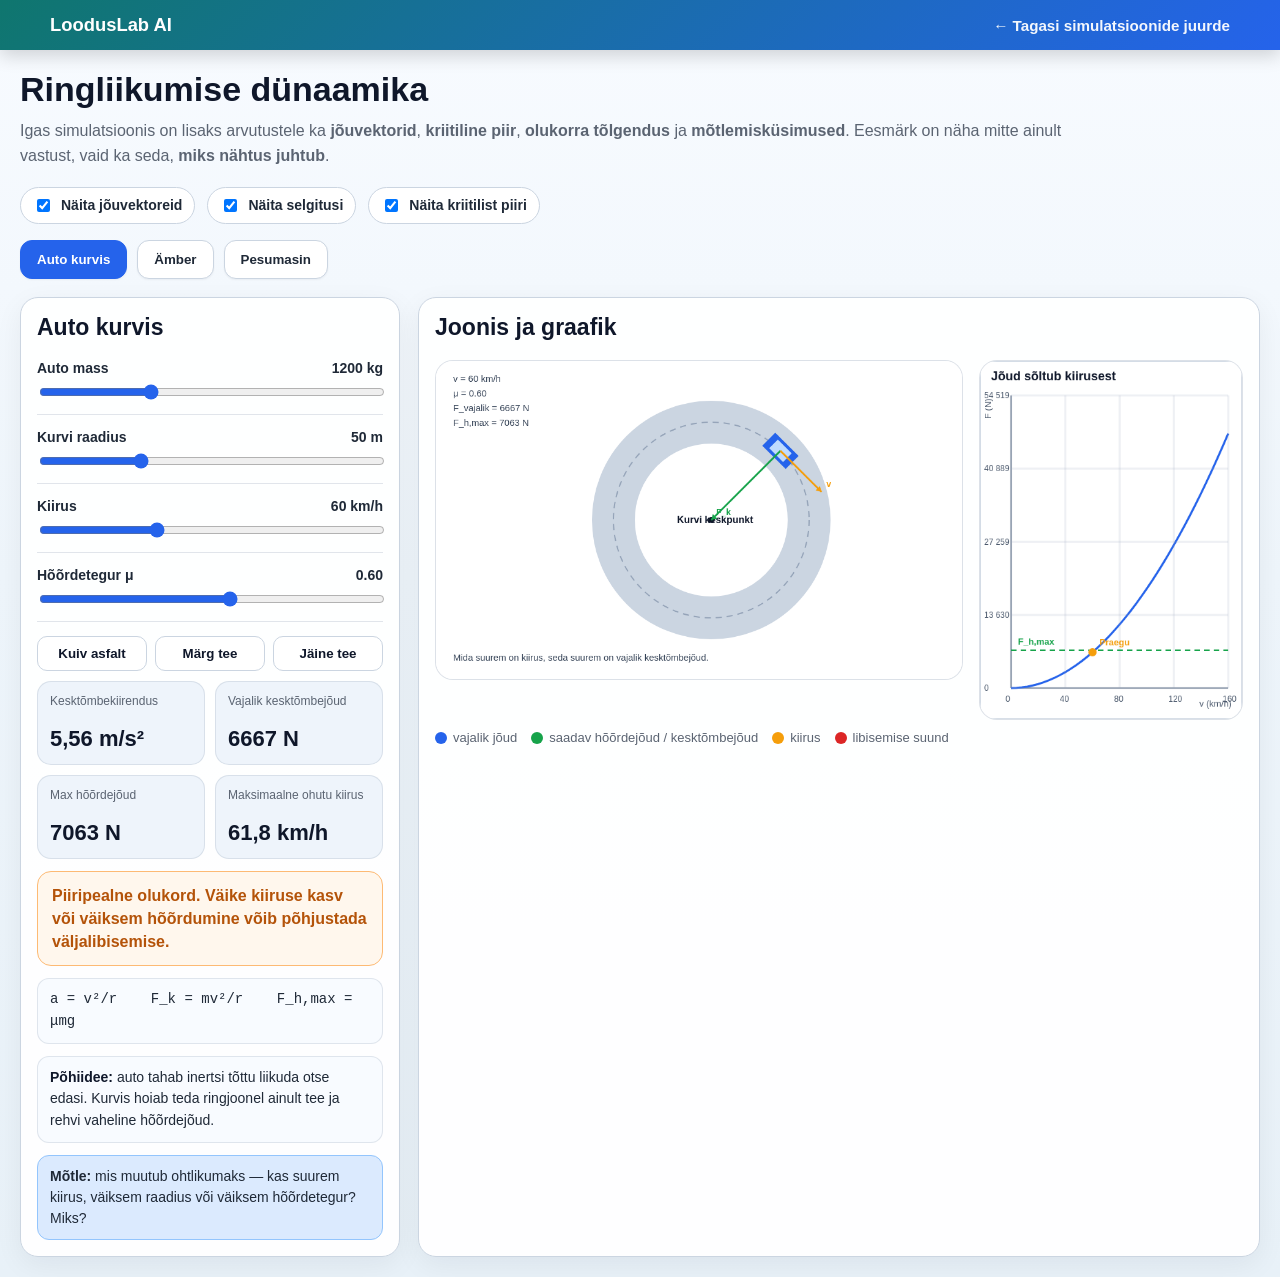
<file: simulations/ringliikumisedunaamika.html>
<!DOCTYPE html>
<html lang="et">
<head>
  <meta charset="UTF-8" />
  <meta name="viewport" content="width=device-width, initial-scale=1.0" />
  <title>Ringliikumise dünaamika</title>
  <style>
    :root {
      --bg: #f3f7fb;
      --panel: #ffffff;
      --panel-2: #eef4fb;
      --text: #1f2937;
      --muted: #5b6472;
      --accent: #2563eb;
      --accent-soft: #dbeafe;
      --ok: #15803d;
      --warn: #b45309;
      --bad: #b91c1c;
      --line: #cbd5e1;
      --graph: #0f172a;
    }
    * { box-sizing: border-box; }
    body {
      margin: 0;
      font-family: Arial, Helvetica, sans-serif;
      background: linear-gradient(180deg, #f8fbff, #eef5fb 45%, #e8f1f8);
      color: var(--text);
    }
    .wrap {
      max-width: 1480px;
      margin: 0 auto;
      padding: 20px;
    }
    h1 {
      margin: 0 0 10px;
      font-size: 34px;
      color: #0f172a;
    }
    .lead {
      color: var(--muted);
      line-height: 1.55;
      margin: 0 0 18px;
      max-width: 1100px;
    }
    .top-tools {
      display: flex;
      flex-wrap: wrap;
      gap: 12px;
      align-items: center;
      margin-bottom: 16px;
    }
    .top-tools label {
      display: inline-flex;
      align-items: center;
      gap: 8px;
      background: var(--panel);
      border: 1px solid var(--line);
      border-radius: 999px;
      padding: 8px 12px;
      font-size: 14px;
      font-weight: 700;
    }
    .tabs {
      display: flex;
      gap: 10px;
      flex-wrap: wrap;
      margin-bottom: 18px;
    }
    .tab-btn {
      border: 1px solid var(--line);
      background: var(--panel);
      color: var(--text);
      padding: 11px 16px;
      border-radius: 12px;
      cursor: pointer;
      font-weight: 700;
      box-shadow: 0 1px 2px rgba(15,23,42,0.05);
    }
    .tab-btn.active {
      background: var(--accent);
      color: white;
      border-color: var(--accent);
    }
    .grid {
      display: grid;
      grid-template-columns: 380px 1fr;
      gap: 18px;
    }
    .card {
      background: rgba(255,255,255,0.96);
      border: 1px solid var(--line);
      border-radius: 18px;
      padding: 16px;
      box-shadow: 0 8px 28px rgba(15,23,42,0.06);
    }
    .controls h2, .view h2 {
      margin-top: 0;
      font-size: 23px;
      color: #0f172a;
    }
    .control-group {
      margin-bottom: 14px;
      padding-bottom: 10px;
      border-bottom: 1px solid rgba(148,163,184,0.28);
    }
    .control-group:last-child { border-bottom: 0; }
    label.range-label {
      display: flex;
      justify-content: space-between;
      gap: 10px;
      font-size: 14px;
      margin-bottom: 6px;
      color: var(--text);
      font-weight: 700;
    }
    input[type="range"] {
      width: 100%;
      accent-color: var(--accent);
    }
    .metric-grid {
      display: grid;
      grid-template-columns: repeat(2, 1fr);
      gap: 10px;
      margin-top: 10px;
    }
    .metric {
      background: var(--panel-2);
      border: 1px solid rgba(148,163,184,0.25);
      border-radius: 14px;
      padding: 12px;
    }
    .metric .k {
      color: var(--muted);
      font-size: 12px;
      margin-bottom: 4px;
      min-height: 28px;
    }
    .metric .v {
      font-size: 22px;
      font-weight: 700;
      color: #0f172a;
    }
    .status {
      margin-top: 12px;
      padding: 12px 14px;
      border-radius: 14px;
      font-weight: 700;
      line-height: 1.45;
    }
    .status.ok { background: #ecfdf3; color: var(--ok); border: 1px solid #86efac; }
    .status.warn { background: #fff7ed; color: var(--warn); border: 1px solid #fdba74; }
    .status.bad { background: #fef2f2; color: var(--bad); border: 1px solid #fca5a5; }
    .canvases {
      display: grid;
      grid-template-columns: 2fr 1fr;
      gap: 16px;
      align-items: start;
    }
    canvas {
      width: 100%;
      background: #ffffff;
      border: 1px solid rgba(148,163,184,0.32);
      border-radius: 18px;
      display: block;
    }
    .note, .formula, .concept, .tasks {
      margin-top: 12px;
      font-size: 14px;
      line-height: 1.55;
      color: var(--text);
    }
    .formula, .concept, .tasks {
      background: #f8fbff;
      border: 1px solid rgba(148,163,184,0.25);
      border-radius: 12px;
      padding: 10px 12px;
    }
    .formula { font-family: "Courier New", monospace; }
    .tasks strong, .concept strong { color: #0f172a; }
    .mini-actions {
      display: grid;
      grid-template-columns: repeat(3, 1fr);
      gap: 8px;
      margin-top: 10px;
    }
    .mini-actions button {
      padding: 9px 10px;
      border-radius: 10px;
      border: 1px solid var(--line);
      background: white;
      cursor: pointer;
      font-weight: 700;
      color: #0f172a;
    }
    .mini-actions button:hover { background: #f8fbff; }
    .panel { display: none; }
    .panel.active { display: block; }
    .legend {
      display: flex;
      flex-wrap: wrap;
      gap: 8px 14px;
      margin-top: 10px;
      font-size: 13px;
      color: var(--muted);
    }
    .legend span { display: inline-flex; align-items: center; gap: 6px; }
    .dot { width: 12px; height: 12px; border-radius: 999px; display: inline-block; }
    .question-box {
      margin-top: 12px;
      padding: 10px 12px;
      background: var(--accent-soft);
      border: 1px solid #93c5fd;
      border-radius: 12px;
      font-size: 14px;
      line-height: 1.5;
    }
    @media (max-width: 1060px) {
      .grid { grid-template-columns: 1fr; }
      .canvases { grid-template-columns: 1fr; }
      .mini-actions { grid-template-columns: 1fr; }
    }
  </style>

<style id="looduslab-header-style">
  .ll-header {
    width: 100%;
    background: linear-gradient(135deg, #0f766e, #2563eb);
    color: white;
    padding: 14px 20px;
    box-sizing: border-box;
    font-family: Arial, Helvetica, sans-serif;
    position: sticky;
    top: 0;
    z-index: 9999;
    box-shadow: 0 6px 18px rgba(0,0,0,0.16);
  }

  .ll-header-inner {
    max-width: 1180px;
    margin: 0 auto;
    display: flex;
    align-items: center;
    justify-content: space-between;
    gap: 16px;
  }

  .ll-brand,
  .ll-back {
    color: white;
    text-decoration: none;
    font-weight: 800;
  }

  .ll-brand {
    font-size: 1.15rem;
  }

  .ll-back {
    font-size: 0.95rem;
    opacity: 0.95;
  }

  .ll-back:hover {
    text-decoration: underline;
  }

  @media (max-width: 600px) {
    .ll-header-inner {
      flex-direction: column;
      align-items: flex-start;
    }
  }
</style>

</head>
<body>

<!-- LoodusLab AI ühine päis -->
<header class="ll-header">
  <div class="ll-header-inner">
    <a href="../index.html" class="ll-brand">LoodusLab AI</a>
    <a href="../index.html#simulatsioonid" class="ll-back">← Tagasi simulatsioonide juurde</a>
  </div>
</header>

  <div class="wrap">
    <h1>Ringliikumise dünaamika</h1>
    <p class="lead">
      Igas simulatsioonis on lisaks arvutustele ka
      <strong>jõuvektorid</strong>, <strong>kriitiline piir</strong>, <strong>olukorra tõlgendus</strong> ja <strong>mõtlemisküsimused</strong>.
      Eesmärk on näha mitte ainult vastust, vaid ka seda, <strong>miks nähtus juhtub</strong>.
    </p>

    <div class="top-tools">
      <label><input type="checkbox" id="showVectors" checked> Näita jõuvektoreid</label>
      <label><input type="checkbox" id="showHelp" checked> Näita selgitusi</label>
      <label><input type="checkbox" id="showCritical" checked> Näita kriitilist piiri</label>
    </div>

    <div class="tabs">
      <button class="tab-btn active" data-tab="auto">Auto kurvis</button>
      <button class="tab-btn" data-tab="bucket">Ämber</button>
      <button class="tab-btn" data-tab="washer">Pesumasin</button>
    </div>

    <section id="auto" class="panel active">
      <div class="grid">
        <div class="card controls">
          <h2>Auto kurvis</h2>
          <div class="control-group">
            <label class="range-label">Auto mass <span id="autoMassVal">1200 kg</span></label>
            <input id="autoMass" type="range" min="600" max="2500" step="50" value="1200">
          </div>
          <div class="control-group">
            <label class="range-label">Kurvi raadius <span id="autoRadiusVal">50 m</span></label>
            <input id="autoRadius" type="range" min="10" max="150" step="1" value="50">
          </div>
          <div class="control-group">
            <label class="range-label">Kiirus <span id="autoSpeedVal">60 km/h</span></label>
            <input id="autoSpeed" type="range" min="10" max="160" step="1" value="60">
          </div>
          <div class="control-group">
            <label class="range-label">Hõõrdetegur μ <span id="autoMuVal">0.60</span></label>
            <input id="autoMu" type="range" min="0.10" max="1.00" step="0.01" value="0.60">
          </div>

          <div class="mini-actions">
            <button id="autoDry">Kuiv asfalt</button>
            <button id="autoWet">Märg tee</button>
            <button id="autoIce">Jäine tee</button>
          </div>

          <div class="metric-grid">
            <div class="metric"><div class="k">Kesktõmbekiirendus</div><div class="v" id="autoA">5.56 m/s²</div></div>
            <div class="metric"><div class="k">Vajalik kesktõmbejõud</div><div class="v" id="autoFc">6667 N</div></div>
            <div class="metric"><div class="k">Max hõõrdejõud</div><div class="v" id="autoFf">7056 N</div></div>
            <div class="metric"><div class="k">Maksimaalne ohutu kiirus</div><div class="v" id="autoVmax">62.1 km/h</div></div>
          </div>

          <div id="autoStatus" class="status ok">Auto püsib kurvil teel. Hõõrdejõust piisab.</div>
          <div class="formula">a = v²/r &nbsp;&nbsp; F_k = mv²/r &nbsp;&nbsp; F_h,max = μmg</div>
          <div id="autoConcept" class="concept"><strong>Põhiidee:</strong> auto tahab inertsi tõttu liikuda otse edasi. Kurvis hoiab teda ringjoonel ainult tee ja rehvi vaheline hõõrdejõud.</div>
          <div id="autoQuestions" class="question-box"><strong>Mõtle:</strong> mis muutub ohtlikumaks — kas suurem kiirus, väiksem raadius või väiksem hõõrdetegur? Miks?</div>
        </div>
        <div class="card view">
          <h2>Joonis ja graafik</h2>
          <div class="canvases">
            <canvas id="autoCanvas" width="860" height="520"></canvas>
            <canvas id="autoGraph" width="380" height="520"></canvas>
          </div>
          <div class="legend">
            <span><i class="dot" style="background:#2563eb"></i> vajalik jõud</span>
            <span><i class="dot" style="background:#16a34a"></i> saadav hõõrdejõud / kesktõmbejõud</span>
            <span><i class="dot" style="background:#f59e0b"></i> kiirus</span>
            <span><i class="dot" style="background:#dc2626"></i> libisemise suund</span>
          </div>
        </div>
      </div>
    </section>

    <section id="bucket" class="panel">
      <div class="grid">
        <div class="card controls">
          <h2>Ämber veega</h2>
          <div class="control-group">
            <label class="range-label">Ringliikumise raadius <span id="bucketRadiusVal">0.50 m</span></label>
            <input id="bucketRadius" type="range" min="0.20" max="1.50" step="0.01" value="0.50">
          </div>
          <div class="control-group">
            <label class="range-label">Vee mass <span id="bucketMassVal">1.0 kg</span></label>
            <input id="bucketMass" type="range" min="0.2" max="5.0" step="0.1" value="1.0">
          </div>
          <div class="control-group">
            <label class="range-label">Kiirus ringjoonel <span id="bucketSpeedVal">2.5 m/s</span></label>
            <input id="bucketSpeed" type="range" min="0.5" max="8.0" step="0.1" value="2.5">
          </div>
          <div class="mini-actions">
            <button id="bucketSlow">Liiga aeglane</button>
            <button id="bucketEdge">Piiripealne</button>
            <button id="bucketSafe">Ohutu kiirus</button>
          </div>
          <div class="metric-grid">
            <div class="metric"><div class="k">Minimaalne kiirus tipus</div><div class="v" id="bucketVmin">2.21 m/s</div></div>
            <div class="metric"><div class="k">Kesktõmbekiirendus</div><div class="v" id="bucketA">12.50 m/s²</div></div>
            <div class="metric"><div class="k">Pinge tipus</div><div class="v" id="bucketTtop">2.69 N</div></div>
            <div class="metric"><div class="k">Pinge all</div><div class="v" id="bucketTbottom">22.31 N</div></div>
          </div>
          <div id="bucketStatus" class="status ok">Vesi püsib ämbri sees ka ülemises punktis.</div>
          <div class="formula">v_min = √(gr) &nbsp;&nbsp; a = v²/r &nbsp;&nbsp; T_tipus = m(v²/r − g)</div>
          <div id="bucketConcept" class="concept"><strong>Põhiidee:</strong> ülemises punktis peab vesi saama piisava keskme poole suunatud kiirenduse. Kui kiirus on liiga väike, ei suuda raskusjõud üksi seda tagada ja vesi hakkab alla kukkuma.</div>
          <div id="bucketQuestions" class="question-box"><strong>Mõtle:</strong> miks on kõige kriitilisem just ämbriringi ülemine punkt, mitte alumine punkt?</div>
        </div>
        <div class="card view">
          <h2>Joonis ja graafik</h2>
          <div class="canvases">
            <canvas id="bucketCanvas" width="860" height="520"></canvas>
            <canvas id="bucketGraph" width="380" height="520"></canvas>
          </div>
          <div class="legend">
            <span><i class="dot" style="background:#16a34a"></i> kesktõmbejõu suund</span>
            <span><i class="dot" style="background:#f59e0b"></i> raskusjõud</span>
            <span><i class="dot" style="background:#a855f7"></i> pinge</span>
            <span><i class="dot" style="background:#dc2626"></i> vee kukkumine</span>
          </div>
        </div>
      </div>
    </section>

    <section id="washer" class="panel">
      <div class="grid">
        <div class="card controls">
          <h2>Pesumasina tsentrifuug</h2>
          <div class="control-group">
            <label class="range-label">Trumli raadius <span id="washerRadiusVal">0.25 m</span></label>
            <input id="washerRadius" type="range" min="0.15" max="0.40" step="0.005" value="0.25">
          </div>
          <div class="control-group">
            <label class="range-label">Pöörlemiskiirus <span id="washerRPMVal">1200 p/min</span></label>
            <input id="washerRPM" type="range" min="200" max="1800" step="10" value="1200">
          </div>
          <div class="control-group">
            <label class="range-label">Veetilga mass <span id="washerMassVal">10 g</span></label>
            <input id="washerMass" type="range" min="1" max="50" step="1" value="10">
          </div>
          <div class="mini-actions">
            <button id="washerLow">600 p/min</button>
            <button id="washerMid">1000 p/min</button>
            <button id="washerHigh">1400 p/min</button>
          </div>
          <div class="metric-grid">
            <div class="metric"><div class="k">Nurkkiirus</div><div class="v" id="washerOmega">125.7 rad/s</div></div>
            <div class="metric"><div class="k">Kesktõmbekiirendus</div><div class="v" id="washerA">3948 m/s²</div></div>
            <div class="metric"><div class="k">g-jõud</div><div class="v" id="washerG">402 g</div></div>
            <div class="metric"><div class="k">Vajalik jõud veetilgale</div><div class="v" id="washerF">39.5 N</div></div>
          </div>
          <div id="washerStatus" class="status warn">Kiirendus on väga suur. Seepärast eraldub vesi riietest efektiivselt.</div>
          <div class="formula">f = p/min ÷ 60 &nbsp;&nbsp; ω = 2πf &nbsp;&nbsp; a = ω²r &nbsp;&nbsp; F = ma</div>
          <div id="washerConcept" class="concept"><strong>Põhiidee:</strong> mida kiiremini trummel pöörleb, seda suurem peab olema jõud, mis hoiab veetilka ringliikumisel. Kui riie seda piisavalt ei hoia, liigub vesi läbi aukude välja.</div>
          <div id="washerQuestions" class="question-box"><strong>Mõtle:</strong> miks ei suurene kiirendus pöörete arvu kasvades lineaarselt, vaid palju kiiremini?</div>
        </div>
        <div class="card view">
          <h2>Joonis ja graafik</h2>
          <div class="canvases">
            <canvas id="washerCanvas" width="860" height="520"></canvas>
            <canvas id="washerGraph" width="380" height="520"></canvas>
          </div>
          <div class="legend">
            <span><i class="dot" style="background:#16a34a"></i> kesktõmbejõu suund</span>
            <span><i class="dot" style="background:#f59e0b"></i> kiirus</span>
            <span><i class="dot" style="background:#2563eb"></i> veetilgad</span>
            <span><i class="dot" style="background:#dc2626"></i> väljapoole liikuv vesi</span>
          </div>
        </div>
      </div>
    </section>
  </div>

  <script>
    const g = 9.81;
    const state = { autoSlip: 0, bucketDrop: 0, washerSpray: 0 };
    function fmt(num, digits = 2) {
      return Number(num).toLocaleString('et-EE', { maximumFractionDigits: digits, minimumFractionDigits: digits });
    }
    function q(id){ return document.getElementById(id); }
    function drawArrow(ctx, x1, y1, x2, y2, color, label) {
      const head = 10;
      const angle = Math.atan2(y2 - y1, x2 - x1);
      ctx.strokeStyle = color;
      ctx.fillStyle = color;
      ctx.lineWidth = 3;
      ctx.beginPath();
      ctx.moveTo(x1, y1);
      ctx.lineTo(x2, y2);
      ctx.stroke();
      ctx.beginPath();
      ctx.moveTo(x2, y2);
      ctx.lineTo(x2 - head * Math.cos(angle - Math.PI / 6), y2 - head * Math.sin(angle - Math.PI / 6));
      ctx.lineTo(x2 - head * Math.cos(angle + Math.PI / 6), y2 - head * Math.sin(angle + Math.PI / 6));
      ctx.closePath();
      ctx.fill();
      if (label) {
        ctx.font = 'bold 14px Arial';
        ctx.fillText(label, x2 + 8, y2 - 8);
      }
    }
    function drawGraphAxes(ctx, w, h, title, xLabel, yLabel) {
      ctx.clearRect(0,0,w,h);
      ctx.fillStyle = '#ffffff';
      ctx.fillRect(0,0,w,h);
      ctx.strokeStyle = '#cbd5e1';
      ctx.strokeRect(0.5,0.5,w-1,h-1);
      ctx.fillStyle = '#0f172a';
      ctx.font = 'bold 18px Arial';
      ctx.fillText(title, 16, 28);
      ctx.strokeStyle = '#64748b';
      ctx.lineWidth = 1.5;
      ctx.beginPath();
      ctx.moveTo(45, h - 45); ctx.lineTo(w - 20, h - 45);
      ctx.moveTo(45, h - 45); ctx.lineTo(45, 50);
      ctx.stroke();
      ctx.fillStyle = '#475569';
      ctx.font = '13px Arial';
      ctx.fillText(xLabel, w - 62, h - 18);
      ctx.save();
      ctx.translate(16, 84);
      ctx.rotate(-Math.PI/2);
      ctx.fillText(yLabel, 0, 0);
      ctx.restore();
    }
    function plotLine(ctx, w, h, xs, ys, color, yMax) {
      const left = 45, right = w - 20, top = 50, bottom = h - 45;
      const xMax = Math.max(...xs);
      ctx.strokeStyle = color;
      ctx.lineWidth = 3;
      ctx.beginPath();
      xs.forEach((x, i) => {
        const px = left + (x / xMax) * (right - left);
        const py = bottom - (ys[i] / yMax) * (bottom - top);
        if (i === 0) ctx.moveTo(px, py); else ctx.lineTo(px, py);
      });
      ctx.stroke();
      ctx.fillStyle = '#475569';
      ctx.font = '12px Arial';
      for (let i = 0; i <= 4; i++) {
        const yVal = yMax * i / 4;
        const y = bottom - (i / 4) * (bottom - top);
        ctx.strokeStyle = 'rgba(148,163,184,0.16)';
        ctx.beginPath(); ctx.moveTo(left, y); ctx.lineTo(right, y); ctx.stroke();
        ctx.fillText(fmt(yVal, 0), 6, y + 4);
      }
      for (let i = 0; i <= 4; i++) {
        const xVal = xMax * i / 4;
        const x = left + (i / 4) * (right - left);
        ctx.strokeStyle = 'rgba(148,163,184,0.16)';
        ctx.beginPath(); ctx.moveTo(x, top); ctx.lineTo(x, bottom); ctx.stroke();
        ctx.fillText(fmt(xVal, 0), x - 8, h - 25);
      }
    }
    function plotHorizontal(ctx, w, h, yValue, yMax, color, label) {
      const left = 45, right = w - 20, top = 50, bottom = h - 45;
      const py = bottom - (yValue / yMax) * (bottom - top);
      ctx.strokeStyle = color;
      ctx.lineWidth = 2;
      ctx.setLineDash([8,6]);
      ctx.beginPath(); ctx.moveTo(left, py); ctx.lineTo(right, py); ctx.stroke();
      ctx.setLineDash([]);
      ctx.fillStyle = color;
      ctx.font = 'bold 13px Arial';
      ctx.fillText(label, 55, py - 8);
    }
    function plotMarker(ctx, w, h, xVal, yVal, xMax, yMax, color, label) {
      const left = 45, right = w - 20, top = 50, bottom = h - 45;
      const px = left + (xVal / xMax) * (right - left);
      const py = bottom - (yVal / yMax) * (bottom - top);
      ctx.fillStyle = color;
      ctx.beginPath(); ctx.arc(px, py, 6, 0, Math.PI * 2); ctx.fill();
      ctx.font = 'bold 13px Arial';
      ctx.fillText(label, px + 10, py - 10);
    }

    function updateAuto() {
      const m = +q('autoMass').value;
      const r = +q('autoRadius').value;
      const vKmh = +q('autoSpeed').value;
      const mu = +q('autoMu').value;
      const v = vKmh / 3.6;
      const a = v*v / r;
      const Fc = m*a;
      const Ff = mu*m*g;
      const vmax = Math.sqrt(mu*g*r)*3.6;
      q('autoMassVal').textContent = `${m} kg`;
      q('autoRadiusVal').textContent = `${r} m`;
      q('autoSpeedVal').textContent = `${vKmh} km/h`;
      q('autoMuVal').textContent = mu.toFixed(2);
      q('autoA').textContent = `${fmt(a,2)} m/s²`;
      q('autoFc').textContent = `${fmt(Fc,0)} N`;
      q('autoFf').textContent = `${fmt(Ff,0)} N`;
      q('autoVmax').textContent = `${fmt(vmax,1)} km/h`;
      const ratio = Fc/Ff;
      if (ratio < 0.85) {
        q('autoStatus').className = 'status ok';
        q('autoStatus').textContent = 'Auto püsib kurvil teel. Hõõrdejõust piisab.';
      } else if (ratio <= 1) {
        q('autoStatus').className = 'status warn';
        q('autoStatus').textContent = 'Piiripealne olukord. Väike kiiruse kasv või väiksem hõõrdumine võib põhjustada väljalibisemise.';
      } else {
        q('autoStatus').className = 'status bad';
        q('autoStatus').textContent = 'Hõõrdejõust ei piisa. Auto hakkab kurvist välja libisema.';
      }
      state.autoSlip = Math.max(0, ratio - 1);

      const c = q('autoCanvas').getContext('2d');
      const w = q('autoCanvas').width, h = q('autoCanvas').height;
      c.clearRect(0,0,w,h);
      c.fillStyle = '#ffffff'; c.fillRect(0,0,w,h);
      const cx = 450, cy = 260, roadR = 160;
      c.strokeStyle = '#cbd5e1'; c.lineWidth = 70; c.beginPath(); c.arc(cx, cy, roadR, 0, Math.PI*2); c.stroke();
      c.strokeStyle = '#94a3b8'; c.lineWidth = 2; c.setLineDash([10,8]); c.beginPath(); c.arc(cx, cy, roadR, 0, Math.PI*2); c.stroke(); c.setLineDash([]);
      c.fillStyle = '#0f172a'; c.font = 'bold 16px Arial'; c.fillText('Kurvi keskpunkt', cx - 56, cy + 5);
      c.beginPath(); c.arc(cx, cy, 5, 0, Math.PI*2); c.fill();
      const ang = -Math.PI/4;
      let carX = cx + roadR*Math.cos(ang);
      let carY = cy + roadR*Math.sin(ang);
      if (state.autoSlip > 0) {
        carX += 70 * Math.cos(ang) * Math.min(state.autoSlip, 1.2);
        carY += 70 * Math.sin(ang) * Math.min(state.autoSlip, 1.2);
      }
      c.save();
      c.translate(carX, carY);
      c.rotate(ang + Math.PI/2);
      c.fillStyle = '#2563eb'; c.fillRect(-27,-15,54,30);
      c.fillStyle = '#bfdbfe'; c.fillRect(-16,-10,32,20);
      c.restore();
      const tangentAngle = ang + Math.PI/2;
      if (q('showVectors').checked) {
        drawArrow(c, carX, carY, cx, cy, '#16a34a', 'F_k');
        drawArrow(c, carX, carY, carX + 95*Math.cos(tangentAngle), carY + 95*Math.sin(tangentAngle), '#f59e0b', 'v');
        if (state.autoSlip > 0) drawArrow(c, carX, carY, carX + 90*Math.cos(ang), carY + 90*Math.sin(ang), '#dc2626', 'libisemine');
      }
      c.fillStyle = '#334155'; c.font = '15px Arial';
      c.fillText(`v = ${vKmh} km/h`, 28, 34);
      c.fillText(`μ = ${mu.toFixed(2)}`, 28, 58);
      c.fillText(`F_vajalik = ${fmt(Fc,0)} N`, 28, 82);
      c.fillText(`F_h,max = ${fmt(Ff,0)} N`, 28, 106);
      c.fillText('Mida suurem on kiirus, seda suurem on vajalik kesktõmbejõud.', 28, 490);

      const gctx = q('autoGraph').getContext('2d');
      const gw = q('autoGraph').width, gh = q('autoGraph').height;
      drawGraphAxes(gctx, gw, gh, 'Jõud sõltub kiirusest', 'v (km/h)', 'F (N)');
      const xs=[], ys=[];
      for (let s=0; s<=160; s+=4){ const ms=s/3.6; xs.push(s); ys.push(m*ms*ms/r); }
      const yMax = Math.max(...ys, Ff)*1.15;
      plotLine(gctx, gw, gh, xs, ys, '#2563eb', yMax);
      if (q('showCritical').checked) plotHorizontal(gctx, gw, gh, Ff, yMax, '#16a34a', 'F_h,max');
      plotMarker(gctx, gw, gh, vKmh, Fc, 160, yMax, '#f59e0b', 'Praegu');
    }

    function updateBucket() {
      const r = +q('bucketRadius').value;
      const m = +q('bucketMass').value;
      const v = +q('bucketSpeed').value;
      const vmin = Math.sqrt(g*r);
      const a = v*v/r;
      const Ttop = m*(a-g);
      const Tbottom = m*(a+g);
      q('bucketRadiusVal').textContent = `${fmt(r,2)} m`;
      q('bucketMassVal').textContent = `${fmt(m,1)} kg`;
      q('bucketSpeedVal').textContent = `${fmt(v,1)} m/s`;
      q('bucketVmin').textContent = `${fmt(vmin,2)} m/s`;
      q('bucketA').textContent = `${fmt(a,2)} m/s²`;
      q('bucketTtop').textContent = `${fmt(Ttop,2)} N`;
      q('bucketTbottom').textContent = `${fmt(Tbottom,2)} N`;
      if (v > 1.1*vmin) {
        q('bucketStatus').className = 'status ok';
        q('bucketStatus').textContent = 'Vesi püsib ämbri sees ka ülemises punktis.';
      } else if (v >= vmin) {
        q('bucketStatus').className = 'status warn';
        q('bucketStatus').textContent = 'Piiripealne olukord. Väike aeglustumine võib panna vee välja kukkuma.';
      } else {
        q('bucketStatus').className = 'status bad';
        q('bucketStatus').textContent = 'Kiirus on liiga väike. Ülemises punktis hakkab vesi ämbrist välja kukkuma.';
      }
      state.bucketDrop = Math.max(0, 1 - v/vmin);

      const c = q('bucketCanvas').getContext('2d');
      const w = q('bucketCanvas').width, h = q('bucketCanvas').height;
      c.clearRect(0,0,w,h); c.fillStyle='#ffffff'; c.fillRect(0,0,w,h);
      const cx=430, cy=260, R=160;
      c.strokeStyle = '#94a3b8'; c.lineWidth = 2.5; c.beginPath(); c.arc(cx, cy, R, 0, Math.PI*2); c.stroke();
      c.beginPath(); c.arc(cx, cy, 4, 0, Math.PI*2); c.fillStyle = '#0f172a'; c.fill();
      c.fillStyle = '#0f172a'; c.font = 'bold 16px Arial'; c.fillText('Pöörlemiskeskus', cx - 52, cy - 12);
      const pos = -Math.PI/2;
      const bx = cx + R*Math.cos(pos), by = cy + R*Math.sin(pos);
      c.save(); c.translate(bx, by); c.rotate(pos + Math.PI/2);
      c.fillStyle = '#2563eb'; c.fillRect(-30,-24,60,32);
      c.fillStyle = (v >= vmin) ? '#60a5fa' : '#ef4444';
      let waterY = -10;
      if (state.bucketDrop > 0) waterY += 18 * Math.min(state.bucketDrop*2, 1.5);
      c.fillRect(-24, waterY, 48, 12);
      c.strokeStyle = '#64748b'; c.lineWidth = 2; c.beginPath(); c.moveTo(0, 0); c.lineTo(0, -74); c.stroke();
      c.restore();
      if (q('showVectors').checked) {
        drawArrow(c, bx, by, cx, cy, '#16a34a', 'F_k');
        drawArrow(c, bx, by, bx, by + 92, '#f59e0b', 'mg');
        if (Ttop > 0) drawArrow(c, bx, by, bx, by + 62, '#a855f7', 'T');
        if (state.bucketDrop > 0) drawArrow(c, bx, by+10, bx, by+92, '#dc2626', 'kukkub');
      }
      c.fillStyle = '#334155'; c.font = '15px Arial';
      c.fillText(`v = ${fmt(v,1)} m/s`, 28, 34);
      c.fillText(`v_min = ${fmt(vmin,2)} m/s`, 28, 58);
      c.fillText(`T_tipus = ${fmt(Ttop,2)} N`, 28, 82);
      c.fillText('Kriitiline on ülemine punkt, sest seal peab vesi ikka keskme poole liikuma.', 28, 490);

      const gctx = q('bucketGraph').getContext('2d');
      const gw = q('bucketGraph').width, gh = q('bucketGraph').height;
      drawGraphAxes(gctx, gw, gh, 'Pinge tipus', 'v (m/s)', 'T (N)');
      const xs=[], ys=[];
      for (let s=0; s<=8.0; s+=0.2){ xs.push(s); ys.push(Math.max(0, m*(s*s/r-g))); }
      const yMax = Math.max(...ys, 10)*1.15;
      plotLine(gctx, gw, gh, xs, ys, '#2563eb', yMax);
      plotMarker(gctx, gw, gh, v, Math.max(0,Ttop), 8.0, yMax, '#f59e0b', 'Praegu');
      if (q('showCritical').checked) {
        const left=45,right=gw-20,top=50,bottom=gh-45;
        const x = left + (vmin/8.0)*(right-left);
        gctx.strokeStyle = '#16a34a'; gctx.setLineDash([8,6]); gctx.beginPath(); gctx.moveTo(x,top); gctx.lineTo(x,bottom); gctx.stroke(); gctx.setLineDash([]);
        gctx.fillStyle = '#16a34a'; gctx.font = 'bold 13px Arial'; gctx.fillText('v_min', x + 6, 68);
      }
    }

    function updateWasher() {
      const r = +q('washerRadius').value;
      const rpm = +q('washerRPM').value;
      const m = +q('washerMass').value / 1000;
      const f = rpm/60;
      const omega = 2*Math.PI*f;
      const a = omega*omega*r;
      const gforce = a/g;
      const F = m*a;
      q('washerRadiusVal').textContent = `${fmt(r,3)} m`;
      q('washerRPMVal').textContent = `${rpm} p/min`;
      q('washerMassVal').textContent = `${q('washerMass').value} g`;
      q('washerOmega').textContent = `${fmt(omega,1)} rad/s`;
      q('washerA').textContent = `${fmt(a,0)} m/s²`;
      q('washerG').textContent = `${fmt(gforce,0)} g`;
      q('washerF').textContent = `${fmt(F,1)} N`;
      if (gforce < 100) {
        q('washerStatus').className = 'status ok';
        q('washerStatus').textContent = 'Kiirendus on märgatav, kuid võrreldes tugeva tsentrifuugiga veel mõõdukas.';
      } else if (gforce < 250) {
        q('washerStatus').className = 'status warn';
        q('washerStatus').textContent = 'Kiirendus on suur. Vee eraldumine on juba tõhus.';
      } else {
        q('washerStatus').className = 'status bad';
        q('washerStatus').textContent = 'Kiirendus on väga suur. Seepärast eraldub vesi riietest väga efektiivselt.';
      }
      state.washerSpray = Math.min(1.6, gforce / 250);

      const c = q('washerCanvas').getContext('2d');
      const w = q('washerCanvas').width, h = q('washerCanvas').height;
      c.clearRect(0,0,w,h); c.fillStyle='#ffffff'; c.fillRect(0,0,w,h);
      const cx=430, cy=260, R=150;
      c.fillStyle = '#f8fafc'; c.fillRect(245, 60, 350, 390);
      c.strokeStyle = '#94a3b8'; c.lineWidth = 3; c.beginPath(); c.arc(cx, cy, R, 0, Math.PI*2); c.stroke();
      c.beginPath(); c.arc(cx, cy, 82, 0, Math.PI*2); c.strokeStyle = '#cbd5e1'; c.stroke();
      for (let i=0;i<18;i++) {
        const ang=(Math.PI*2/18)*i + rpm/200;
        const hx=cx + (R-10)*Math.cos(ang), hy=cy + (R-10)*Math.sin(ang);
        c.beginPath(); c.arc(hx,hy,4,0,Math.PI*2); c.fillStyle='#94a3b8'; c.fill();
      }
      for (let i=0;i<8;i++) {
        const ang = i*0.82 + rpm/320;
        const rr = 48 + i*12;
        const x = cx + rr*Math.cos(ang), y = cy + rr*Math.sin(ang);
        c.beginPath(); c.arc(x,y,12,0,Math.PI*2); c.fillStyle='#60a5fa'; c.fill();
      }
      if (state.washerSpray > 0.55) {
        for (let i=0;i<7;i++) {
          const ang = i*0.55 + rpm/280;
          const sx = cx + (R-6)*Math.cos(ang);
          const sy = cy + (R-6)*Math.sin(ang);
          const ex = cx + (R + 15 + 25*state.washerSpray)*Math.cos(ang);
          const ey = cy + (R + 15 + 25*state.washerSpray)*Math.sin(ang);
          c.strokeStyle = 'rgba(220,38,38,0.55)'; c.lineWidth = 2;
          c.beginPath(); c.moveTo(sx,sy); c.lineTo(ex,ey); c.stroke();
        }
      }
      const dx = cx + 90*Math.cos(Math.PI/6 + rpm/300), dy = cy + 90*Math.sin(Math.PI/6 + rpm/300);
      if (q('showVectors').checked) {
        drawArrow(c, dx, dy, cx, cy, '#16a34a', 'F_k');
        drawArrow(c, dx, dy, dx + 72*Math.cos(Math.PI/6 + rpm/300 + Math.PI/2), dy + 72*Math.sin(Math.PI/6 + rpm/300 + Math.PI/2), '#f59e0b', 'v');
      }
      c.fillStyle = '#334155'; c.font = '15px Arial';
      c.fillText(`Pöörlemiskiirus = ${rpm} p/min`, 28, 34);
      c.fillText(`a = ${fmt(a,0)} m/s²`, 28, 58);
      c.fillText(`≈ ${fmt(gforce,0)} g`, 28, 82);
      c.fillText('Kiirendus kasvab väga kiiresti, sest a sõltub nurkkiirusest ruudus.', 28, 490);

      const gctx = q('washerGraph').getContext('2d');
      const gw=q('washerGraph').width, gh=q('washerGraph').height;
      drawGraphAxes(gctx, gw, gh, 'Kiirendus sõltub pööretest', 'p/min', 'a (m/s²)');
      const xs=[], ys=[];
      for (let s=0;s<=1800;s+=30){ const ff=s/60; const om=2*Math.PI*ff; xs.push(s); ys.push(om*om*r); }
      const yMax=Math.max(...ys)*1.08;
      plotLine(gctx, gw, gh, xs, ys, '#2563eb', yMax);
      plotMarker(gctx, gw, gh, rpm, a, 1800, yMax, '#f59e0b', 'Praegu');
      if (q('showCritical').checked) plotHorizontal(gctx, gw, gh, 100*g, yMax, '#16a34a', '100 g');
    }

    document.querySelectorAll('.tab-btn').forEach(btn => {
      btn.addEventListener('click', () => {
        document.querySelectorAll('.tab-btn').forEach(b => b.classList.remove('active'));
        document.querySelectorAll('.panel').forEach(p => p.classList.remove('active'));
        btn.classList.add('active');
        q(btn.dataset.tab).classList.add('active');
      });
    });

    [q('showVectors'), q('showHelp'), q('showCritical')].forEach(el => el.addEventListener('input', () => { updateAuto(); updateBucket(); updateWasher(); toggleHelp(); }));
    ['autoMass','autoRadius','autoSpeed','autoMu'].forEach(id => q(id).addEventListener('input', updateAuto));
    ['bucketRadius','bucketMass','bucketSpeed'].forEach(id => q(id).addEventListener('input', updateBucket));
    ['washerRadius','washerRPM','washerMass'].forEach(id => q(id).addEventListener('input', updateWasher));

    q('autoDry').onclick = () => { q('autoMu').value = 0.8; updateAuto(); };
    q('autoWet').onclick = () => { q('autoMu').value = 0.4; updateAuto(); };
    q('autoIce').onclick = () => { q('autoMu').value = 0.15; updateAuto(); };
    q('bucketSlow').onclick = () => { q('bucketSpeed').value = 1.5; updateBucket(); };
    q('bucketEdge').onclick = () => { q('bucketSpeed').value = fmt(Math.sqrt(g*(+q('bucketRadius').value)),1).replace(',','.'); updateBucket(); };
    q('bucketSafe').onclick = () => { q('bucketSpeed').value = 3.2; updateBucket(); };
    q('washerLow').onclick = () => { q('washerRPM').value = 600; updateWasher(); };
    q('washerMid').onclick = () => { q('washerRPM').value = 1000; updateWasher(); };
    q('washerHigh').onclick = () => { q('washerRPM').value = 1400; updateWasher(); };

    function toggleHelp() {
      const show = q('showHelp').checked ? 'block' : 'none';
      ['autoConcept','autoQuestions','bucketConcept','bucketQuestions','washerConcept','washerQuestions'].forEach(id => q(id).style.display = show);
    }

    updateAuto();
    updateBucket();
    updateWasher();
    toggleHelp();
  </script>
</body>
</html>
</file>
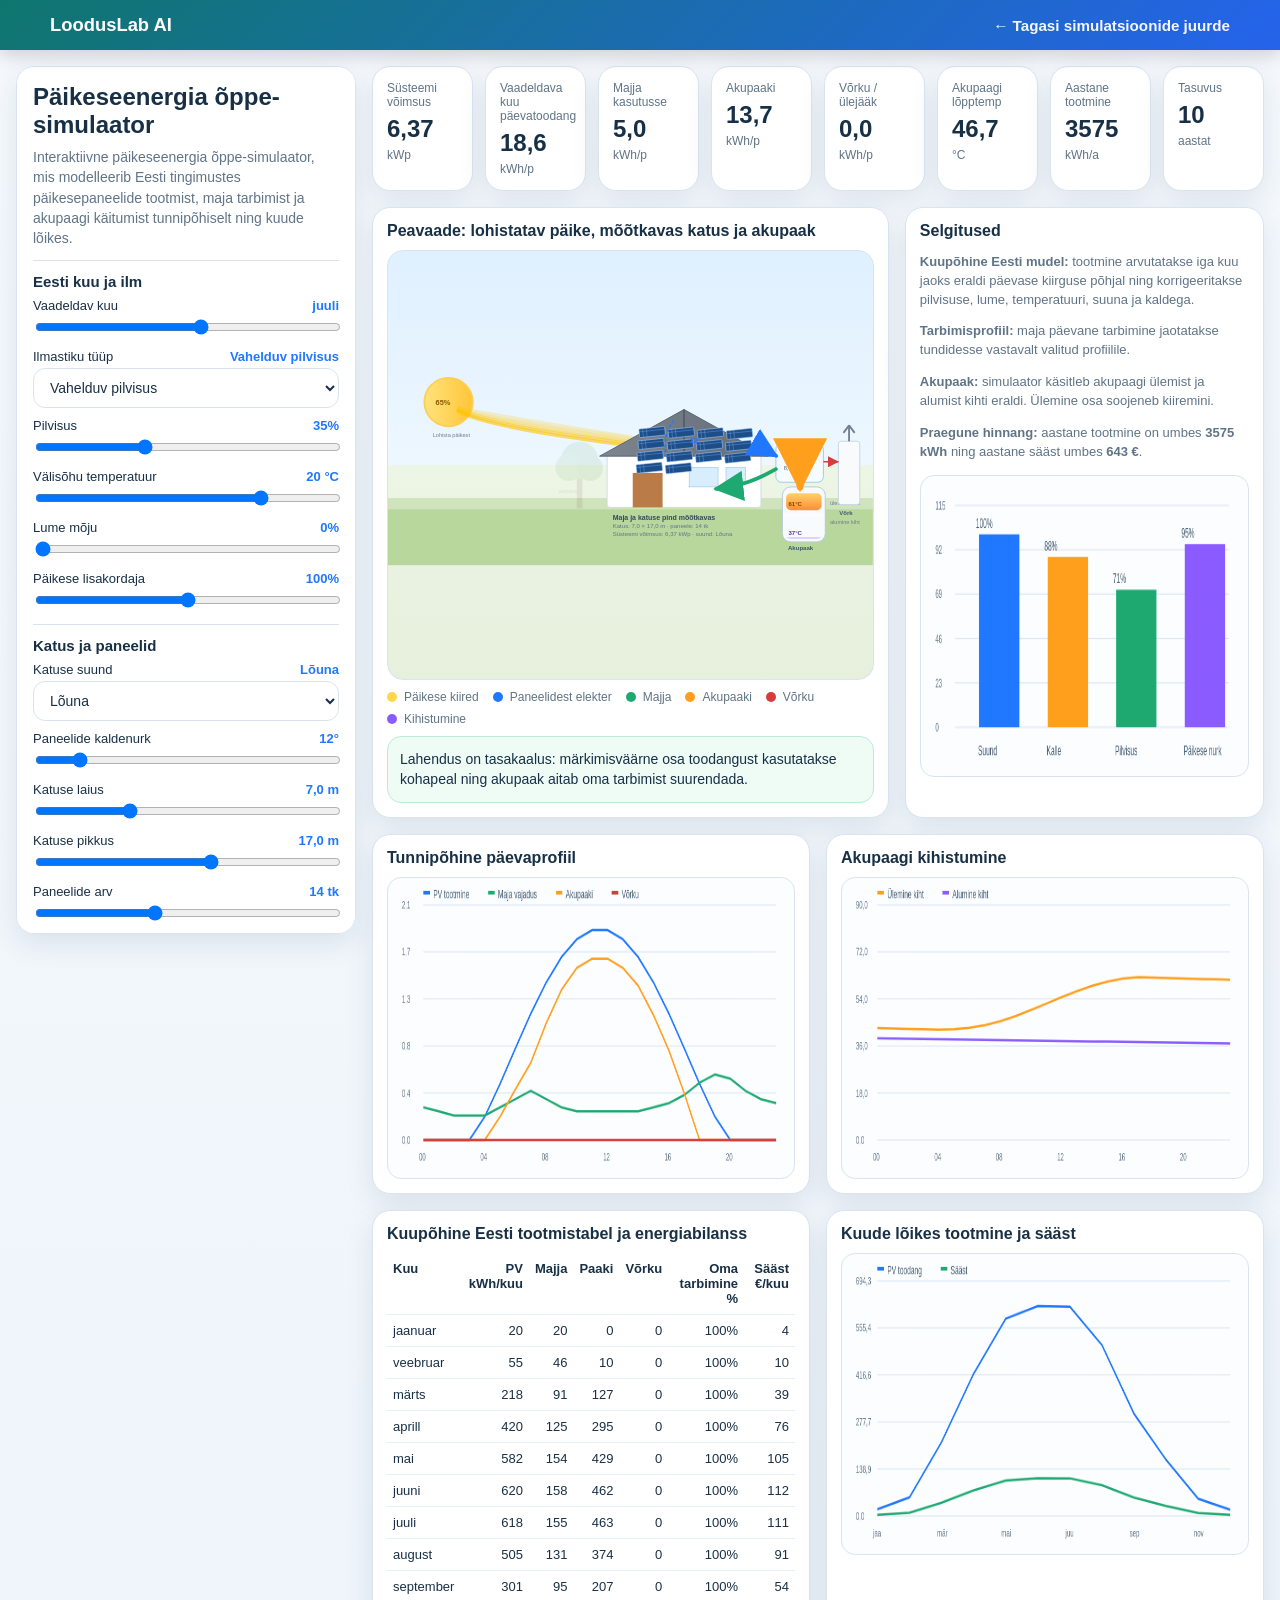
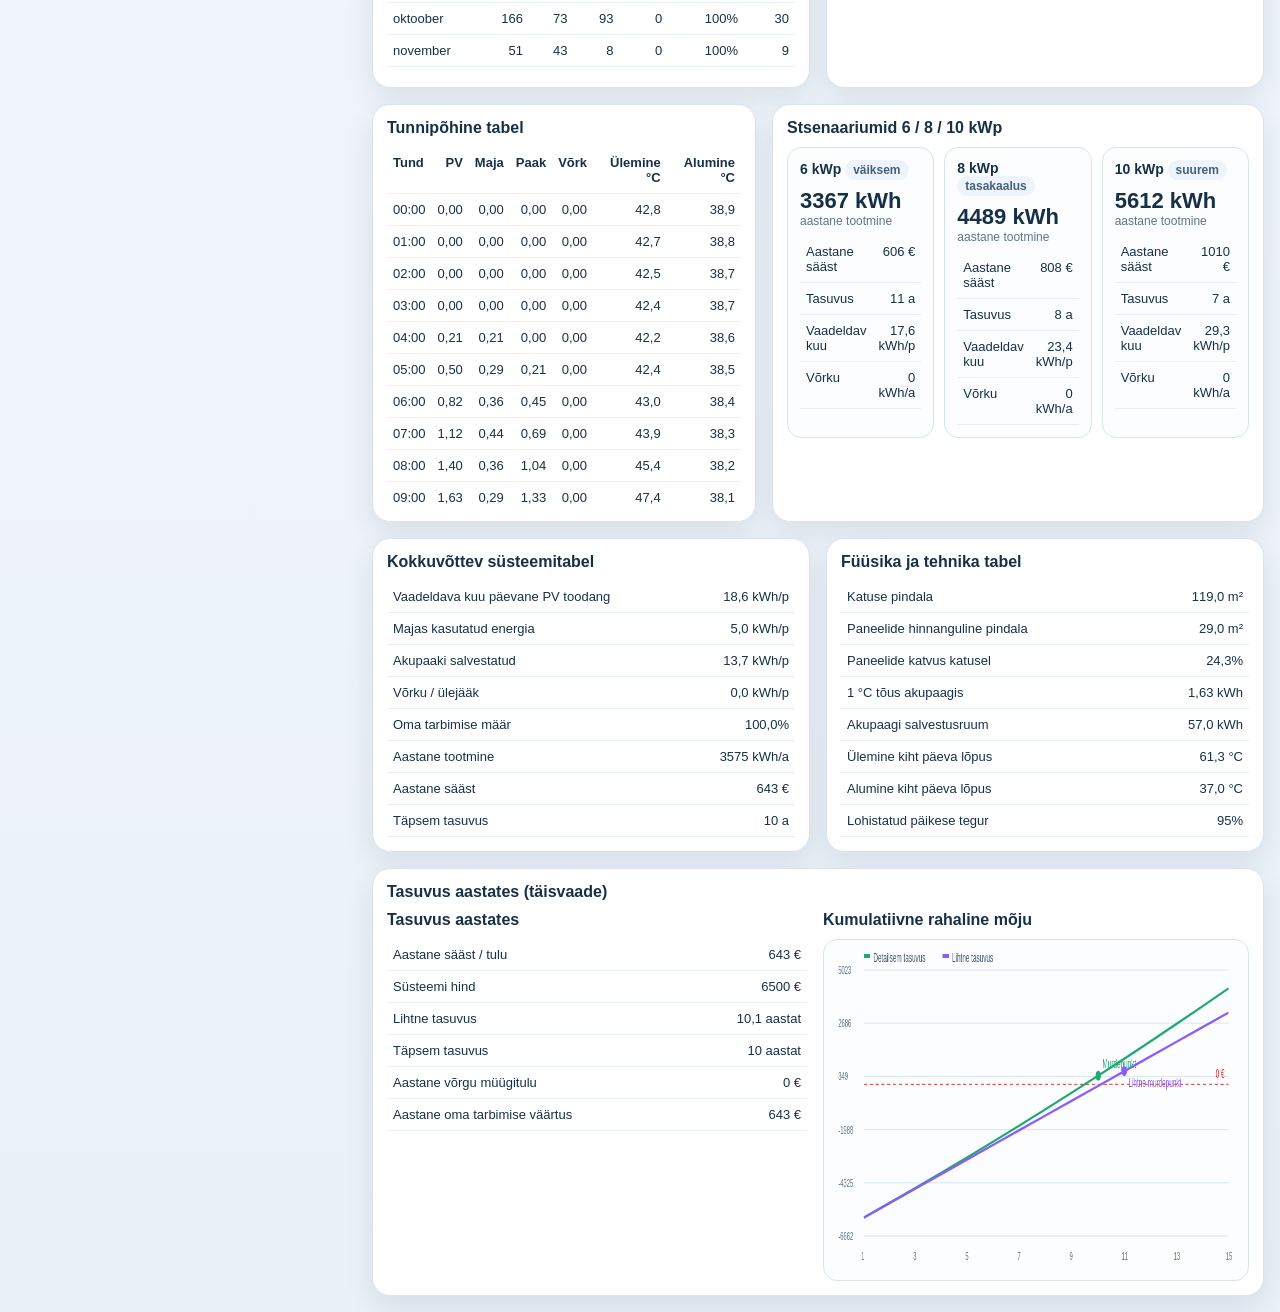
<file: simulations/solarpanels.html>
<!DOCTYPE html>
<html lang="et">
<head>
<meta charset="UTF-8">
<meta name="viewport" content="width=device-width, initial-scale=1.0">
<title>Päikeseenergia õppe-simulaator v4</title>
<style>
:root{
  --bg:#eef4fa; --card:#fff; --line:#d9e4ef; --text:#183046; --muted:#607487;
  --blue:#1f78ff; --green:#1ea971; --orange:#ff9f1c; --red:#d83b3b; --purple:#8a5cff;
  --shadow:0 10px 28px rgba(20,48,78,.10); --radius:18px;
}
*{box-sizing:border-box}
body{margin:0;font-family:Inter,Arial,sans-serif;color:var(--text);background:linear-gradient(180deg,#f5f9fd 0,#eaf1f8 100%)}
.app{display:grid;grid-template-columns:340px 1fr;gap:16px;padding:16px;min-height:100vh}
.panel,.card{background:var(--card);border:1px solid var(--line);border-radius:var(--radius);box-shadow:var(--shadow)}
.panel{padding:16px;position:sticky;top:16px;align-self:start;max-height:calc(100vh - 32px);overflow:auto}
h1{margin:0 0 8px;font-size:24px}
.lead{font-size:14px;line-height:1.45;color:var(--muted);margin-bottom:10px}
.section{border-top:1px solid var(--line);margin-top:12px;padding-top:12px}
.section h2{margin:0 0 8px;font-size:15px}
.control{margin-bottom:10px}
.control label{display:flex;justify-content:space-between;gap:12px;font-size:13px;margin-bottom:4px}
.value{color:var(--blue);font-weight:700}
input[type=range],select{width:100%}
select,button{padding:10px 12px;border-radius:12px;border:1px solid var(--line);background:#fff;color:var(--text);font-size:14px}
button{cursor:pointer;font-weight:700}
.primary{background:linear-gradient(135deg,#1f78ff,#63a4ff);color:#fff;border:none}
.btnrow{display:grid;grid-template-columns:1fr 1fr;gap:8px;margin-top:8px}
.main{display:grid;gap:16px;align-content:start}
.metrics{display:grid;grid-template-columns:repeat(8,minmax(100px,1fr));gap:12px}
.metric{padding:14px}
.metric .k{font-size:12px;color:var(--muted);margin-bottom:8px}
.metric .v{font-size:24px;font-weight:800;line-height:1.04}
.metric .s{font-size:12px;color:var(--muted);margin-top:6px}
.grid2{display:grid;grid-template-columns:1.18fr .82fr;gap:16px}
.charts{display:grid;grid-template-columns:1fr 1fr;gap:16px}
.triple{display:grid;grid-template-columns:1.2fr .8fr;gap:16px}
.bottom{display:grid;grid-template-columns:1fr 1fr;gap:16px}
.financeGrid{display:grid;grid-template-columns:420px 1fr;gap:16px;align-items:start}
.card{padding:14px}
.card h3{margin:0 0 10px;font-size:16px}
.sceneWrap{border:1px solid var(--line);border-radius:16px;overflow:hidden;height:430px;background:linear-gradient(180deg,#dff0ff 0,#edf7ff 50%,#edf5e5 50%,#e6f0dc 100%)}
svg{display:block;width:100%;height:100%}
.legend{display:flex;flex-wrap:wrap;gap:8px 14px;margin-top:10px;font-size:12px;color:var(--muted)}
.chip{display:inline-flex;align-items:center;gap:7px}
.dot{width:10px;height:10px;border-radius:50%}
.chartBox{padding:10px;border:1px solid var(--line);border-radius:14px;background:#fbfdff}
canvas{display:block;width:100%;height:280px}
#financeChart{height:320px}
table{width:100%;border-collapse:collapse;font-size:13px}
th,td{padding:8px 6px;border-bottom:1px solid #e8eef5;text-align:right;vertical-align:top}
th:first-child,td:first-child{text-align:left}
.wideTable{max-height:420px;overflow:auto}
.small{font-size:12px;color:var(--muted)}
.status{margin-top:10px;padding:12px;border-radius:14px;border:1px solid var(--line);font-size:14px;line-height:1.45;background:#fbfdff}
.good{border-color:#bfead8;background:#effbf5}.warn{border-color:#ffe0b0;background:#fff8ed}.bad{border-color:#f4c2c2;background:#fff3f3}
.info{font-size:13px;line-height:1.45;color:var(--muted)}
.scenarioGrid{display:grid;grid-template-columns:repeat(3,1fr);gap:10px}
.scenarioCard{border:1px solid var(--line);border-radius:14px;padding:12px;background:#fbfdff}
.scenarioCard h4{margin:0 0 8px;font-size:14px}.scenarioCard .big{font-size:22px;font-weight:800}
.pill{display:inline-block;padding:3px 8px;border-radius:999px;font-size:12px;font-weight:700;background:#eef4fb;color:#41627d}
@media (max-width:1250px){.app{grid-template-columns:1fr}.panel{position:static;max-height:none}.metrics{grid-template-columns:repeat(4,1fr)}.grid2,.charts,.triple,.bottom,.financeGrid{grid-template-columns:1fr}}
@media (max-width:700px){.metrics{grid-template-columns:repeat(2,1fr)}.scenarioGrid{grid-template-columns:1fr}}
</style>

<style id="looduslab-header-style">
  .ll-header {
    width: 100%;
    background: linear-gradient(135deg, #0f766e, #2563eb);
    color: white;
    padding: 14px 20px;
    box-sizing: border-box;
    font-family: Arial, Helvetica, sans-serif;
    position: sticky;
    top: 0;
    z-index: 9999;
    box-shadow: 0 6px 18px rgba(0,0,0,0.16);
  }

  .ll-header-inner {
    max-width: 1180px;
    margin: 0 auto;
    display: flex;
    align-items: center;
    justify-content: space-between;
    gap: 16px;
  }

  .ll-brand,
  .ll-back {
    color: white;
    text-decoration: none;
    font-weight: 800;
  }

  .ll-brand {
    font-size: 1.15rem;
  }

  .ll-back {
    font-size: 0.95rem;
    opacity: 0.95;
  }

  .ll-back:hover {
    text-decoration: underline;
  }

  @media (max-width: 600px) {
    .ll-header-inner {
      flex-direction: column;
      align-items: flex-start;
    }
  }
</style>

</head>
<body>

<!-- LoodusLab AI ühine päis -->
<header class="ll-header">
  <div class="ll-header-inner">
    <a href="../index.html" class="ll-brand">LoodusLab AI</a>
    <a href="../index.html#simulatsioonid" class="ll-back">← Tagasi simulatsioonide juurde</a>
  </div>
</header>

<div class="app">
  <aside class="panel">
    <h1>Päikeseenergia õppe-simulaator</h1>
    <div class="lead">Interaktiivne päikeseenergia õppe-simulaator, mis modelleerib Eesti tingimustes päikesepaneelide tootmist, maja tarbimist ja akupaagi käitumist tunnipõhiselt ning kuude lõikes.</div>

    <div class="section">
      <h2>Eesti kuu ja ilm</h2>
      <div class="control"><label for="month">Vaadeldav kuu <span class="value" id="monthVal"></span></label><input id="month" type="range" min="1" max="12" value="7"></div>
      <div class="control"><label for="weatherPreset">Ilmastiku tüüp <span class="value" id="weatherPresetVal"></span></label>
        <select id="weatherPreset"><option value="cloudy">Pilvine</option><option value="mixed" selected>Vahelduv pilvisus</option><option value="sunny">Päikeseline</option></select></div>
      <div class="control"><label for="cloudiness">Pilvisus <span class="value" id="cloudinessVal"></span></label><input id="cloudiness" type="range" min="0" max="100" value="35"></div>
      <div class="control"><label for="temperature">Välisõhu temperatuur <span class="value" id="temperatureVal"></span></label><input id="temperature" type="range" min="-25" max="35" value="20"></div>
      <div class="control"><label for="snowLoss">Lume mõju <span class="value" id="snowLossVal"></span></label><input id="snowLoss" type="range" min="0" max="80" value="0"></div>
      <div class="control"><label for="sunBoost">Päikese lisakordaja <span class="value" id="sunBoostVal"></span></label><input id="sunBoost" type="range" min="70" max="130" value="100"></div>
    </div>

    <div class="section">
      <h2>Katus ja paneelid</h2>
      <div class="control"><label for="roofAzimuth">Katuse suund <span class="value" id="roofAzimuthVal"></span></label>
        <select id="roofAzimuth"><option value="-90">Ida</option><option value="-45">Kagu</option><option value="0" selected>Lõuna</option><option value="45">Edel</option><option value="90">Lääs</option><option value="180">Põhi</option></select></div>
      <div class="control"><label for="tilt">Paneelide kaldenurk <span class="value" id="tiltVal"></span></label><input id="tilt" type="range" min="5" max="60" value="12"></div>
      <div class="control"><label for="roofWidth">Katuse laius <span class="value" id="roofWidthVal"></span></label><input id="roofWidth" type="range" min="4" max="14" step="0.5" value="7"></div>
      <div class="control"><label for="roofLength">Katuse pikkus <span class="value" id="roofLengthVal"></span></label><input id="roofLength" type="range" min="6" max="25" step="0.5" value="17"></div>
      <div class="control"><label for="panelCount">Paneelide arv <span class="value" id="panelCountVal"></span></label><input id="panelCount" type="range" min="4" max="30" value="14"></div>
      <div class="control"><label for="panelPower">Paneeli võimsus <span class="value" id="panelPowerVal"></span></label><input id="panelPower" type="range" min="350" max="650" step="5" value="455"></div>
      <div class="control"><label for="panelEff">Paneeli kasutegur <span class="value" id="panelEffVal"></span></label><input id="panelEff" type="range" min="17" max="24" step="0.1" value="22"></div>
      <div class="control"><label for="shade">Varjutus <span class="value" id="shadeVal"></span></label><input id="shade" type="range" min="0" max="70" value="5"></div>
      <div class="control"><label for="dirt">Mustusekadu <span class="value" id="dirtVal"></span></label><input id="dirt" type="range" min="0" max="15" value="3"></div>
    </div>

    <div class="section">
      <h2>Elektrisüsteem ja tarbimine</h2>
      <div class="control"><label for="inverterPower">Inverteri võimsus <span class="value" id="inverterPowerVal"></span></label><input id="inverterPower" type="range" min="3" max="15" step="0.5" value="8"></div>
      <div class="control"><label for="inverterEff">Inverteri kasutegur <span class="value" id="inverterEffVal"></span></label><input id="inverterEff" type="range" min="94" max="99" step="0.1" value="97.5"></div>
      <div class="control"><label for="houseLoad">Maja päevane tarbimine <span class="value" id="houseLoadVal"></span></label><input id="houseLoad" type="range" min="2" max="40" step="0.5" value="8"></div>
      <div class="control"><label for="loadProfile">Tarbimisprofiil <span class="value" id="loadProfileVal"></span></label>
        <select id="loadProfile"><option value="balanced" selected>Tasakaalus kodu</option><option value="morningEvening">Hommik + õhtu tipud</option><option value="daytime">Päeval aktiivne kodu</option><option value="heatpump">Soojuspumbaga maja</option></select></div>
      <div class="control"><label for="controlMode">Juhtimisloogika <span class="value" id="controlModeVal"></span></label>
        <select id="controlMode"><option value="houseFirst" selected>PV → maja → paak → võrk</option><option value="tankFirst">PV → paak → maja → võrk</option><option value="balanced">PV → maja ja paak tasakaalus</option></select></div>
    </div>

    <div class="section">
      <h2>Akupaak</h2>
      <div class="control"><label for="hasTank">Akupaagi kasutus <span class="value" id="hasTankVal"></span></label>
        <select id="hasTank"><option value="yes" selected>Akupaak kasutusel</option><option value="no">Akupaaki ei ole</option></select></div>
      <div class="control"><label for="tankSize">Akupaagi maht <span class="value" id="tankSizeVal"></span></label><input id="tankSize" type="range" min="300" max="3000" step="50" value="1400"></div>
      <div class="control"><label for="tankStartTemp">Algtemperatuur <span class="value" id="tankStartTempVal"></span></label><input id="tankStartTemp" type="range" min="20" max="80" value="40"></div>
      <div class="control"><label for="tankTargetTemp">Sihttemperatuur <span class="value" id="tankTargetTempVal"></span></label><input id="tankTargetTemp" type="range" min="45" max="90" value="75"></div>
      <div class="control"><label for="tankLoss">Soojuskadu päevas <span class="value" id="tankLossVal"></span></label><input id="tankLoss" type="range" min="0" max="8" step="0.2" value="2.5"></div>
      <div class="control"><label for="heaterPower">Küttekeha võimsus <span class="value" id="heaterPowerVal"></span></label><input id="heaterPower" type="range" min="1" max="9" step="0.5" value="3"></div>
    </div>

    <div class="section">
      <h2>Tasuvus</h2>
      <div class="control"><label for="electricityPrice">Elektri hind <span class="value" id="electricityPriceVal"></span></label><input id="electricityPrice" type="range" min="0.08" max="0.35" step="0.01" value="0.18"></div>
      <div class="control"><label for="gridSellPrice">Võrku müügi hind <span class="value" id="gridSellPriceVal"></span></label><input id="gridSellPrice" type="range" min="0.03" max="0.18" step="0.01" value="0.07"></div>
      <div class="control"><label for="systemCost">Süsteemi maksumus <span class="value" id="systemCostVal"></span></label><input id="systemCost" type="range" min="3000" max="15000" step="100" value="6500"></div>
      <div class="control"><label for="annualDegradation">Paneelide vananemine aastas <span class="value" id="annualDegradationVal"></span></label><input id="annualDegradation" type="range" min="0" max="1.2" step="0.05" value="0.5"></div>
      <div class="control"><label for="priceGrowth">Elektri hinnakasv aastas <span class="value" id="priceGrowthVal"></span></label><input id="priceGrowth" type="range" min="0" max="8" step="0.5" value="2"></div>
    </div>

    <div class="btnrow"><button class="primary" id="recalcBtn">Arvuta uuesti</button><button id="presetBtn">Taasta soovituslik</button></div>
  </aside>

  <main class="main">
    <section class="metrics">
      <div class="metric card"><div class="k">Süsteemi võimsus</div><div class="v" id="mSystem">0</div><div class="s">kWp</div></div>
      <div class="metric card"><div class="k">Vaadeldava kuu päevatoodang</div><div class="v" id="mProd">0</div><div class="s">kWh/p</div></div>
      <div class="metric card"><div class="k">Majja kasutusse</div><div class="v" id="mHouse">0</div><div class="s">kWh/p</div></div>
      <div class="metric card"><div class="k">Akupaaki</div><div class="v" id="mTank">0</div><div class="s">kWh/p</div></div>
      <div class="metric card"><div class="k">Võrku / ülejääk</div><div class="v" id="mGrid">0</div><div class="s">kWh/p</div></div>
      <div class="metric card"><div class="k">Akupaagi lõpptemp</div><div class="v" id="mTemp">0</div><div class="s">°C</div></div>
      <div class="metric card"><div class="k">Aastane tootmine</div><div class="v" id="mAnnual">0</div><div class="s">kWh/a</div></div>
      <div class="metric card"><div class="k">Tasuvus</div><div class="v" id="mPayback">0</div><div class="s">aastat</div></div>
    </section>

    <section class="grid2">
      <div class="card">
        <h3>Peavaade: lohistatav päike, mõõtkavas katus ja akupaak</h3>
        <div class="sceneWrap"><svg id="scene" viewBox="0 0 1040 430"></svg></div>
        <div class="legend">
          <span class="chip"><span class="dot" style="background:#ffd54a"></span>Päikese kiired</span>
          <span class="chip"><span class="dot" style="background:#1f78ff"></span>Paneelidest elekter</span>
          <span class="chip"><span class="dot" style="background:#1ea971"></span>Majja</span>
          <span class="chip"><span class="dot" style="background:#ff9f1c"></span>Akupaaki</span>
          <span class="chip"><span class="dot" style="background:#d83b3b"></span>Võrku</span>
          <span class="chip"><span class="dot" style="background:#8a5cff"></span>Kihistumine</span>
        </div>
        <div class="status" id="statusBox"></div>
      </div>
      <div class="card">
        <h3>Selgitused</h3>
        <div class="info" id="explainBox"></div>
        <div class="chartBox" style="margin-top:10px"><canvas id="angleChart" width="560" height="260"></canvas></div>
      </div>
    </section>

    <section class="charts">
      <div class="card"><h3>Tunnipõhine päevaprofiil</h3><div class="chartBox"><canvas id="dayChart" width="700" height="300"></canvas></div></div>
      <div class="card"><h3>Akupaagi kihistumine</h3><div class="chartBox"><canvas id="tempChart" width="700" height="300"></canvas></div></div>
    </section>

    <section class="charts">
      <div class="card"><h3>Kuupõhine Eesti tootmistabel ja energiabilanss</h3><div class="wideTable"><table><thead><tr><th>Kuu</th><th>PV kWh/kuu</th><th>Majja</th><th>Paaki</th><th>Võrku</th><th>Oma tarbimine %</th><th>Sääst €/kuu</th></tr></thead><tbody id="monthlyTable"></tbody></table></div></div>
      <div class="card"><h3>Kuude lõikes tootmine ja sääst</h3><div class="chartBox"><canvas id="monthlyChart" width="700" height="300"></canvas></div></div>
    </section>

    <section class="triple">
      <div class="card"><h3>Tunnipõhine tabel</h3><div style="max-height:360px;overflow:auto"><table><thead><tr><th>Tund</th><th>PV</th><th>Maja</th><th>Paak</th><th>Võrk</th><th>Ülemine °C</th><th>Alumine °C</th></tr></thead><tbody id="hourTable"></tbody></table></div></div>
      <div class="card"><h3>Stsenaariumid 6 / 8 / 10 kWp</h3><div class="scenarioGrid" id="scenarioGrid"></div></div>
    </section>

    <section class="bottom">
      <div class="card"><h3>Kokkuvõttev süsteemitabel</h3><table><tbody id="summaryTable"></tbody></table></div>
      <div class="card"><h3>Füüsika ja tehnika tabel</h3><table><tbody id="physicsTable"></tbody></table></div>
    </section>

    <section class="card">
      <h3>Tasuvus aastates (täisvaade)</h3>
      <div class="financeGrid">
        <div><h3>Tasuvus aastates</h3><table><tbody id="financeTable"></tbody></table></div>
        <div><h3>Kumulatiivne rahaline mõju</h3><div class="chartBox"><canvas id="financeChart" width="760" height="320"></canvas></div></div>
      </div>
    </section>
  </main>
</div>

<script>
const monthNames=["jaanuar","veebruar","märts","aprill","mai","juuni","juuli","august","september","oktoober","november","detsember"];
const monthDays=[31,28,31,30,31,30,31,31,30,31,30,31];
const irrMonth=[0.55,1.35,2.8,4.25,5.25,5.65,5.45,4.55,3.05,1.7,0.8,0.42];
const tempMonth=[-5,-4,0,6,12,17,19,18,13,7,2,-3];
const defaults={month:7,weatherPreset:"mixed",cloudiness:35,temperature:20,snowLoss:0,sunBoost:100,hasTank:"yes",roofAzimuth:"0",tilt:12,roofWidth:7,roofLength:17,panelCount:14,panelPower:455,panelEff:22,shade:5,dirt:3,inverterPower:8,inverterEff:97.5,houseLoad:8,loadProfile:"balanced",controlMode:"houseFirst",tankSize:1400,tankStartTemp:40,tankTargetTemp:75,tankLoss:2.5,heaterPower:3,electricityPrice:0.18,gridSellPrice:0.07,systemCost:6500,annualDegradation:0.5,priceGrowth:2};
let sunPos={x:130,y:80}, dragSun=false;
const ids=Object.keys(defaults);

function fmt(n,d=1){return Number(n).toFixed(d).replace(".",",");}
function setText(id,val){document.getElementById(id).textContent=val;}

function applyWeatherPreset(){
  const p=document.getElementById("weatherPreset").value;
  const c=document.getElementById("cloudiness");
  if(p==="sunny") c.value=10;
  if(p==="mixed") c.value=35;
  if(p==="cloudy") c.value=70;
}
function getValues(){
  const v={};
  ids.forEach(id=>{
    const el=document.getElementById(id);
    v[id]=el.type==="range" ? Number(el.value) : el.value;
  });
  v.panelEff/=100; v.inverterEff/=100; v.sunBoost/=100; v.annualDegradation/=100; v.priceGrowth/=100;
  return v;
}
function updateLabels(v){
  setText("monthVal", monthNames[v.month-1]);
  setText("weatherPresetVal", document.getElementById("weatherPreset").selectedOptions[0].text);
  setText("cloudinessVal", fmt(v.cloudiness,0)+"%");
  setText("temperatureVal", fmt(v.temperature,0)+" °C");
  setText("snowLossVal", fmt(v.snowLoss,0)+"%");
  setText("sunBoostVal", fmt(v.sunBoost*100,0)+"%");
  setText("roofAzimuthVal", document.getElementById("roofAzimuth").selectedOptions[0].text);
  setText("tiltVal", fmt(v.tilt,0)+"°");
  setText("roofWidthVal", fmt(v.roofWidth,1)+" m");
  setText("roofLengthVal", fmt(v.roofLength,1)+" m");
  setText("panelCountVal", fmt(v.panelCount,0)+" tk");
  setText("panelPowerVal", fmt(v.panelPower,0)+" W");
  setText("panelEffVal", fmt(v.panelEff*100,1)+"%");
  setText("shadeVal", fmt(v.shade,0)+"%");
  setText("dirtVal", fmt(v.dirt,0)+"%");
  setText("inverterPowerVal", fmt(v.inverterPower,1)+" kW");
  setText("inverterEffVal", fmt(v.inverterEff*100,1)+"%");
  setText("houseLoadVal", fmt(v.houseLoad,1)+" kWh/p");
  setText("loadProfileVal", document.getElementById("loadProfile").selectedOptions[0].text);
  setText("controlModeVal", document.getElementById("controlMode").selectedOptions[0].text);
  setText("hasTankVal", document.getElementById("hasTank").selectedOptions[0].text);
  setText("tankSizeVal", fmt(v.tankSize,0)+" l");
  setText("tankStartTempVal", fmt(v.tankStartTemp,0)+" °C");
  setText("tankTargetTempVal", fmt(v.tankTargetTemp,0)+" °C");
  setText("tankLossVal", fmt(v.tankLoss,1)+" kWh/p");
  setText("heaterPowerVal", fmt(v.heaterPower,1)+" kW");
  setText("electricityPriceVal", fmt(v.electricityPrice,2)+" €/kWh");
  setText("gridSellPriceVal", fmt(v.gridSellPrice,2)+" €/kWh");
  setText("systemCostVal", fmt(v.systemCost,0)+" €");
  setText("annualDegradationVal", fmt(v.annualDegradation*100,2)+"%");
  setText("priceGrowthVal", fmt(v.priceGrowth*100,1)+"%");
}
function dayLength(month){return [7,9,12,15,17,18,17,15,12,10,8,6][month-1];}
function orientationFactor(az){const a=Math.abs(Number(az)); if(a===180) return 0.42; return Math.max(0.55, Math.cos(a*Math.PI/180)*0.45+0.55);}
function tiltFactor(tilt,month){const opt=(month>=11||month<=2)?50:((month>=5&&month<=8)?30:35); const diff=Math.abs(tilt-opt); return Math.max(0.72,1-diff*0.0065);}
function tempFactor(temp){return 1-Math.max(0,temp-20)*0.0035;}
function cloudFactor(cloud){return Math.max(0.18,1-cloud*0.0082);}
function sunDragFactor(){const horiz=Math.min(1,Math.max(0,(sunPos.x-40)/240)); const vert=1-Math.min(1,Math.max(0,(sunPos.y-40)/130)); return 0.8+0.28*((horiz+vert)/2);}
function houseProfile(dayKwh, profile){
  let w;
  if(profile==="morningEvening") w=[0.03,0.025,0.025,0.025,0.03,0.05,0.08,0.09,0.06,0.04,0.03,0.03,0.03,0.03,0.03,0.04,0.06,0.08,0.10,0.11,0.09,0.06,0.04,0.035];
  else if(profile==="daytime") w=[0.03,0.03,0.03,0.03,0.03,0.035,0.04,0.045,0.05,0.06,0.07,0.075,0.075,0.07,0.065,0.06,0.05,0.045,0.04,0.04,0.04,0.04,0.035,0.03];
  else if(profile==="heatpump") w=[0.045,0.045,0.045,0.045,0.045,0.05,0.05,0.05,0.045,0.04,0.035,0.035,0.035,0.035,0.035,0.04,0.045,0.05,0.055,0.06,0.06,0.055,0.05,0.045];
  else w=[0.04,0.035,0.03,0.03,0.03,0.04,0.05,0.06,0.05,0.04,0.035,0.035,0.035,0.035,0.035,0.04,0.045,0.055,0.07,0.08,0.075,0.06,0.05,0.045];
  const sum=w.reduce((a,b)=>a+b,0); return w.map(x=>x/sum*dayKwh);
}
function sunProfile(dayKwh, month){
  const len=dayLength(month), start=12-len/2, arr=new Array(24).fill(0); let sum=0;
  const dragShift=((sunPos.x-130)/130)*1.5;
  for(let h=0; h<24; h++){
    const center=h+0.5, x=(center-(start+dragShift))/len;
    if(x>=0 && x<=1){const peak=1.15+Math.max(0,(110-sunPos.y)/200); const val=Math.sin(Math.PI*x)**peak; arr[h]=val; sum+=val;}
  }
  return arr.map(v=>sum?dayKwh*v/sum:0);
}
function scenarioPanelCount(targetKwp,panelPower){return Math.round(targetKwp*1000/panelPower);}

function simulateMonth(v, monthOverride=null, weatherAdjust=null, systemKwpOverride=null){
  const m=monthOverride||v.month;
  const systemKwp=systemKwpOverride || (v.panelCount*v.panelPower/1000);
  const cloud=weatherAdjust && weatherAdjust.cloudiness!==undefined ? weatherAdjust.cloudiness : v.cloudiness;
  const ambient=weatherAdjust && weatherAdjust.temperature!==undefined ? weatherAdjust.temperature : v.temperature;
  const snow=weatherAdjust && weatherAdjust.snowLoss!==undefined ? weatherAdjust.snowLoss : v.snowLoss;
  const roofArea=v.roofWidth*v.roofLength;
  const panelAreaEach=v.panelPower/(1000*v.panelEff);
  const count=systemKwpOverride ? scenarioPanelCount(systemKwpOverride,v.panelPower) : v.panelCount;
  const usedArea=count*panelAreaEach;
  const coverage=Math.min(100, usedArea/roofArea*100);
  const dailyPV=Math.max(0, systemKwp*irrMonth[m-1]*cloudFactor(cloud)*v.sunBoost*orientationFactor(v.roofAzimuth)*tiltFactor(v.tilt,m)*tempFactor(ambient)*(1-v.shade/100)*(1-v.dirt/100)*(1-snow/100)*v.inverterEff*sunDragFactor());

  const pvHours=sunProfile(dailyPV,m);
  const houseHours=houseProfile(v.houseLoad,v.loadProfile);
  const tankEnabled=v.hasTank!=="no";
  const degreeKwh=(tankEnabled?v.tankSize:0)*0.001163;
  const heatCapTop=Math.max(0.0001,degreeKwh*0.38), heatCapBottom=Math.max(0.0001,degreeKwh*0.62);
  let topTemp=tankEnabled ? v.tankStartTemp+3 : v.tankStartTemp;
  let bottomTemp=tankEnabled ? v.tankStartTemp-1 : v.tankStartTemp;
  let houseUseTotal=0,tankUseTotal=0,gridTotal=0,boughtTotal=0;
  const rows=[], topSeries=[], bottomSeries=[], pvSeries=[], tankSeries=[], houseSeries=[], gridSeries=[];

  for(let h=0; h<24; h++){
    const pv=pvHours[h], houseNeed=houseHours[h];
    const roomTop=tankEnabled ? Math.max(0,(v.tankTargetTemp-topTemp)*heatCapTop) : 0;
    const roomBottom=tankEnabled ? Math.max(0,(Math.min(v.tankTargetTemp-8,v.tankTargetTemp)-bottomTemp)*heatCapBottom) : 0;
    const tankRoom=roomTop+roomBottom;
    const heaterCap=tankEnabled ? v.heaterPower : 0;
    let houseUse=0,tankUse=0,grid=0;

    if(v.controlMode==="houseFirst"){
      houseUse=Math.min(pv,houseNeed);
      const rem=pv-houseUse;
      tankUse=Math.min(rem,heaterCap,tankRoom);
      grid=Math.max(0,rem-tankUse);
      boughtTotal += Math.max(0,houseNeed-houseUse);
    } else if(v.controlMode==="tankFirst"){
      tankUse=Math.min(pv,heaterCap,tankRoom);
      const rem=pv-tankUse;
      houseUse=Math.min(rem,houseNeed);
      grid=Math.max(0,rem-houseUse);
      boughtTotal += Math.max(0,houseNeed-houseUse);
    } else {
      houseUse=Math.min(houseNeed,pv*0.55);
      let rem=pv-houseUse;
      tankUse=Math.min(rem,heaterCap,tankRoom);
      const left=pv-houseUse-tankUse;
      if(houseUse<houseNeed) houseUse += Math.max(0,Math.min(left,houseNeed-houseUse));
      grid=Math.max(0,pv-houseUse-tankUse);
      boughtTotal += Math.max(0,houseNeed-houseUse);
    }

    if(tankEnabled){
      let remain=tankUse;
      const topGain=Math.min(remain, roomTop*0.85 + 9999);
      topTemp += topGain/heatCapTop; remain -= topGain;
      if(remain>0) bottomTemp += remain/heatCapBottom;
      if(bottomTemp > topTemp-2){const avg=(topTemp+bottomTemp)/2; topTemp=avg+1; bottomTemp=avg-1;}
      const hourlyLoss=v.tankLoss/24;
      topTemp=Math.max(v.tankStartTemp, topTemp-hourlyLoss/Math.max(0.0001,degreeKwh*0.42));
      bottomTemp=Math.max(v.tankStartTemp-4, bottomTemp-hourlyLoss/Math.max(0.0001,degreeKwh*0.78));
      topTemp=Math.min(v.tankTargetTemp, topTemp);
      bottomTemp=Math.min(v.tankTargetTemp-3, bottomTemp);
    }

    houseUseTotal+=houseUse; tankUseTotal+=tankUse; gridTotal+=grid;
    rows.push({hour:String(h).padStart(2,"0")+":00", pv:pv, house:houseUse, tank:tankUse, grid:grid, top:topTemp, bottom:bottomTemp});
    pvSeries.push(pv); houseSeries.push(houseNeed); tankSeries.push(tankUse); gridSeries.push(grid); topSeries.push(topTemp); bottomSeries.push(bottomTemp);
  }

  const avgTemp=tankEnabled ? (topTemp*0.4+bottomTemp*0.6) : 0;
  const selfUse=dailyPV>0 ? (houseUseTotal+tankUseTotal)/dailyPV*100 : 0;
  const tankCapacity=tankEnabled ? degreeKwh*Math.max(0,v.tankTargetTemp-v.tankStartTemp) : 0;
  const dailySavings=houseUseTotal*v.electricityPrice + tankUseTotal*v.electricityPrice + gridTotal*v.gridSellPrice;
  return {month:m,systemKwp,roofArea,usedArea,coverage,dailyPV,houseUseTotal,tankUseTotal,gridTotal,boughtTotal,topTemp,bottomTemp,avgTemp,selfUse,tankCapacity,dailySavings,rows,pvSeries,houseSeries,tankSeries,gridSeries,topSeries,bottomSeries};
}

function yearlyModel(v, systemKwpOverride=null){
  const monthly=[]; let annualPV=0, annualHouse=0, annualTank=0, annualGrid=0, annualBought=0, annualSavings=0;
  for(let m=1;m<=12;m++){
    let cloud=Math.max(0,Math.min(100,v.cloudiness+[10,8,4,0,-4,-6,-6,-4,0,4,8,10][m-1]));
    let snow=v.snowLoss;
    if(m<=3||m===11||m===12) snow=Math.max(snow,[55,45,20,0,0,0,0,0,0,5,20,45][m-1]);
    const sim=simulateMonth(v,m,{cloudiness:cloud,temperature:tempMonth[m-1],snowLoss:snow},systemKwpOverride);
    const days=monthDays[m-1];
    const pv=sim.dailyPV*days, house=sim.houseUseTotal*days, tank=sim.tankUseTotal*days, grid=sim.gridTotal*days, bought=sim.boughtTotal*days, save=sim.dailySavings*days;
    annualPV+=pv; annualHouse+=house; annualTank+=tank; annualGrid+=grid; annualBought+=bought; annualSavings+=save;
    monthly.push({month:m,pv:pv,house:house,tank:tank,grid:grid,bought:bought,save:save,selfUse:sim.dailyPV>0 ? (sim.houseUseTotal+sim.tankUseTotal)/sim.dailyPV*100 : 0});
  }
  const paybackSimple=annualSavings>0 ? v.systemCost/annualSavings : Infinity;
  let cumulative=-v.systemCost; const years=[];
  for(let y=1;y<=15;y++){
    const degradation=Math.max(0,1-(y-1)*v.annualDegradation);
    const priceMult=Math.pow(1+v.priceGrowth,y-1);
    const yearSavings=annualSavings*degradation*priceMult;
    cumulative+=yearSavings;
    years.push({year:y,yearSavings:yearSavings,cumulative:cumulative});
  }
  const found=years.find(x=>x.cumulative>=0);
  return {monthly,annualPV,annualHouse,annualTank,annualGrid,annualBought,annualSavings,paybackSimple,paybackDetailed:found?found.year:Infinity,years};
}

function drawLineChart(canvasId, seriesDefs, labels, fixedMax=null){
  const c=document.getElementById(canvasId), ctx=c.getContext("2d"), W=c.width, H=c.height;
  ctx.clearRect(0,0,W,H);
  const pad={l:46,r:14,t:18,b:30}, plotW=W-pad.l-pad.r, plotH=H-pad.t-pad.b;
  let maxY=fixedMax||1;
  if(!fixedMax){maxY=0; seriesDefs.forEach(s=>s.data.forEach(v=>{if(v>maxY) maxY=v;})); maxY=(maxY||1)*1.12;}
  ctx.strokeStyle="#d8e5f0"; ctx.lineWidth=1;
  for(let i=0;i<=5;i++){
    const y=pad.t+plotH*i/5;
    ctx.beginPath(); ctx.moveTo(pad.l,y); ctx.lineTo(W-pad.r,y); ctx.stroke();
    ctx.fillStyle="#607487"; ctx.font="11px Arial"; ctx.fillText((maxY-maxY*i/5).toFixed(1).replace(".",","),7,y+4);
  }
  for(let i=0;i<labels.length;i+=Math.max(1,Math.floor(labels.length/6))){
    const x=pad.l+plotW*i/(labels.length-1);
    ctx.fillStyle="#607487"; ctx.font="11px Arial"; ctx.fillText(labels[i],x-8,H-8);
  }
  let lx=pad.l, ly=11;
  seriesDefs.forEach(s=>{ctx.fillStyle=s.color; ctx.fillRect(lx,ly-8,12,4); ctx.fillStyle="#42596e"; ctx.font="12px Arial"; ctx.fillText(s.name,lx+18,ly); lx+=ctx.measureText(s.name).width+52;});
  seriesDefs.forEach(s=>{
    ctx.strokeStyle=s.color; ctx.lineWidth=2.5; ctx.beginPath();
    s.data.forEach((v,i)=>{const x=pad.l+plotW*i/(s.data.length-1); const y=pad.t+plotH*(1-v/maxY); if(i===0) ctx.moveTo(x,y); else ctx.lineTo(x,y);});
    ctx.stroke();
  });
}

function drawBarChart(canvasId, labels, vals, colors, formatter){
  const c=document.getElementById(canvasId), ctx=c.getContext("2d"), W=c.width, H=c.height;
  ctx.clearRect(0,0,W,H);
  const pad={l:44,r:16,t:18,b:36}, plotW=W-pad.l-pad.r, plotH=H-pad.t-pad.b;
  const max=Math.max(...vals,1)*1.15;
  ctx.strokeStyle="#d8e5f0";
  for(let i=0;i<=5;i++){const y=pad.t+plotH*i/5; ctx.beginPath(); ctx.moveTo(pad.l,y); ctx.lineTo(W-pad.r,y); ctx.stroke(); ctx.fillStyle="#607487"; ctx.font="11px Arial"; ctx.fillText((max-max*i/5).toFixed(0).replace(".",","),8,y+4);}
  const bw=plotW/(vals.length*1.7);
  vals.forEach((v,i)=>{const x=pad.l+(i+0.35)*(plotW/vals.length); const h=plotH*(v/max); ctx.fillStyle=colors[i]; ctx.fillRect(x,pad.t+plotH-h,bw,h); ctx.fillStyle="#42596e"; ctx.font="12px Arial"; ctx.fillText(labels[i],x-2,H-10); ctx.fillText(formatter?formatter(v):String(v),x-6,pad.t+plotH-h-6);});
}

function renderFinanceChart(year, v){
  const c=document.getElementById("financeChart"), ctx=c.getContext("2d"), W=c.width, H=c.height;
  ctx.clearRect(0,0,W,H);
  const pad={l:56,r:18,t:20,b:34}, plotW=W-pad.l-pad.r, plotH=H-pad.t-pad.b;
  const years=year.years.map(x=>x.year), detailed=year.years.map(x=>x.cumulative);
  const simple=[]; let cum=-v.systemCost; for(let y=1;y<=15;y++){cum+=year.annualSavings; simple.push(cum);}
  let minY=Math.min(0,...detailed,...simple), maxY=Math.max(0,...detailed,...simple), span=Math.max(1,maxY-minY);
  minY-=span*0.08; maxY+=span*0.08;

  ctx.strokeStyle="#d8e5f0"; ctx.lineWidth=1;
  for(let i=0;i<=5;i++){const y=pad.t+plotH*i/5; ctx.beginPath(); ctx.moveTo(pad.l,y); ctx.lineTo(W-pad.r,y); ctx.stroke(); const val=maxY-(maxY-minY)*i/5; ctx.fillStyle="#607487"; ctx.font="11px Arial"; ctx.fillText(val.toFixed(0).replace(".",","),8,y+4);}
  const zeroY=pad.t+plotH*(1-(0-minY)/(maxY-minY));
  ctx.strokeStyle="#d83b3b"; ctx.setLineDash([6,5]); ctx.beginPath(); ctx.moveTo(pad.l,zeroY); ctx.lineTo(W-pad.r,zeroY); ctx.stroke(); ctx.setLineDash([]);
  ctx.fillStyle="#d83b3b"; ctx.font="12px Arial"; ctx.fillText("0 €",W-pad.r-24,zeroY-6);

  for(let i=0;i<years.length;i+=2){const x=pad.l+plotW*i/(years.length-1); ctx.fillStyle="#607487"; ctx.font="11px Arial"; ctx.fillText(String(years[i]),x-5,H-10);}
  let lx=pad.l, ly=12;
  [["Detailsem tasuvus","#1ea971"],["Lihtne tasuvus","#8a5cff"]].forEach(([n,col])=>{ctx.fillStyle=col; ctx.fillRect(lx,ly-8,12,4); ctx.fillStyle="#42596e"; ctx.font="12px Arial"; ctx.fillText(n,lx+18,ly); lx+=ctx.measureText(n).width+50;});

  function drawSeries(data,color){ctx.strokeStyle=color; ctx.lineWidth=2.5; ctx.beginPath(); data.forEach((v,i)=>{const x=pad.l+plotW*i/(data.length-1); const y=pad.t+plotH*(1-(v-minY)/(maxY-minY)); if(i===0) ctx.moveTo(x,y); else ctx.lineTo(x,y);}); ctx.stroke();}
  drawSeries(detailed,"#1ea971"); drawSeries(simple,"#8a5cff");

  if(Number.isFinite(year.paybackDetailed)){const i=year.paybackDetailed-1; const x=pad.l+plotW*i/(years.length-1); const y=pad.t+plotH*(1-(detailed[i]-minY)/(maxY-minY)); ctx.fillStyle="#1ea971"; ctx.beginPath(); ctx.arc(x,y,5,0,Math.PI*2); ctx.fill(); ctx.fillText("Murdepunkt",x+8,y-8);}
  const simplePay=Math.ceil(v.systemCost/Math.max(0.0001,year.annualSavings));
  if(simplePay>=1 && simplePay<=15){const i=simplePay-1; const x=pad.l+plotW*i/(years.length-1); const y=pad.t+plotH*(1-(simple[i]-minY)/(maxY-minY)); ctx.fillStyle="#8a5cff"; ctx.beginPath(); ctx.arc(x,y,5,0,Math.PI*2); ctx.fill(); ctx.fillText("Lihtne murdepunkt",x+8,y+16);}
}

function renderScene(v,s){
  const svg=document.getElementById("scene");
  const rows=Math.max(2,Math.ceil(v.panelCount/4)), cols=Math.ceil(v.panelCount/rows);
  const roofX=520, roofY=120, roofW=280, roofH=120;
  const scaleX=(roofW-30)/Math.max(1,cols), scaleY=(roofH-18)/Math.max(1,rows);
  let panels="", idx=0;
  for(let r=0;r<rows;r++){
    for(let c=0;c<cols;c++){
      if(idx>=v.panelCount) continue;
      const x=roofX+18+c*scaleX-r*2, y=roofY+18+r*scaleY+c*1.3, pw=Math.max(28,scaleX-7), ph=Math.max(14,scaleY-7);
      panels += `<g transform="translate(${x},${y}) rotate(${-v.tilt*0.50})">
        <rect x="0" y="0" width="${pw}" height="${ph}" rx="2" fill="#1d4e89" stroke="#9ed0ff" stroke-width="1.1"/>
        <line x1="8" y1="0" x2="8" y2="${ph}" stroke="#8fc0ff" opacity=".65"/>
        <line x1="16" y1="0" x2="16" y2="${ph}" stroke="#8fc0ff" opacity=".65"/>
        <line x1="0" y1="6" x2="${pw}" y2="6" stroke="#8fc0ff" opacity=".65"/>
      </g>`;
      idx++;
    }
  }
  let rays="";
  for(let i=0;i<6;i++){const px=roofX+40+i*34, py=roofY+40+i*8; rays += `<path d="M ${sunPos.x+20} ${sunPos.y+10+i*2} C ${sunPos.x+110} ${sunPos.y+30+i*8}, ${px-40} ${py-8}, ${px} ${py}" stroke="rgba(255,196,0,${0.20+i*0.08})" stroke-width="${3.6+i*0.7}" fill="none" stroke-linecap="round"/>`;}
  const topPct=Math.max(0,Math.min(1, v.hasTank==="no" ? 0 : (s.topTemp-(v.tankStartTemp-2))/((v.tankTargetTemp-(v.tankStartTemp-2))||1)));
  const bottomPct=Math.max(0,Math.min(1, v.hasTank==="no" ? 0 : (s.bottomTemp-(v.tankStartTemp-4))/((v.tankTargetTemp-(v.tankStartTemp-4))||1)));
  const topH=58*topPct, bottomH=62*bottomPct;
  const flowHouse=4+Math.min(14,s.houseUseTotal/1.2), flowTank=4+Math.min(14,s.tankUseTotal/1.3), flowGrid=3+Math.min(12,s.gridTotal/1.3);

  svg.innerHTML = `
  <defs>
    <linearGradient id="sunG" x1="0" x2="1"><stop offset="0%" stop-color="#ffe37c"/><stop offset="100%" stop-color="#ffc53a"/></linearGradient>
    <linearGradient id="roofG" x1="0" x2="1"><stop offset="0%" stop-color="#7d8591"/><stop offset="100%" stop-color="#636c77"/></linearGradient>
    <linearGradient id="waterTop" x1="0" x2="0" y1="1" y2="0"><stop offset="0%" stop-color="#ff8b31"/><stop offset="100%" stop-color="#ffd064"/></linearGradient>
    <linearGradient id="waterBottom" x1="0" x2="0" y1="1" y2="0"><stop offset="0%" stop-color="#8a5cff"/><stop offset="100%" stop-color="#bd9cff"/></linearGradient>
    <marker id="aBlue" viewBox="0 0 10 10" refX="9" refY="5" markerWidth="8" markerHeight="8" orient="auto"><path d="M0,0 L10,5 L0,10 z" fill="#1f78ff"/></marker>
    <marker id="aGreen" viewBox="0 0 10 10" refX="9" refY="5" markerWidth="8" markerHeight="8" orient="auto"><path d="M0,0 L10,5 L0,10 z" fill="#1ea971"/></marker>
    <marker id="aOrange" viewBox="0 0 10 10" refX="9" refY="5" markerWidth="8" markerHeight="8" orient="auto"><path d="M0,0 L10,5 L0,10 z" fill="#ff9f1c"/></marker>
    <marker id="aRed" viewBox="0 0 10 10" refX="9" refY="5" markerWidth="8" markerHeight="8" orient="auto"><path d="M0,0 L10,5 L0,10 z" fill="#d83b3b"/></marker>
  </defs>
  <circle id="sunDragger" cx="${sunPos.x}" cy="${sunPos.y}" r="52" fill="url(#sunG)" stroke="#ffcf55" stroke-width="4" style="cursor:grab"/>
  <text x="${sunPos.x-28}" y="${sunPos.y+6}" font-size="16" font-weight="800" fill="#8a5b00">${fmt((1-v.cloudiness/100)*100,0)}%</text>
  <text x="${sunPos.x-34}" y="${sunPos.y+74}" font-size="12" fill="#6c7f91">Lohista päikest</text>
  ${rays}
  <rect x="0" y="308" width="1040" height="122" fill="#b8d79d"/>
  <rect x="0" y="286" width="1040" height="24" fill="#cfe3bc"/>

  <rect x="470" y="188" width="330" height="118" rx="6" fill="#fff" stroke="#cfdbe6" stroke-width="2"/>
  <polygon points="454,196 635,96 816,196" fill="url(#roofG)" stroke="#54606c" stroke-width="2"/>
  <line x1="635" y1="96" x2="635" y2="188" stroke="#4c5661" stroke-width="3"/>
  <rect x="525" y="232" width="64" height="74" fill="#ba7b48"/>
  <rect x="646" y="220" width="62" height="42" fill="#d8eefc" stroke="#86b9da"/>
  <rect x="725" y="220" width="42" height="34" fill="#d8eefc" stroke="#86b9da"/>
  ${panels}
  <path d="M 598 198 A 88 88 0 0 1 ${598+84*Math.cos((90-v.tilt)*Math.PI/180)} ${198-84*Math.sin((90-v.tilt)*Math.PI/180)}" fill="none" stroke="#1f78ff" stroke-width="3" stroke-dasharray="6 5"/>
  <text x="648" y="168" font-size="15" font-weight="800" fill="#1f78ff">${v.tilt}°</text>

  <rect x="832" y="170" width="102" height="82" rx="12" fill="#f6fbff" stroke="#9ac8ef" stroke-width="2"/>
  <text x="857" y="205" font-size="16" font-weight="800" fill="#1f78ff">Inverter</text>
  <text x="849" y="226" font-size="12" fill="#47627a">${fmt(v.inverterPower,1)} kW</text>

  <rect x="846" y="262" width="92" height="118" rx="18" fill="#f8fbfd" stroke="#b6c8da" stroke-width="2" opacity="${v.hasTank==='no'?0.35:1}"/>
  <rect x="854" y="${372-bottomH}" width="76" height="${bottomH}" rx="10" fill="url(#waterBottom)" opacity="${v.hasTank==='no'?0.15:0.95}"/>
  <rect x="854" y="${312-topH}" width="76" height="${topH}" rx="10" fill="url(#waterTop)" opacity="${v.hasTank==='no'?0.15:0.97}"/>
  <line x1="854" y1="322" x2="930" y2="322" stroke="#ffffff" stroke-width="2" stroke-dasharray="5 4"/>
  <text x="948" y="300" font-size="12" fill="#6d7d8c">ülemine kiht</text>
  <text x="948" y="342" font-size="12" fill="#6d7d8c">alumine kiht</text>
  <text x="859" y="304" font-size="13" font-weight="800" fill="#7d4500">${v.hasTank==='no' ? '—' : fmt(s.topTemp,0)+'°C'}</text>
  <text x="859" y="366" font-size="13" font-weight="800" fill="#4e339f">${v.hasTank==='no' ? '—' : fmt(s.bottomTemp,0)+'°C'}</text>
  <text x="858" y="398" font-size="13" font-weight="800" fill="#38556d">${v.hasTank==='no' ? 'Akupaaki ei ole' : 'Akupaak'}</text>

  <rect x="966" y="164" width="46" height="136" rx="6" fill="#f8fafc" stroke="#c8d5e2" stroke-width="2"/>
  <line x1="989" y1="164" x2="989" y2="130" stroke="#718190" stroke-width="4"/>
  <line x1="989" y1="130" x2="977" y2="146" stroke="#718190" stroke-width="4"/>
  <line x1="989" y1="130" x2="1001" y2="146" stroke="#718190" stroke-width="4"/>
  <text x="968" y="322" font-size="13" font-weight="800" fill="#42596e">Võrk</text>

  <path d="M 800 192 C 813 188, 820 188, 832 195" fill="none" stroke="#1f78ff" stroke-width="${flowHouse}" marker-end="url(#aBlue)" stroke-linecap="round"/>
  <path d="M 884 252 C 884 255, 884 258, 884 262" fill="none" stroke="#ff9f1c" stroke-width="${flowTank}" marker-end="url(#aOrange)" stroke-linecap="round"/>
  <path d="M 935 208 C 948 208, 954 208, 965 208" fill="none" stroke="#d83b3b" stroke-width="${flowGrid}" marker-end="url(#aRed)" stroke-linecap="round"/>
  <path d="M 832 224 C 792 246, 760 260, 704 266" fill="none" stroke="#1ea971" stroke-width="${flowHouse}" marker-end="url(#aGreen)" stroke-linecap="round"/>

  <g opacity="${Math.min(0.9,v.shade/70+0.05)}">
    <rect x="405" y="230" width="12" height="78" fill="#7f5d3f"/>
    <circle cx="411" cy="205" r="40" fill="#70b36c"/>
    <circle cx="388" cy="220" r="29" fill="#76b973"/>
    <circle cx="434" cy="222" r="27" fill="#66a961"/>
    <text x="365" y="276" font-size="12" fill="#456174">varjutus</text>
  </g>

  <text x="482" y="332" font-size="15" font-weight="800" fill="#30485c">Maja ja katuse pind mõõtkavas</text>
  <text x="482" y="350" font-size="13" fill="#5f7488">Katus: ${fmt(v.roofWidth,1)} × ${fmt(v.roofLength,1)} m · paneele: ${v.panelCount} tk</text>
  <text x="482" y="368" font-size="13" fill="#5f7488">Süsteemi võimsus: ${fmt(s.systemKwp,2)} kWp · suund: ${document.getElementById("roofAzimuth").selectedOptions[0].text}</text>`;
  attachSunDrag();
}

function attachSunDrag(){
  const svg=document.getElementById("scene"), sun=document.getElementById("sunDragger");
  if(!sun) return;
  sun.onmousedown=(e)=>{dragSun=true; e.preventDefault();};
  svg.onmousemove=(e)=>{
    if(!dragSun) return;
    const pt=svg.createSVGPoint(); pt.x=e.clientX; pt.y=e.clientY;
    const loc=pt.matrixTransform(svg.getScreenCTM().inverse());
    sunPos.x=Math.max(70,Math.min(270,loc.x));
    sunPos.y=Math.max(45,Math.min(150,loc.y));
    update();
  };
  window.onmouseup=()=>{dragSun=false;};
}

function renderMetrics(v,s,year){
  setText("mSystem", fmt(s.systemKwp,2));
  setText("mProd", fmt(s.dailyPV,1));
  setText("mHouse", fmt(s.houseUseTotal,1));
  setText("mTank", fmt(s.tankUseTotal,1));
  setText("mGrid", fmt(s.gridTotal,1));
  setText("mTemp", v.hasTank==="no" ? "—" : fmt(s.avgTemp,1));
  setText("mAnnual", fmt(year.annualPV,0));
  setText("mPayback", Number.isFinite(year.paybackDetailed) ? year.paybackDetailed : "15+");
}

function renderExplain(v,s,year){
  const tankText = v.hasTank==="no" ? "selles stsenaariumis akupaaki ei kasutata, seega kogu toodang jaguneb ainult maja tarbimise ja võrgu vahel." : "simulaator käsitleb akupaagi ülemist ja alumist kihti eraldi. Ülemine osa soojeneb kiiremini.";
  document.getElementById("explainBox").innerHTML = `
    <p><strong>Kuupõhine Eesti mudel:</strong> tootmine arvutatakse iga kuu jaoks eraldi päevase kiirguse põhjal ning korrigeeritakse pilvisuse, lume, temperatuuri, suuna ja kaldega.</p>
    <p><strong>Tarbimisprofiil:</strong> maja päevane tarbimine jaotatakse tundidesse vastavalt valitud profiilile.</p>
    <p><strong>Akupaak:</strong> ${tankText}</p>
    <p><strong>Praegune hinnang:</strong> aastane tootmine on umbes <strong>${fmt(year.annualPV,0)} kWh</strong> ning aastane sääst umbes <strong>${fmt(year.annualSavings,0)} €</strong>.</p>`;
  drawBarChart("angleChart", ["Suund","Kalle","Pilvisus","Päikese nurk"], [orientationFactor(v.roofAzimuth)*100, tiltFactor(v.tilt,v.month)*100, cloudFactor(v.cloudiness)*100, sunDragFactor()*100], ["#1f78ff","#ff9f1c","#1ea971","#8a5cff"], x=>fmt(x,0)+"%");
}

function renderStatus(v,s,year){
  const box=document.getElementById("statusBox");
  let cls="good";
  let text = v.hasTank==="no" ? "Lahendus on üldisem: akupaaki ei kasutata ning toodang jaguneb ainult maja tarbimise ja võrgu vahel." : "Lahendus on tasakaalus: märkimisväärne osa toodangust kasutatakse kohapeal ning akupaak aitab oma tarbimist suurendada.";
  if(year.annualGrid > year.annualPV*0.28){cls="warn"; text="Aastas tekib märkimisväärne ülejääk. See viitab sellele, et suvel on tootmist rohkem, kui maja ja akupaak vajavad.";}
  if(v.hasTank!=="no" && s.tankUseTotal<3 && s.dailyPV>10){cls="bad"; text="Akupaaki jõuab vähe energiat võrreldes toodanguga. Kontrolli küttekeha võimsust, algtemperatuuri ja juhtimisloogikat.";}
  box.className="status "+cls;
  box.textContent=text;
}

function renderTables(v,s,year){
  document.getElementById("hourTable").innerHTML = s.rows.map(r=>`<tr><td>${r.hour}</td><td>${fmt(r.pv,2)}</td><td>${fmt(r.house,2)}</td><td>${fmt(r.tank,2)}</td><td>${fmt(r.grid,2)}</td><td>${v.hasTank==="no"?"—":fmt(r.top,1)}</td><td>${v.hasTank==="no"?"—":fmt(r.bottom,1)}</td></tr>`).join("");
  document.getElementById("summaryTable").innerHTML = `
    <tr><td>Vaadeldava kuu päevane PV toodang</td><td>${fmt(s.dailyPV,1)} kWh/p</td></tr>
    <tr><td>Majas kasutatud energia</td><td>${fmt(s.houseUseTotal,1)} kWh/p</td></tr>
    <tr><td>Akupaaki salvestatud</td><td>${v.hasTank==="no" ? "0,0 kWh/p" : fmt(s.tankUseTotal,1)+" kWh/p"}</td></tr>
    <tr><td>Võrku / ülejääk</td><td>${fmt(s.gridTotal,1)} kWh/p</td></tr>
    <tr><td>Oma tarbimise määr</td><td>${fmt(s.selfUse,1)}%</td></tr>
    <tr><td>Aastane tootmine</td><td>${fmt(year.annualPV,0)} kWh/a</td></tr>
    <tr><td>Aastane sääst</td><td>${fmt(year.annualSavings,0)} €</td></tr>
    <tr><td>Täpsem tasuvus</td><td>${Number.isFinite(year.paybackDetailed) ? year.paybackDetailed+" a" : "üle 15 a"}</td></tr>`;
  const degreeKwh=v.tankSize*0.001163;
  document.getElementById("physicsTable").innerHTML = `
    <tr><td>Katuse pindala</td><td>${fmt(s.roofArea,1)} m²</td></tr>
    <tr><td>Paneelide hinnanguline pindala</td><td>${fmt(s.usedArea,1)} m²</td></tr>
    <tr><td>Paneelide katvus katusel</td><td>${fmt(s.coverage,1)}%</td></tr>
    <tr><td>1 °C tõus akupaagis</td><td>${v.hasTank==="no" ? "akupaaki pole" : fmt(degreeKwh,2)+" kWh"}</td></tr>
    <tr><td>Akupaagi salvestusruum</td><td>${v.hasTank==="no" ? "akupaaki pole" : fmt(s.tankCapacity,1)+" kWh"}</td></tr>
    <tr><td>Ülemine kiht päeva lõpus</td><td>${v.hasTank==="no" ? "—" : fmt(s.topTemp,1)+" °C"}</td></tr>
    <tr><td>Alumine kiht päeva lõpus</td><td>${v.hasTank==="no" ? "—" : fmt(s.bottomTemp,1)+" °C"}</td></tr>
    <tr><td>Lohistatud päikese tegur</td><td>${fmt(sunDragFactor()*100,0)}%</td></tr>`;
  document.getElementById("financeTable").innerHTML = `
    <tr><td>Aastane sääst / tulu</td><td>${fmt(year.annualSavings,0)} €</td></tr>
    <tr><td>Süsteemi hind</td><td>${fmt(v.systemCost,0)} €</td></tr>
    <tr><td>Lihtne tasuvus</td><td>${Number.isFinite(year.paybackSimple) ? fmt(year.paybackSimple,1)+" aastat" : "—"}</td></tr>
    <tr><td>Täpsem tasuvus</td><td>${Number.isFinite(year.paybackDetailed) ? year.paybackDetailed+" aastat" : "üle 15 aasta"}</td></tr>
    <tr><td>Aastane võrgu müügitulu</td><td>${fmt(year.annualGrid*v.gridSellPrice,0)} €</td></tr>
    <tr><td>Aastane oma tarbimise väärtus</td><td>${fmt((year.annualHouse+year.annualTank)*v.electricityPrice,0)} €</td></tr>`;
  document.getElementById("monthlyTable").innerHTML = year.monthly.map(m=>`<tr><td>${monthNames[m.month-1]}</td><td>${fmt(m.pv,0)}</td><td>${fmt(m.house,0)}</td><td>${fmt(m.tank,0)}</td><td>${fmt(m.grid,0)}</td><td>${fmt(m.selfUse,0)}%</td><td>${fmt(m.save,0)}</td></tr>`).join("");
}

function renderMonthlyChart(year){
  drawLineChart("monthlyChart", [{name:"PV toodang",data:year.monthly.map(x=>x.pv),color:"#1f78ff"},{name:"Sääst",data:year.monthly.map(x=>x.save),color:"#1ea971"}], monthNames.map(m=>m.slice(0,3)));
}

function renderScenarios(v){
  const grid=document.getElementById("scenarioGrid");
  const sizes=[6,8,10];
  grid.innerHTML = sizes.map(size=>{
    const y=yearlyModel(v,size), sim=simulateMonth(v,v.month,null,size);
    const badge=size===8?"tasakaalus":(size<8?"väiksem":"suurem");
    return `<div class="scenarioCard"><h4>${size} kWp <span class="pill">${badge}</span></h4><div class="big">${fmt(y.annualPV,0)} kWh</div><div class="small">aastane tootmine</div><table style="margin-top:8px"><tr><td>Aastane sääst</td><td>${fmt(y.annualSavings,0)} €</td></tr><tr><td>Tasuvus</td><td>${Number.isFinite(y.paybackDetailed)?y.paybackDetailed+" a":"15+ a"}</td></tr><tr><td>Vaadeldav kuu</td><td>${fmt(sim.dailyPV,1)} kWh/p</td></tr><tr><td>Võrku</td><td>${fmt(y.annualGrid,0)} kWh/a</td></tr></table></div>`;
  }).join("");
}

function bindControls(){
  ids.forEach(id=>{
    const el=document.getElementById(id);
    el.addEventListener("input", ()=>{ if(id==="weatherPreset") applyWeatherPreset(); update(); });
    el.addEventListener("change", ()=>{ if(id==="weatherPreset") applyWeatherPreset(); update(); });
  });
  document.getElementById("presetBtn").addEventListener("click", ()=>{
    ids.forEach(id=>{document.getElementById(id).value=defaults[id];});
    applyWeatherPreset(); sunPos={x:130,y:80}; update();
  });
  document.getElementById("recalcBtn").addEventListener("click", update);
}

function update(){
  const v=getValues();
  if(v.tankTargetTemp < v.tankStartTemp){document.getElementById("tankTargetTemp").value=v.tankStartTemp;}
  updateLabels(v);
  const s=simulateMonth(v);
  const year=yearlyModel(v);
  renderMetrics(v,s,year);
  renderScene(v,s);
  renderExplain(v,s,year);
  renderStatus(v,s,year);
  renderTables(v,s,year);
  renderMonthlyChart(year);
  renderFinanceChart(year,v);
  renderScenarios(v);

  const labels=Array.from({length:24},(_,i)=>String(i).padStart(2,"0"));
  drawLineChart("dayChart",[
    {name:"PV tootmine",data:s.pvSeries,color:"#1f78ff"},
    {name:"Maja vajadus",data:s.houseSeries,color:"#1ea971"},
    {name:"Akupaaki",data:s.tankSeries,color:"#ff9f1c"},
    {name:"Võrku",data:s.gridSeries,color:"#d83b3b"}],labels);
  drawLineChart("tempChart",[
    {name:"Ülemine kiht",data:s.topSeries,color:"#ff9f1c"},
    {name:"Alumine kiht",data:s.bottomSeries,color:"#8a5cff"}],labels, Math.max(v.tankTargetTemp+5,90));
}

document.addEventListener("DOMContentLoaded", ()=>{
  bindControls();
  applyWeatherPreset();
  update();
});
</script>
</body>
</html>
</file>
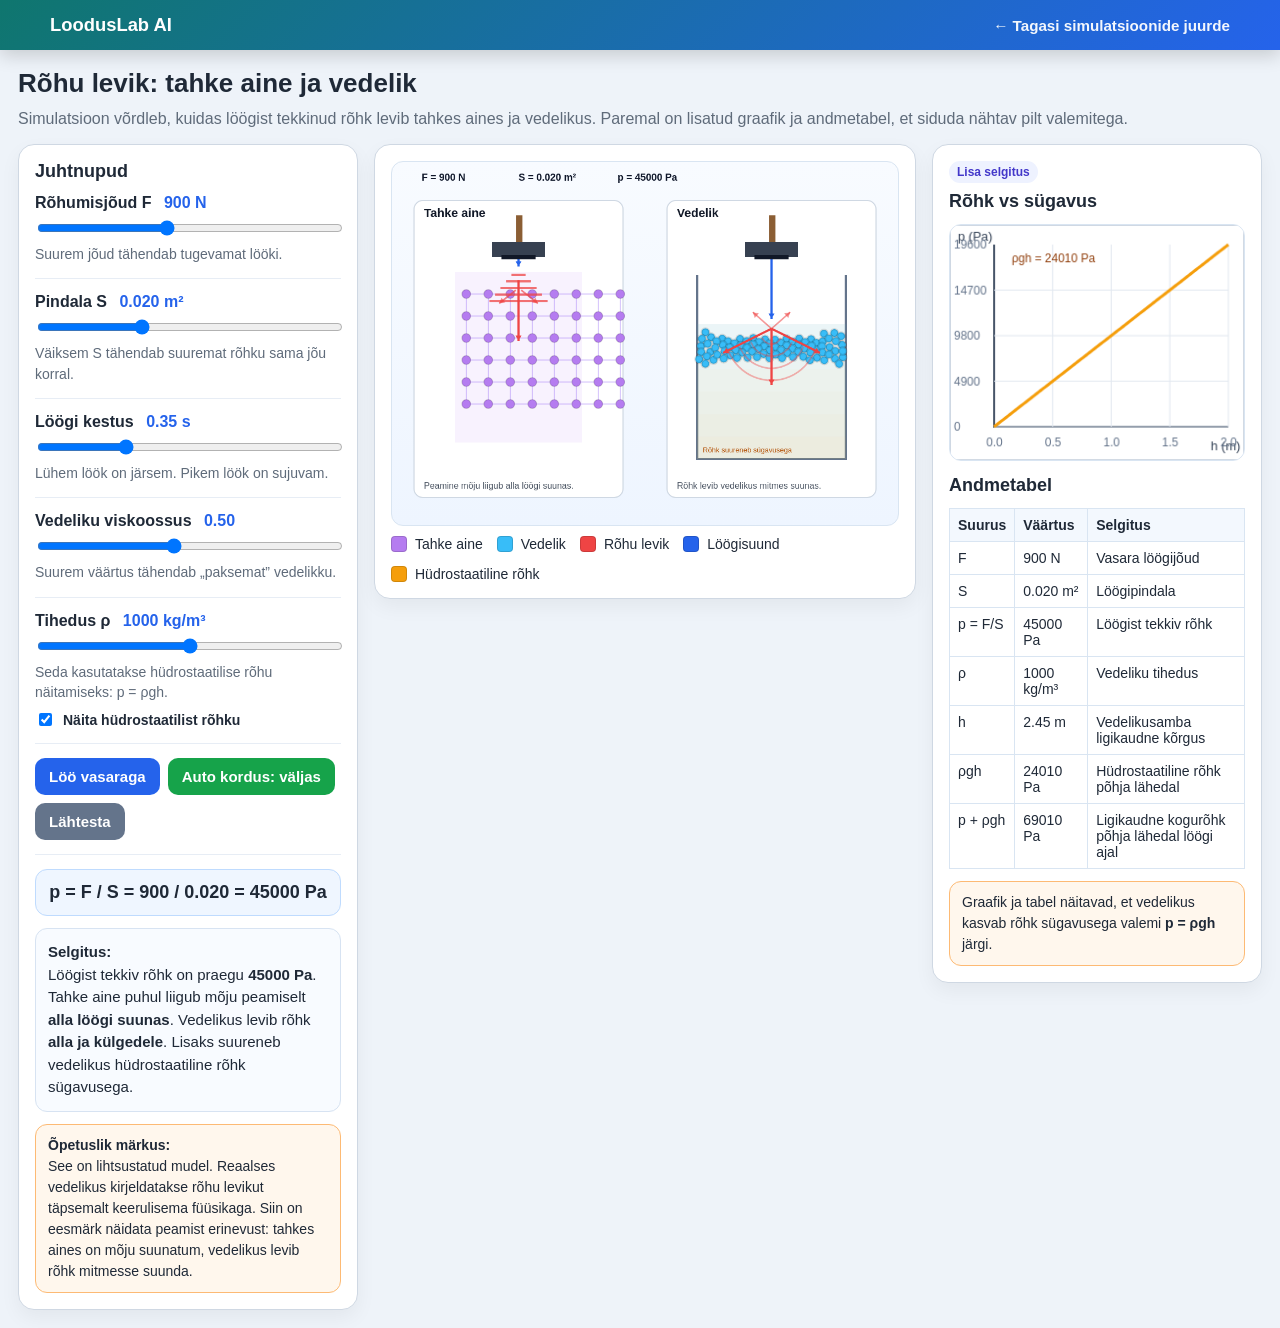
<file: simulations/vedeliku-rohk.html>
<!DOCTYPE html>
<html lang="et">
<head>
  <meta charset="UTF-8" />
  <meta name="viewport" content="width=device-width, initial-scale=1.0" />
  <title>Rõhu levik – tahke aine ja vedelik</title>
  <style>
    :root{
      --bg:#eef3f9;
      --panel:#ffffff;
      --line:#cfd8e3;
      --text:#1f2937;
      --muted:#5f6b7a;
      --blue:#2563eb;
      --green:#16a34a;
      --gray:#64748b;
      --red:#ef4444;
      --solid:#b57cf0;
      --solid-line:#8b5cf6;
      --liquid:#38bdf8;
      --liquid-dark:#0ea5e9;
      --orange:#f59e0b;
    }

    *{box-sizing:border-box}
    body{
      margin:0;
      font-family:Arial, Helvetica, sans-serif;
      background:var(--bg);
      color:var(--text);
    }
    .wrap{
      max-width:1380px;
      margin:0 auto;
      padding:18px;
    }
    h1{
      margin:0 0 8px;
      font-size:26px;
    }
    .subtitle{
      color:var(--muted);
      margin-bottom:14px;
      line-height:1.45;
    }
    .layout{
      display:grid;
      grid-template-columns:340px 1fr 330px;
      gap:16px;
      align-items:start;
    }
    .panel{
      background:var(--panel);
      border:1px solid var(--line);
      border-radius:16px;
      padding:16px;
      box-shadow:0 8px 20px rgba(0,0,0,0.05);
    }
    h2{
      margin:0 0 12px;
      font-size:18px;
    }
    .group{
      border-bottom:1px solid #e7edf5;
      padding-bottom:14px;
      margin-bottom:14px;
    }
    .group:last-child{
      margin-bottom:0;
      border-bottom:none;
      padding-bottom:0;
    }
    label{
      display:block;
      font-weight:700;
      margin-bottom:6px;
    }
    .value{
      color:var(--blue);
      font-weight:700;
      margin-left:8px;
    }
    input[type="range"]{
      width:100%;
      cursor:pointer;
    }
    .small{
      font-size:14px;
      color:var(--muted);
      line-height:1.45;
      margin-top:4px;
    }
    .row{
      display:flex;
      gap:8px;
      flex-wrap:wrap;
    }
    button{
      border:none;
      border-radius:10px;
      padding:10px 14px;
      font-size:15px;
      font-weight:700;
      color:#fff;
      cursor:pointer;
    }
    .btn-blue{background:var(--blue)}
    .btn-green{background:var(--green)}
    .btn-gray{background:var(--gray)}
    .formula{
      font-size:18px;
      font-weight:700;
      text-align:center;
      background:#eff6ff;
      border:1px solid #bfdbfe;
      border-radius:12px;
      padding:12px;
      margin-top:10px;
    }
    .explain{
      margin-top:12px;
      padding:12px;
      border-radius:12px;
      border:1px solid #d7e3f2;
      background:#f8fbff;
      line-height:1.5;
      font-size:15px;
    }
    .sim-wrap canvas,
    .side canvas{
      display:block;
      width:100%;
      height:auto;
      border-radius:12px;
      border:1px solid #d9e5f2;
      background:linear-gradient(to bottom, #f8fbff 0%, #eef5ff 100%);
    }
    .legend{
      display:flex;
      flex-wrap:wrap;
      gap:14px;
      margin-top:10px;
      font-size:14px;
    }
    .legend-item{
      display:flex;
      align-items:center;
      gap:8px;
    }
    .swatch{
      width:16px;
      height:16px;
      border-radius:4px;
      border:1px solid rgba(0,0,0,0.15);
    }
    table{
      width:100%;
      border-collapse:collapse;
      font-size:14px;
    }
    th, td{
      border:1px solid #d9e5f2;
      padding:8px;
      text-align:left;
      vertical-align:top;
    }
    th{
      background:#f3f8fe;
    }
    .note{
      margin-top:12px;
      padding:10px 12px;
      border-radius:12px;
      background:#fff7ed;
      border:1px solid #fdba74;
      font-size:14px;
      line-height:1.5;
    }
    .checkbox-row{
      display:flex;
      align-items:center;
      gap:8px;
      margin-top:8px;
      font-size:14px;
    }
    .pill{
      display:inline-block;
      padding:4px 8px;
      border-radius:999px;
      font-size:12px;
      font-weight:700;
      background:#eef2ff;
      color:#4338ca;
      margin-bottom:8px;
    }

    @media (max-width:1180px){
      .layout{
        grid-template-columns:1fr;
      }
    }
  </style>

<style id="looduslab-header-style">
  .ll-header {
    width: 100%;
    background: linear-gradient(135deg, #0f766e, #2563eb);
    color: white;
    padding: 14px 20px;
    box-sizing: border-box;
    font-family: Arial, Helvetica, sans-serif;
    position: sticky;
    top: 0;
    z-index: 9999;
    box-shadow: 0 6px 18px rgba(0,0,0,0.16);
  }

  .ll-header-inner {
    max-width: 1180px;
    margin: 0 auto;
    display: flex;
    align-items: center;
    justify-content: space-between;
    gap: 16px;
  }

  .ll-brand,
  .ll-back {
    color: white;
    text-decoration: none;
    font-weight: 800;
  }

  .ll-brand {
    font-size: 1.15rem;
  }

  .ll-back {
    font-size: 0.95rem;
    opacity: 0.95;
  }

  .ll-back:hover {
    text-decoration: underline;
  }

  @media (max-width: 600px) {
    .ll-header-inner {
      flex-direction: column;
      align-items: flex-start;
    }
  }
</style>

</head>
<body>

<!-- LoodusLab AI ühine päis -->
<header class="ll-header">
  <div class="ll-header-inner">
    <a href="../index.html" class="ll-brand">LoodusLab AI</a>
    <a href="../index.html#simulatsioonid" class="ll-back">← Tagasi simulatsioonide juurde</a>
  </div>
</header>

  <div class="wrap">
    <h1>Rõhu levik: tahke aine ja vedelik</h1>
    <div class="subtitle">
      Simulatsioon võrdleb, kuidas löögist tekkinud rõhk levib tahkes aines ja vedelikus.
      Paremal on lisatud graafik ja andmetabel, et siduda nähtav pilt valemitega.
    </div>

    <div class="layout">
      <!-- LEFT -->
      <div class="panel">
        <h2>Juhtnupud</h2>

        <div class="group">
          <label for="force">Rõhumisjõud F <span id="forceVal" class="value">900 N</span></label>
          <input id="force" type="range" min="100" max="2000" step="50" value="900">
          <div class="small">Suurem jõud tähendab tugevamat lööki.</div>
        </div>

        <div class="group">
          <label for="area">Pindala S <span id="areaVal" class="value">0.020 m²</span></label>
          <input id="area" type="range" min="0.005" max="0.050" step="0.001" value="0.020">
          <div class="small">Väiksem S tähendab suuremat rõhku sama jõu korral.</div>
        </div>

        <div class="group">
          <label for="duration">Löögi kestus <span id="durationVal" class="value">0.35 s</span></label>
          <input id="duration" type="range" min="0.10" max="1.00" step="0.05" value="0.35">
          <div class="small">Lühem löök on järsem. Pikem löök on sujuvam.</div>
        </div>

        <div class="group">
          <label for="viscosity">Vedeliku viskoossus <span id="viscosityVal" class="value">0.50</span></label>
          <input id="viscosity" type="range" min="0.10" max="1.00" step="0.05" value="0.50">
          <div class="small">Suurem väärtus tähendab „paksemat” vedelikku.</div>
        </div>

        <div class="group">
          <label for="density">Tihedus ρ <span id="densityVal" class="value">1000 kg/m³</span></label>
          <input id="density" type="range" min="600" max="1400" step="50" value="1000">
          <div class="small">Seda kasutatakse hüdrostaatilise rõhu näitamiseks: p = ρgh.</div>

          <div class="checkbox-row">
            <input type="checkbox" id="hydroToggle" checked>
            <label for="hydroToggle" style="margin:0; font-weight:600;">Näita hüdrostaatilist rõhku</label>
          </div>
        </div>

        <div class="group">
          <div class="row">
            <button id="hitBtn" class="btn-blue">Löö vasaraga</button>
            <button id="autoBtn" class="btn-green">Auto kordus: väljas</button>
            <button id="resetBtn" class="btn-gray">Lähtesta</button>
          </div>
        </div>

        <div class="formula" id="formulaBox">p = F / S = 900 / 0.020 = 45000 Pa</div>

        <div class="explain" id="explainBox">
          Tahke aine puhul liigub mõju peamiselt alla. Vedelikus levib rõhk alla ja külgedele.
          Sügavusega suureneb vedelikus ka hüdrostaatiline rõhk.
        </div>

        <div class="note">
          <strong>Õpetuslik märkus:</strong><br>
          See on lihtsustatud mudel. Reaalses vedelikus kirjeldatakse rõhu levikut täpsemalt keerulisema füüsikaga.
          Siin on eesmärk näidata peamist erinevust: tahkes aines on mõju suunatum, vedelikus levib rõhk mitmesse suunda.
        </div>
      </div>

      <!-- CENTER -->
      <div class="panel sim-wrap">
        <canvas id="simCanvas" width="920" height="660"></canvas>
        <div class="legend">
          <div class="legend-item"><span class="swatch" style="background:#b57cf0;"></span> Tahke aine</div>
          <div class="legend-item"><span class="swatch" style="background:#38bdf8;"></span> Vedelik</div>
          <div class="legend-item"><span class="swatch" style="background:#ef4444;"></span> Rõhu levik</div>
          <div class="legend-item"><span class="swatch" style="background:#2563eb;"></span> Löögisuund</div>
          <div class="legend-item"><span class="swatch" style="background:#f59e0b;"></span> Hüdrostaatiline rõhk</div>
        </div>
      </div>

      <!-- RIGHT -->
      <div class="panel side">
        <div class="pill">Lisa selgitus</div>
        <h2>Rõhk vs sügavus</h2>
        <canvas id="graphCanvas" width="300" height="240"></canvas>

        <div style="height:14px"></div>

        <h2>Andmetabel</h2>
        <table>
          <thead>
            <tr>
              <th>Suurus</th>
              <th>Väärtus</th>
              <th>Selgitus</th>
            </tr>
          </thead>
          <tbody id="dataTableBody"></tbody>
        </table>

        <div class="note" id="noteBox">
          Graafik näitab, et vedelikus kasvab rõhk sügavusega.
        </div>
      </div>
    </div>
  </div>

  <script>
    const simCanvas = document.getElementById("simCanvas");
    const simCtx = simCanvas.getContext("2d");

    const graphCanvas = document.getElementById("graphCanvas");
    const graphCtx = graphCanvas.getContext("2d");

    const forceSlider = document.getElementById("force");
    const areaSlider = document.getElementById("area");
    const durationSlider = document.getElementById("duration");
    const viscositySlider = document.getElementById("viscosity");
    const densitySlider = document.getElementById("density");
    const hydroToggle = document.getElementById("hydroToggle");

    const forceVal = document.getElementById("forceVal");
    const areaVal = document.getElementById("areaVal");
    const durationVal = document.getElementById("durationVal");
    const viscosityVal = document.getElementById("viscosityVal");
    const densityVal = document.getElementById("densityVal");

    const formulaBox = document.getElementById("formulaBox");
    const explainBox = document.getElementById("explainBox");
    const dataTableBody = document.getElementById("dataTableBody");
    const noteBox = document.getElementById("noteBox");

    const hitBtn = document.getElementById("hitBtn");
    const autoBtn = document.getElementById("autoBtn");
    const resetBtn = document.getElementById("resetBtn");

    let F = +forceSlider.value;
    let S = +areaSlider.value;
    let strikeDuration = +durationSlider.value;
    let viscosity = +viscositySlider.value;
    let density = +densitySlider.value;
    let showHydro = hydroToggle.checked;
    let pressure = F / S;

    const g = 9.8;
    let autoMode = false;
    let lastAutoHit = 0;

    const state = {
      striking: false,
      strikeStart: 0
    };

    const layout = {
      leftX: 40,
      topY: 70,
      boxW: 380,
      boxH: 540,
      rightX: 500
    };

    const solid = {
      cols: 8,
      rows: 6,
      particles: [],
      homeTop: 240,
      cellX: 40,
      cellY: 40
    };

    const liquid = {
      particles: [],
      left: layout.rightX + 55,
      right: layout.rightX + 325,
      surfaceY: 295,
      bottom: layout.topY + 470,
      targetLevels: []
    };

    function clamp(v, min, max) {
      return Math.max(min, Math.min(max, v));
    }

    function updateValues() {
      F = +forceSlider.value;
      S = +areaSlider.value;
      strikeDuration = +durationSlider.value;
      viscosity = +viscositySlider.value;
      density = +densitySlider.value;
      showHydro = hydroToggle.checked;
      pressure = F / S;

      forceVal.textContent = `${F.toFixed(0)} N`;
      areaVal.textContent = `${S.toFixed(3)} m²`;
      durationVal.textContent = `${strikeDuration.toFixed(2)} s`;
      viscosityVal.textContent = `${viscosity.toFixed(2)}`;
      densityVal.textContent = `${density.toFixed(0)} kg/m³`;

      formulaBox.textContent = `p = F / S = ${F.toFixed(0)} / ${S.toFixed(3)} = ${pressure.toFixed(0)} Pa`;

      explainBox.innerHTML = `
        <strong>Selgitus:</strong><br>
        Löögist tekkiv rõhk on praegu <strong>${pressure.toFixed(0)} Pa</strong>.
        Tahke aine puhul liigub mõju peamiselt <strong>alla löögi suunas</strong>.
        Vedelikus levib rõhk <strong>alla ja külgedele</strong>.
        ${showHydro ? `Lisaks suureneb vedelikus hüdrostaatiline rõhk sügavusega.` : `Hüdrostaatilise rõhu lisavaade on praegu peidetud.`}
      `;

      updateTable();
      drawGraph();
    }

    function updateTable() {
      const h = Math.max(0, (liquid.bottom - liquid.surfaceY) / 100);
      const hydroBottom = density * g * h;
      const totalBottom = pressure + hydroBottom;

      dataTableBody.innerHTML = `
        <tr>
          <td>F</td>
          <td>${F.toFixed(0)} N</td>
          <td>Vasara löögijõud</td>
        </tr>
        <tr>
          <td>S</td>
          <td>${S.toFixed(3)} m²</td>
          <td>Löögipindala</td>
        </tr>
        <tr>
          <td>p = F/S</td>
          <td>${pressure.toFixed(0)} Pa</td>
          <td>Löögist tekkiv rõhk</td>
        </tr>
        <tr>
          <td>ρ</td>
          <td>${density.toFixed(0)} kg/m³</td>
          <td>Vedeliku tihedus</td>
        </tr>
        <tr>
          <td>h</td>
          <td>${h.toFixed(2)} m</td>
          <td>Vedelikusamba ligikaudne kõrgus</td>
        </tr>
        <tr>
          <td>ρgh</td>
          <td>${hydroBottom.toFixed(0)} Pa</td>
          <td>Hüdrostaatiline rõhk põhja lähedal</td>
        </tr>
        <tr>
          <td>p + ρgh</td>
          <td>${totalBottom.toFixed(0)} Pa</td>
          <td>Ligikaudne kogurõhk põhja lähedal löögi ajal</td>
        </tr>
      `;

      noteBox.innerHTML = showHydro
        ? `Graafik ja tabel näitavad, et vedelikus kasvab rõhk sügavusega valemi <strong>p = ρgh</strong> järgi.`
        : `Praegu on rõhu-sügavuse lisaselgitus peidetud. Nähtavaks saab selle märkeruuduga.`;
    }

    function resetSolid() {
      solid.particles = [];
      const startX = layout.leftX + 95;
      for (let r = 0; r < solid.rows; r++) {
        for (let c = 0; c < solid.cols; c++) {
          const x = startX + c * solid.cellX;
          const y = solid.homeTop + r * solid.cellY;
          solid.particles.push({
            homeX: x,
            homeY: y,
            x, y,
            vx: 0, vy: 0
          });
        }
      }
    }

    function resetLiquid() {
      liquid.particles = [];
      const cols = 14;
      const rows = 6;
      const width = liquid.right - liquid.left;
      const dx = width / (cols - 1);
      const dy = 26;

      for (let r = 0; r < rows; r++) {
        for (let c = 0; c < cols; c++) {
          liquid.particles.push({
            x: liquid.left + c * dx + ((r % 2) ? 5 : 0),
            y: liquid.surfaceY + 12 + r * dy,
            vx: 0,
            vy: 0,
            radius: 7
          });
        }
      }
    }

    function resetAll() {
      state.striking = false;
      state.strikeStart = 0;
      resetSolid();
      resetLiquid();
      updateValues();
    }

    function startStrike() {
      state.striking = true;
      state.strikeStart = performance.now() / 1000;
    }

    function getStrikeProgress(now) {
      if (!state.striking) return 0;
      const elapsed = now - state.strikeStart;
      const t = elapsed / strikeDuration;
      if (t >= 1) {
        state.striking = false;
        return 0;
      }
      return Math.sin(Math.PI * t);
    }

    function applySolidStrike(progress) {
      const cx = layout.leftX + layout.boxW / 2;
      const cy = 220;
      solid.particles.forEach(p => {
        const dx = p.homeX - cx;
        const dy = p.homeY - cy;
        const spreadX = 70 + S * 2200;
        const spreadY = 140;
        const influence = Math.exp(-(dx * dx)/(spreadX*spreadX) - (dy * dy)/(spreadY*spreadY));

        p.vy += progress * (pressure / 35000) * 20 * influence;
        p.vx += (dx / 1200) * progress * (pressure / 50000) * 4;
      });
    }

    function updateSolid(dt) {
      const k = 0.12;
      const damp = 0.84;
      solid.particles.forEach(p => {
        p.vx += (p.homeX - p.x) * k * dt * 60;
        p.vy += (p.homeY - p.y) * k * dt * 60;
        p.vx *= damp;
        p.vy *= damp;
        p.x += p.vx;
        p.y += p.vy;
      });
    }

    function applyLiquidStrike(progress) {
      const cx = layout.rightX + layout.boxW / 2;
      const cy = liquid.surfaceY + 4;

      liquid.particles.forEach(p => {
        const dx = p.x - cx;
        const dy = p.y - cy;
        const dist = Math.sqrt(dx*dx + dy*dy) + 0.0001;
        const spread = 90 + S * 1800;
        const influence = Math.exp(-(dist * dist)/(spread * spread));

        p.vy += progress * (pressure / 35000) * 0.5 * influence;
        p.vx += (dx / dist) * progress * (pressure / 48000) * 1.4 * influence;

        if (dy > -10 && Math.abs(dx) < 75) {
          p.vy -= progress * (pressure / 42000) * 0.9 * influence;
        }
      });
    }

    function updateLiquid(dt) {
      const left = liquid.left;
      const right = liquid.right;
      const bottom = liquid.bottom;
      const surface = liquid.surfaceY;

      const gravity = 0.11;
      const damp = 0.988 - viscosity * 0.015;

      for (const p of liquid.particles) {
        p.vy += gravity;

        // "Sisemine vedelikurõhk" ja pinna hoidmine
        const depth = Math.max(0, p.y - surface);
        const hydroPush = depth * 0.0025;
        p.vy -= hydroPush;

        // Liiga sügavale vajumise vastu
        const bottomResistance = Math.max(0, p.y - (bottom - 18)) * 0.04;
        p.vy -= bottomResistance;

        // Pinna lähedal hoidev nõrk taastav mõju
        const surfaceRestore = (surface + 70 - p.y) * 0.0012;
        p.vy += surfaceRestore;

        p.vx *= damp;
        p.vy *= damp;

        p.x += p.vx * 60 * dt;
        p.y += p.vy * 60 * dt;

        if (p.x < left + p.radius) {
          p.x = left + p.radius;
          p.vx *= -0.4;
        }
        if (p.x > right - p.radius) {
          p.x = right - p.radius;
          p.vx *= -0.4;
        }
        if (p.y > bottom - p.radius) {
          p.y = bottom - p.radius;
          p.vy *= -0.35;
        }

        // Väga kõrgele tõusmise piir
        if (p.y < surface - 38) {
          p.y = surface - 38;
          p.vy *= -0.15;
        }
      }

      // Osakeste vaheline vastastikmõju
      for (let i = 0; i < liquid.particles.length; i++) {
        for (let j = i + 1; j < liquid.particles.length; j++) {
          const a = liquid.particles[i];
          const b = liquid.particles[j];
          const dx = b.x - a.x;
          const dy = b.y - a.y;
          const dist = Math.sqrt(dx*dx + dy*dy);
          const minDist = a.radius + b.radius - 0.5;

          if (dist > 0 && dist < minDist) {
            const overlap = (minDist - dist) / 2;
            const nx = dx / dist;
            const ny = dy / dist;

            a.x -= nx * overlap;
            a.y -= ny * overlap;
            b.x += nx * overlap;
            b.y += ny * overlap;

            a.vx -= nx * 0.03;
            a.vy -= ny * 0.03;
            b.vx += nx * 0.03;
            b.vy += ny * 0.03;
          }
        }
      }
    }

    function drawArrow(ctx, x1, y1, x2, y2, color, width=4) {
      const head = 11;
      const angle = Math.atan2(y2 - y1, x2 - x1);
      ctx.strokeStyle = color;
      ctx.fillStyle = color;
      ctx.lineWidth = width;
      ctx.beginPath();
      ctx.moveTo(x1, y1);
      ctx.lineTo(x2, y2);
      ctx.stroke();

      ctx.beginPath();
      ctx.moveTo(x2, y2);
      ctx.lineTo(x2 - head * Math.cos(angle - Math.PI/6), y2 - head * Math.sin(angle - Math.PI/6));
      ctx.lineTo(x2 - head * Math.cos(angle + Math.PI/6), y2 - head * Math.sin(angle + Math.PI/6));
      ctx.closePath();
      ctx.fill();
    }

    function roundRect(ctx, x, y, w, h, r) {
      ctx.beginPath();
      ctx.moveTo(x+r, y);
      ctx.arcTo(x+w, y, x+w, y+h, r);
      ctx.arcTo(x+w, y+h, x, y+h, r);
      ctx.arcTo(x, y+h, x, y, r);
      ctx.arcTo(x, y, x+w, y, r);
      ctx.closePath();
    }

    function drawHammer(ctx, x, y, w, h, impactW, progress) {
      const drop = progress * 14;
      const yy = y + drop;

      ctx.fillStyle = "#8b5e34";
      ctx.fillRect(x + w*0.45, yy - 48, 12, 50);

      ctx.fillStyle = "#374151";
      ctx.fillRect(x, yy, w, h);

      ctx.fillStyle = "#111827";
      ctx.fillRect(x + w/2 - impactW/2, yy + h - 4, impactW, 8);
    }

    function drawSim(progress) {
      simCtx.clearRect(0, 0, simCanvas.width, simCanvas.height);

      simCtx.fillStyle = "#0f172a";
      simCtx.font = "bold 18px Arial";
      simCtx.fillText(`F = ${F.toFixed(0)} N`, 54, 34);
      simCtx.fillText(`S = ${S.toFixed(3)} m²`, 230, 34);
      simCtx.fillText(`p = ${pressure.toFixed(0)} Pa`, 410, 34);

      // Boxes
      simCtx.fillStyle = "#ffffff";
      simCtx.strokeStyle = "#cfd8e3";
      simCtx.lineWidth = 2;

      roundRect(simCtx, layout.leftX, layout.topY, layout.boxW, layout.boxH, 16);
      simCtx.fill();
      simCtx.stroke();

      roundRect(simCtx, layout.rightX, layout.topY, layout.boxW, layout.boxH, 16);
      simCtx.fill();
      simCtx.stroke();

      simCtx.fillStyle = "#111827";
      simCtx.font = "bold 22px Arial";
      simCtx.fillText("Tahke aine", layout.leftX + 18, layout.topY + 30);
      simCtx.fillText("Vedelik", layout.rightX + 18, layout.topY + 30);

      drawSolid(progress);
      drawLiquid(progress);
    }

    function drawSolid(progress) {
      const x = layout.leftX;
      const y = layout.topY;
      const cx = x + layout.boxW / 2;
      const top = 205;

      simCtx.fillStyle = "rgba(181,124,240,0.10)";
      simCtx.fillRect(x + 75, 200, 230, 310);

      simCtx.strokeStyle = "rgba(139,92,246,0.33)";
      simCtx.lineWidth = 2;
      for (let r = 0; r < solid.rows; r++) {
        for (let c = 0; c < solid.cols; c++) {
          const i = r * solid.cols + c;
          const p = solid.particles[i];
          if (c < solid.cols - 1) {
            const q = solid.particles[i+1];
            simCtx.beginPath();
            simCtx.moveTo(p.x, p.y);
            simCtx.lineTo(q.x, q.y);
            simCtx.stroke();
          }
          if (r < solid.rows - 1) {
            const q = solid.particles[i + solid.cols];
            simCtx.beginPath();
            simCtx.moveTo(p.x, p.y);
            simCtx.lineTo(q.x, q.y);
            simCtx.stroke();
          }
        }
      }

      solid.particles.forEach(p => {
        simCtx.beginPath();
        simCtx.arc(p.x, p.y, 8, 0, Math.PI * 2);
        simCtx.fillStyle = "#b57cf0";
        simCtx.fill();
        simCtx.strokeStyle = "rgba(0,0,0,0.15)";
        simCtx.stroke();
      });

      drawArrow(simCtx, cx, 125, cx, 190, "#2563eb", 4);

      simCtx.strokeStyle = "rgba(239,68,68,0.75)";
      simCtx.lineWidth = 4;
      for (let i = 0; i < 5; i++) {
        const spread = 8 + i * 10 + S * 240;
        simCtx.beginPath();
        simCtx.moveTo(cx - spread, top + i * 12);
        simCtx.lineTo(cx + spread, top + i * 12);
        simCtx.stroke();
      }
      drawArrow(simCtx, cx, top+10, cx, top+120, "#ef4444", 4);
      drawArrow(simCtx, cx-5, top+28, cx-35, top+52, "rgba(239,68,68,0.65)", 3);
      drawArrow(simCtx, cx+5, top+28, cx+35, top+52, "rgba(239,68,68,0.65)", 3);

      const impactW = clamp(18 + S * 2200, 18, 110);
      drawHammer(simCtx, cx - 48, 145, 96, 28, impactW, progress);

      simCtx.fillStyle = "#4b5563";
      simCtx.font = "16px Arial";
      simCtx.fillText("Peamine mõju liigub alla löögi suunas.", x + 18, y + layout.boxH - 16);
    }

    function drawLiquid(progress) {
      const x = layout.rightX;
      const y = layout.topY;
      const cx = x + layout.boxW / 2;
      const surface = liquid.surfaceY;
      const left = liquid.left;
      const right = liquid.right;
      const bottom = liquid.bottom;

      // container
      simCtx.strokeStyle = "#64748b";
      simCtx.lineWidth = 4;
      simCtx.beginPath();
      simCtx.moveTo(left, y + 135);
      simCtx.lineTo(left, bottom);
      simCtx.lineTo(right, bottom);
      simCtx.lineTo(right, y + 135);
      simCtx.stroke();

      // liquid fill
      simCtx.fillStyle = "rgba(56,189,248,0.10)";
      simCtx.fillRect(left, surface, right-left, bottom-surface);

      // hydro bands
      if (showHydro) {
        const bands = 6;
        for (let i = 0; i < bands; i++) {
          const yy = surface + ((bottom - surface) / bands) * i;
          const alpha = 0.03 + i * 0.02;
          simCtx.fillStyle = `rgba(245,158,11,${alpha})`;
          simCtx.fillRect(left, yy, right-left, (bottom - surface) / bands);
        }

        simCtx.fillStyle = "#b45309";
        simCtx.font = "13px Arial";
        simCtx.fillText("Rõhk suureneb sügavusega", left + 10, bottom - 12);
      }

      liquid.particles.forEach(p => {
        simCtx.beginPath();
        simCtx.arc(p.x, p.y, p.radius, 0, Math.PI * 2);
        simCtx.fillStyle = "#38bdf8";
        simCtx.fill();
        simCtx.strokeStyle = "rgba(0,0,0,0.12)";
        simCtx.stroke();
      });

      drawArrow(simCtx, cx, 125, cx, surface - 10, "#2563eb", 4);
      drawArrow(simCtx, cx, surface + 10, cx, surface + 110, "#ef4444", 4);
      drawArrow(simCtx, cx, surface + 8, cx - 88, surface + 52, "#ef4444", 4);
      drawArrow(simCtx, cx, surface + 8, cx + 88, surface + 52, "#ef4444", 4);
      drawArrow(simCtx, cx, surface + 8, cx - 34, surface - 22, "rgba(239,68,68,0.55)", 3);
      drawArrow(simCtx, cx, surface + 8, cx + 34, surface - 22, "rgba(239,68,68,0.55)", 3);

      simCtx.strokeStyle = "rgba(239,68,68,0.4)";
      simCtx.lineWidth = 3;
      for (let i = 0; i < 4; i++) {
        simCtx.beginPath();
        simCtx.arc(cx, surface + 18, 18 + i*22 + progress*8, Math.PI*0.12, Math.PI*0.88);
        simCtx.stroke();
      }

      const impactW = clamp(18 + S * 2200, 18, 110);
      drawHammer(simCtx, cx - 48, 145, 96, 28, impactW, progress);

      simCtx.fillStyle = "#4b5563";
      simCtx.font = "16px Arial";
      simCtx.fillText("Rõhk levib vedelikus mitmes suunas.", x + 18, y + layout.boxH - 16);
    }

    function drawGraph() {
      graphCtx.clearRect(0, 0, graphCanvas.width, graphCanvas.height);

      const w = graphCanvas.width;
      const h = graphCanvas.height;
      const padL = 45;
      const padR = 16;
      const padT = 20;
      const padB = 34;

      graphCtx.fillStyle = "#ffffff";
      graphCtx.fillRect(0, 0, w, h);

      graphCtx.strokeStyle = "#cfd8e3";
      graphCtx.lineWidth = 1;
      graphCtx.strokeRect(0.5, 0.5, w-1, h-1);

      const graphW = w - padL - padR;
      const graphH = h - padT - padB;

      // axes
      graphCtx.strokeStyle = "#475569";
      graphCtx.lineWidth = 2;
      graphCtx.beginPath();
      graphCtx.moveTo(padL, padT);
      graphCtx.lineTo(padL, padT + graphH);
      graphCtx.lineTo(padL + graphW, padT + graphH);
      graphCtx.stroke();

      graphCtx.fillStyle = "#334155";
      graphCtx.font = "13px Arial";
      graphCtx.fillText("p (Pa)", 8, 16);
      graphCtx.fillText("h (m)", w - 34, h - 10);

      const maxH = 2.0;
      const maxP = density * g * maxH;

      // grid
      graphCtx.strokeStyle = "#e2e8f0";
      graphCtx.lineWidth = 1;
      for (let i = 1; i <= 4; i++) {
        const y = padT + (graphH / 4) * i;
        graphCtx.beginPath();
        graphCtx.moveTo(padL, y);
        graphCtx.lineTo(padL + graphW, y);
        graphCtx.stroke();
      }
      for (let i = 1; i <= 4; i++) {
        const x = padL + (graphW / 4) * i;
        graphCtx.beginPath();
        graphCtx.moveTo(x, padT);
        graphCtx.lineTo(x, padT + graphH);
        graphCtx.stroke();
      }

      // labels
      for (let i = 0; i <= 4; i++) {
        const depth = (maxH / 4) * i;
        const x = padL + (graphW / 4) * i;
        graphCtx.fillStyle = "#64748b";
        graphCtx.font = "12px Arial";
        graphCtx.fillText(depth.toFixed(1), x - 8, h - 14);
      }
      for (let i = 0; i <= 4; i++) {
        const pVal = (maxP / 4) * (4 - i);
        const y = padT + (graphH / 4) * i;
        graphCtx.fillText(Math.round(pVal).toString(), 4, y + 4);
      }

      if (showHydro) {
        graphCtx.strokeStyle = "#f59e0b";
        graphCtx.lineWidth = 3;
        graphCtx.beginPath();
        for (let i = 0; i <= 100; i++) {
          const depth = maxH * (i / 100);
          const pVal = density * g * depth;
          const x = padL + (depth / maxH) * graphW;
          const y = padT + graphH - (pVal / maxP) * graphH;
          if (i === 0) graphCtx.moveTo(x, y);
          else graphCtx.lineTo(x, y);
        }
        graphCtx.stroke();

        const currentH = Math.max(0, (liquid.bottom - liquid.surfaceY) / 100);
        const currentP = density * g * currentH;
        const px = padL + (currentH / maxH) * graphW;
        const py = padT + graphH - (currentP / maxP) * graphH;

        graphCtx.beginPath();
        graphCtx.arc(px, py, 5, 0, Math.PI * 2);
        graphCtx.fillStyle = "#d97706";
        graphCtx.fill();

        graphCtx.fillStyle = "#92400e";
        graphCtx.font = "12px Arial";
        graphCtx.fillText(`ρgh = ${currentP.toFixed(0)} Pa`, padL + 18, padT + 18);
      } else {
        graphCtx.fillStyle = "#64748b";
        graphCtx.font = "14px Arial";
        graphCtx.fillText("Hüdrostaatiline rõhk on peidetud.", 55, 120);
      }
    }

    let lastTime = performance.now() / 1000;

    function animate() {
      const now = performance.now() / 1000;
      const dt = Math.min(0.033, now - lastTime);
      lastTime = now;

      if (autoMode && !state.striking && now - lastAutoHit > 1.5) {
        startStrike();
        lastAutoHit = now;
      }

      const progress = getStrikeProgress(now);

      if (progress > 0) {
        applySolidStrike(progress);
        applyLiquidStrike(progress);
      }

      updateSolid(dt);
      updateLiquid(dt);
      drawSim(progress);

      requestAnimationFrame(animate);
    }

    forceSlider.addEventListener("input", updateValues);
    areaSlider.addEventListener("input", updateValues);
    durationSlider.addEventListener("input", updateValues);
    viscositySlider.addEventListener("input", updateValues);
    densitySlider.addEventListener("input", updateValues);
    hydroToggle.addEventListener("change", updateValues);

    hitBtn.addEventListener("click", startStrike);
    autoBtn.addEventListener("click", () => {
      autoMode = !autoMode;
      autoBtn.textContent = autoMode ? "Auto kordus: sees" : "Auto kordus: väljas";
    });
    resetBtn.addEventListener("click", () => {
      autoMode = false;
      autoBtn.textContent = "Auto kordus: väljas";
      resetAll();
    });

    resetAll();
    animate();
  </script>
</body>
</html>
</file>
<file: styles.css>
:root {
  --bg: #f4f8fb;
  --panel: #ffffff;
  --text: #102033;
  --muted: #5d6b7a;
  --primary: #0f766e;
  --primary-dark: #115e59;
  --secondary: #2563eb;
  --border: #d9e4ec;
  --soft: #e8f5f3;
  --shadow: 0 18px 45px rgba(15, 35, 52, 0.12);
  --shadow-strong: 0 30px 70px rgba(15, 35, 52, 0.18);
  --radius: 24px;
}

* {
  box-sizing: border-box;
}

html {
  scroll-behavior: smooth;
}

body {
  margin: 0;
  font-family: Arial, Helvetica, sans-serif;
  background:
    radial-gradient(circle at 10% 10%, rgba(37, 99, 235, 0.08), transparent 26%),
    radial-gradient(circle at 90% 30%, rgba(15, 118, 110, 0.08), transparent 26%),
    var(--bg);
  color: var(--text);
  line-height: 1.6;
}

a {
  color: inherit;
  text-decoration: none;
}

/* HERO */

.hero {
  min-height: 82vh;
  padding: 24px;
  background:
    radial-gradient(circle at 15% 20%, rgba(37, 99, 235, 0.30), transparent 28%),
    radial-gradient(circle at 85% 18%, rgba(15, 118, 110, 0.28), transparent 30%),
    radial-gradient(circle at 50% 80%, rgba(139, 92, 246, 0.18), transparent 25%),
    linear-gradient(135deg, #eef8ff 0%, #f5fffb 50%, #f4f8ff 100%);
}

.topbar {
  max-width: 1180px;
  margin: 0 auto;
  padding: 18px 22px;
  background: rgba(255, 255, 255, 0.76);
  border: 1px solid rgba(255, 255, 255, 0.85);
  border-radius: 999px;
  display: flex;
  align-items: center;
  justify-content: space-between;
  backdrop-filter: blur(14px);
  box-shadow: 0 12px 30px rgba(15, 35, 52, 0.08);
}

.logo {
  font-size: 1.35rem;
  font-weight: 900;
  letter-spacing: -0.03em;
  color: #0f172a;
}

.nav-link {
  font-weight: 800;
  color: var(--secondary);
}

.nav-link:hover {
  color: var(--primary-dark);
}

.hero-content {
  max-width: 1050px;
  margin: 92px auto 40px;
  text-align: center;
}

.eyebrow {
  margin: 0 0 12px;
  color: var(--primary);
  font-size: 0.9rem;
  font-weight: 900;
  text-transform: uppercase;
  letter-spacing: 0.08em;
}

h1 {
  margin: 0;
  font-size: clamp(2.8rem, 7vw, 6.3rem);
  line-height: 0.95;
  letter-spacing: -0.06em;
  font-weight: 900;
  max-width: 980px;
  margin-inline: auto;
}

.hero-text {
  max-width: 820px;
  margin: 26px auto 0;
  font-size: 1.22rem;
  color: var(--muted);
}

.hero-actions {
  margin-top: 34px;
  display: flex;
  justify-content: center;
  gap: 14px;
  flex-wrap: wrap;
}

.hero-mini-stats {
  margin-top: 28px;
  display: flex;
  justify-content: center;
  gap: 14px;
  flex-wrap: wrap;
}

.hero-mini-stats span {
  background: rgba(255, 255, 255, 0.72);
  border: 1px solid rgba(255, 255, 255, 0.85);
  padding: 10px 14px;
  border-radius: 999px;
  font-weight: 900;
  font-size: 0.95rem;
  color: #0f172a;
  box-shadow: 0 10px 25px rgba(15, 35, 52, 0.08);
}

/* BUTTONS */

.btn {
  display: inline-flex;
  align-items: center;
  justify-content: center;
  border-radius: 999px;
  padding: 13px 20px;
  font-weight: 900;
  border: 1px solid transparent;
  transition: 0.22s ease;
  cursor: pointer;
}

.btn.primary {
  background: linear-gradient(135deg, #0f766e, #2563eb);
  color: white;
  box-shadow: 0 14px 34px rgba(37, 99, 235, 0.25);
}

.btn.primary:hover {
  transform: translateY(-3px) scale(1.02);
  box-shadow: 0 18px 42px rgba(37, 99, 235, 0.30);
}

.btn.secondary {
  background: rgba(255, 255, 255, 0.9);
  color: var(--primary-dark);
  border-color: rgba(217, 228, 236, 0.9);
}

.btn.secondary:hover {
  border-color: var(--primary);
  transform: translateY(-3px);
}

.btn.small {
  padding: 10px 14px;
  font-size: 0.92rem;
}

/* LAYOUT */

main {
  max-width: 1180px;
  margin: 0 auto;
  padding: 42px 24px 76px;
}

.intro {
  display: grid;
  grid-template-columns: repeat(3, 1fr);
  gap: 18px;
  margin-top: -86px;
  position: relative;
  z-index: 2;
}

.intro-card {
  background: rgba(255, 255, 255, 0.92);
  border: 1px solid rgba(255, 255, 255, 0.82);
  border-radius: var(--radius);
  padding: 26px;
  box-shadow: var(--shadow);
  backdrop-filter: blur(10px);
}

.intro-card h2 {
  margin: 0 0 8px;
  font-size: 1.25rem;
}

.intro-card p {
  margin: 0;
  color: var(--muted);
}

/* SECTION HEADINGS */

.sim-section,
.benefits-section,
.stats-section,
.teacher-quickstart,
.learning-section {
  margin-top: 74px;
}

.section-heading {
  max-width: 780px;
}

.section-heading.center {
  text-align: center;
  margin-inline: auto;
}

.section-heading h2,
.teacher-box h2,
.quickstart-content h2,
.stats-heading h2 {
  margin: 0;
  font-size: clamp(2rem, 4vw, 3.15rem);
  line-height: 1.08;
  letter-spacing: -0.045em;
  font-weight: 900;
}

.section-heading p,
.teacher-box p,
.quickstart-content p,
.stats-heading p {
  color: var(--muted);
}

/* BENEFITS */

.benefits-grid {
  margin-top: 30px;
  display: grid;
  grid-template-columns: repeat(3, 1fr);
  gap: 18px;
}

.benefit-card,
.learning-card,
.guide-card,
.detail-card {
  background: rgba(255, 255, 255, 0.9);
  border: 1px solid rgba(217, 228, 236, 0.85);
  border-radius: var(--radius);
  padding: 26px;
  box-shadow: 0 14px 32px rgba(15, 35, 52, 0.08);
  transition: 0.22s ease;
  backdrop-filter: blur(10px);
}

.benefit-card:hover,
.learning-card:hover,
.guide-card:hover,
.detail-card:hover {
  transform: translateY(-4px);
  box-shadow: var(--shadow);
}

.benefit-icon {
  font-size: 2rem;
  margin-bottom: 14px;
}

.benefit-card h3,
.learning-card h3,
.guide-card h3,
.detail-card h3 {
  margin: 0 0 10px;
  font-size: 1.22rem;
}

.benefit-card p,
.learning-card p,
.guide-card p,
.detail-card p,
.detail-card li {
  margin: 0;
  color: var(--muted);
}

/* STATS */

.stats-wrap {
  background:
    radial-gradient(circle at 20% 10%, rgba(255, 255, 255, 0.22), transparent 28%),
    linear-gradient(135deg, #0f766e, #2563eb);
  border-radius: 32px;
  padding: 44px 30px;
  color: white;
  box-shadow: var(--shadow-strong);
}

.stats-heading {
  text-align: center;
  max-width: 760px;
  margin: 0 auto;
}

.stats-heading .eyebrow {
  color: rgba(255, 255, 255, 0.82);
}

.stats-heading p {
  color: rgba(255, 255, 255, 0.88);
}

.stats-grid {
  margin-top: 32px;
  display: grid;
  grid-template-columns: repeat(3, 1fr);
  gap: 18px;
}

.stat-card {
  background: rgba(255, 255, 255, 0.14);
  border: 1px solid rgba(255, 255, 255, 0.22);
  border-radius: 24px;
  padding: 26px;
  text-align: center;
  backdrop-filter: blur(8px);
}

.stat-number {
  font-size: 2.55rem;
  font-weight: 950;
  line-height: 1;
  margin-bottom: 10px;
}

.stat-label {
  font-size: 1rem;
  font-weight: 800;
  color: rgba(255, 255, 255, 0.92);
}

/* QUICKSTART */

.teacher-quickstart {
  background: rgba(255, 255, 255, 0.92);
  border: 1px solid rgba(217, 228, 236, 0.9);
  border-radius: 32px;
  padding: 40px;
  box-shadow: var(--shadow);
  backdrop-filter: blur(10px);
}

.quickstart-content {
  max-width: 800px;
}

.quickstart-steps {
  margin-top: 30px;
  display: grid;
  grid-template-columns: repeat(4, 1fr);
  gap: 18px;
}

.quickstep-card {
  background: #f8fafc;
  border: 1px solid var(--border);
  border-radius: 24px;
  padding: 24px;
  position: relative;
  transition: 0.22s ease;
}

.quickstep-card:hover {
  transform: translateY(-4px);
  box-shadow: 0 14px 34px rgba(15, 35, 52, 0.1);
}

.step-number {
  width: 40px;
  height: 40px;
  border-radius: 999px;
  background: linear-gradient(135deg, #0f766e, #2563eb);
  color: white;
  display: grid;
  place-items: center;
  font-weight: 950;
  margin-bottom: 14px;
}

.quickstep-card h3 {
  margin: 0 0 8px;
  font-size: 1.1rem;
}

.quickstep-card p {
  margin: 0;
  color: var(--muted);
}

.step-time {
  display: inline-block;
  margin-top: 16px;
  background: var(--soft);
  color: var(--primary-dark);
  border-radius: 999px;
  padding: 6px 10px;
  font-weight: 900;
  font-size: 0.85rem;
}

/* LEARNING */

.learning-grid {
  margin-top: 30px;
  display: grid;
  grid-template-columns: repeat(3, 1fr);
  gap: 18px;
}

/* CONTROLS */

.controls {
  margin-top: 26px;
  padding: 18px;
  background: rgba(255, 255, 255, 0.92);
  border: 1px solid rgba(217, 228, 236, 0.9);
  border-radius: var(--radius);
  display: flex;
  gap: 16px;
  align-items: center;
  justify-content: space-between;
  flex-wrap: wrap;
  box-shadow: 0 12px 30px rgba(15, 35, 52, 0.07);
  backdrop-filter: blur(10px);
}

#searchInput {
  min-width: 280px;
  flex: 1;
  border: 1px solid var(--border);
  border-radius: 999px;
  padding: 15px 18px;
  font-size: 1rem;
  outline: none;
  background: white;
}

#searchInput:focus {
  border-color: var(--primary);
  box-shadow: 0 0 0 4px rgba(15, 118, 110, 0.12);
}

.filters {
  display: flex;
  gap: 10px;
  flex-wrap: wrap;
}

.filter-btn {
  border: 1px solid var(--border);
  background: white;
  color: var(--text);
  border-radius: 999px;
  padding: 11px 15px;
  font-weight: 900;
  cursor: pointer;
  transition: 0.2s ease;
}

.filter-btn.active,
.filter-btn:hover {
  background: linear-gradient(135deg, #0f766e, #2563eb);
  color: white;
  border-color: transparent;
}

/* SIMULATION CARDS */

.cards {
  margin-top: 26px;
  display: grid;
  grid-template-columns: repeat(2, 1fr);
  gap: 22px;
}

.sim-card {
  background: rgba(255, 255, 255, 0.9);
  border: 1px solid rgba(217, 228, 236, 0.86);
  border-radius: 30px;
  padding: 24px;
  box-shadow: 0 20px 45px rgba(15, 35, 52, 0.10);
  backdrop-filter: blur(10px);
  display: flex;
  flex-direction: column;
  min-height: 420px;
  transition: 0.25s ease;
  overflow: hidden;
}

.sim-card:hover {
  transform: translateY(-8px);
  box-shadow: 0 30px 60px rgba(15, 35, 52, 0.16);
}

.card-top {
  display: flex;
  gap: 10px;
  align-items: center;
  flex-wrap: wrap;
}

.badge {
  background: var(--soft);
  color: var(--primary-dark);
  border-radius: 999px;
  padding: 6px 10px;
  font-size: 0.85rem;
  font-weight: 900;
}

.subject {
  color: var(--muted);
  font-size: 0.92rem;
  font-weight: 800;
}

.sim-preview {
  width: 100%;
  height: 200px;
  object-fit: cover;
  object-position: top center;
  border-radius: 20px;
  margin-top: 16px;
  border: 1px solid rgba(217, 228, 236, 0.95);
  background: #f8fafc;
  box-shadow: 0 14px 28px rgba(15, 35, 52, 0.10);
}

.sim-card h3 {
  margin: 18px 0 10px;
  font-size: 1.58rem;
  line-height: 1.2;
  letter-spacing: -0.025em;
}

.sim-card p {
  color: var(--muted);
  margin: 0;
}

.tags {
  display: flex;
  gap: 8px;
  flex-wrap: wrap;
  margin-top: 18px;
}

.tags span {
  background: #f1f5f9;
  color: #334155;
  border-radius: 999px;
  padding: 6px 10px;
  font-size: 0.85rem;
  font-weight: 800;
}

.card-actions {
  margin-top: auto;
  padding-top: 24px;
  display: flex;
  gap: 10px;
  flex-wrap: wrap;
}

.no-results {
  margin-top: 24px;
  padding: 18px;
  background: #fff7ed;
  border: 1px solid #fed7aa;
  color: #9a3412;
  border-radius: var(--radius);
  font-weight: 900;
}

.hidden {
  display: none !important;
}

/* TEACHER BOX */

.teacher-box {
  margin-top: 74px;
  padding: 44px;
  background:
    radial-gradient(circle at 12% 20%, rgba(255,255,255,0.20), transparent 28%),
    linear-gradient(135deg, #0f766e, #2563eb);
  color: white;
  border-radius: 36px;
  display: grid;
  grid-template-columns: 1.6fr auto;
  gap: 28px;
  align-items: center;
  box-shadow: var(--shadow-strong);
}

.teacher-box h2 {
  margin: 0;
  font-size: clamp(2.2rem, 5vw, 4.4rem);
  line-height: 0.95;
  letter-spacing: -0.05em;
}

.teacher-box p {
  margin-top: 18px;
  color: rgba(255,255,255,0.90);
  font-size: 1.1rem;
  max-width: 760px;
}

.teacher-box .eyebrow {
  color: rgba(255,255,255,0.78);
  margin-bottom: 14px;
}

.teacher-box .btn.primary {
  background: white;
  color: #0f172a;
  padding: 18px 26px;
  min-width: 220px;
  font-size: 1.05rem;
  font-weight: 900;
  border-radius: 22px;
  box-shadow: 0 18px 40px rgba(0,0,0,0.12);
}

.teacher-box .btn.primary:hover {
  transform: translateY(-4px);
}

/* GUIDE PAGE */

.guide-hero {
  min-height: 58vh;
}

.guide-grid {
  margin-top: 26px;
  display: grid;
  grid-template-columns: repeat(2, 1fr);
  gap: 20px;
}

.detail-card {
  margin-top: 24px;
}

.detail-card h4 {
  margin: 22px 0 8px;
  font-size: 1.05rem;
}

.prompt-box {
  background: #f8fafc;
  border: 1px solid var(--border);
  border-left: 6px solid var(--primary);
  border-radius: 18px;
  padding: 18px;
  color: #334155;
  font-weight: 700;
}

/* FOOTER */

footer {
  padding: 30px 24px;
  text-align: center;
  color: var(--muted);
}

/* ANIMATIONS */

.fade-in {
  opacity: 0;
  transform: translateY(24px);
  transition: 0.7s ease;
}

.fade-in.show {
  opacity: 1;
  transform: translateY(0);
}

/* RESPONSIVE */

@media (max-width: 980px) {
  .quickstart-steps {
    grid-template-columns: repeat(2, 1fr);
  }

  .benefits-grid,
  .learning-grid,
  .stats-grid {
    grid-template-columns: repeat(2, 1fr);
  }
}

@media (max-width: 850px) {
  .intro,
  .cards,
  .guide-grid {
    grid-template-columns: 1fr;
  }

  .intro {
    margin-top: -40px;
  }

  .teacher-box {
    flex-direction: column;
    align-items: flex-start;
  }

  .topbar {
    border-radius: 24px;
  }

  .hero-content {
    margin-top: 60px;
  }

  .sim-card {
    min-height: auto;
  }
}

@media (max-width: 650px) {
  .benefits-grid,
  .learning-grid,
  .stats-grid,
  .quickstart-steps {
    grid-template-columns: 1fr;
  }

  .stats-wrap,
  .teacher-quickstart {
    padding: 30px 18px;
  }
}

@media (max-width: 520px) {
  .hero {
    padding: 16px;
    min-height: auto;
  }

  main {
    padding-inline: 16px;
  }

  .topbar {
    flex-direction: column;
    gap: 10px;
  }

  .hero-content {
    margin-top: 46px;
  }

  h1 {
    font-size: clamp(2.25rem, 12vw, 3.4rem);
  }

  .hero-text {
    font-size: 1.02rem;
  }

  .controls {
    align-items: stretch;
  }

  #searchInput {
    min-width: 100%;
  }

  .filter-btn,
  .btn {
    width: 100%;
  }

  .card-actions {
    flex-direction: column;
  }

  .sim-preview {
    height: 170px;
  }

  .intro-card,
  .benefit-card,
  .learning-card,
  .sim-card,
  .guide-card,
  .detail-card {
    padding: 20px;
    border-radius: 22px;
  }
}


.ekoolikott-box {
  margin-top: 80px;
  background: var(--panel);
  border: 1px solid var(--border);
  border-radius: 28px;
  padding: 34px;
  box-shadow: var(--shadow);
}

.ek-short,
.ek-long {
  margin-top: 18px;
  background: #f8fafc;
  border-left: 5px solid var(--primary);
  border-radius: 18px;
  padding: 20px;
}

.ek-actions {
  margin-top: 20px;
  display: flex;
  gap: 12px;
  flex-wrap: wrap;
}

.hidden {
  display: none;
}

.ekoolikott-premium {
  margin-top: 80px;
}

.ek-header {
  max-width: 780px;
}

.ek-header h2 {
  margin: 0;
  font-size: clamp(2rem, 4vw, 3.15rem);
  line-height: 1.08;
  letter-spacing: -0.045em;
  font-weight: 900;
}

.ek-header p {
  color: var(--muted);
}

.ek-panel {
  margin-top: 24px;
  background: rgba(255,255,255,0.92);
  border: 1px solid rgba(217,228,236,0.9);
  border-radius: 32px;
  padding: 30px;
  box-shadow: var(--shadow);
  backdrop-filter: blur(12px);
}

.ek-short {
  background: linear-gradient(135deg, #f8fafc, #eef8ff);
  border: 1px solid var(--border);
  border-left: 6px solid var(--primary);
  border-radius: 22px;
  padding: 22px;
}

.ek-short h3 {
  margin: 0 0 8px;
  font-size: 1.25rem;
}

.ek-short p {
  margin: 0;
  color: var(--muted);
  font-weight: 700;
}

.ek-actions {
  margin-top: 20px;
  display: flex;
  gap: 12px;
  flex-wrap: wrap;
}

.ek-long-premium {
  display: grid;
  grid-template-rows: 0fr;
  opacity: 0;
  transform: translateY(-8px);
  transition:
    grid-template-rows 0.45s ease,
    opacity 0.35s ease,
    transform 0.35s ease;
}

.ek-long-premium.open {
  grid-template-rows: 1fr;
  opacity: 1;
  transform: translateY(0);
  margin-top: 22px;
}

.ek-long-inner {
  overflow: hidden;
  background: #ffffff;
  border: 1px solid var(--border);
  border-radius: 24px;
  padding: 0 24px;
}

.ek-long-premium.open .ek-long-inner {
  padding: 24px;
}

.ek-long-inner h3 {
  margin: 0 0 14px;
  font-size: 1.45rem;
}

.ek-long-inner h4 {
  margin: 24px 0 8px;
  font-size: 1.1rem;
}

.ek-long-inner p,
.ek-long-inner li {
  color: var(--muted);
}

.ek-long-inner ul {
  margin-top: 8px;
}

.contest-tag {
  display: inline-block;
  margin-top: 12px;
  background: var(--soft);
  color: var(--primary-dark) !important;
  border-radius: 999px;
  padding: 8px 12px;
  font-weight: 900;
}

@media (max-width: 620px) {
  .ek-panel {
    padding: 20px;
  }

  .ek-long-inner {
    padding: 0 18px;
  }

  .ek-long-premium.open .ek-long-inner {
    padding: 20px 18px;
  }
}

.hero-trust {
  margin-top: 18px;
  color: #334155;
  font-weight: 800;
  font-size: 1rem;
}

.toast {
  position: fixed;
  right: 24px;
  bottom: 24px;
  background: #0f172a;
  color: white;
  padding: 14px 18px;
  border-radius: 999px;
  font-weight: 900;
  box-shadow: var(--shadow-strong);
  opacity: 0;
  transform: translateY(16px);
  pointer-events: none;
  transition: 0.25s ease;
  z-index: 99999;
}

.toast.show {
  opacity: 1;
  transform: translateY(0);
}

.ready-pill {
  display: inline-block;
  margin-top: 18px;
  padding: 8px 14px;
  border-radius: 999px;
  background: rgba(255,255,255,0.18);
  color: white;
  font-size: 0.82rem;
  font-weight: 900;
}

.final-cta {
  margin-top: 80px;
  padding: 44px 28px;
  text-align: center;
  background: rgba(255,255,255,0.92);
  border: 1px solid var(--border);
  border-radius: 32px;
  box-shadow: var(--shadow);
}

.final-cta h2 {
  margin: 0;
  font-size: clamp(2rem, 4vw, 3rem);
  line-height: 1.08;
  letter-spacing: -0.045em;
}

.final-cta p {
  max-width: 700px;
  margin: 16px auto 0;
  color: var(--muted);
}


@media (max-width: 900px) {
  .teacher-box {
    grid-template-columns: 1fr;
    padding: 30px 22px;
  }

  .teacher-box .btn.primary {
    width: 100%;
  }

  .teacher-box h2 {
    font-size: clamp(2rem, 8vw, 3rem);
  }
}


/* FINAL MICROTYPOGRAPHY POLISH */

body {
  text-rendering: optimizeLegibility;
  -webkit-font-smoothing: antialiased;
}

p {
  max-width: 72ch;
}

h1,
h2,
h3 {
  text-wrap: balance;
}

.hero-text,
.section-heading p,
.quickstart-content p,
.stats-heading p,
.final-cta p {
  text-wrap: pretty;
}

.eyebrow {
  letter-spacing: 0.11em;
}

.sim-card h3,
.benefit-card h3,
.learning-card h3,
.quickstep-card h3,
.guide-card h3,
.detail-card h3 {
  letter-spacing: -0.025em;
}

.sim-card p,
.benefit-card p,
.learning-card p,
.quickstep-card p,
.intro-card p,
.detail-card p,
.detail-card li {
  font-size: 0.98rem;
  line-height: 1.65;
}

.hero-text {
  line-height: 1.7;
}

.badge,
.subject,
.tags span,
.step-time,
.ready-pill,
.hero-mini-stats span,
.stat-label {
  letter-spacing: 0.01em;
}

.btn {
  letter-spacing: -0.01em;
}

input::placeholder {
  color: #7b8794;
}

.ek-long-inner p,
.ek-long-inner li,
.ek-short p {
  line-height: 1.7;
}

.ek-long-inner h4 {
  letter-spacing: -0.02em;
}

footer p {
  max-width: none;
  font-size: 0.95rem;
}
</file>
